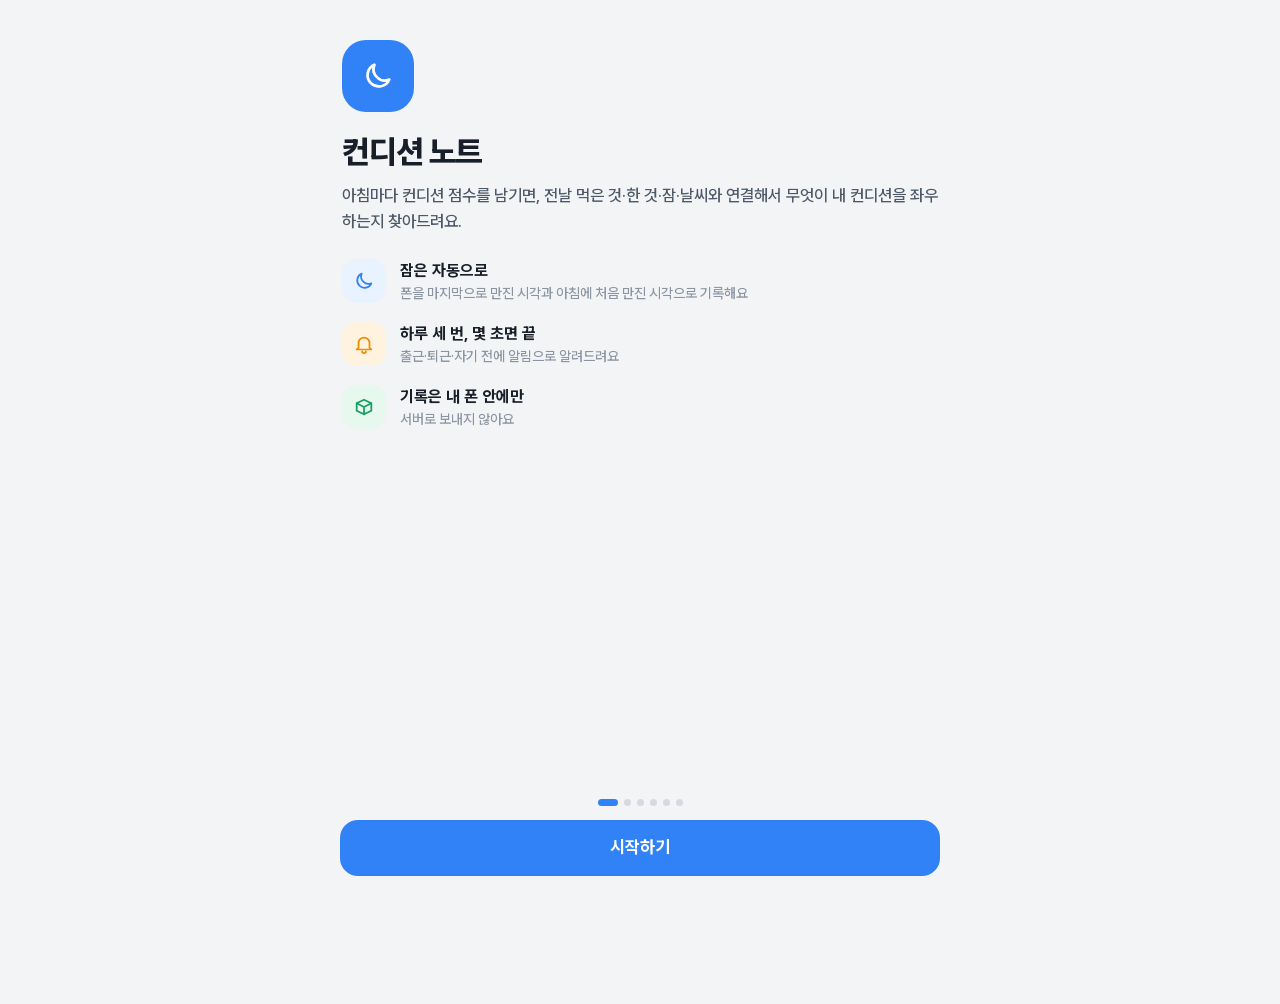
<file: condition-app/app/src/main/assets/www/index.html>
<!doctype html>
<html lang="ko">
<head>
<meta charset="utf-8">
<meta http-equiv="Content-Security-Policy" content="default-src 'none'; script-src 'self'; style-src 'self' 'unsafe-inline'; font-src 'self'; connect-src https://api.open-meteo.com https://air-quality-api.open-meteo.com">
<meta name="viewport" content="width=device-width, initial-scale=1, viewport-fit=cover">
<title>컨디션 노트</title>
<link rel="stylesheet" href="style.css">
</head>
<body>
<main id="view"></main>
<nav id="tabs" aria-label="화면 이동"></nav>
<div id="sheet"></div>
<div id="toast" role="status" hidden></div>
<script src="logic.js"></script>
<script src="sleep.js"></script>
<script src="views.js"></script>
<script src="app.js"></script>
</body>
</html>
</file>
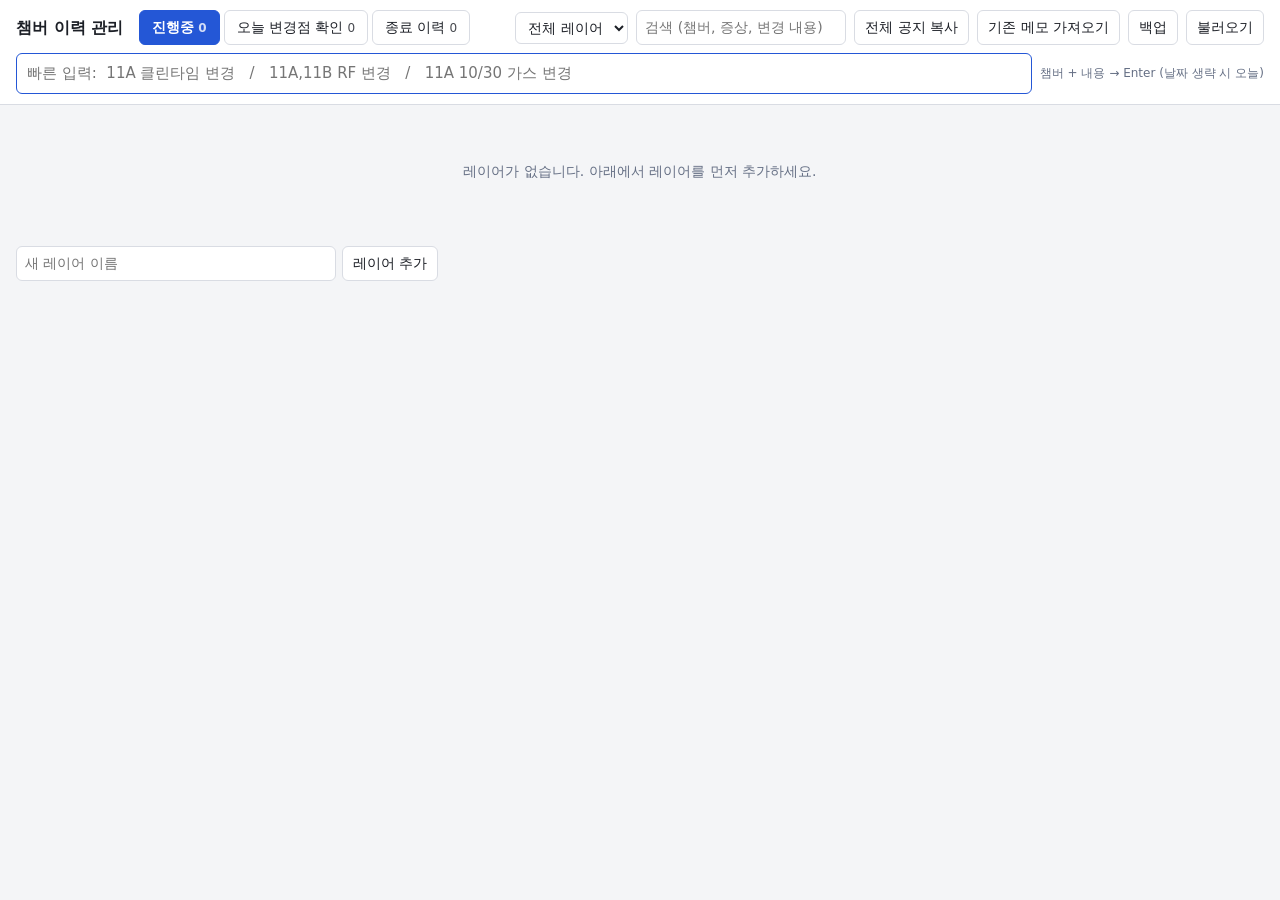
<file: chamber-log.html>
<!doctype html>
<html lang="ko">
<head>
<meta charset="utf-8">
<meta name="viewport" content="width=device-width, initial-scale=1">
<title>챔버 이력 관리</title>
<style>
:root{
  --bg:#f4f5f7; --panel:#fff; --line:#d9dce3; --text:#1c1f26; --sub:#667085;
  --accent:#2457d6; --accent-weak:#e8eefc; --danger:#c62828; --ok:#1b7f4b; --chip:#eef0f4; --today:#fff3c4; --today-line:#e0b400;
}
@media (prefers-color-scheme: dark){
  :root{ --bg:#15171c; --panel:#1f2229; --line:#343843; --text:#e7e9ee; --sub:#9aa3b2;
    --accent:#7aa2ff; --accent-weak:#263453; --danger:#ff7b7b; --ok:#5fd39a; --chip:#2a2e38; --today:#4a3f10; --today-line:#b89400; }
}
*{box-sizing:border-box}
body{margin:0;background:var(--bg);color:var(--text);font:14px/1.5 "Malgun Gothic","Apple SD Gothic Neo",system-ui,sans-serif}
header{position:sticky;top:0;z-index:5;background:var(--panel);border-bottom:1px solid var(--line);padding:10px 16px}
.top{display:flex;gap:8px;align-items:center;flex-wrap:wrap}
h1{font-size:16px;margin:0 8px 0 0}
.tabs{display:flex;gap:4px}
.tabs button{border:1px solid var(--line);background:transparent;color:var(--text);padding:6px 12px;border-radius:6px;cursor:pointer;font:inherit}
.tabs button.on{background:var(--accent);border-color:var(--accent);color:#fff;font-weight:600}
.tabs .n{opacity:.8;font-size:12px;margin-left:4px}
.spacer{flex:1}
input,select,button{font:inherit;color:inherit}
input,select{background:var(--panel);border:1px solid var(--line);border-radius:6px;padding:6px 8px;min-width:0}
input:focus,select:focus{outline:2px solid var(--accent);outline-offset:-1px}
button{cursor:pointer}
.btn{border:1px solid var(--line);background:var(--panel);border-radius:6px;padding:6px 10px}
.btn:hover{background:var(--chip)}
.btn.primary{background:var(--accent);border-color:var(--accent);color:#fff;font-weight:600}
.btn.sm{padding:2px 8px;font-size:12px}
.btn.ok{color:var(--ok);border-color:var(--ok)}
.btn.danger{color:var(--danger)}
.quick{display:flex;gap:8px;align-items:center;margin-top:8px}
.quick input{flex:1;font-size:15px;padding:8px 10px;border-color:var(--accent)}
.quick .hint{color:var(--sub);font-size:12px;white-space:nowrap}
main{max-width:1400px;margin:0 auto;padding:16px}
.layer{margin-bottom:22px}
.layer-h{display:flex;align-items:center;gap:6px;margin:0 0 6px;padding-bottom:4px;border-bottom:2px solid var(--accent)}
.layer-h h2{font-size:15px;margin:0 4px 0 0}
.layer-h .cnt{color:var(--sub);font-size:12px}
.lmemo{display:block;width:100%;margin-bottom:6px;border:0;border-bottom:1px dashed var(--line);border-radius:0;background:transparent;padding:3px 4px;color:var(--text)}
.lmemo:not(:placeholder-shown){font-weight:600}
.grid{background:var(--panel);border:1px solid var(--line);border-radius:8px;overflow:hidden}
.row{display:grid;grid-template-columns:72px 84px 190px 1fr auto;border-top:1px solid var(--line);align-items:stretch}
.row:first-child{border-top:0}
.row.head{background:var(--chip);color:var(--sub);font-size:12px}
.row.head>div{padding:3px 8px}
.row>*{border-right:1px solid var(--line)}
.row>*:last-child{border-right:0}
.row:focus-within:not(.head){background:var(--accent-weak)}
.chname{border:0;background:none;font-weight:700;font-size:15px;color:var(--accent);text-align:left;padding:4px 8px}
.chname:hover{text-decoration:underline}
.cell{border:0;border-radius:0;background:transparent;width:100%;padding:4px 8px}
.cell.wf{text-align:right}
.hist{display:flex;flex-wrap:wrap;gap:4px;padding:4px 6px;align-items:center}
.chip{border:1px solid var(--line);background:var(--chip);border-radius:4px;padding:1px 7px;white-space:nowrap}
button.chip:hover{border-color:var(--accent)}
.chip .d{color:var(--sub);margin-right:5px;font-variant-numeric:tabular-nums}
.chip.today{background:var(--today);border-color:var(--today-line)}
.rowinput{flex:1;min-width:150px;border:0;border-bottom:1px dashed var(--line);border-radius:0;background:transparent;padding:2px 4px}
.rowbtn{display:flex;gap:4px;align-items:center;padding:3px 6px}
.under{display:flex;gap:6px;margin-top:6px}
.under input{width:320px}
.closedinfo{padding:4px 8px;font-size:12px;color:var(--sub);white-space:nowrap}
.empty{color:var(--sub);text-align:center;padding:40px 0}
.daybar{display:flex;gap:6px;align-items:center;margin-bottom:12px;flex-wrap:wrap}
.dayrow{display:flex;gap:8px;padding:6px 10px;background:var(--panel);border:1px solid var(--line);border-radius:6px;margin-bottom:4px;flex-wrap:wrap}
.dayrow b{color:var(--accent)}
.dayrow .wf,.dayrow .sym{color:var(--sub)}
.dayrow .what{flex:1;min-width:200px;font-weight:600}
dialog{border:1px solid var(--line);border-radius:10px;background:var(--panel);color:var(--text);padding:16px;width:min(420px,92vw)}
dialog::backdrop{background:rgba(0,0,0,.4)}
dialog h3{margin:0 0 10px;font-size:15px}
dialog label{display:block;margin-bottom:8px;font-size:12px;color:var(--sub)}
dialog label input,dialog label select{display:block;width:100%;margin-top:2px;font-size:14px;color:var(--text)}
.daycols{display:grid;grid-template-columns:1fr 1fr;gap:18px;align-items:start}
.daycols h3{font-size:14px;margin:0 0 8px}
.daycols h4{font-size:13px;margin:10px 0 4px;color:var(--accent)}
.chk{display:flex;gap:8px;align-items:baseline;padding:5px 10px;background:var(--panel);border:1px solid var(--line);border-radius:6px;margin-bottom:4px;cursor:pointer}
.chk.done{opacity:.55;border-color:var(--ok)}
.chk .what{font-weight:600}
#dayMemo{display:block;width:100%;min-height:320px;font:14px/1.6 inherit;color:var(--text);background:var(--panel);border:1px solid var(--line);border-radius:8px;padding:10px;resize:vertical}
.alarm{display:flex;gap:6px;align-items:center;border:1px solid var(--line);border-radius:6px;padding:3px 8px;background:var(--panel)}
.alarm input[type=time]{padding:2px 6px}
.subnote{font-size:12px;color:var(--sub);margin-top:6px}
dialog pre{white-space:pre-wrap;word-break:break-all;max-height:50vh;overflow:auto;background:var(--chip);padding:10px;border-radius:6px;font:13px/1.6 inherit;margin:0}
@media (max-width:900px){ .daycols{grid-template-columns:1fr} }
dialog.wide{width:min(760px,94vw)}
dialog textarea{display:block;width:100%;height:180px;margin-top:2px;font:13px/1.5 inherit;color:var(--text);background:var(--panel);border:1px solid var(--line);border-radius:6px;padding:8px;white-space:pre;overflow:auto}
dialog .note{font-size:12px;color:var(--sub);margin:0 0 8px}
dialog .sum{font-size:13px;margin-top:6px;min-height:20px}
.pv{max-height:180px;overflow:auto;border:1px solid var(--line);border-radius:6px;margin-top:6px}
.pv>div{display:flex;flex-wrap:wrap;gap:6px;align-items:center;padding:3px 8px;border-top:1px solid var(--line)}
.pv>div:first-child{border-top:0}
.pv .pl{color:var(--sub);font-size:12px}.pv b{color:var(--accent)}.pv .pw{color:var(--sub)}.pv i{color:var(--sub)}
dialog menu{display:flex;justify-content:flex-end;gap:6px;padding:0;margin:12px 0 0}
#toast{position:fixed;left:50%;bottom:24px;transform:translateX(-50%);background:#222;color:#fff;padding:8px 14px;border-radius:6px;opacity:0;transition:opacity .2s;pointer-events:none;z-index:9}
#toast.show{opacity:.94}
@media (max-width:800px){ .row{grid-template-columns:60px 70px 1fr} .row>.hist,.row>.rowbtn{grid-column:1/-1;border-top:1px dashed var(--line)} .row.head{display:none} .quick .hint{display:none} }
</style>
</head>
<body>
<header>
  <div class="top">
    <h1>챔버 이력 관리</h1>
    <div class="tabs" id="tabs"></div>
    <span class="spacer"></span>
    <select id="layerFilter" title="레이어 필터"></select>
    <input id="q" type="search" placeholder="검색 (챔버, 증상, 변경 내용)" style="width:210px">
    <button class="btn" id="noticeAllBtn" title="모든 레이어를 챔버당 한 줄씩 텍스트로 복사">전체 공지 복사</button>
    <button class="btn" id="bulkBtn" title="메모장에 적어둔 기존 내용을 붙여넣어 한 번에 등록">기존 메모 가져오기</button>
    <button class="btn" id="exportBtn" title="JSON 파일로 백업">백업</button>
    <button class="btn" id="importBtn" title="백업 파일 불러오기">불러오기</button>
    <input type="file" id="importFile" accept=".json,application/json" hidden>
  </div>
  <form class="quick" id="quickForm" autocomplete="off">
    <input id="quick" placeholder="빠른 입력:  11A 클린타임 변경   /   11A,11B RF 변경   /   11A 10/30 가스 변경">
    <span class="hint">챔버 + 내용 → Enter (날짜 생략 시 오늘)</span>
  </form>
</header>
<main id="main"></main>
<dialog id="dlg"></dialog>
<div id="toast"></div>

<script>
'use strict';
const KEY = 'chamberLog.v2', OLD_KEY = 'chamberLog.v1';
const $ = s => document.querySelector(s);
const esc = s => String(s ?? '').replace(/[&<>"']/g, c => ({'&':'&amp;','<':'&lt;','>':'&gt;','"':'&quot;',"'":'&#39;'}[c]));
const uid = () => Date.now().toString(36) + Math.random().toString(36).slice(2, 7);
const natCmp = (a, b) => String(a).localeCompare(String(b), 'ko', {numeric: true, sensitivity: 'base'});
const same = (a, b) => String(a).trim().toLowerCase() === String(b).trim().toLowerCase();
const pad = n => String(n).padStart(2, '0');
const iso = d => `${d.getFullYear()}-${pad(d.getMonth() + 1)}-${pad(d.getDate())}`;
const today = () => iso(new Date());
function fmtDate(s) {
  if (!s) return '';
  const [y, m, d] = s.split('-');
  return (y === String(new Date().getFullYear()) ? '' : y.slice(2) + '/') + (+m) + '/' + (+d);
}
/* "10/30 내용" 처럼 앞에 날짜가 있으면 분리. 미래 날짜가 되면 작년으로 본다. */
/* 날짜 뒤에 이런 말이 오면 날짜가 아니라 변경 값(예: "20/20 을 100/100 으로")으로 본다 */
const NOT_DATE_NEXT = /^\s*(?:이라|에서|으로|을|를|로(?:\s|$)|→|->|~)/;
/* "M/D" 또는 "YY/M/D" 가 실제로 있는 날짜일 때만 yyyy-mm-dd 로 바꾼다. 26/26 같은 값은 null. */
function toIso(str) {
  const p = str.split('/').map(Number), now = new Date();
  const [mo, da] = p.slice(-2);
  let y = p.length === 3 ? 2000 + p[0] : now.getFullYear();
  if (mo < 1 || mo > 12 || da < 1 || da > 31) return null;
  let d = new Date(y, mo - 1, da);
  if (d.getMonth() !== mo - 1) return null;                 // 2/30 처럼 없는 날짜
  if (p.length === 2 && d - now > 86400000) d = new Date(y - 1, mo - 1, da); // 미래면 작년
  return iso(d);
}
function splitDate(text) {
  const m = text.match(/^((?:\d{2}\/)?\d{1,2}\/\d{1,2})\s+(.+)$/);
  const d = m && !NOT_DATE_NEXT.test(m[2]) && toIso(m[1]);
  return d ? {date: d, text: m[2].trim()} : {date: today(), text};
}

let S = normalize(load());
let tab = 'open';
let dayDate = today();

function load() {
  try {
    const r = JSON.parse(localStorage.getItem(KEY));
    if (r && Array.isArray(r.layers)) return normalize(r);
  } catch (e) {}
  try { // 이전 버전(카드형) 데이터 변환
    const o = JSON.parse(localStorage.getItem(OLD_KEY));
    if (o && Array.isArray(o.issues)) {
      const s = {layers: [], archive: []};
      for (const i of o.issues) {
        if (i.status === 'closed') { s.archive.push({id: i.id, layer: i.layer, chamber: i.chamber, wafers: i.wafers || '', symptom: i.symptom || '', actions: i.actions || [], closedAt: i.closedAt, closeReason: i.closeReason, closeMemo: i.closeMemo || ''}); continue; }
        let L = s.layers.find(l => same(l.name, i.layer));
        if (!L) s.layers.push(L = {id: uid(), name: i.layer, chambers: []});
        const c = L.chambers.find(c => same(c.name, i.chamber));
        if (c) c.actions.push(...(i.actions || []));
        else L.chambers.push({id: uid(), name: i.chamber, wafers: i.wafers || '', symptom: i.symptom || '', actions: i.actions || []});
      }
      return s;
    }
  } catch (e) {}
  return {layers: [], archive: []};
}
function normalize(s) {
  s.archive = Array.isArray(s.archive) ? s.archive : [];
  s.layers = Array.isArray(s.layers) ? s.layers : [];
  s.notes = s.notes && typeof s.notes === 'object' ? s.notes : {};     // 날짜별 기타 변경점 메모
  s.checked = s.checked && typeof s.checked === 'object' ? s.checked : {}; // 날짜별 확인 완료 항목
  s.alarm = s.alarm && typeof s.alarm === 'object' ? s.alarm : {on: false, time: '17:30'};
  for (const l of s.layers) {
    l.id = l.id || uid(); l.chambers = Array.isArray(l.chambers) ? l.chambers : [];
    for (const c of l.chambers) { c.id = c.id || uid(); c.wafers = c.wafers || ''; c.symptom = c.symptom || ''; c.actions = Array.isArray(c.actions) ? c.actions : []; }
  }
  for (const a of s.archive) { a.id = a.id || uid(); a.actions = Array.isArray(a.actions) ? a.actions : []; }
  return s;
}
function persist() {
  try { localStorage.setItem(KEY, JSON.stringify(S)); }
  catch (e) { toast('브라우저 저장 실패 - 백업 버튼으로 파일 저장하세요'); }
}
function save() { persist(); render(); }
function toast(msg) {
  const t = $('#toast'); t.textContent = msg; t.classList.add('show');
  clearTimeout(toast.h); toast.h = setTimeout(() => t.classList.remove('show'), 2200);
}
async function copy(text) {
  try { await navigator.clipboard.writeText(text); }
  catch (e) {
    const ta = document.createElement('textarea'); ta.value = text; document.body.appendChild(ta);
    ta.select(); document.execCommand('copy'); ta.remove();
  }
  toast('복사했습니다');
}

/* ---------- 데이터 헬퍼 ---------- */
const sortedActs = c => [...c.actions].sort((a, b) => a.date.localeCompare(b.date));
const hasContent = c => !!(c.wafers || c.symptom || c.actions.length);
const headLine = (name, c) => [name, c.wafers ? c.wafers + '매' : '', c.symptom].filter(Boolean).join(' ');
const actsLine = c => sortedActs(c).map(a => `${fmtDate(a.date)} ${a.text}`).join(', ');
const chLine = c => [headLine(c.name, c), actsLine(c)].filter(Boolean).join(' ');
const arLine = a => [headLine(a.chamber, a), actsLine(a)].filter(Boolean).join(' ') + ` → ${fmtDate(a.closedAt)} ${a.closeReason}${a.closeMemo ? ' ' + a.closeMemo : ''}`;
/* 공지용: 레이어 제목 아래로 챔버당 한 줄 (챔버 안에서는 줄바꿈 없음) */
const noticeLine = l => `[${l.name}]\n` + (l.memo ? `※ ${l.memo}\n` : '') + [...l.chambers].filter(hasContent).sort((a, c) => natCmp(a.name, c.name)).map(c => '- ' + chLine(c)).join('\n');
function findCh(cid) {
  for (const layer of S.layers) { const ch = layer.chambers.find(c => c.id === cid); if (ch) return {layer, ch}; }
  return {};
}
const lf = () => $('#layerFilter').value;
const query = () => $('#q').value.trim().toLowerCase();
const match = (...parts) => { const q = query(); return !q || parts.join(' ').toLowerCase().includes(q); };

/* ---------- 입력 대화상자 ---------- */
function ask(title, fields, okLabel = '저장', extra) {
  return new Promise(res => {
    const dlg = $('#dlg');
    dlg.innerHTML = `<form method="dialog"><h3>${esc(title)}</h3>` + fields.map(f => {
      if (f.type === 'select')
        return `<label>${esc(f.label)}<select name="${f.name}">${f.options.map(o => `<option${o === f.value ? ' selected' : ''}>${esc(o)}</option>`).join('')}</select></label>`;
      return `<label>${esc(f.label)}<input name="${f.name}" type="${f.type || 'text'}" value="${esc(f.value ?? '')}"${f.required ? ' required' : ''} autocomplete="off"></label>`;
    }).join('') + `<menu>${extra ? `<button class="btn danger" value="extra" formnovalidate>${esc(extra)}</button><span class="spacer"></span>` : ''}<button class="btn" value="cancel" formnovalidate>취소</button><button class="btn primary" value="ok">${esc(okLabel)}</button></menu></form>`;
    dlg.returnValue = '';
    dlg.onclose = () => {
      if (dlg.returnValue === 'extra') return res({_extra: true});
      if (dlg.returnValue !== 'ok') return res(null);
      const o = {};
      for (const f of fields) o[f.name] = dlg.querySelector(`[name="${f.name}"]`).value.trim();
      res(o);
    };
    dlg.showModal();
  });
}

/* ---------- 렌더링 ---------- */
function render() {
  const nOpen = S.layers.reduce((n, l) => n + l.chambers.filter(hasContent).length, 0);
  $('#tabs').innerHTML = [['open', '진행중', nOpen], ['day', '오늘 변경점 확인', dayEntries(today(), true).length + memoOf(today()).split('\n').filter(x => x.trim()).length], ['closed', '종료 이력', S.archive.length]]
    .map(([k, l, n]) => `<button data-tab="${k}" class="${tab === k ? 'on' : ''}">${l}<span class="n">${n}</span></button>`).join('');

  const sel = $('#layerFilter'), cur = sel.value;
  const names = [...new Set([...S.layers.map(l => l.name), ...S.archive.map(a => a.layer)])];
  sel.innerHTML = '<option value="">전체 레이어</option>' + names.map(n => `<option${n === cur ? ' selected' : ''}>${esc(n)}</option>`).join('');
  $('#quickForm').style.display = tab === 'open' ? '' : 'none';

  $('#main').innerHTML = tab === 'open' ? openHtml() : tab === 'closed' ? closedHtml() : dayHtml();
}

function chip(a, editable) {
  const cls = 'chip' + (a.date === today() ? ' today' : '');
  const inner = `<span class="d">${fmtDate(a.date)}</span>${esc(a.text)}`;
  return editable ? `<button class="${cls}" data-act="editAct" data-aid="${a.id}" title="눌러서 수정/삭제">${inner}</button>` : `<span class="${cls}">${inner}</span>`;
}

function openHtml() {
  const f = lf();
  const secs = S.layers.filter(l => !f || l.name === f).map((l, idx) => {
    const rows = [...l.chambers].sort((a, b) => natCmp(a.name, b.name))
      .filter(c => match(l.name, c.name, c.wafers, c.symptom, ...c.actions.map(a => a.text)));
    return `<section class="layer" data-lid="${l.id}">
      <div class="layer-h"><h2>${esc(l.name)}</h2><span class="cnt">진행 ${l.chambers.filter(hasContent).length} / 챔버 ${l.chambers.length}</span><span class="spacer"></span>
        <button class="btn sm primary" data-act="copyNotice" title="이 레이어를 챔버당 한 줄씩 텍스트로 복사">공지 복사</button>
        <button class="btn sm" data-act="layerUp" title="위로">▲</button><button class="btn sm" data-act="layerDown" title="아래로">▼</button>
        <button class="btn sm" data-act="renameLayer">이름 변경</button><button class="btn sm danger" data-act="delLayer">삭제</button></div>
      <input class="lmemo" data-lmemo value="${esc(l.memo || '')}" placeholder="레이어 메모 (한 줄)" autocomplete="off">
      ${rows.length ? `<div class="grid"><div class="row head"><div>챔버</div><div>최초매수</div><div>증상</div><div>변경 이력 →</div><div></div></div>
      ${rows.map(c => `<div class="row" data-cid="${c.id}">
        <button class="chname" data-act="editCh" title="챔버 이름 변경/삭제">${esc(c.name)}</button>
        <input class="cell wf" data-col="wafers" value="${esc(c.wafers)}" inputmode="numeric" placeholder="매수">
        <input class="cell" data-col="symptom" value="${esc(c.symptom)}" placeholder="증상">
        <div class="hist">${sortedActs(c).map(a => chip(a, true)).join('')}<input class="rowinput" data-col="act" placeholder="+ 변경 내용 입력 후 Enter"></div>
        <div class="rowbtn"><button class="btn sm" data-act="copyCh">복사</button><button class="btn sm ok" data-act="closeCh">완료</button></div>
      </div>`).join('')}</div>` : (l.chambers.length ? '' : '<div class="empty" style="padding:12px 0">아래 칸에 챔버 이름을 적어 추가하세요.</div>')}
      <form class="under" data-form="addCh" autocomplete="off"><input name="names" placeholder="챔버 추가 (여러 개: 11A 11B 12A)" required><button class="btn sm">추가</button></form>
    </section>`;
  }).join('');
  return (secs || '<div class="empty">레이어가 없습니다. 아래에서 레이어를 먼저 추가하세요.</div>') +
    `<form class="under" data-form="addLayer" autocomplete="off" style="margin-top:24px"><input name="name" placeholder="새 레이어 이름" required><button class="btn">레이어 추가</button></form>`;
}

function closedHtml() {
  const f = lf();
  const list = S.archive.filter(a => (!f || a.layer === f) && match(a.layer, a.chamber, a.wafers, a.symptom, a.closeReason, a.closeMemo, ...a.actions.map(x => x.text)));
  if (!list.length) return '<div class="empty">종료된 이력이 없습니다.</div>';
  const m = new Map();
  for (const a of list) { if (!m.has(a.layer)) m.set(a.layer, []); m.get(a.layer).push(a); }
  return [...m.entries()].map(([name, as]) => `<section class="layer">
    <div class="layer-h"><h2>${esc(name)}</h2><span class="cnt">${as.length}건</span><span class="spacer"></span>
      <button class="btn sm" data-act="copyArLayer" data-layer="${esc(name)}">전체 복사</button></div>
    <div class="grid"><div class="row head"><div>챔버</div><div>최초매수</div><div>증상</div><div>변경 이력 → 종료</div><div></div></div>
    ${as.sort((a, b) => (b.closedAt || '').localeCompare(a.closedAt || '') || natCmp(a.chamber, b.chamber)).map(a => `<div class="row" data-arid="${a.id}">
      <div class="chname">${esc(a.chamber)}</div>
      <div class="cell wf">${esc(a.wafers)}</div>
      <div class="cell">${esc(a.symptom)}</div>
      <div class="hist">${sortedActs(a).map(x => chip(x)).join('')}<span class="closedinfo">→ ${fmtDate(a.closedAt)} ${esc(a.closeReason)}${a.closeMemo ? ' · ' + esc(a.closeMemo) : ''}</span></div>
      <div class="rowbtn"><button class="btn sm" data-act="copyAr">복사</button><button class="btn sm" data-act="restore">되돌리기</button><button class="btn sm danger" data-act="delAr">삭제</button></div>
    </div>`).join('')}</div></section>`).join('');
}

function dayEntries(d, all) {
  const out = [];
  for (const l of S.layers) for (const c of l.chambers) for (const a of c.actions)
    if (a.date === d) out.push({key: a.id, layer: l.name, chamber: c.name, wafers: c.wafers, symptom: c.symptom, text: a.text});
  for (const r of S.archive) {
    for (const a of r.actions) if (a.date === d) out.push({key: a.id, layer: r.layer, chamber: r.chamber, wafers: r.wafers, symptom: r.symptom, text: a.text});
    if (r.closedAt === d) out.push({key: 'close:' + r.id, layer: r.layer, chamber: r.chamber, wafers: r.wafers, symptom: r.symptom, text: `[종료] ${r.closeReason}${r.closeMemo ? ' ' + r.closeMemo : ''}`});
  }
  if (all) return out;
  const f = lf();
  return out.filter(e => (!f || e.layer === f) && match(e.layer, e.chamber, e.symptom, e.text));
}
function dayGroups(d, all) {
  const m = new Map();
  for (const e of dayEntries(d, all)) { if (!m.has(e.layer)) m.set(e.layer, []); m.get(e.layer).push(e); }
  return [...m.entries()].map(([l, es]) => [l, es.sort((a, b) => natCmp(a.chamber, b.chamber))]);
}
const memoOf = d => (S.notes[d] || '').trim();
/* 그 날짜의 변경점 전체를 텍스트로: 표에 입력한 것 + 기타 메모 */
function dayText(d, all) {
  const g = dayGroups(d, all), m = memoOf(d);
  return `[${fmtDate(d)} 변경점]\n` +
    (g.map(([l, es]) => `[${l}]\n` + es.map(e => `${headLine(e.chamber, e)} - ${e.text}`).join('\n')).join('\n\n') || '(표에 입력한 변경 없음)') +
    (m ? `\n\n[기타 변경점]\n${m}` : '');
}
function dayHtml() {
  const groups = dayGroups(dayDate), done = new Set(S.checked[dayDate] || []);
  const total = groups.reduce((n, g) => n + g[1].length, 0), nDone = groups.reduce((n, g) => n + g[1].filter(e => done.has(e.key)).length, 0);
  return `<div class="daybar">
      <button class="btn" data-act="dayShift" data-n="-1">◀ 이전</button>
      <input type="date" id="dayDate" value="${dayDate}">
      <button class="btn" data-act="dayShift" data-n="1">다음 ▶</button>
      <button class="btn" data-act="dayToday">오늘</button>
      <span class="spacer"></span>
      <span class="alarm"><label><input type="checkbox" id="alarmOn"${S.alarm.on ? ' checked' : ''}> 확인 알림</label>
        <input type="time" id="alarmTime" value="${esc(S.alarm.time)}">
        <button class="btn sm" data-act="testAlarm">테스트</button></span>
      <button class="btn primary" data-act="copyDay">텍스트로 복사</button>
    </div>
    <div class="daycols">
      <div>
        <h3>표에 입력한 변경점 (자동) <span class="cnt" style="font-weight:400;color:var(--sub)">· 이상 없음 확인 ${nDone}/${total}</span></h3>
        ${groups.length ? groups.map(([l, es]) => `<h4>[${esc(l)}]</h4>` + es.map(e => `<label class="chk${done.has(e.key) ? ' done' : ''}">
          <input type="checkbox" data-key="${esc(e.key)}"${done.has(e.key) ? ' checked' : ''}>
          <span>${esc(headLine(e.chamber, e))} - <span class="what">${esc(e.text)}</span></span></label>`).join('')).join('')
          : `<div class="empty" style="padding:24px 0">${fmtDate(dayDate)} 에 표에 입력한 변경이 없습니다.</div>`}
        <div class="subnote">이상 여부를 확인한 항목은 체크하세요.</div>
      </div>
      <div>
        <h3>기타 변경점 메모 (표에 안 적은 것)</h3>
        <textarea id="dayMemo" spellcheck="false" placeholder="표에는 안 적지만 오늘 넣은 변경점을 자유롭게 적으세요.&#10;예) 11C 레시피 스텝3 시간 +2초&#10;예) 12A 더미 런 추가">${esc(S.notes[dayDate] || '')}</textarea>
        <div class="subnote">적는 즉시 자동 저장됩니다. 알림과 복사에 함께 포함됩니다.</div>
      </div>
    </div>
    <div class="subnote" style="margin-top:14px">확인 알림은 이 페이지가 브라우저에 열려 있을 때만 울립니다 (다른 탭을 보고 있어도 됩니다). 설정 시각이 지난 뒤에 페이지를 열면 열자마자 한 번 알려줍니다.</div>`;
}

/* ---------- 퇴근 전 확인 알림 ---------- */
const FIRED_KEY = 'chamberLog.alarmFired';
const BASE_TITLE = document.title;
function beep() {
  try {
    const ac = new (window.AudioContext || window.webkitAudioContext)();
    [0, 0.25, 0.5].forEach(t => {
      const o = ac.createOscillator(), g = ac.createGain();
      o.frequency.value = 880; g.gain.value = 0.15; o.connect(g); g.connect(ac.destination);
      o.start(ac.currentTime + t); o.stop(ac.currentTime + t + 0.15);
    });
  } catch (e) {}
}
function fireAlarm() {
  const text = dayText(today(), true);
  try {
    if ('Notification' in window && Notification.permission === 'granted') {
      const n = new Notification('퇴근 전 변경점 확인', {body: text.slice(0, 300)});
      n.onclick = () => window.focus();
    }
  } catch (e) {}
  beep();
  document.title = '🔔 변경점 확인! - ' + BASE_TITLE;
  const dlg = $('#dlg');
  dlg.className = 'wide';
  dlg.innerHTML = `<form method="dialog"><h3>🔔 퇴근 전 변경점 확인</h3>
    <p class="note">오늘 넣은 변경점입니다. 이상 여부를 확인하고, 표에 안 적은 변경점이 더 없는지도 확인하세요.</p>
    <pre>${esc(text)}</pre>
    <menu><button class="btn" value="cancel">닫기</button><button class="btn primary" value="ok">확인 화면으로 이동</button></menu></form>`;
  dlg.returnValue = '';
  dlg.onclose = () => {
    dlg.className = ''; document.title = BASE_TITLE;
    if (dlg.returnValue === 'ok') { tab = 'day'; dayDate = today(); render(); }
  };
  dlg.showModal();
}
function checkAlarm() {
  const a = S.alarm;
  if (!a.on || !a.time || $('#dlg').open) return; // 다른 창이 떠 있으면 다음 주기에 다시 시도
  const now = new Date(), hm = pad(now.getHours()) + ':' + pad(now.getMinutes()), mark = today() + ' ' + a.time;
  let fired = null; try { fired = localStorage.getItem(FIRED_KEY); } catch (e) {}
  if (hm >= a.time && fired !== mark) {
    try { localStorage.setItem(FIRED_KEY, mark); } catch (e) {}
    fireAlarm();
  }
}
setInterval(checkAlarm, 20000);

/* ---------- 이벤트 ---------- */
$('#tabs').addEventListener('click', e => { const b = e.target.closest('[data-tab]'); if (b) { tab = b.dataset.tab; render(); } });
$('#q').addEventListener('input', render);
$('#layerFilter').addEventListener('change', render);

function addAction(ch, raw) {
  const {date, text} = splitDate(raw.trim());
  if (!text) return false;
  ch.actions.push({id: uid(), date, text});
  return true;
}

/* 빠른 입력: "11A 내용", "11A,11B 내용", "11A 10/30 내용" */
$('#quickForm').addEventListener('submit', e => {
  e.preventDefault();
  const v = $('#quick').value.trim();
  const m = v.match(/^(\S+)\s+(.+)$/);
  if (!m) return toast('형식: 챔버 내용  (예: 11A 클린타임 변경)');
  const f = lf(), targets = [];
  for (const name of m[1].split(',').filter(Boolean)) {
    const hits = [];
    for (const l of S.layers) if (!f || l.name === f) for (const c of l.chambers) if (same(c.name, name)) hits.push({l, c});
    if (!hits.length) return toast(`챔버 "${name}" 이(가) 없습니다. 먼저 챔버를 추가하세요.`);
    if (hits.length > 1) return toast(`"${name}" 이(가) 여러 레이어(${hits.map(h => h.l.name).join(', ')})에 있습니다. 오른쪽 위에서 레이어를 선택하세요.`);
    targets.push(hits[0].c);
  }
  targets.forEach(c => addAction(c, m[2]));
  $('#quick').value = '';
  save(); $('#quick').focus();
  toast(`${targets.map(c => c.name).join(', ')} 에 추가했습니다`);
});

$('#main').addEventListener('keydown', e => {
  const t = e.target, col = t.dataset?.col;
  if (!col || e.isComposing) return;
  const row = t.closest('.row');
  if (e.key === 'Enter') {
    e.preventDefault();
    if (col === 'act') {
      const {ch} = findCh(row.dataset.cid);
      if (ch && addAction(ch, t.value)) { save(); document.querySelector(`.row[data-cid="${ch.id}"] .rowinput`)?.focus(); }
    } else row.querySelector(col === 'wafers' ? '[data-col=symptom]' : '[data-col=act]').focus();
  } else if (e.key === 'ArrowDown' || e.key === 'ArrowUp') {
    const all = [...document.querySelectorAll(`#main [data-col="${col}"]`)];
    const n = all[all.indexOf(t) + (e.key === 'ArrowDown' ? 1 : -1)];
    if (n) { e.preventDefault(); n.focus(); n.select?.(); }
  }
});

$('#main').addEventListener('change', e => {
  const t = e.target;
  if (t.id === 'dayDate' && t.value) { dayDate = t.value; render(); return; }
  if (t.dataset.lmemo !== undefined) {
    const l = S.layers.find(l => l.id === t.closest('.layer').dataset.lid);
    if (l) { l.memo = t.value.trim(); t.value = l.memo; persist(); }
    return;
  }
  if (t.dataset.key) {
    const set = new Set(S.checked[dayDate] || []);
    t.checked ? set.add(t.dataset.key) : set.delete(t.dataset.key);
    if (set.size) S.checked[dayDate] = [...set]; else delete S.checked[dayDate];
    save(); return;
  }
  if (t.id === 'alarmOn' || t.id === 'alarmTime') {
    S.alarm = {on: $('#alarmOn').checked, time: $('#alarmTime').value || '17:30'};
    persist();
    if (S.alarm.on) {
      try { if ('Notification' in window && Notification.permission === 'default') Notification.requestPermission(); } catch (err) {}
      toast(`매일 ${S.alarm.time} 에 알려드립니다 (페이지가 열려 있어야 합니다)`);
      checkAlarm();
    } else toast('확인 알림을 껐습니다');
    return;
  }
  const col = t.dataset.col;
  if (col === 'wafers' || col === 'symptom') {
    const {ch} = findCh(t.closest('.row').dataset.cid);
    if (!ch) return;
    ch[col] = col === 'wafers' ? t.value.replace(/[^\d]/g, '') : t.value.trim();
    t.value = ch[col];
    persist(); // 포커스를 유지하려고 화면은 다시 그리지 않음
  }
});

$('#main').addEventListener('input', e => {
  if (e.target.id !== 'dayMemo') return;
  if (e.target.value.trim()) S.notes[dayDate] = e.target.value; else delete S.notes[dayDate];
  persist(); // 입력 중 포커스를 유지하려고 화면은 다시 그리지 않음
});

$('#main').addEventListener('submit', e => {
  e.preventDefault();
  const f = e.target;
  if (f.dataset.form === 'addLayer') {
    const name = f.name.value.trim();
    if (S.layers.some(l => same(l.name, name))) return toast('같은 이름의 레이어가 이미 있습니다');
    const l = {id: uid(), name, chambers: []};
    S.layers.push(l); save();
    document.querySelector(`.layer[data-lid="${l.id}"] [name=names]`)?.focus();
  } else if (f.dataset.form === 'addCh') {
    const l = S.layers.find(l => l.id === f.closest('.layer').dataset.lid);
    const skipped = [];
    for (const name of f.names.value.split(/[\s,]+/).filter(Boolean)) {
      if (l.chambers.some(c => same(c.name, name))) skipped.push(name);
      else l.chambers.push({id: uid(), name, wafers: '', symptom: '', actions: []});
    }
    save();
    if (skipped.length) toast(`이미 있는 챔버는 건너뜀: ${skipped.join(', ')}`);
    document.querySelector(`.layer[data-lid="${l.id}"] [name=names]`)?.focus();
  }
});

$('#main').addEventListener('click', async e => {
  const b = e.target.closest('button[data-act]'); if (!b) return;
  const act = b.dataset.act;
  const lid = b.closest('.layer')?.dataset.lid, layer = S.layers.find(l => l.id === lid), li = S.layers.indexOf(layer);
  const {ch, layer: chLayer} = findCh(b.closest('.row')?.dataset.cid);
  const ar = S.archive.find(a => a.id === b.closest('.row')?.dataset.arid);

  if (act === 'copyCh') copy(chLine(ch));
  else if (act === 'copyNotice') { if (layer.chambers.some(hasContent)) copy(noticeLine(layer)); else toast('복사할 내용이 없습니다'); }
  else if (act === 'layerUp' || act === 'layerDown') {
    const j = li + (act === 'layerUp' ? -1 : 1);
    if (j >= 0 && j < S.layers.length) { [S.layers[li], S.layers[j]] = [S.layers[j], S.layers[li]]; save(); }
  }
  else if (act === 'renameLayer') {
    const r = await ask('레이어 이름 변경', [{name: 'name', label: '레이어 이름', value: layer.name, required: true}]);
    if (!r || !r.name || r.name === layer.name) return;
    if (S.layers.some(l => l !== layer && same(l.name, r.name))) return toast('같은 이름의 레이어가 이미 있습니다');
    S.archive.forEach(a => { if (a.layer === layer.name) a.layer = r.name; });
    layer.name = r.name; save();
  }
  else if (act === 'delLayer') {
    const n = layer.chambers.filter(hasContent).length;
    if (confirm(`레이어 "${layer.name}" 을(를) 삭제할까요?` + (n ? `\n\n진행중인 챔버 ${n}개의 내용도 함께 사라집니다. 되돌릴 수 없습니다.` : ''))) { S.layers.splice(li, 1); save(); }
  }
  else if (act === 'editCh') {
    const r = await ask('챔버', [{name: 'name', label: '챔버 이름', value: ch.name, required: true}], '저장', '챔버 삭제');
    if (!r) return;
    if (r._extra) {
      if (confirm(`챔버 "${ch.name}" 줄을 삭제할까요?` + (hasContent(ch) ? '\n적힌 내용도 함께 사라집니다.' : ''))) { chLayer.chambers = chLayer.chambers.filter(c => c !== ch); save(); }
    } else if (r.name) {
      if (chLayer.chambers.some(c => c !== ch && same(c.name, r.name))) return toast('같은 이름의 챔버가 이미 있습니다');
      ch.name = r.name; save();
    }
  }
  else if (act === 'editAct') {
    const a = ch.actions.find(x => x.id === b.dataset.aid);
    const r = await ask(`${ch.name} 변경 내용`, [{name: 'date', label: '날짜', type: 'date', value: a.date, required: true}, {name: 'text', label: '내용', value: a.text, required: true}], '저장', '삭제');
    if (!r) return;
    if (r._extra) ch.actions = ch.actions.filter(x => x !== a); else Object.assign(a, r);
    save();
  }
  else if (act === 'closeCh') {
    if (!hasContent(ch)) return toast('적힌 내용이 없는 챔버입니다');
    const r = await ask(`${ch.name} 종료 처리`, [
      {name: 'closeReason', label: '사유', type: 'select', options: ['PM', '수리', '기타'], value: 'PM'},
      {name: 'closedAt', label: '종료일', type: 'date', value: today(), required: true},
      {name: 'closeMemo', label: '메모 (선택)', value: ''}], '종료 이력으로 이동');
    if (!r) return;
    S.archive.push({id: uid(), layer: chLayer.name, chamber: ch.name, wafers: ch.wafers, symptom: ch.symptom, actions: ch.actions, ...r});
    Object.assign(ch, {wafers: '', symptom: '', actions: []});
    save(); toast(`${ch.name} 을(를) 종료 이력으로 옮기고 줄을 비웠습니다`);
  }
  else if (act === 'copyAr') copy(arLine(ar));
  else if (act === 'copyArLayer') copy(`■ ${b.dataset.layer}\n` + S.archive.filter(a => a.layer === b.dataset.layer).map(arLine).join('\n'));
  else if (act === 'restore') {
    let l = S.layers.find(l => same(l.name, ar.layer));
    if (!l) S.layers.push(l = {id: uid(), name: ar.layer, chambers: []});
    let c = l.chambers.find(c => same(c.name, ar.chamber));
    if (c && hasContent(c)) return toast(`${ar.chamber} 줄에 이미 진행중인 내용이 있어 되돌릴 수 없습니다`);
    if (!c) l.chambers.push(c = {id: uid(), name: ar.chamber});
    Object.assign(c, {wafers: ar.wafers, symptom: ar.symptom, actions: ar.actions});
    S.archive = S.archive.filter(a => a !== ar); save(); toast('진행중으로 되돌렸습니다');
  }
  else if (act === 'delAr') { if (confirm(`${arLine(ar)}\n\n이 이력을 완전히 삭제할까요? 되돌릴 수 없습니다.`)) { S.archive = S.archive.filter(a => a !== ar); save(); } }
  else if (act === 'dayShift') { const d = new Date(dayDate + 'T00:00:00'); d.setDate(d.getDate() + (+b.dataset.n)); dayDate = iso(d); render(); }
  else if (act === 'dayToday') { dayDate = today(); render(); }
  else if (act === 'copyDay') copy(dayText(dayDate));
  else if (act === 'testAlarm') fireAlarm();
});

$('#noticeAllBtn').addEventListener('click', () => {
  const f = lf(), ls = S.layers.filter(l => (!f || l.name === f) && l.chambers.some(hasContent));
  if (ls.length) copy(ls.map(noticeLine).join('\n\n')); else toast('복사할 내용이 없습니다');
});
/* ---------- 기존 메모 붙여넣기 가져오기 ---------- */
/* 메모장 양식을 유연하게 읽는다.
   - 챔버 줄: "- cvd09_d 상단맵 7/1 어쩌구" (맨 앞 "-" 는 있어도 없어도 됨, 매수는 "2232매" 또는 "2232" 로 있어도 없어도 됨)
   - 레이어 줄: "[CVD]", "■ CVD", 또는 ("-" 로 챔버를 구분하는 메모라면) "-" 없이 적힌 제목 줄
   - 날짜로 시작하는 줄, "-" 없이 날짜가 들어 있는 줄은 바로 위 챔버의 이력으로 이어 붙인다.
   - 26/26, 100/100 처럼 날짜가 될 수 없는 값, "20/20 을" 처럼 조사가 붙은 값은 날짜로 보지 않는다. */
function parseBulk(text, defLayer) {
  let layer = defLayer, cur = null; const items = [], bad = [];
  const lines = text.split(/\r?\n/).map(x => x.trim()).filter(Boolean);
  const BUL = /^[-•·*▶]+\s*/;
  const dashMode = lines.some(l => BUL.test(l));
  const clean = t => t.replace(/^[\s,]+|[\s,]+$/g, '');
  const split = rest => {
    const re = /(?:^|(?<=[\s,]))((?:\d{2}\/)?\d{1,2}\/\d{1,2})(?=\s|$)/g, marks = [];
    let m;
    while ((m = re.exec(rest))) {
      const end = m.index + m[0].length, d = !NOT_DATE_NEXT.test(rest.slice(end)) && toIso(m[1]);
      if (d) marks.push({start: m.index, end, d});
    }
    const actions = marks.map((k, n) => ({id: uid(), date: k.d, text: clean(rest.slice(k.end, n + 1 < marks.length ? marks[n + 1].start : rest.length))})).filter(a => a.text);
    return {pre: clean(rest.slice(0, marks.length ? marks[0].start : rest.length)), actions};
  };
  const append = r => {
    if (r.pre && r.actions.length) r.actions[0].text = r.pre + ' ' + r.actions[0].text;
    cur.actions.push(...r.actions);
  };
  for (const line of lines) {
    const h = line.match(/^\[(.+)\]$/) || line.match(/^■\s*(.+)$/);
    if (h) { layer = h[1].trim(); cur = null; continue; }
    if (/^※/.test(line)) continue; // 공지 복사에 들어간 레이어 메모 줄은 건너뜀
    const bullet = BUL.test(line), body = line.replace(BUL, '');
    if (!body) continue;
    const whole = split(body);
    if (cur && whole.actions.length && !whole.pre) { append(whole); continue; }
    if (dashMode && !bullet) {
      if (cur && whole.actions.length) append(whole);
      else { layer = body.replace(/[:：]\s*$/, '').trim(); cur = null; }
      continue;
    }
    if (!layer) { bad.push(line); continue; }
    const m = body.match(/^(\S+)\s*(.*)$/);
    let rest = m[2], wafers = '';
    const w = rest.match(/^(\d[\d,]*)\s*매\s*(.*)$/) || rest.match(/^(\d[\d,]+)(?:\s+(.*))?$/);
    if (w) { wafers = w[1].replace(/,/g, ''); rest = w[2] || ''; }
    const r = split(rest);
    items.push(cur = {layer, name: m[1], wafers, symptom: r.pre, actions: r.actions});
  }
  return {items, bad};
}
$('#bulkBtn').addEventListener('click', () => {
  const dlg = $('#dlg');
  dlg.className = 'wide';
  dlg.innerHTML = `<form method="dialog"><h3>기존 메모 가져오기</h3>
    <p class="note">메모장 내용을 그대로 붙여넣으세요. <b>한 줄에 챔버 하나</b>: <code>- cvd09_d 상단맵 7/1 어쩌구 저쩌구</code> (맨 앞 "-" 와 매수는 있어도 없어도 됩니다)<br>
    "-" 없이 적힌 제목 줄이나 <code>[CVD]</code> 줄은 레이어로 읽습니다. 아래 미리보기에서 제대로 나뉘었는지 확인한 뒤 가져오세요.</p>
    <label>레이어 (붙여넣은 내용에 [레이어] 줄이 없을 때 여기로 들어감)<input name="layer" list="bulkLayers" value="${esc(lf())}" autocomplete="off"><datalist id="bulkLayers">${S.layers.map(l => `<option value="${esc(l.name)}">`).join('')}</datalist></label>
    <label>내용<textarea name="text" spellcheck="false"></textarea></label>
    <div class="sum" id="bulkSum"></div>
    <menu><button class="btn" value="cancel" formnovalidate>취소</button><button class="btn primary" value="ok">가져오기</button></menu></form>`;
  const parsed = () => parseBulk(dlg.querySelector('[name=text]').value, dlg.querySelector('[name=layer]').value.trim());
  const upd = () => {
    const {items, bad} = parsed();
    $('#bulkSum').innerHTML = !(items.length || bad.length) ? '' :
      `인식: 챔버 <b>${items.length}</b>줄, 변경 이력 <b>${items.reduce((n, i) => n + i.actions.length, 0)}</b>건` +
      (bad.length ? ` · <span style="color:var(--danger)">레이어를 알 수 없는 ${bad.length}줄은 제외됩니다 (위 칸에 레이어를 적으세요)</span>` : '') +
      `<div class="pv">${items.map(i => `<div><span class="pl">${esc(i.layer)}</span><b>${esc(i.name)}</b>${i.wafers ? `<span class="pw">${esc(i.wafers)}매</span>` : ''}<span>${esc(i.symptom) || '<i>증상 없음</i>'}</span>${i.actions.map(a => `<span class="chip"><span class="d">${fmtDate(a.date)}</span>${esc(a.text)}</span>`).join('')}</div>`).join('')}</div>`;
  };
  dlg.addEventListener('input', upd);
  dlg.returnValue = '';
  dlg.onclose = () => {
    dlg.removeEventListener('input', upd);
    const ok = dlg.returnValue === 'ok', {items} = ok ? parsed() : {items: []};
    dlg.className = '';
    if (!items.length) { if (ok) toast('가져올 내용이 없습니다'); return; }
    for (const it of items) {
      let l = S.layers.find(l => same(l.name, it.layer));
      if (!l) S.layers.push(l = {id: uid(), name: it.layer, chambers: []});
      let c = l.chambers.find(c => same(c.name, it.name));
      if (!c) l.chambers.push(c = {id: uid(), name: it.name, wafers: '', symptom: '', actions: []});
      if (!c.wafers) c.wafers = it.wafers;
      if (!c.symptom) c.symptom = it.symptom;
      c.actions.push(...it.actions);
    }
    tab = 'open'; save(); toast(`챔버 ${items.length}줄을 가져왔습니다`);
  };
  dlg.showModal();
});

$('#exportBtn').addEventListener('click', () => {
  const a = document.createElement('a');
  a.href = URL.createObjectURL(new Blob([JSON.stringify(S, null, 2)], {type: 'application/json'}));
  a.download = `chamber-log-${today()}.json`; a.click(); URL.revokeObjectURL(a.href);
});
$('#importBtn').addEventListener('click', () => $('#importFile').click());
$('#importFile').addEventListener('change', async e => {
  const file = e.target.files[0]; e.target.value = ''; if (!file) return;
  try {
    const d = JSON.parse(await file.text());
    if (!d || !Array.isArray(d.layers)) throw 0;
    if (!confirm(`백업 파일(레이어 ${d.layers.length}개)로 현재 데이터를 덮어씁니다. 계속할까요?`)) return;
    S = normalize(d); save(); toast('불러왔습니다');
  } catch (err) { alert('올바른 백업 파일이 아닙니다.'); }
});

render();
checkAlarm();
</script>
</body>
</html>
</file>
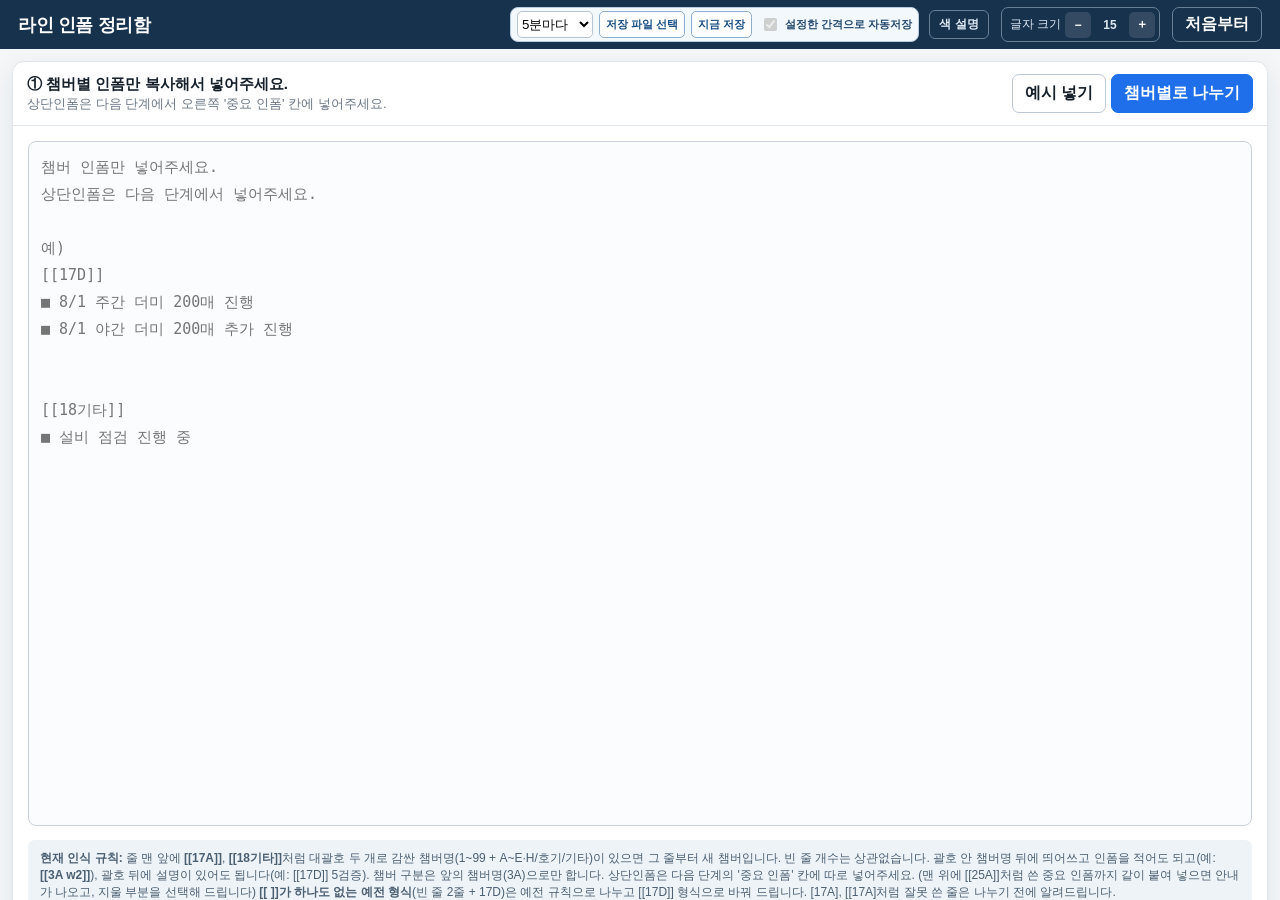
<file: inform-manager.html>
<!doctype html>
<html lang="ko">
<head>
  <meta charset="utf-8">
  <meta name="viewport" content="width=device-width, initial-scale=1">
  <title>라인 인폼 정리함</title>
  <style>
    :root {
      --bg: #f4f6f8; --panel: #fff; --ink: #17212b; --muted: #6b7785;
      --line: #dfe5eb; --navy: #17324d; --blue: #1f6feb; --blue2: #e9f2ff;
      --yellow: #fff4cc; --yellow-line: #e2b93b; --green: #e7f7ed; --green-line: #35a461;
      --red: #fff0f0; --red-line: #da4d4d; --shadow: 0 8px 26px rgba(26, 48, 70, .08);
      --content-font-size: 15px;
    }
    * { box-sizing: border-box; }
    html, body { height: 100%; }
    /* 위 띠 높이가 바뀌어도 아래 작업 화면이 남은 높이를 꽉 채우도록 세로로 쌓음 */
    body { display: flex; flex-direction: column; margin: 0; min-width: 980px; background: var(--bg); color: var(--ink); font-family: "Malgun Gothic", "Apple SD Gothic Neo", sans-serif; }
    button, textarea, input { font: inherit; }
    button { cursor: pointer; }
    header { display: flex; flex: 0 0 auto; align-items: center; gap: 12px; padding: 7px 18px; color: white; background: var(--navy); }
    .header-title { flex: 0 0 auto; }
    header h1 { margin: 0; font-size: 18px; letter-spacing: -.4px; white-space: nowrap; }
    .header-actions { display: flex; flex: 0 0 auto; gap: 8px; }
    .header-actions .btn { padding: 6px 12px; }
    .top-utilities { display: flex; align-items: center; gap: 10px; margin-left: auto; }
    .font-control { display: flex; align-items: center; gap: 4px; margin-right: 4px; padding: 2px 4px 2px 8px; border: 1px solid #698096; border-radius: 7px; color: #dce8f3; font-size: 12px; white-space: nowrap; }
    .font-control button { width: 26px; height: 26px; border: 0; border-radius: 5px; color: white; background: rgba(255,255,255,.12); font-weight: 900; }
    .font-control output { min-width: 30px; text-align: center; font-weight: 800; }
    .app { flex: 1; min-height: 0; overflow: auto; padding: 12px; }
    #workStep.active, #reviewStep.active { height: 100%; }
    .panel { background: var(--panel); border: 1px solid var(--line); border-radius: 12px; box-shadow: var(--shadow); }
    .toolbar { display: flex; align-items: center; justify-content: space-between; gap: 12px; padding: 12px 14px; border-bottom: 1px solid var(--line); }
    .toolbar h2 { margin: 0; font-size: 15px; white-space: nowrap; }
    .toolbar small { min-width: 0; color: var(--muted); }
    .editor-toolbar-actions { display: flex; align-items: center; gap: 10px; min-width: 0; }
    .editor-toolbar-actions small { overflow: hidden; text-overflow: ellipsis; white-space: nowrap; }
    .merge-btn { flex: 0 0 auto; white-space: nowrap; border: 1px solid #73a6df; border-radius: 6px; padding: 6px 9px; color: #145999; background: #eaf4ff; font-size: 11px; font-weight: 900; }
    .btn { border: 1px solid #bcc8d4; border-radius: 7px; padding: 8px 12px; color: var(--ink); background: white; font-weight: 700; }
    .btn:hover { filter: brightness(.97); }
    .btn.primary { border-color: var(--blue); color: white; background: var(--blue); }
    .btn.ghost-dark { border-color: #698096; color: white; background: transparent; }
    .btn.danger { border-color: #e4b4b4; color: #b52f2f; }
    .step { display: none; }
    .step.active { display: block; }
    .input-wrap { padding: 15px; }
    textarea { width: 100%; resize: none; border: 1px solid #c9d2dc; border-radius: 8px; padding: 12px; line-height: 1.65; outline: none; background: #fbfcfd; }
    textarea:focus { border-color: var(--blue); box-shadow: 0 0 0 3px rgba(31,111,235,.1); background: white; }
    #sourceText { height: calc(100vh - 215px); min-height: 450px; font-family: Consolas, "Malgun Gothic", monospace; }
    #sourceText, #editText, #importantText, #finalText, #finalImportant { font-size: var(--content-font-size); line-height: 1.8; }
    .hint { margin-top: 10px; padding: 10px 12px; border-radius: 7px; color: #4b6073; background: #eef3f7; font-size: 12px; }
    .workspace { display: grid; grid-template-columns: var(--unit-pane, 235px) 10px minmax(360px, 1fr) 10px var(--important-pane, 34%); gap: 2px; height: 100%; min-height: 540px; }
    .workspace > .panel { min-height: 0; overflow: hidden; }
    .splitter { position: relative; z-index: 2; border-radius: 6px; cursor: col-resize; touch-action: none; }
    .splitter::after { content: ''; position: absolute; top: 45%; bottom: 45%; left: 4px; width: 2px; min-height: 34px; border-radius: 2px; background: #aab8c5; transition: .15s; }
    .splitter:hover, .splitter.dragging { background: #dceaff; }
    .splitter:hover::after, .splitter.dragging::after { background: var(--blue); }
    .unit-pane { display: flex; flex-direction: column; }
    .unit-list { display: flex; flex-direction: column; gap: 3px; flex: 1; min-height: 0; overflow: auto; padding: 7px; }
    .unit-list > .unit { flex: 0 0 auto; margin: 0; }
    /* 오늘 진행만 보기 */
    .today-filter { display: flex; align-items: center; gap: 6px; margin: 0; padding: 7px 12px; border-bottom: 1px solid var(--line); color: #31506e; background: #f6f8fa; font-size: 12px; font-weight: 800; cursor: pointer; }
    .today-filter.on { color: #0f4c8a; background: #e3efff; box-shadow: inset 4px 0 0 var(--blue); }
    .unit.filtered-out { display: none; }
    .unit-empty { padding: 20px 10px; color: var(--muted); font-size: 12px; line-height: 1.6; text-align: center; }
    .unit-empty[hidden] { display: none; }
    .unit { display: flex; align-items: center; gap: 9px; width: 100%; margin: 3px 0; padding: 10px; border: 1px solid transparent; border-radius: 7px; text-align: left; background: transparent; }
    .unit:hover { background: #f3f6f9; }
    .unit.active { border-color: #8ebcff; background: var(--blue2); }
    .unit.changed { border-left: 5px solid var(--yellow-line); background: var(--yellow); }
    .unit.checked:not(.changed) { border-left: 5px solid var(--green-line); background: var(--green); }
    .unit.new-unit { box-shadow: inset 0 0 0 1px #8ebcff; }
    .unit.merged-unit { border-right: 4px solid #8b5cc7; box-shadow: inset 0 0 0 1px #c8afe9; }
    .unit .merged-label { color: #7544ad; font-weight: 900; }
    .unit.done { border-left: 5px solid #b6bec7; background: #eceff2; color: #8a949e; opacity: .6; }
    .unit.done .name { text-decoration: line-through; text-decoration-color: rgba(120,130,140,.6); }
    .unit.done.active { opacity: .85; border-color: #8ebcff; }
    /* 오늘 완료(회색)여도 내용 수정 표시(노란 줄)는 보이게 */
    .unit.done.changed { border-left-color: var(--yellow-line); }
    .unit .done-label { color: #6b7785; font-weight: 900; }
    .unit .name { flex: 1; font-size: var(--content-font-size); font-weight: 800; }
    .unit .count { color: var(--muted); font-size: 11px; }
    /* 나만 보는 챔버 메모 (최종 인폼·TXT·복사에는 안 들어감) */
    .unit .name-wrap { display: flex; flex: 1; flex-direction: column; align-items: flex-start; gap: 4px; min-width: 0; }
    .unit .name-wrap .name { flex: none; max-width: 100%; }
    .memo-tag { display: inline-block; max-width: 100%; overflow: hidden; padding: 1px 8px; border: 1px solid #f0a868; border-radius: 10px; color: #a8470b; background: #fff1e3; font-size: 11px; font-weight: 800; line-height: 1.6; text-overflow: ellipsis; white-space: nowrap; }
    /* 목록에서는 버튼 위쪽 테두리에 작게 걸쳐서 표시 (버튼 높이 그대로) */
    .unit { position: relative; }
    .unit .memo-tag { position: absolute; top: -8px; right: 8px; max-width: 75%; padding: 0 6px; font-size: 10px; line-height: 1.45; box-shadow: 0 0 0 2px var(--panel); }
    .unit-list { padding-top: 10px; gap: 6px; }
    /* 긴 챔버 이름은 단어 중간이 아니라 띄어쓰기에서 줄바꿈 */
    .unit .name { word-break: keep-all; overflow-wrap: anywhere; }
    .title-memo { cursor: pointer; font-size: 12px; }
    /* 꼬리표에 display를 지정해서 hidden이 안 먹던 문제 → 메모 없을 때 빈 꼬리표가 보였음 */
    .memo-tag[hidden] { display: none; }
    .title-memo:hover { border-color: #d97a2b; }
    .unit-menu { position: fixed; z-index: 50; width: 230px; padding: 6px; border: 1px solid var(--line); border-radius: 9px; background: white; box-shadow: 0 12px 34px rgba(0,0,0,.2); font-size: 13px; }
    .unit-menu[hidden] { display: none; }
    .unit-menu .menu-title { margin-bottom: 4px; padding: 4px 8px 7px; overflow: hidden; border-bottom: 1px solid var(--line); color: var(--muted); font-size: 11px; font-weight: 800; text-overflow: ellipsis; white-space: nowrap; }
    .unit-menu .menu-label { padding: 4px 8px 2px; color: var(--muted); font-size: 11px; font-weight: 800; }
    .unit-menu .menu-item { display: flex; align-items: center; gap: 6px; width: 100%; padding: 7px 10px; border: 0; border-radius: 6px; color: var(--ink); background: transparent; text-align: left; font-weight: 700; }
    .unit-menu .menu-item:hover, .unit-menu .menu-item:focus { outline: none; background: #eef3f8; }
    .unit-menu .menu-item .tick { width: 14px; color: #a8470b; font-weight: 900; }
    .unit-menu .menu-item.danger { color: #b52f2f; }
    .unit-menu .memo-edit { display: flex; gap: 5px; padding: 4px 6px 6px; }
    .unit-menu .memo-edit input { flex: 1; min-width: 0; padding: 5px 7px; border: 1px solid #b8c5d2; border-radius: 5px; font-size: 12px; }
    .unit-menu .memo-edit button { padding: 4px 9px; border: 1px solid var(--blue); border-radius: 5px; color: white; background: var(--blue); font-size: 12px; font-weight: 800; }
    .unit-menu .menu-sep { height: 1px; margin: 4px 0; background: var(--line); }
    .mini-btn { border: 1px solid #9cb8d5; border-radius: 6px; padding: 5px 7px; color: #15549a; background: #eef6ff; font-size: 11px; font-weight: 800; }
    .editor { display: flex; flex-direction: column; height: 100%; }
    .editor-body { display: flex; flex-direction: column; gap: 10px; flex: 1; min-height: 0; padding: 12px 14px 14px; }
    /* 윗줄: 챔버 제목 + 이 챔버에만 해당하는 체크 / 아랫줄: 보기 설정 */
    .selected-title { display: flex; flex-wrap: wrap; align-items: center; justify-content: space-between; gap: 6px 14px; }
    .selected-title strong { font-size: 20px; }
    .title-wrap { display: flex; align-items: center; gap: 8px; min-width: 0; max-width: 100%; }
    .title-wrap strong { overflow-wrap: break-word; min-width: 0; }
    .title-wrap .mini-btn { flex: 0 0 auto; white-space: nowrap; }
    .unit-flags { display: flex; flex-wrap: wrap; align-items: center; gap: 6px 16px; }
    .view-options { display: flex; flex-wrap: wrap; align-items: center; gap: 6px 18px; padding: 6px 10px; border: 1px solid var(--line); border-radius: 8px; background: #f6f8fa; }
    .target-check { display: flex; align-items: center; gap: 6px; font-size: 13px; font-weight: 700; white-space: nowrap; }
    .date-pick-btn { max-width: 210px; overflow: hidden; border: 1px solid #9eb2c6; border-radius: 4px; padding: 2px 8px; color: #17324d; background: white; font-size: 12px; font-weight: 800; text-overflow: ellipsis; white-space: nowrap; }
    .date-pick-btn:hover { border-color: var(--blue); }
    /* 인폼 강조 날짜 달력 (여러 날짜 선택) */
    .date-pop { position: fixed; z-index: 40; width: 256px; padding: 10px; border: 1px solid var(--line); border-radius: 10px; background: white; box-shadow: 0 12px 34px rgba(0,0,0,.18); }
    .date-pop[hidden] { display: none; }
    .cal-head { display: flex; align-items: center; justify-content: space-between; margin-bottom: 6px; font-size: 13px; font-weight: 900; }
    .cal-head button { width: 28px; height: 26px; border: 1px solid var(--line); border-radius: 5px; background: white; font-weight: 900; }
    .cal-grid { display: grid; grid-template-columns: repeat(7, 1fr); gap: 2px; }
    .cal-grid .wd { padding: 3px 0; color: var(--muted); font-size: 11px; text-align: center; }
    .cal-grid .sun { color: #c23b3b; }
    .cal-day { height: 30px; border: 1px solid transparent; border-radius: 5px; background: transparent; font-size: 12px; font-weight: 700; }
    .cal-day:hover { background: #eef3f8; }
    .cal-day.today { border-color: #8ebcff; }
    .cal-day.on { border-color: #e2b93b; color: #7a4b00; background: #ffe99a; }
    .cal-note { margin-top: 6px; color: var(--muted); font-size: 11px; }
    .cal-foot { display: flex; justify-content: space-between; gap: 6px; margin-top: 8px; }
    .shift-picker { display: flex; align-items: center; gap: 5px; padding: 4px 7px; border: 1px solid #b9c8d7; border-radius: 6px; color: #31506e; background: #f4f8fc; font-size: 12px; font-weight: 800; }
    .shift-picker select, .shift-picker input[type="date"], .target-check input[type="date"] {
      border: 1px solid #9eb2c6; border-radius: 4px; padding: 2px 4px; color: #17324d; background: white; font-weight: 800; font-size: 12px;
    }
    .shift-picker input[type="date"], .target-check input[type="date"] { width: 128px; }
    .editor-stack { position: relative; flex: 1; min-height: 210px; border-radius: 8px; background: #fbfcfd; }
    #editText { position: absolute; inset: 0; z-index: 2; width: 100%; height: 100%; min-height: 0; font-family: Consolas, "Malgun Gothic", monospace; }
    #editOverlay { display: none; position: absolute; inset: 0; z-index: 1; overflow: hidden; border: 1px solid #c9d2dc; border-radius: 8px; padding: 12px; color: var(--ink); background: #fbfcfd; pointer-events: none; white-space: pre-wrap; overflow-wrap: break-word; font-family: Consolas, "Malgun Gothic", monospace; font-size: var(--content-font-size); line-height: 1.8; }
    #editOverlayContent { min-height: 100%; }
    .editor-stack.highlight #editOverlay { display: block; }
    .editor-stack.highlight #editText { color: transparent; -webkit-text-fill-color: transparent; caret-color: #111; background: transparent; }
    .editor-stack.highlight #editText::selection { background: rgba(70, 135, 230, .28); }
    /* 굵게(bold)는 글자 폭이 달라져 실제 입력 위치와 어긋나므로 색·배경만 사용 */
    /* 강조 색은 '색 설정'에서 바꿀 수 있음 (굵게는 글자 폭이 달라져 쓰지 않음) */
    :root { --new-fg: #0869c4; --new-bg: transparent; --old-fg: #7a4b00; --old-bg: #ffe99a; }
    .overlay-new { color: var(--new-fg); background: var(--new-bg); }
    .overlay-yesterday { color: var(--old-fg); background: var(--old-bg); }
    /* Ctrl+B 굵게(일할 때만 보는 표시): 진짜 굵게는 글자 폭이 달라져 커서가 어긋나므로 그림자로 굵어 보이게만 함 */
    .ov-bold { text-shadow: .5px 0 0 currentColor, -.3px 0 0 currentColor; }
    .color-pop { width: 318px; }
    .color-sec { margin-bottom: 12px; }
    .color-sec h4 { display: flex; align-items: center; justify-content: space-between; margin: 0 0 6px; font-size: 12px; }
    .color-sec h4 small { color: #b4500f; font-size: 10px; font-weight: 700; }
    .swatches { display: flex; flex-wrap: wrap; gap: 5px; }
    .swatch { padding: 3px 8px; border: 2px solid #dfe5eb; border-radius: 5px; background: white; font-size: 12px; font-weight: 800; cursor: pointer; }
    .swatch.on { border-color: var(--blue); box-shadow: 0 0 0 2px rgba(31,111,235,.15); }
    .color-custom { display: flex; flex-wrap: wrap; align-items: center; gap: 6px 10px; margin-top: 7px; color: var(--muted); font-size: 11px; font-weight: 700; }
    .color-custom label { display: flex; align-items: center; gap: 4px; }
    .color-custom input[type="color"] { width: 32px; height: 24px; padding: 0; border: 1px solid #b8c5d2; border-radius: 4px; background: white; cursor: pointer; }
    .color-preview { margin: 4px 0 2px; padding: 6px 9px; border: 1px solid var(--line); border-radius: 6px; background: #fbfcfd; font-family: Consolas, "Malgun Gothic", monospace; font-size: 13px; line-height: 1.8; white-space: pre; overflow: hidden; }
    .edit-actions { display: flex; justify-content: space-between; gap: 8px; }
    .edit-actions-left { display: flex; gap: 8px; }
    .important { display: flex; flex-direction: column; height: 100%; }
    #importantText { flex: 1; margin: 12px; width: calc(100% - 24px); min-height: 180px; background: #fffdf5; }
    .autosave-box { padding: 7px 9px; border: 1px solid #b8cbe0; border-radius: 8px; background: #f3f8fd; }
    .autosave-box strong { display: block; margin-bottom: 5px; color: #264b70; font-size: 12px; }
    .autosave-row { display: flex; align-items: center; flex-wrap: wrap; gap: 6px; }
    .autosave-row select { height: 30px; border: 1px solid #b8c5d2; border-radius: 5px; background: white; }
    .autosave-row button { height: 30px; border: 1px solid #91aecb; border-radius: 5px; color: #174e83; background: white; font-size: 11px; font-weight: 800; }
    .autosave-check { display: flex; align-items: center; gap: 5px; margin-top: 7px; font-size: 11px; font-weight: 700; }
    .autosave-status { margin-top: 6px; color: var(--muted); font-size: 10px; line-height: 1.4; }
    .autosave-status.ok { color: #247744; }
    .autosave-status.error { color: #b13535; }
    .dot { display: inline-block; width: 9px; height: 9px; margin-right: 6px; border-radius: 50%; }
    /* 위 띠: 자동저장을 한 줄로 */
    .top-autosave { display: flex; align-items: center; gap: 8px; padding: 3px 6px; }
    .top-autosave strong { display: none; }
    .top-autosave .autosave-row { flex-wrap: nowrap; }
    .top-autosave .autosave-row select, .top-autosave .autosave-row button { height: 27px; white-space: nowrap; }
    .top-autosave .autosave-check { margin: 0; color: #264b70; white-space: nowrap; }
    .top-autosave .autosave-status { max-width: 200px; margin: 0; overflow: hidden; text-overflow: ellipsis; white-space: nowrap; }
    /* 색 설명은 마우스를 올렸을 때만 펼침 */
    .legend-wrap { position: relative; }
    .legend-toggle { padding: 5px 9px; border: 1px solid #698096; border-radius: 6px; color: #dce8f3; background: transparent; font-size: 12px; font-weight: 700; white-space: nowrap; cursor: help; }
    .legend-pop { display: none; position: absolute; top: calc(100% + 6px); right: 0; z-index: 30; flex-direction: column; gap: 7px; padding: 11px 14px; border: 1px solid var(--line); border-radius: 8px; color: var(--ink); background: white; box-shadow: var(--shadow); font-size: 12px; white-space: nowrap; }
    .legend-wrap:hover .legend-pop, .legend-wrap:focus-within .legend-pop { display: flex; }
    @media (max-width: 1500px) {
      .top-autosave .autosave-status { display: none; }
    }
    /* 좁은 창: 위 띠가 넘치지 않게 설명 글자만 숨김 (마우스를 올리면 보임) */
    @media (max-width: 1250px) {
      .top-autosave .autosave-check span, .font-control > span { display: none; }
    }
    /* 최종 확인: 중요 인폼 | 챔버 인폼 | 반영 확인 (칸을 나눠서 중요 인폼에 [[25A]]처럼 써도 챔버와 섞이지 않음) */
    .review { display: grid; grid-template-columns: var(--final-imp-pane, 26%) 10px minmax(360px, 1fr) 10px var(--check-pane, 28%); gap: 2px; height: 100%; min-height: 540px; }
    .review .panel { min-height: 0; overflow: hidden; }
    .review-box { height: calc(100% - 54px); overflow: auto; padding: 14px; }
    .review > .panel.final-box .review-box { overflow: hidden; }
    #finalText, #finalImportant { display: block; height: 100%; min-height: 500px; overflow: auto; font-family: Consolas, "Malgun Gothic", monospace; }
    #finalImportant { background: #fffdf5; }
    .final-box .toolbar small { overflow: hidden; text-overflow: ellipsis; white-space: nowrap; }
    .check-summary { display: grid; grid-template-columns: repeat(3, 1fr); gap: 8px; margin-bottom: 14px; }
    .stat { padding: 12px; border: 1px solid var(--line); border-radius: 8px; text-align: center; }
    .stat b { display: block; font-size: 22px; }
    .stat span { color: var(--muted); font-size: 11px; }
    .change-card { margin-bottom: 8px; padding: 11px; border: 1px solid var(--line); border-left: 5px solid var(--yellow-line); border-radius: 7px; background: #fffdf5; }
    .change-card.ok { border-left-color: var(--green-line); background: #f5fcf7; }
    .change-card.current { box-shadow: 0 0 0 2px #75aaf0; }
    .change-card strong { display: block; margin-bottom: 5px; }
    .change-card p { margin: 3px 0; color: var(--muted); font-size: 12px; }
    .jump-unit { display: flex; align-items: center; justify-content: space-between; gap: 8px; width: 100%; margin: -3px 0 4px; padding: 5px 7px; border: 1px solid #a9c5e4; border-radius: 6px; color: #123f70; background: #eef6ff; text-align: left; font-weight: 900; }
    .jump-unit:hover { border-color: #5796df; background: #dfeeff; }
    .jump-unit small { color: #527395; font-size: 10px; font-weight: 700; }
    dialog.merge-dialog { width: min(760px, calc(100vw - 40px)); border: 0; border-radius: 12px; padding: 0; color: var(--ink); box-shadow: 0 18px 60px rgba(0,0,0,.28); }
    dialog.merge-dialog::backdrop { background: rgba(13,31,49,.58); }
    .merge-dialog-head { padding: 16px 18px; color: white; background: var(--navy); }
    .merge-dialog-head h3 { margin: 0 0 4px; font-size: 17px; }
    .merge-dialog-head p { margin: 0; color: #cbd9e6; font-size: 11px; }
    .merge-dialog-body { padding: 16px 18px; }
    dialog.txt-dialog { width: min(480px, calc(100vw - 40px)); }
    .txt-dialog-text { margin: 0; font-size: 14px; line-height: 1.8; }
    .txt-dialog-text small { color: var(--muted); }
    #mergeText { height: 360px; font-family: Consolas, "Malgun Gothic", monospace; font-size: 14px; }
    .merge-notice { margin: 0 0 10px; padding: 9px 11px; border-radius: 6px; color: #6d5400; background: #fff5ce; font-size: 11px; }
    .merge-dialog-actions { display: flex; justify-content: flex-end; gap: 8px; margin-top: 12px; }
    .diff-group { margin-top: 9px; }
    .diff-label { margin-bottom: 4px; color: var(--muted); font-size: 11px; font-weight: 800; }
    .diff-line { margin: 3px 0; padding: 6px 8px; border-radius: 5px; white-space: pre-wrap; word-break: break-word; font-size: var(--content-font-size); line-height: 1.65; }
    .diff-line.add { color: #176b37; background: #ddf5e6; }
    .diff-line.remove { color: #a03232; background: #ffe3e3; text-decoration: line-through; }
    .empty { padding: 28px 12px; color: var(--muted); text-align: center; }
    .toast { position: fixed; right: 22px; bottom: 22px; z-index: 5; padding: 12px 17px; border-radius: 8px; color: white; background: #23384b; box-shadow: var(--shadow); opacity: 0; transform: translateY(10px); pointer-events: none; transition: .2s; }
    .toast.show { opacity: 1; transform: translateY(0); }
  </style>
</head>
<body>
  <header>
    <div class="header-title" title="전체 인폼을 챔버별로 나누고, 수정한 뒤 안전하게 다시 합칩니다."><h1>라인 인폼 정리함</h1></div>
    <div class="top-utilities">
      <div class="autosave-box top-autosave">
        <strong>TXT 자동저장</strong>
        <div class="autosave-row"><select id="autosaveInterval" title="자동저장 간격"><option value="1">1분마다</option><option value="3">3분마다</option><option value="5" selected>5분마다</option><option value="10">10분마다</option><option value="15">15분마다</option></select><button id="chooseAutosaveBtn">저장 파일 선택</button><button id="saveNowBtn" disabled>지금 저장</button></div>
        <label class="autosave-check" title="설정한 간격으로 자동저장"><input type="checkbox" id="autosaveEnabled" checked disabled><span>설정한 간격으로 자동저장</span></label>
        <div class="autosave-status" id="autosaveStatus">먼저 저장할 TXT 파일을 선택하세요.</div>
      </div>
      <div class="legend-wrap">
        <button type="button" class="legend-toggle">색 설명</button>
        <div class="legend-pop">
          <span><i class="dot" style="background:#e2b93b"></i>내용 수정</span>
          <span><i class="dot" style="background:#35a461"></i>작업 대상</span>
          <span><i class="dot" style="background:#8ebcff"></i>현재 선택</span>
          <span><i class="dot" style="background:#8b5cc7"></i>병합됨</span>
          <span><i class="dot" style="background:#b6bec7"></i>오늘 완료</span>
          <span><span class="memo-tag">메모</span>&nbsp;나만 보는 메모 (챔버 오른쪽 클릭)</span>
        </div>
      </div>
    </div>
    <div class="header-actions">
      <div class="font-control" title="글자 크기"><span>글자 크기</span><button id="fontDownBtn" title="글자 작게">−</button><output id="fontSizeLabel">15</output><button id="fontUpBtn" title="글자 크게">＋</button></div>
      <button class="btn ghost-dark" id="newBtn">처음부터</button>
      <button class="btn ghost-dark" id="backBtn" style="display:none">← 수정 화면</button>
      <button class="btn primary" id="reviewBtn" style="display:none">최종 확인 →</button>
    </div>
  </header>

  <main class="app">
    <section id="inputStep" class="step active panel">
      <div class="toolbar">
        <div><h2>① 챔버별 인폼만 복사해서 넣어주세요.</h2><small>상단인폼은 다음 단계에서 오른쪽 '중요 인폼' 칸에 넣어주세요.</small></div>
        <div><button class="btn" id="sampleBtn">예시 넣기</button> <button class="btn primary" id="parseBtn">챔버별로 나누기</button></div>
      </div>
      <div class="input-wrap">
        <textarea id="sourceText" spellcheck="false" placeholder="챔버 인폼만 넣어주세요.&#10;상단인폼은 다음 단계에서 넣어주세요.&#10;&#10;예)&#10;[[17D]]&#10;■ 8/1 주간 더미 200매 진행&#10;■ 8/1 야간 더미 200매 추가 진행&#10;&#10;&#10;[[18기타]]&#10;■ 설비 점검 진행 중"></textarea>
        <div class="hint"><b>현재 인식 규칙:</b> 줄 맨 앞에 <b>[[17A]]</b>, <b>[[18기타]]</b>처럼 대괄호 두 개로 감싼 챔버명(1~99 + A~E·H/호기/기타)이 있으면 그 줄부터 새 챔버입니다. 빈 줄 개수는 상관없습니다. 괄호 안 챔버명 뒤에 띄어쓰고 인폼을 적어도 되고(예: <b>[[3A w2]]</b>), 괄호 뒤에 설명이 있어도 됩니다(예: [[17D]] 5검증). 챔버 구분은 앞의 챔버명(3A)으로만 합니다. 상단인폼은 다음 단계의 '중요 인폼' 칸에 따로 넣어주세요. (맨 위에 [[25A]]처럼 쓴 중요 인폼까지 같이 붙여 넣으면 안내가 나오고, 지울 부분을 선택해 드립니다) <b>[[ ]]가 하나도 없는 예전 형식</b>(빈 줄 2줄 + 17D)은 예전 규칙으로 나누고 [[17D]] 형식으로 바꿔 드립니다. [17A], [[17A]처럼 잘못 쓴 줄은 나누기 전에 알려드립니다.</div>
      </div>
    </section>

    <section id="workStep" class="step">
      <div class="workspace">
        <aside class="panel unit-pane">
          <div class="toolbar"><h2>② 챔버 선택</h2><div><small id="unitTotal"></small> <button class="mini-btn" id="addUnitBtn">+ 새 구역</button></div></div>
          <label class="today-filter" id="todayFilterBar" title="Enter 입력 날짜(보통 오늘)가 적힌 줄이 있거나, 지금 내용을 고친 챔버만 목록에 보여줍니다. 날짜는 위 'Enter 입력' 날짜를 따릅니다. 최종 인폼에는 영향이 없습니다."><input type="checkbox" id="todayOnlyCheck"> <span id="todayFilterLabel">오늘 진행만 보기</span></label>
          <label class="today-filter" id="doneBottomBar" title="'오늘 완료(회색)'를 누른 챔버를 목록 맨 아래로 내립니다. '저장 후 다음 챔버'도 완료 안 한 챔버만 돌아갑니다. 최종 인폼 순서에는 영향이 없습니다."><input type="checkbox" id="doneBottomCheck"> 완료한 챔버 아래로</label>
          <div class="unit-list" id="unitList"></div>
          <div class="unit-empty" id="unitEmpty" hidden></div>
        </aside>
        <div class="splitter" id="unitSplitter" title="드래그해서 창 너비 조절 · 더블클릭해서 초기화"></div>
        <section class="panel editor">
          <div class="toolbar"><h2>진행사항 업데이트</h2><div class="editor-toolbar-actions"><small>Enter: 날짜·주야간 자동 입력 · Shift+Enter: 일반 줄바꿈 · Ctrl+B: 굵게(화면에서만)</small><button type="button" class="merge-btn" id="mergeInformBtn">+ 인폼 병합</button></div></div>
          <div class="editor-body" id="editorBody">
            <div class="selected-title"><div class="title-wrap"><strong id="selectedName">챔버를 선택하세요</strong><span class="memo-tag title-memo" id="selectedMemo" title="눌러서 메모 고치기" hidden></span><button type="button" class="mini-btn" id="renameUnitBtn" disabled title="[[3A w2]]처럼 제목 안 인폼을 고칩니다">제목 수정</button></div><div class="unit-flags"><label class="target-check"><input type="checkbox" id="targetCheck"> 이번 작업 대상</label><label class="target-check" title="오늘 할 일을 끝낸 챔버를 목록에서 회색으로 표시합니다. 최종 인폼 내용에는 영향이 없습니다."><input type="checkbox" id="doneCheck"> 오늘 완료(회색)</label></div></div>
            <div class="view-options"><label class="shift-picker">Enter 입력 <input type="date" id="entryDate" title="자동 입력 날짜" autocomplete="off"><select id="shiftSelect"><option value="주간">주간</option><option value="야간">야간</option></select></label><div class="target-check"><label class="target-check"><input type="checkbox" id="highlightYesterdayCheck"> 인폼 강조</label><button type="button" class="date-pick-btn" id="highlightDatesBtn">날짜 선택</button></div><label class="target-check" title="Enter 입력 날짜(보통 오늘)가 적힌 줄과 그 아래 이어지는 줄에 색을 칠합니다"><input type="checkbox" id="highlightNewCheck"> 오늘 날짜 줄 색상 표시</label><label class="target-check"><input type="checkbox" id="showMergedCheck" checked> 병합 챔버 표시</label><button type="button" class="date-pick-btn" id="colorSettingsBtn" title="오늘 날짜 줄·인폼 강조 색 바꾸기">색 설정</button></div>
            <div class="editor-stack" id="editorStack"><div id="editOverlay" aria-hidden="true"><div id="editOverlayContent"></div></div><textarea id="editText" spellcheck="false" disabled></textarea></div>
            <div class="edit-actions"><div class="edit-actions-left"><button class="btn danger" id="restoreBtn" disabled>원본으로 되돌리기</button><button class="btn danger" id="deleteUnitBtn" disabled title="목록에서 선택한 챔버를 삭제합니다 (목록에서 Delete 키로도 가능)">이 챔버 삭제</button></div><button class="btn primary" id="saveNextBtn" disabled>저장 후 다음 챔버</button></div>
          </div>
        </section>
        <div class="splitter" id="importantSplitter" title="드래그해서 창 너비 조절 · 더블클릭해서 초기화"></div>
        <aside class="panel important">
          <div class="toolbar"><h2>중요 인폼</h2><small>여기에 작성한 건 최상단에 작성됩니다.</small></div>
          <textarea id="importantText" spellcheck="false"></textarea>
        </aside>
      </div>
    </section>

    <section id="reviewStep" class="step">
      <div class="review">
        <section class="panel final-box">
          <div class="toolbar"><h2>③ 중요 인폼</h2><small>최종 인폼 맨 위에 들어갑니다 · [[25A]]처럼 써도 됩니다</small></div>
          <div class="review-box"><textarea id="finalImportant" spellcheck="false" placeholder="최종 인폼 맨 위에 넣을 중요 인폼&#10;&#10;예)&#10;[[25A]]&#10;■ 11/1 주간 결과 대기"></textarea></div>
        </section>
        <div class="splitter" id="finalSplitter" title="드래그해서 창 너비 조절 · 더블클릭해서 초기화"></div>
        <section class="panel final-box">
          <div class="toolbar"><h2>챔버 인폼</h2><div><button class="btn" id="downloadBtn">최종 TXT 저장</button> <button class="btn primary" id="copyMailBtn" title="메일(서식 모드)에 붙여 넣을 때 줄 사이가 벌어지지 않도록 '줄 넘김'으로 복사합니다 (굵게 표시는 빠지고 일반 글자로 나갑니다)">메일용 복사</button></div></div>
          <div class="review-box"><textarea id="finalText" spellcheck="false"></textarea></div>
        </section>
        <div class="splitter" id="reviewSplitter" title="드래그해서 창 너비 조절 · 더블클릭해서 초기화"></div>
        <aside class="panel">
          <div class="toolbar"><h2>반영 확인</h2><small>챔버명을 누르면 챔버 인폼 위치로 이동</small></div>
          <div class="review-box">
            <div class="check-summary">
              <div class="stat"><b id="statUnits">0</b><span>전체 챔버</span></div>
              <div class="stat"><b id="statTargets">0</b><span>작업 대상</span></div>
              <div class="stat"><b id="statChanged">0</b><span>내용 수정</span></div>
            </div>
            <div id="changes"></div>
          </div>
        </aside>
      </div>
    </section>
  </main>
  <div class="toast" id="toast"></div>
  <div class="date-pop" id="highlightPop" hidden></div>
  <div class="date-pop color-pop" id="colorPop" hidden></div>
  <div class="unit-menu" id="unitMenu" role="menu" hidden></div>
  <dialog class="merge-dialog txt-dialog" id="txtDialog">
    <div class="merge-dialog-head"><h3>TXT 저장 파일 만들기</h3><p>TXT 파일을 만들어 두면 정한 간격마다 그 파일에 자동으로 저장됩니다.</p></div>
    <div class="merge-dialog-body">
      <p class="txt-dialog-text">지금 저장할 TXT 파일을 만들까요?<br>파일 이름: <b id="txtDialogName"></b><br><small>저장 창에서 이름과 위치를 바꿀 수 있습니다.</small></p>
      <div class="merge-dialog-actions"><button type="button" class="btn" id="txtLaterBtn">나중에</button><button type="button" class="btn primary" id="txtCreateBtn">TXT 파일 만들기</button></div>
    </div>
  </dialog>
  <dialog class="merge-dialog" id="mergeDialog">
    <div class="merge-dialog-head"><h3>추가 인폼 병합</h3><p>인계받은 나머지 챔버 인폼을 붙여넣으세요. 병합 후 번호·챔버 순서로 자동 정렬합니다.</p></div>
    <div class="merge-dialog-body">
      <div class="merge-notice">새 챔버는 그대로 추가합니다. 이미 있는 챔버인데 내용(또는 제목)이 다르면, 기존에 없는 줄만 아래에 붙일지 물어봅니다. 지금까지 고친 내용은 지워지지 않습니다.</div>
      <textarea id="mergeText" spellcheck="false" placeholder="여기에 추가로 인계받은 챔버 인폼을 붙여넣으세요."></textarea>
      <div class="merge-dialog-actions"><button type="button" class="btn" id="cancelMergeBtn">취소</button><button type="button" class="btn primary" id="applyMergeBtn">병합하기</button></div>
    </div>
  </dialog>

  <script>
    const $ = s => document.querySelector(s);
    // started: 챔버로 나눈 뒤(또는 복구한 뒤)인지. 챔버를 전부 지워도 작업 중이면 복구본·TXT 저장을 계속함
    const state = { importantOriginal: '', units: [], selected: -1, reviewBaseline: [], deletedUnits: [], started: false };
    let autosaveFileHandle = null;
    let autosaveTimer = null;
    let recoverySaveTimer = null;
    let autosaveDirty = false;
    let entryDateDay = '', entryDateManual = false;
    // 같은 파일을 여러 탭에서 열었을 때 복구본이 서로 덮어쓰지 않도록, 한 탭만 복구본을 저장함
    const TAB_ID = Date.now().toString(36) + Math.random().toString(36).slice(2);
    const TAB_LOCK_KEY = 'informTabLock';
    const TAB_LOCK_STALE_MS = 150000; // 백그라운드 탭은 타이머가 1분 단위로 느려지므로 넉넉하게
    let isRecoveryOwner = true;
    const sample = `[[1D]]\n■ 특이사항 없음\n\n\n[[17D]]\n■ 8/1 주간 더미 200매 진행\n■ 8/1 야간 더미 200매 추가 진행\n■ 8/2 주간 1차 MT 진행\n\n\n[[18기타]]\n■ 설비 점검 진행 중\n\n\n[[25A]]\n■ 샘플 3매 측정 예정`;

    /** 챔버명으로 시작하는 줄 (17D, 17D 설명, 17D(긴급), 17D: …). 17Dummy, 3호기에서 같은 건 제외 */
    function isHeader(line) {
      return /^(?:[1-9]|[1-9]\d)\s*(?:[A-EH]|호기|기타)(?![A-Za-z0-9가-힣])/i.test(line.trim());
    }
    /** 챔버명만 단독으로 있는 줄 (17D, 3호기) */
    function isPureHeader(line) {
      return /^(?:[1-9]|[1-9]\d)\s*(?:[A-EH]|호기|기타)$/i.test(line.trim());
    }
    /**
     * [[17A]], [[ 18 기타 ]], [[3A w2]] 처럼 대괄호 두 개로 감싼 챔버 제목 줄 → [전체, 챔버명, 괄호 안 추가 인폼, 괄호 뒤 설명]
     * 챔버명 바로 뒤에 영문·숫자·한글이 붙으면(3Aw2) 챔버명으로 보지 않음 → 띄어쓰기나 기호로 구분
     */
    function bracketMatch(line) {
      return line.trim().match(/^\[\[\s*((?:[1-9]|[1-9]\d)\s*(?:[A-EH]|호기|기타))(?![A-Za-z0-9가-힣])([^\]]*)\]\](.*)$/i);
    }
    function isBracketHeader(line) { return !!bracketMatch(line); }
    /** 17a, 17 A, 18 기타 → 17A, 18기타 */
    function canonicalChamber(core) {
      const m = core.trim().match(/^(\d+)\s*([A-EH]|호기|기타)$/i);
      return m ? m[1] + (/^[A-EH]$/i.test(m[2]) ? m[2].toUpperCase() : m[2]) : core.trim();
    }
    /** 제목 줄을 [[17A]] 형식으로 통일 (예전 형식 17A 설명 → [[17A]] 설명) */
    function normalizeName(line) {
      const b = bracketMatch(line);
      // 괄호 안·뒤 글자는 띄어쓰기 여부를 그대로 둠 ([[3호기/2차]], [[3A w2]], [[17D]](긴급))
      const keepGap = text => text.trim() ? text.replace(/^\s+/, ' ').trimEnd() : '';
      if (b) return `[[${canonicalChamber(b[1])}${keepGap(b[2])}]]` + keepGap(b[3]);
      const m = line.trim().match(/^((?:\d+)\s*(?:[A-EH]|호기|기타))(.*)$/i);
      if (m) return `[[${canonicalChamber(m[1])}]]` + (m[2].trim() ? ' ' + m[2].trim() : '');
      return line.trim();
    }
    /** 사용자가 입력한 제목: [[ ]] 없이 "5A w3"만 써도 [[5A w3]]로 */
    function titleFromInput(entered) {
      const t = String(entered || '').trim();
      return normalizeName(t.startsWith('[') ? t : `[[${t}]]`);
    }
    function sectionKey(line) {
      const b = bracketMatch(line);
      if (b) return canonicalChamber(b[1]);
      const m = line.trim().match(/^(\d+\s*(?:[A-EH]|호기|기타))/i);
      return m ? canonicalChamber(m[1]) : line.trim();
    }
    /** [[ ]] 형식으로 쓰려다 잘못 쓴 것 같은 줄 ([17A], [[17A], 17A]], [[100D]], [[17Z]] 등) */
    function looksLikeBrokenBracket(line) {
      const t = line.trim();
      if (isBracketHeader(t)) return false;
      return /^\[{1,3}\s*\d/.test(t) || /^\d{1,3}\s*\S{0,2}\s*\]{1,3}/.test(t);
    }
    /** 바로 앞에 빈 줄이 연속 n줄 있는지 */
    function hasBlankLinesBefore(lines, index, count) {
      if (index < count) return false;
      for (let i = 1; i <= count; i++) {
        if (lines[index - i].trim() !== '') return false;
      }
      return true;
    }
    /**
     * 빈 줄 2줄 뒤 챔버명 → 챔버 시작.
     * 첫 챔버: 맨 첫 줄이거나, 챔버명만 단독으로 있는 줄이면 공백 없이도 인정 (상단 공지 속 "3호기 PM 일정" 같은 줄은 공지로 둠).
     * 이후 챔버: 챔버명만 단독으로 있는 줄이면 빈 줄 1줄 뒤여도 인정.
     */
    function isChamberStart(lines, index, unitCount, opts = {}) {
      const line = lines[index];
      // [[ ]] 형식: 줄 맨 앞의 [[17A]]만 보면 됨 (빈 줄 개수 상관없음)
      if (opts.bracket) return isBracketHeader(line);
      if (!isHeader(line)) return false;
      if (hasBlankLinesBefore(lines, index, 2)) return true;
      if (unitCount === 0) return index === 0 || isPureHeader(line);
      return isPureHeader(line) && hasBlankLinesBefore(lines, index, 1);
    }
    function cleanInformText(raw) {
      return String(raw || '').replace(/\r/g, '').replace(/[​﻿]/g, '');
    }
    function showStep(id) {
      document.querySelectorAll('.step').forEach(x => x.classList.toggle('active', x.id === id));
      $('#backBtn').style.display = id === 'reviewStep' ? '' : 'none';
      $('#reviewBtn').style.display = id === 'workStep' ? '' : 'none';
    }
    function toast(msg) {
      $('#toast').textContent = msg; $('#toast').classList.add('show');
      const duration = Math.min(7000, Math.max(1800, String(msg).length * 90));
      clearTimeout(toast.timer); toast.timer = setTimeout(() => $('#toast').classList.remove('show'), duration);
    }
    /** [[ ]] 제목이 하나라도 있으면 [[ ]] 형식, 없으면 예전 형식(빈 줄 2줄 + 17A)으로 나눔 */
    function parseInformText(raw, opts = {}) {
      raw = cleanInformText(raw).trim();
      if (!raw) return { important: '', units: [], bracket: true };
      const lines = raw.split('\n');
      const bracket = typeof opts.bracket === 'boolean' ? opts.bracket : lines.some(isBracketHeader);
      opts = { ...opts, bracket };
      const important = []; const units = []; let current = null;
      for (let lineIndex = 0; lineIndex < lines.length; lineIndex++) {
        const line = lines[lineIndex];
        if (isChamberStart(lines, lineIndex, units.length, opts)) {
          current = { name: normalizeName(line), bodyLines: [], lineIndex };
          units.push(current);
        } else if (current) current.bodyLines.push(line);
        else important.push(line);
      }
      // 맨 첫 줄이 "17D 5검증 (1/5)"처럼 내용 없는 제목이고 같은 챔버가 뒤에 또 나오면 → 상단 공지로 취급
      const first = units[0];
      if (!bracket && first && first.lineIndex === 0 && !first.bodyLines.join('').trim() && units.slice(1).some(u => sectionKey(u.name) === sectionKey(first.name))) {
        units.shift();
        important.unshift(lines[0], '');
      }
      const parsedUnits = units.map(u => {
        const body = u.bodyLines.join('\n').trim();
        return { name: u.name, originalName: u.name, original: body, edited: body, target: false, isNew: false, merged: false, done: false, memo: '' };
      });
      parsedUnits.sort(compareUnits);
      return { important: important.join('\n').trim(), units: parsedUnits, bracket };
    }
    /** 챔버로 나누지 못한 '챔버명처럼 보이는 줄'과 중복 챔버를 찾음 */
    function findSuspiciousLines(parsed, opts = {}) {
      const list = [];
      // [[ ]] 형식: 잘못 쓴 대괄호나, 대괄호 없이 챔버명만 덩그러니 있는 줄을 알려줌
      const suspicious = parsed.bracket === false ? isHeader : line => looksLikeBrokenBracket(line) || isPureHeader(line);
      if (!opts.skipImportant) parsed.important.split('\n').forEach(line => { if (suspicious(line)) list.push(`[상단 공지 안] ${line.trim()}`); });
      parsed.units.forEach(u => u.edited.split('\n').forEach(line => { if (suspicious(line)) list.push(`[${sectionKey(u.name)} 내용 안] ${line.trim()}`); }));
      const counts = new Map();
      parsed.units.forEach(u => counts.set(sectionKey(u.name), (counts.get(sectionKey(u.name)) || 0) + 1));
      counts.forEach((n, key) => { if (n > 1) list.push(`[중복 챔버] ${key} 가 ${n}번 나옵니다`); });
      return list;
    }
    function confirmSuspicious(parsed, actionText) {
      const list = findSuspiciousLines(parsed);
      if (!list.length) return true;
      const shown = list.slice(0, 15).join('\n') + (list.length > 15 ? `\n… 외 ${list.length - 15}줄` : '');
      const why = parsed.bracket === false ? '(빈 줄 개수가 부족하면 앞 챔버 내용에 붙어버립니다)' : '(챔버는 줄 맨 앞에 [[17A]]처럼 대괄호 두 개로 적어야 나뉩니다)';
      return confirm(`챔버명처럼 보이지만 챔버로 나누지 않은 줄이 있습니다.\n${why}\n\n${shown}\n\n이대로 ${actionText}할까요?\n[취소]를 누르면 원문을 고칠 수 있습니다.`);
    }
    /**
     * 챔버 인폼에 중요 인폼까지 같이 붙여넣은 경우 찾기: 맨 위 중요 인폼에 [[25A]]처럼 쓴 블록이 아래 챔버와 이름이 겹침.
     * 아래 챔버들은 번호순으로 한 번씩만 나오므로, 그 앞의 겹치는 블록들을 중요 인폼으로 봄.
     * 돌려주는 pos는 붙여넣은 글 안에서 챔버 인폼이 시작하는 위치 (그 앞이 중요 인폼)
     */
    function findLeadingImportant(raw) {
      const heads = [];
      let pos = 0;
      for (const line of String(raw).split('\n')) {
        const clean = cleanInformText(line);
        if (isBracketHeader(clean)) heads.push({ pos, key: sectionKey(clean), name: normalizeName(clean) });
        pos += line.length + 1;
      }
      if (new Set(heads.map(x => x.key)).size === heads.length) return null;
      for (let h = 1; h < heads.length; h++) {
        const lead = heads.slice(0, h), run = heads.slice(h), runKeys = run.map(x => x.key);
        if (new Set(runKeys).size !== runKeys.length) continue;
        if (!run.every((x, i) => i === 0 || compareUnits({ name: run[i - 1].key }, { name: x.key }) < 0)) continue;
        if (!lead.some(x => runKeys.includes(x.key))) continue;
        return { pos: run[0].pos, names: lead.map(x => x.name) };
      }
      return null;
    }
    /**
     * 중요 인폼이 섞여 있으면 안내하고, 지우기 쉽게 그 부분(맨 위 ~ 첫 챔버 앞)을 선택해 둠.
     * 중요 인폼이 아니라 진짜 챔버가 두 번 들어간 인폼일 수도 있으므로, 글을 고치지 않고 한 번 더 누르면 그대로 진행
     */
    function warnLeadingImportant(area, where) {
      const lead = findLeadingImportant(area.value);
      if (!lead) return false;
      if (warnLeadingImportant.shown === area.id + '\n' + area.value) return false;
      warnLeadingImportant.shown = area.id + '\n' + area.value;
      alert(`챔버 인폼만 넣으세요.\n중요인폼은 ${where} 넣으세요.\n\n(맨 위의 ${lead.names.join(', ')} 블록이 아래 챔버와 겹쳐서 중요 인폼으로 보입니다.\n맨 위 중요 인폼 부분을 선택해 두었으니 Delete로 지우고 다시 눌러 주세요.\n중요 인폼이 아니라 같은 챔버가 두 번 들어간 거라면, 고치지 말고 한 번 더 누르면 그대로 나눕니다.)`);
      area.focus();
      area.setSelectionRange(0, lead.pos);
      area.scrollTop = 0;
      return true;
    }
    function markDirty() { autosaveDirty = true; }
    function parseSource() {
      const raw = $('#sourceText').value;
      if (!raw.trim()) return toast('전체 인폼을 먼저 붙여넣어 주세요.');
      const parsed = parseInformText(raw);
      if (!parsed.units.length) return toast('챔버 제목을 찾지 못했습니다. 챔버는 줄 맨 앞에 [[17A]], [[18기타]]처럼 적어 주세요.');
      if (warnLeadingImportant($('#sourceText'), '다음 창으로 넘어가서')) return;
      if (!confirmSuspicious(parsed, '진행')) return;
      markDirty();
      state.started = true;
      state.deletedUnits = [];
      state.importantOriginal = parsed.important;
      state.units = parsed.units;
      state.selected = 0;
      $('#importantText').value = state.importantOriginal;
      renderUnits(); selectUnit(0); showStep('workStep'); scrollEditorToEnd();
      saveRecoverySnapshot();
      toast(`${state.units.length}개 챔버로 나누고 순서대로 정렬했습니다.` + (parsed.bracket ? '' : ' (예전 형식이라 [[ ]] 형식으로 바꿨습니다)'));
      offerTxtFile();
    }
    /** 아직 저장 파일이 없으면 TXT 파일을 만들지 물어봄 (버튼 클릭으로 저장 창을 열어야 브라우저가 막지 않음) */
    function offerTxtFile() {
      if (autosaveFileHandle || !window.showSaveFilePicker) return;
      $('#txtDialogName').textContent = suggestedTxtName();
      $('#txtDialog').showModal();
      setTimeout(() => $('#txtCreateBtn').focus(), 0);
    }
    async function createTxtFromDialog() {
      $('#txtDialog').close();
      if (await chooseAutosaveFile(true)) toast('TXT 파일을 만들고 저장했습니다. 이제 정한 간격마다 자동저장됩니다.');
    }
    function suggestedTxtName() {
      return `라인인폼_${$('#entryDate').value || toInputDateValue(new Date())}_${$('#shiftSelect').value}.txt`;
    }
    function bulletCount(text) { return text.split('\n').filter(x => x.trim().startsWith('■')).length; }
    function nameChanged(u) { return !!u.originalName && u.name !== u.originalName; }
    // 굵게는 화면 표시일 뿐이라 내용 수정으로 치지 않음
    function changed(u) { return stripBold(u.original).trim() !== stripBold(u.edited).trim() || nameChanged(u); }
    function unitClassName(u, i) {
      const showMerged = $('#showMergedCheck') ? $('#showMergedCheck').checked : true;
      return 'unit' + (i === state.selected ? ' active' : '') + (changed(u) ? ' changed' : '') + (u.target ? ' checked' : '') + (u.isNew ? ' new-unit' : '') + (u.merged && showMerged ? ' merged-unit' : '') + (u.done ? ' done' : '') + (isUnitVisible(u, i) ? '' : ' filtered-out');
    }
    /** 오늘 진행만 보기: Enter 입력 날짜(보통 오늘)가 적힌 줄이 있거나, 이번에 내용을 고쳤거나 새로 만든 챔버 */
    function todayOnly() { return $('#todayOnlyCheck').checked; }
    function isTodayUnit(u) {
      const day = entryDateText();
      return changed(u) || u.isNew || dateRegex(day, 'm').test(stripBold(u.name + '\n' + u.edited));
    }
    // 보고 있는 챔버는 조건에서 벗어나도(날짜 줄을 지우는 중 등) 다른 챔버로 옮길 때까지 보이게 둠
    function isUnitVisible(u, i) { return !todayOnly() || i === state.selected || isTodayUnit(u); }
    /** 완료한 챔버 아래로: 목록 표시 순서만 바꿈 (최종 인폼 순서는 그대로) */
    function doneToBottom() { return $('#doneBottomCheck').checked; }
    function displayRank(u) { return doneToBottom() && u.done ? 1 : 0; }
    /** 목록에 보이는 챔버 번호를 화면에 보이는 순서대로 */
    function visibleUnitIndexes() {
      return state.units.map((u, i) => i).filter(i => isUnitVisible(state.units[i], i))
        .sort((a, b) => displayRank(state.units[a]) - displayRank(state.units[b]) || a - b);
    }
    function setDoneToBottom(on) {
      $('#doneBottomCheck').checked = on;
      try { localStorage.setItem('informDoneBottom', on ? '1' : '0'); } catch {}
      saveCurrent();
      renderUnits();
      $('#doneBottomBar').classList.toggle('on', on);
      const b = $('#unitList').children[state.selected];
      if (b) b.scrollIntoView({ block: 'nearest' });
    }
    function updateUnitCount() {
      const total = state.units.length, on = todayOnly();
      const shown = on ? state.units.filter(isTodayUnit).length : total;
      $('#unitTotal').textContent = on ? `${shown}/${total}개` : `${total}개`;
      const isToday = !$('#entryDate').value || $('#entryDate').value === toInputDateValue(defaultToday());
      $('#todayFilterLabel').textContent = isToday ? `오늘(${entryDateText()}) 진행만 보기` : `${entryDateText()} 진행만 보기`;
      $('#todayFilterBar').classList.toggle('on', on);
      const empty = $('#unitEmpty');
      const noneVisible = on && !visibleUnitIndexes().length;
      empty.hidden = !noneVisible || !state.units.length;
      if (noneVisible) empty.innerHTML = `${escapeHtml(entryDateText())} 날짜가 적힌 챔버가 없습니다.<br>위 체크를 끄면 전체 챔버가 보입니다.`;
    }
    function setTodayOnly(on) {
      $('#todayOnlyCheck').checked = on;
      try { localStorage.setItem('informTodayOnly', on ? '1' : '0'); } catch {}
      saveCurrent();
      renderUnits();
      // 켰을 때 보고 있던 챔버가 오늘 진행이 아니면 오늘 진행 첫 챔버로 이동
      if (on && state.selected >= 0 && !isTodayUnit(state.units[state.selected])) {
        const first = visibleUnitIndexes().find(i => isTodayUnit(state.units[i]) && !displayRank(state.units[i]));
        if (first !== undefined) selectUnit(first);
      }
      updateUnitCount();
    }
    function unitButtonHtml(u) {
      const showMerged = $('#showMergedCheck') ? $('#showMergedCheck').checked : true;
      return `<span class="name-wrap"><span class="name">${escapeHtml(u.name)}</span>${u.memo ? `<span class="memo-tag">${escapeHtml(u.memo)}</span>` : ''}</span><span class="count">${u.merged && showMerged ? '<span class="merged-label">병합 · </span>' : ''}${u.isNew ? '신규 · ' : ''}${u.done ? '<span class="done-label">완료 · </span>' : ''}${bulletCount(u.edited)}건</span>`;
    }
    function renderUnits() {
      const list = $('#unitList');
      const savedScrollTop = list.scrollTop;
      list.innerHTML = '';
      state.units.forEach((u, i) => {
        const b = document.createElement('button');
        b.className = unitClassName(u, i);
        b.style.order = displayRank(u);
        b.innerHTML = unitButtonHtml(u);
        b.dataset.index = i;
        b.onclick = () => { saveCurrent(); selectUnit(i); };
        b.onkeydown = event => handleUnitArrowKey(event, i);
        b.oncontextmenu = event => { event.preventDefault(); openUnitMenu(i, event.clientX, event.clientY); };
        b.title = u.memo ? `메모: ${u.memo}\n(오른쪽 클릭: 메모·완료 표시)` : '오른쪽 클릭: 메모·완료 표시';
        list.appendChild(b);
      });
      list.scrollTop = savedScrollTop;
      updateUnitCount();
    }
    function updateUnitButton(i) {
      if (i < 0 || i >= state.units.length) return;
      const b = $('#unitList').children[i];
      if (!b) return;
      b.className = unitClassName(state.units[i], i);
      b.style.order = displayRank(state.units[i]);
      b.innerHTML = unitButtonHtml(state.units[i]);
      b.title = state.units[i].memo ? `메모: ${state.units[i].memo}\n(오른쪽 클릭: 메모·완료 표시)` : '오른쪽 클릭: 메모·완료 표시';
      updateUnitCount();
    }
    function handleUnitArrowKey(event, i) {
      if (event.key === 'Delete') { event.preventDefault(); return deleteUnit(i); }
      if (event.key === 'ContextMenu' || (event.key === 'F10' && event.shiftKey)) {
        event.preventDefault();
        const r = event.currentTarget.getBoundingClientRect();
        return openUnitMenu(i, r.left + 30, r.bottom - 4);
      }
      if (!['ArrowUp', 'ArrowDown', 'Home', 'End'].includes(event.key)) return;
      event.preventDefault();
      saveCurrent();
      // 목록에 보이는 챔버(오늘 진행만 보기면 그 챔버들) 사이에서만 이동
      const visible = visibleUnitIndexes();
      const pos = Math.max(0, visible.indexOf(i));
      let to = event.key === 'Home' ? 0 : event.key === 'End' ? visible.length - 1 : pos + (event.key === 'ArrowDown' ? 1 : -1);
      to = Math.max(0, Math.min(visible.length - 1, to));
      const next = visible[to] ?? i;
      selectUnit(next);
      const nextButton = $('#unitList').children[next];
      if (nextButton) {
        try { nextButton.focus({ preventScroll: true }); } catch { nextButton.focus(); }
        nextButton.scrollIntoView({ block: 'nearest' });
      }
    }
    function selectUnit(i) {
      if (i < 0 || i >= state.units.length) return;
      const previous = state.selected;
      state.selected = i; const u = state.units[i];
      $('#selectedName').textContent = u.name;
      $('#editText').disabled = false; $('#editText').value = u.edited;
      scrollEditorToEnd();
      $('#targetCheck').checked = u.target;
      $('#doneCheck').checked = !!u.done;
      updateTitleMemo();
      $('#restoreBtn').disabled = false; $('#saveNextBtn').disabled = false; $('#deleteUnitBtn').disabled = false; $('#renameUnitBtn').disabled = false;
      updateUnitButton(previous);
      updateUnitButton(i);
      // "저장 후 다음 챔버"로 넘어가도 왼쪽 목록이 그 챔버까지 따라 내려가게
      const button = $('#unitList').children[i];
      if (button) button.scrollIntoView({ block: 'nearest' });
      updateLiveDiff();
    }
    /** 최근 인폼은 보통 맨 아래에 있으니 챔버를 열면 맨 아래가 보이게 (커서도 끝으로. 목록 포커스는 그대로) */
    function scrollEditorToEnd() {
      const editor = $('#editText');
      editor.setSelectionRange(editor.value.length, editor.value.length);
      editor.scrollTop = editor.scrollHeight;
      syncEditorOverlay();
    }
    /* ---------- 나만 보는 챔버 메모 (오른쪽 클릭 메뉴) ---------- */
    const MEMO_PRESETS = ['결과 대기', '확인 필요', '보류'];
    let menuUnitIndex = -1, menuOpenedAt = 0;
    function updateTitleMemo() {
      const u = state.units[state.selected], chip = $('#selectedMemo');
      chip.hidden = !(u && u.memo);
      chip.textContent = u && u.memo ? u.memo : '';
    }
    function setUnitMemo(i, memo) {
      const u = state.units[i];
      if (!u) return;
      u.memo = String(memo || '').trim().slice(0, 60);
      updateUnitButton(i);
      if (i === state.selected) updateTitleMemo();
      scheduleRecoverySnapshot();
    }
    function setUnitDone(i, on) {
      if (i === state.selected) { $('#doneCheck').checked = on; $('#doneCheck').onchange(); return; }
      state.units[i].done = on;
      updateUnitButton(i);
      scheduleRecoverySnapshot();
    }
    function openUnitMenu(i, x, y) {
      const u = state.units[i];
      if (!u) return;
      saveCurrent();
      menuUnitIndex = i;
      menuOpenedAt = Date.now();
      const menu = $('#unitMenu');
      const preset = MEMO_PRESETS.map(text => `<button type="button" class="menu-item" data-memo="${escapeHtml(text)}"><span class="tick">${u.memo === text ? '✓' : ''}</span>${escapeHtml(text)}</button>`).join('');
      menu.innerHTML = `<div class="menu-title">${escapeHtml(u.name)}</div>`
        + `<div class="menu-label">메모 (나만 보임 · 인폼에는 안 들어감)</div>${preset}`
        + `<div class="memo-edit"><input type="text" id="unitMemoInput" maxlength="60" placeholder="직접 쓰기 후 Enter" value="${escapeHtml(u.memo || '')}"><button type="button" data-act="save">저장</button></div>`
        + (u.memo ? `<button type="button" class="menu-item danger" data-act="clear"><span class="tick"></span>메모 지우기</button>` : '')
        + `<div class="menu-sep"></div>`
        + `<button type="button" class="menu-item" data-act="done"><span class="tick">${u.done ? '✓' : ''}</span>오늘 완료(회색)</button>`;
      menu.hidden = false;
      menu.style.left = Math.max(8, Math.min(x, window.innerWidth - menu.offsetWidth - 8)) + 'px';
      menu.style.top = Math.max(8, Math.min(y, window.innerHeight - menu.offsetHeight - 8)) + 'px';
      // 바로 타자로 쓸 수 있게 입력칸에 커서 (방향키로 위아래 항목 이동)
      const input = $('#unitMemoInput');
      input.focus(); input.select();
    }
    function closeUnitMenu() {
      if ($('#unitMenu').hidden) return;
      $('#unitMenu').hidden = true;
      const b = $('#unitList').children[menuUnitIndex];
      if (b && document.activeElement && $('#unitMenu').contains(document.activeElement)) b.focus();
      menuUnitIndex = -1;
    }
    function handleUnitMenuClick(event) {
      const b = event.target.closest('button');
      if (!b || menuUnitIndex < 0) return;
      const i = menuUnitIndex, u = state.units[i];
      if (b.dataset.memo !== undefined) { setUnitMemo(i, u.memo === b.dataset.memo ? '' : b.dataset.memo); closeUnitMenu(); }
      else if (b.dataset.act === 'save') { setUnitMemo(i, $('#unitMemoInput').value); closeUnitMenu(); }
      else if (b.dataset.act === 'clear') { setUnitMemo(i, ''); closeUnitMenu(); }
      else if (b.dataset.act === 'done') { closeUnitMenu(); setUnitDone(i, !u.done); }
    }
    function clearEditor() {
      $('#selectedName').textContent = '챔버를 선택하세요';
      $('#editText').value = ''; $('#editText').disabled = true;
      $('#targetCheck').checked = false; $('#doneCheck').checked = false;
      $('#selectedMemo').hidden = true;
      ['#restoreBtn', '#saveNextBtn', '#deleteUnitBtn', '#renameUnitBtn'].forEach(id => { $(id).disabled = true; });
      updateLiveDiff();
    }
    function renameUnit() {
      if (state.selected < 0) return;
      saveCurrent();
      const u = state.units[state.selected];
      const entered = prompt('챔버 제목을 수정하세요.\n예: [[3A w2]] → [[3A w3]]  (앞의 챔버명으로 챔버를 구분합니다)', u.name);
      if (entered === null) return;
      const name = titleFromInput(entered);
      if (!isBracketHeader(name)) return toast('제목은 [[3A w2]]처럼 1~99 + A~E·H/호기/기타로 시작해야 합니다.');
      if (name === u.name) return;
      if (state.units.some(x => x !== u && sectionKey(x.name) === sectionKey(name))) return toast(`${sectionKey(name)} 챔버가 이미 있습니다. 다른 챔버명을 쓰거나 기존 챔버를 수정하세요.`);
      u.name = name;
      state.units.sort(compareUnits);
      state.selected = -1;
      renderUnits(); selectUnit(state.units.indexOf(u));
      markDirty(); scheduleRecoverySnapshot();
      toast(`제목을 ${name}(으)로 바꿨습니다.`);
    }
    function deleteUnit(i) {
      if (i < 0 || i >= state.units.length) return;
      saveCurrent();
      const u = state.units[i];
      // 지운 뒤에는 목록에서 바로 아래(없으면 바로 위)에 보이던 챔버로 이동
      const shownBefore = visibleUnitIndexes(), shownPos = shownBefore.indexOf(i);
      // 완료한 챔버 아래로를 켰으면 남은(완료 안 한) 챔버를 먼저 고름
      const around = [shownBefore[shownPos + 1], shownBefore[shownPos - 1]].filter(x => x !== undefined);
      const after = doneToBottom() ? around.find(x => !state.units[x].done) ?? around[0] : around[0];
      const lines = u.edited ? u.edited.split('\n').filter(x => x.trim()).length : 0;
      if (!confirm(`${u.name} 챔버를 삭제할까요?\n(내용 ${lines}줄도 최종 인폼에서 같이 빠집니다)`)) return;
      state.units.splice(i, 1);
      state.deletedUnits.push({ name: u.name, edited: u.edited });
      markDirty();
      if (!state.units.length) { state.selected = -1; renderUnits(); clearEditor(); }
      else {
        state.selected = -1;
        renderUnits();
        const visible = visibleUnitIndexes();
        const shifted = after === undefined ? undefined : after > i ? after - 1 : after;
        const next = visible.includes(shifted) ? shifted : visible[0] ?? Math.min(i, state.units.length - 1);
        selectUnit(next);
        const b = $('#unitList').children[next];
        if (b) { try { b.focus({ preventScroll: true }); } catch { b.focus(); } b.scrollIntoView({ block: 'nearest' }); }
      }
      saveRecoverySnapshot();
      toast(`${u.name} 챔버를 삭제했습니다.`);
    }
    function saveCurrent() {
      if (state.selected < 0) return;
      const u = state.units[state.selected];
      const edited = $('#editText').value.trim(), target = $('#targetCheck').checked;
      if (u.edited !== edited || u.target !== target) markDirty();
      u.edited = edited; u.target = target; u.done = $('#doneCheck').checked;
      updateUnitButton(state.selected);
      updateLiveDiff();
      scheduleRecoverySnapshot();
    }
    function handleEditorEnter(event) {
      if (event.key === 'Enter' && event.shiftKey && !event.isComposing && insideBold(event.currentTarget)) {
        // 굵게 한 부분 가운데서 줄을 나누면 위아래 줄 모두 굵게 유지
        event.preventDefault();
        insertTextWithUndo(event.currentTarget, BOLD_CLOSE + '\n' + BOLD_OPEN);
        return saveCurrent();
      }
      if (event.key !== 'Enter' || event.shiftKey || event.isComposing) return;
      event.preventDefault();
      const area = event.currentTarget;
      const prefix = `■ ${entryDateText()} ${$('#shiftSelect').value} `;
      const value = area.value, start = area.selectionStart, end = area.selectionEnd;
      if (start !== end) {
        // 글자를 선택한 상태면 선택한 부분을 새 항목 줄로 바꿈
        insertTextWithUndo(area, '\n' + prefix);
        return saveCurrent();
      }
      const lineStart = value.lastIndexOf('\n', start - 1) + 1;
      const lineEndRaw = value.indexOf('\n', start);
      const lineEnd = lineEndRaw < 0 ? value.length : lineEndRaw;
      const line = value.slice(lineStart, lineEnd);
      // 줄 맨 앞의 띄어쓰기와 안 보이는 굵게 표시는 '줄 맨 앞'으로 침
      const indent = line.match(/^[\s\u2063\u2064]*/)[0].length;
      if (!line.trim()) {
        // 빈 줄: 그 줄에 바로 새 항목을 채움
        area.setSelectionRange(lineStart, lineEnd);
        insertTextWithUndo(area, prefix);
      } else if (start <= lineStart + indent) {
        // 줄 맨 앞: 그 줄 위에 새 항목 줄을 넣고 커서는 새 줄 끝으로
        area.setSelectionRange(lineStart, lineStart);
        insertTextWithUndo(area, prefix + '\n');
        area.setSelectionRange(lineStart + prefix.length, lineStart + prefix.length);
      } else {
        // 줄 중간·끝: 줄을 자르지 않고 그 줄 아래에 새 항목 줄을 넣음
        area.setSelectionRange(lineEnd, lineEnd);
        insertTextWithUndo(area, '\n' + prefix);
      }
      saveCurrent();
    }
    /** Ctrl+Z 되돌리기 기록이 끊기지 않도록 브라우저 입력 방식으로 글자를 넣음 */
    function insertTextWithUndo(area, text) {
      area.focus();
      let ok = false;
      try { ok = text ? document.execCommand('insertText', false, text) : document.execCommand('delete'); } catch {}
      if (!ok) {
        const start = area.selectionStart, end = area.selectionEnd;
        area.setRangeText(text, start, end, 'end');
      }
    }
    function restoreCurrent() {
      const u = state.units[state.selected];
      if (!u || $('#editText').value.trim() === u.original.trim()) return toast('이미 원본과 같습니다.');
      if (!confirm(`${u.name}의 수정 내용을 지우고 원본으로 되돌릴까요?\n(되돌린 뒤에도 입력창에서 Ctrl+Z로 다시 살릴 수 있습니다)`)) return;
      const area = $('#editText');
      area.focus(); area.select();
      insertTextWithUndo(area, u.original);
      saveCurrent(); toast('원본 내용으로 되돌렸습니다. 취소하려면 Ctrl+Z');
    }
    function unitOrder(name) {
      const m = sectionKey(name).match(/^(\d+)([A-EH]|호기|기타)$/i);
      if (!m) return 99999;
      const ranks = { A: 1, B: 2, C: 3, D: 4, E: 5, H: 6, '호기': 7, '기타': 8 };
      const type = /^[A-EH]$/i.test(m[2]) ? m[2].toUpperCase() : m[2];
      return Number(m[1]) * 10 + ranks[type];
    }
    function compareUnits(a, b) {
      const order = unitOrder(a.name) - unitOrder(b.name);
      return order || sectionKey(a.name).localeCompare(sectionKey(b.name), 'ko', { numeric: true });
    }
    function addNewUnit() {
      const entered = prompt('추가할 구역명을 입력하세요.\n예: 40A, 40기타, [[40A w2]] (자동으로 [[40A]] 형식이 됩니다)');
      if (entered === null) return;
      const name = titleFromInput(entered);
      if (!isBracketHeader(name)) return toast('1~99 + A~E·H/호기/기타 형식으로 입력해 주세요. 예: 40A, [[40기타]]');
      if (state.units.some(u => sectionKey(u.name) === sectionKey(name))) {
        const i = state.units.findIndex(u => sectionKey(u.name) === sectionKey(name)); saveCurrent(); selectUnit(i); return toast('이미 있는 구역으로 이동했습니다.');
      }
      const newUnit = { name, originalName: name, original: '', edited: '', target: true, isNew: true, merged: false, done: false, memo: '' };
      const order = unitOrder(name);
      let insertAt = state.units.findIndex(u => unitOrder(u.name) > order);
      if (insertAt < 0) insertAt = state.units.length;
      saveCurrent(); state.units.splice(insertAt, 0, newUnit); state.selected = insertAt; renderUnits(); selectUnit(insertAt);
      markDirty(); scheduleRecoverySnapshot();
      $('#editText').focus(); toast(`${name} 구역을 새로 추가했습니다.`);
    }
    function openMergeDialog() {
      $('#mergeText').value = '';
      $('#mergeDialog').showModal();
      setTimeout(() => $('#mergeText').focus(), 0);
    }
    function closeMergeDialog() {
      $('#mergeDialog').close();
    }
    function mergeAdditionalInform() {
      const raw = $('#mergeText').value.trim();
      if (!raw) return toast('병합할 인폼을 붙여넣어 주세요.');
      const parsed = parseInformText(raw);
      if (!parsed.units.length) return toast('병합할 챔버 제목을 찾지 못했습니다.');
      if (warnLeadingImportant($('#mergeText'), "오른쪽 '중요 인폼' 칸에")) return;
      if (!confirmSuspicious(parsed, '병합')) return;

      saveCurrent();
      const selectedKey = state.selected >= 0 ? sectionKey(state.units[state.selected].name) : '';
      // 붙여넣은 인폼 안에 같은 챔버가 두 번 있으면, 두 번째 내용 중 없는 줄을 첫 번째 아래에 붙임 (버리지 않음)
      const incoming = [], incomingByKey = new Map(), joinedDup = [];
      parsed.units.forEach(unit => {
        const first = incomingByKey.get(sectionKey(unit.name));
        if (!first) { incomingByKey.set(sectionKey(unit.name), unit); incoming.push(unit); return; }
        first.edited = appendMissingLines(first.edited, unit.edited);
        first.original = first.edited;
        joinedDup.push(sectionKey(unit.name));
      });
      const existing = new Map(state.units.map(u => [sectionKey(u.name), u]));
      // 이미 있는 챔버 중 내용이 다른 것: 기존에 없는 줄만 뒤에 붙일지 물어봄
      const conflicts = incoming.filter(unit => {
        const old = existing.get(sectionKey(unit.name));
        return old && (lineDiff(old.edited, unit.edited).added.length > 0 || old.name !== unit.name);
      });
      let appendConflicts = false;
      if (conflicts.length) {
        appendConflicts = confirm(`이미 있는 챔버인데 새 인폼에 다른 내용(또는 제목)이 있습니다:\n${conflicts.map(u => { const old = existing.get(sectionKey(u.name)); return old.name !== u.name ? `${old.name} → ${u.name}` : u.name; }).join('\n')}\n\n[확인] 새 제목으로 바꾸고, 기존에 없는 줄만 기존 내용 아래에 추가\n[취소] 기존 제목·내용 유지 (새 인폼 쪽은 버림)`);
      }
      const skipped = [], appended = [];
      let added = 0;
      incoming.forEach(unit => {
        const key = sectionKey(unit.name);
        const old = existing.get(key);
        if (!old) {
          unit.merged = true;
          state.units.push(unit);
          existing.set(key, unit);
          added++;
        } else if (conflicts.includes(unit) && appendConflicts) {
          old.edited = appendMissingLines(old.edited, unit.edited);
          old.name = unit.name;
          old.merged = true;
          appended.push(old.name);
        } else if (conflicts.includes(unit)) skipped.push(unit.name);
      });
      markDirty();
      state.units.sort(compareUnits);

      if (parsed.important) {
        // 상단 공지는 이미 있는 줄은 빼고 없는 줄만 추가
        $('#importantText').value = appendMissingLines($('#importantText').value, parsed.important);
        state.importantOriginal = appendMissingLines(state.importantOriginal, parsed.important);
      }
      const source = $('#sourceText').value.trim();
      $('#sourceText').value = [source, raw].filter(Boolean).join('\n\n\n');

      const selectedIndex = state.units.findIndex(u => sectionKey(u.name) === selectedKey);
      state.selected = selectedIndex >= 0 ? selectedIndex : (state.units.length ? 0 : -1);
      renderUnits();
      if (state.selected >= 0) selectUnit(state.selected);
      saveRecoverySnapshot();
      closeMergeDialog();
      const appendedText = appended.length ? ` · 내용 추가: ${appended.join(', ')}` : '';
      const duplicateText = skipped.length ? ` · 새 내용 버림: ${skipped.join(', ')}` : '';
      const joinedText = joinedDup.length ? ` · 붙여넣은 인폼 안에 두 번 나온 챔버는 하나로 합침: ${[...new Set(joinedDup)].join(', ')}` : '';
      toast(`${added}개 챔버를 추가하고 1~99 순서로 정렬했습니다${appendedText}${duplicateText}${joinedText}.`);
    }
    /** base 아래에 extra 줄 중 base에 없는 줄만 붙임 (들여쓰기는 그대로, 같은 줄이 여러 번이면 개수까지 비교) */
    function appendMissingLines(base, extra) {
      const counts = new Map();
      stripBold(base || '').split('\n').map(x => x.trim()).filter(Boolean).forEach(x => counts.set(x, (counts.get(x) || 0) + 1));
      const missing = String(extra || '').split('\n').filter(raw => {
        const line = stripBold(raw).trim();
        if (!line) return false;
        const n = counts.get(line) || 0;
        if (n > 0) { counts.set(line, n - 1); return false; }
        return true;
      });
      return missing.length ? [String(base || '').trim(), missing.join('\n')].filter(Boolean).join('\n') : String(base || '');
    }
    function buildFinal() {
      saveCurrent();
      const parts = [];
      const imp = $('#importantText').value.trim(); if (imp) parts.push(imp);
      state.units.forEach(u => parts.push(u.name + (u.edited ? '\n' + u.edited : '')));
      return parts.join('\n\n\n');
    }
    /** 챔버 인폼만 (최종 확인 화면 가운데 칸) */
    function buildChambersText() {
      saveCurrent();
      return state.units.map(u => u.name + (u.edited ? '\n' + u.edited : '')).join('\n\n\n');
    }
    /** 최종 확인 화면의 두 칸을 합친 최종 인폼 (중요 인폼 → 빈 줄 2줄 → 챔버들). 복사·TXT 저장에 씀 */
    function reviewFinalText() {
      // 굵게 표시는 화면에서만 → 복사·저장할 때는 뺌
      return stripBold([$('#finalImportant').value.trim(), $('#finalText').value.trim()].filter(Boolean).join('\n\n\n'));
    }
    function renderReview(preserveFinalText = false) {
      if (!preserveFinalText) {
        $('#finalImportant').value = $('#importantText').value.trim();
        $('#finalText').value = buildChambersText();
        state.finalTouched = false;
        state.reviewBaseline = state.units.map(u => ({ ...u }));
      }
      const targets = state.units.filter(u => u.target); const changedUnits = state.units.filter(changed);
      $('#statUnits').textContent = state.units.length; $('#statTargets').textContent = targets.length; $('#statChanged').textContent = changedUnits.length;
      const box = $('#changes'); box.innerHTML = '';
      // 최종 텍스트를 실제로 다시 나눠 보고, 확인 화면을 열 때 있던 챔버가 그대로 나오는지 검사
      const check = parseReviewText();
      const finalKeys = new Set(check.units.map(u => sectionKey(u.name)));
      const missing = state.reviewBaseline.filter(u => !finalKeys.has(sectionKey(u.name)));
      if (missing.length) {
        const d = document.createElement('div'); d.className = 'change-card';
        d.innerHTML = `<strong style="color:#b52f2f">챔버 누락 발견</strong><p>${escapeHtml(missing.map(x => x.name).join(', '))}</p><p>최종 텍스트에서 챔버 제목의 [[ ]]가 지워졌거나 제목이 바뀌었는지 확인하세요.</p>`; box.appendChild(d);
      }
      const suspicious = findSuspiciousLines(check, { skipImportant: true });
      if (suspicious.length) {
        const d = document.createElement('div'); d.className = 'change-card';
        d.innerHTML = `<strong style="color:#b52f2f">챔버로 나뉘지 않은 줄</strong>${suspicious.slice(0, 15).map(x => `<p>${escapeHtml(x)}</p>`).join('')}`; box.appendChild(d);
      }
      if (state.deletedUnits.length) {
        const d = document.createElement('div'); d.className = 'change-card';
        d.innerHTML = `<strong>삭제한 챔버</strong><p>${escapeHtml(state.deletedUnits.map(u => u.name).join(', '))}</p><p>최종 인폼에서 빠졌습니다. 잘못 지웠다면 수정 화면에서 "+ 새 구역"으로 다시 추가하세요.</p>`; box.appendChild(d);
      }
      if ($('#importantText').value.trim() !== state.importantOriginal.trim()) addCard('중요 인폼', '상단 중요 인폼이 수정되었습니다.', false);
      changedUnits.forEach(u => {
        const before = bulletCount(u.original), after = bulletCount(u.edited);
        const diff = lineDiff(u.original, u.edited);
        const titleText = nameChanged(u) ? `제목 ${u.originalName} → ${u.name} · ` : '';
        // 추가·삭제된 줄 없이 내용만 다르면 줄 순서(또는 들여쓰기·빈 줄)만 바뀐 것
        const orderOnly = !diff.added.length && !diff.removed.length && stripBold(u.original).trim() !== stripBold(u.edited).trim();
        const orderText = orderOnly ? ' · 추가·삭제 없이 줄 순서(또는 들여쓰기·빈 줄)만 바뀜' : '';
        addDiffCard(u.name, `${titleText}수정 내용 반영 완료 · 항목 ${before}건 → ${after}건${orderText}`, diff);
      });
      targets.filter(u => !changed(u)).forEach(u => addCard(u.name, '작업 대상으로 선택했지만 내용은 원본과 같습니다.', false));
      if (!box.children.length) box.innerHTML = '<div class="empty">수정된 내용이 없습니다.<br>최종본은 원본과 동일합니다.</div>';
      showStep('reviewStep');
    }
    function addCard(title, text, ok) {
      const d = document.createElement('div'); d.className = 'change-card' + (ok ? ' ok' : '');
      d.innerHTML = jumpTitleHtml(title) + `<p>${escapeHtml(text)}</p>`;
      wireJumpButton(d, title);
      $('#changes').appendChild(d);
    }
    function lineDiff(before, after) {
      const oldLines = stripBold(before).split('\n').map(x => x.trim()).filter(Boolean);
      const newLines = stripBold(after).split('\n').map(x => x.trim()).filter(Boolean);
      const oldCounts = new Map(), newCounts = new Map();
      oldLines.forEach(x => oldCounts.set(x, (oldCounts.get(x) || 0) + 1));
      newLines.forEach(x => newCounts.set(x, (newCounts.get(x) || 0) + 1));
      const removed = [], added = [], seenOld = new Map(), seenNew = new Map();
      oldLines.forEach(x => { const n = (seenOld.get(x) || 0) + 1; seenOld.set(x, n); if (n > (newCounts.get(x) || 0)) removed.push(x); });
      newLines.forEach(x => { const n = (seenNew.get(x) || 0) + 1; seenNew.set(x, n); if (n > (oldCounts.get(x) || 0)) added.push(x); });
      return { added, removed };
    }
    function updateLiveDiff() {
      const highlightToday = $('#highlightNewCheck').checked;
      const highlightYesterday = $('#highlightYesterdayCheck').checked;
      const value = $('#editText').value;
      // 굵게 한 부분이 있으면 색 표시를 꺼 둬도 덮어 그리기를 켜서 굵게 보여줌
      const hasBold = BOLD_RE.test(value);
      const enabled = (highlightToday || highlightYesterday || hasBold) && state.selected >= 0 && state.units[state.selected];
      $('#editorStack').classList.toggle('highlight', !!enabled);
      if (!enabled) { $('#editOverlayContent').innerHTML = ''; return; }
      const today = entryDateText();
      const highlightDays = highlightYesterday ? highlightDateTexts() : [];
      // 날짜 줄 아래 이어지는 줄(■ 없이 줄바꿈한 줄)도 같이 칠함. 다음 ■ 줄이나 빈 줄에서 멈춤
      let carryToday = false, carryOld = false;
      // 입력칸에 실제로 있는 글자 그대로 그려야 줄 위치가 맞음 (앞뒤 빈 줄 포함)
      $('#editOverlayContent').innerHTML = value.split('\n').map(raw => {
        const line = stripBold(raw).trim();
        const isToday = highlightToday && !!line && lineHasDate(line, today);
        const isOld = !!line && highlightDays.some(day => lineHasDate(line, day));
        if (!line) { carryToday = false; carryOld = false; }
        else if (line.startsWith('■')) { carryToday = isToday; carryOld = isOld; }
        else { if (isToday) carryToday = true; if (isOld) carryOld = true; }
        const className = carryToday ? 'overlay-new' : (highlightYesterday && carryOld) ? 'overlay-yesterday' : '';
        return `<span class="${className}">${raw ? boldOverlayHtml(raw) : ' '}</span>`;
      }).join('\n');
      syncEditorOverlay();
    }
    /*
     * ---------- Ctrl+B 굵게: 일할 때 입력칸에서만 굵게 보이는 표시 ----------
     * 굵게 할 부분 앞뒤에 눈에 안 보이고 폭도 없는 글자(U+2063, U+2064)를 넣어 둠 → 입력칸에 표시가 안 보이고 커서 위치도 그대로.
     * 메일용 복사·TXT 저장·Ctrl+C로 내보낼 때는 빼서 일반 글자로 나감. 내용 비교(수정 여부, 병합)에서도 무시
     */
    const BOLD_OPEN = '\u2063', BOLD_CLOSE = '\u2064';
    const BOLD_RE = /\u2063[^\u2063\u2064\n]*\u2064/;
    const BOLD_RE_G = /\u2063([^\u2063\u2064\n]*)\u2064/g;
    /** 커서가 굵게 한 부분 안에 있는지 (같은 줄에서 앞에 여는 표시, 뒤에 닫는 표시) */
    function insideBold(area) {
      const v = area.value, s = area.selectionStart;
      if (s !== area.selectionEnd) return false;
      const lineStart = v.lastIndexOf('\n', s - 1) + 1, lineEndRaw = v.indexOf('\n', s), lineEnd = lineEndRaw < 0 ? v.length : lineEndRaw;
      const open = v.lastIndexOf(BOLD_OPEN, s - 1), close = v.lastIndexOf(BOLD_CLOSE, s - 1);
      const nextClose = v.indexOf(BOLD_CLOSE, s), nextOpen = v.indexOf(BOLD_OPEN, s);
      return open >= lineStart && open > close && nextClose >= 0 && nextClose < lineEnd && (nextOpen < 0 || nextClose < nextOpen);
    }
    function stripBold(text) { return String(text).replace(/[\u2063\u2064]/g, ''); }
    function boldOverlayHtml(raw) {
      // 표시 글자도 그대로 그려야(폭 0) 입력칸과 글자 위치가 맞음
      return escapeHtml(raw).replace(BOLD_RE_G, `${BOLD_OPEN}<span class="ov-bold">$1</span>${BOLD_CLOSE}`);
    }
    /** 고른 부분(없으면 커서가 있는 줄)을 굵게/해제. 여러 줄이면 줄마다. ■ 와 챔버 제목 줄 [[ ]]은 표시 밖에 둠 */
    function toggleBold(area) {
      const v = area.value;
      let s = area.selectionStart, e = area.selectionEnd;
      if (s === e) {
        s = v.lastIndexOf('\n', s - 1) + 1;
        const le = v.indexOf('\n', e);
        e = le < 0 ? v.length : le;
      }
      // 굵게 한 부분을 반쯤 걸쳐 고른 경우(안쪽만 고른 경우 포함) 그 부분 전체로 넓힘 → 표시 짝이 깨지지 않게
      const lineStartOf = i => v.lastIndexOf('\n', i - 1) + 1;
      const lineEndOf = i => { const n = v.indexOf('\n', i); return n < 0 ? v.length : n; };
      const open = v.lastIndexOf(BOLD_OPEN, s - 1), close = v.lastIndexOf(BOLD_CLOSE, s - 1);
      if (open >= lineStartOf(s) && open > close) s = open;
      const nextClose = v.indexOf(BOLD_CLOSE, e), nextOpen = v.indexOf(BOLD_OPEN, e);
      if (nextClose >= 0 && nextClose < lineEndOf(e) && (nextOpen < 0 || nextClose < nextOpen)) e = nextClose + 1;
      const parts = v.slice(s, e).split('\n').map(part => {
        const m = part.match(/^(\s*)(.*?)(\s*)$/);
        let [, lead, core, trail] = m;
        const bullet = core.match(/^■\s*/);
        if (bullet) { lead += bullet[0]; core = core.slice(bullet[0].length); }
        return { lead, core, trail, skip: !core || isBracketHeader(core) };
      });
      const targets = parts.filter(x => !x.skip);
      if (!targets.length) return toast('굵게 할 글자가 없습니다. (챔버 제목 줄 [[ ]]은 굵게 할 수 없습니다)');
      const allBold = targets.every(x => x.core.startsWith(BOLD_OPEN) && x.core.endsWith(BOLD_CLOSE) && x.core.length > 2);
      const out = parts.map(x => {
        if (x.skip) return x.lead + x.core + x.trail;
        const plain = stripBold(x.core);
        return x.lead + (allBold ? plain : BOLD_OPEN + plain + BOLD_CLOSE) + x.trail;
      }).join('\n');
      area.focus();
      area.setSelectionRange(s, e);
      insertTextWithUndo(area, out);
      area.setSelectionRange(s, s + out.length);
    }
    function formatDateMD(date) {
      return `${date.getMonth() + 1}/${date.getDate()}`;
    }
    function toInputDateValue(date) {
      const y = date.getFullYear();
      const m = String(date.getMonth() + 1).padStart(2, '0');
      const d = String(date.getDate()).padStart(2, '0');
      return `${y}-${m}-${d}`;
    }
    function parseInputDate(value) {
      if (!value) return null;
      const parts = value.split('-').map(Number);
      if (parts.length !== 3 || parts.some(n => !n && n !== 0)) return null;
      const date = new Date(parts[0], parts[1] - 1, parts[2]);
      return Number.isNaN(date.getTime()) ? null : date;
    }
    function defaultToday() { return new Date(); }
    function defaultYesterday() {
      const date = new Date();
      date.setDate(date.getDate() - 1);
      return date;
    }
    function entryDateText() {
      const date = parseInputDate($('#entryDate').value) || defaultToday();
      return formatDateMD(date);
    }
    /** 인폼 강조 날짜 (여러 개, 'YYYY-MM-DD'). 같은 날 다시 열면 고른 날짜 유지, 날이 바뀌면 어제로 초기화 */
    let highlightDates = new Set();
    let calendarMonth = new Date();
    function loadHighlightDates() {
      const today = toInputDateValue(defaultToday());
      try {
        const saved = JSON.parse(localStorage.getItem('informHighlightDates') || 'null');
        if (saved && saved.day === today && Array.isArray(saved.dates)) { highlightDates = new Set(saved.dates.filter(parseInputDate)); return; }
      } catch {}
      highlightDates = new Set([toInputDateValue(defaultYesterday())]);
    }
    function sortedHighlightDates() { return [...highlightDates].sort(); }
    function highlightDateTexts() { return sortedHighlightDates().map(value => formatDateMD(parseInputDate(value))); }
    function updateHighlightDatesButton() {
      const texts = highlightDateTexts(), btn = $('#highlightDatesBtn');
      btn.textContent = !texts.length ? '날짜 선택' : texts.length <= 3 ? texts.join(', ') : `${texts.slice(0, 2).join(', ')} 외 ${texts.length - 2}일`;
      btn.title = texts.length ? `강조 날짜: ${texts.join(', ')}\n눌러서 날짜를 더 고르거나 뺄 수 있습니다` : '강조할 날짜를 고르세요 (여러 개 가능)';
    }
    function setHighlightDates(values) {
      highlightDates = new Set(values);
      try { localStorage.setItem('informHighlightDates', JSON.stringify({ day: toInputDateValue(defaultToday()), dates: [...highlightDates] })); } catch {}
      updateHighlightDatesButton();
      // 날짜를 고르면 강조도 같이 켬
      if (highlightDates.size && !$('#highlightYesterdayCheck').checked) {
        $('#highlightYesterdayCheck').checked = true;
        try { localStorage.setItem('informHighlightYesterday', '1'); } catch {}
      }
      updateLiveDiff();
    }
    function renderCalendar() {
      const y = calendarMonth.getFullYear(), m = calendarMonth.getMonth();
      const first = new Date(y, m, 1).getDay(), days = new Date(y, m + 1, 0).getDate();
      const today = toInputDateValue(defaultToday());
      let cells = ['일', '월', '화', '수', '목', '금', '토'].map((d, i) => `<span class="wd${i === 0 ? ' sun' : ''}">${d}</span>`).join('');
      for (let i = 0; i < first; i++) cells += '<span></span>';
      for (let d = 1; d <= days; d++) {
        const value = toInputDateValue(new Date(y, m, d));
        const sunday = (first + d - 1) % 7 === 0;
        cells += `<button type="button" class="cal-day${sunday ? ' sun' : ''}${value === today ? ' today' : ''}${highlightDates.has(value) ? ' on' : ''}" data-date="${value}">${d}</button>`;
      }
      $('#highlightPop').innerHTML = `<div class="cal-head"><button type="button" data-move="-1" title="이전 달">‹</button><span>${y}년 ${m + 1}월</span><button type="button" data-move="1" title="다음 달">›</button></div>`
        + `<div class="cal-grid">${cells}</div><div class="cal-note">날짜를 누를 때마다 선택·해제됩니다. (여러 개 가능)</div>`
        + `<div class="cal-foot"><button type="button" class="mini-btn" data-act="yesterday">어제만</button><button type="button" class="mini-btn" data-act="clear">모두 해제</button><button type="button" class="mini-btn" data-act="close">닫기</button></div>`;
    }
    function openHighlightPop() {
      const base = parseInputDate(sortedHighlightDates().pop()) || defaultToday();
      calendarMonth = new Date(base.getFullYear(), base.getMonth(), 1);
      renderCalendar();
      const pop = $('#highlightPop'), r = $('#highlightDatesBtn').getBoundingClientRect();
      pop.hidden = false;
      pop.style.top = Math.max(8, Math.min(r.bottom + 4, window.innerHeight - pop.offsetHeight - 8)) + 'px';
      pop.style.left = Math.max(8, Math.min(r.left, window.innerWidth - pop.offsetWidth - 8)) + 'px';
    }
    function closeHighlightPop() { $('#highlightPop').hidden = true; }
    function handleCalendarClick(event) {
      const b = event.target.closest('button');
      if (!b) return;
      if (b.dataset.move) {
        calendarMonth = new Date(calendarMonth.getFullYear(), calendarMonth.getMonth() + Number(b.dataset.move), 1);
        return renderCalendar();
      }
      if (b.dataset.date) {
        const next = new Set(highlightDates);
        if (next.has(b.dataset.date)) next.delete(b.dataset.date); else next.add(b.dataset.date);
        setHighlightDates(next);
        return renderCalendar();
      }
      if (b.dataset.act === 'yesterday') { setHighlightDates([toInputDateValue(defaultYesterday())]); return renderCalendar(); }
      if (b.dataset.act === 'clear') { setHighlightDates([]); return renderCalendar(); }
      if (b.dataset.act === 'close') closeHighlightPop();
    }
    /* ---------- 강조 색 설정 (오늘 날짜 줄 / 인폼 강조) ---------- */
    const HIGHLIGHT_DEFAULTS = { newFg: '#0869c4', newBg: '', oldFg: '#7a4b00', oldBg: '#ffe99a' };
    // [이름, 글자색, 배경색('' = 배경 없음)]
    const COLOR_PRESETS = {
      new: [['파란 글자', '#0869c4', ''], ['초록 글자', '#127a3a', ''], ['빨간 글자', '#c62828', ''], ['보라 글자', '#6a3fb5', ''], ['하늘 배경', '#0b3d91', '#d6e8ff'], ['연두 배경', '#1d5e2c', '#d9f5d0']],
      old: [['노란 배경', '#7a4b00', '#ffe99a'], ['주황 배경', '#7a3300', '#ffd9b0'], ['분홍 배경', '#7a1f45', '#ffd6e6'], ['하늘 배경', '#0b3d91', '#d6e8ff'], ['회색 배경', '#333333', '#e2e6ea'], ['갈색 글자', '#8a5a00', '']]
    };
    let highlightColors = { ...HIGHLIGHT_DEFAULTS };
    const isHexColor = v => /^#[0-9a-f]{6}$/i.test(v || '');
    function loadHighlightColors() {
      try {
        const saved = JSON.parse(localStorage.getItem('informHighlightColors') || 'null');
        if (saved) for (const k of Object.keys(HIGHLIGHT_DEFAULTS)) {
          if (saved[k] === '' && /Bg$/.test(k)) highlightColors[k] = '';
          else if (isHexColor(saved[k])) highlightColors[k] = saved[k];
        }
      } catch {}
      applyHighlightColors();
    }
    function applyHighlightColors() {
      const root = document.documentElement.style, c = highlightColors;
      root.setProperty('--new-fg', c.newFg); root.setProperty('--new-bg', c.newBg || 'transparent');
      root.setProperty('--old-fg', c.oldFg); root.setProperty('--old-bg', c.oldBg || 'transparent');
    }
    function setHighlightColors(patch) {
      highlightColors = { ...highlightColors, ...patch };
      applyHighlightColors();
      try { localStorage.setItem('informHighlightColors', JSON.stringify(highlightColors)); } catch {}
      renderColorPop();
    }
    function colorSectionHtml(kind, title, checkId) {
      const fg = highlightColors[kind + 'Fg'], bg = highlightColors[kind + 'Bg'];
      const swatches = COLOR_PRESETS[kind].map(([name, f, b]) => `<button type="button" class="swatch${f === fg && b === bg ? ' on' : ''}" data-kind="${kind}" data-fg="${f}" data-bg="${b}" style="color:${f};background:${b || 'white'}">${name}</button>`).join('');
      const off = !$(checkId).checked ? '<small>지금 꺼져 있음 (체크해야 보여요)</small>' : '';
      return `<div class="color-sec"><h4>${title}${off}</h4><div class="swatches">${swatches}</div>`
        + `<div class="color-custom">직접 고르기<label>글자 <input type="color" data-kind="${kind}" data-part="Fg" value="${fg}"></label>`
        + `<label>배경 <input type="color" data-kind="${kind}" data-part="Bg" value="${bg || '#ffffff'}"${bg ? '' : ' disabled'}></label>`
        + `<label><input type="checkbox" data-kind="${kind}" data-act="nobg"${bg ? '' : ' checked'}> 배경 없음</label></div></div>`;
    }
    function renderColorPop() {
      const pop = $('#colorPop');
      if (pop.hidden) return;
      pop.innerHTML = colorSectionHtml('new', '오늘 날짜 줄', '#highlightNewCheck')
        + colorSectionHtml('old', '인폼 강조 (고른 날짜의 줄)', '#highlightYesterdayCheck')
        + `<div class="color-preview"><span class="overlay-yesterday">■ 10/31 야간 이전 인폼 강조 예시</span>\n<span class="overlay-new">■ ${escapeHtml(entryDateText())} 주간 오늘 날짜 줄 예시</span>\n■ 강조 안 된 일반 줄</div>`
        + `<div class="cal-foot"><button type="button" class="mini-btn" data-act="reset">기본 색으로</button><button type="button" class="mini-btn" data-act="close">닫기</button></div>`;
    }
    function openColorPop() {
      closeHighlightPop();
      const pop = $('#colorPop'), r = $('#colorSettingsBtn').getBoundingClientRect();
      pop.hidden = false;
      renderColorPop();
      pop.style.top = Math.max(8, Math.min(r.bottom + 4, window.innerHeight - pop.offsetHeight - 8)) + 'px';
      pop.style.left = Math.max(8, Math.min(r.left, window.innerWidth - pop.offsetWidth - 8)) + 'px';
    }
    function closeColorPop() { $('#colorPop').hidden = true; }
    function handleColorPop(event) {
      const t = event.target;
      // 색 고르는 창(input type=color)은 끄는 동안 input이 계속 와서 다시 그리지 않고 색만 바꿈
      if (t.type === 'color') {
        if (event.type !== 'input') return;
        highlightColors = { ...highlightColors, [t.dataset.kind + t.dataset.part]: t.value };
        applyHighlightColors();
        try { localStorage.setItem('informHighlightColors', JSON.stringify(highlightColors)); } catch {}
        $('#colorPop').querySelectorAll(`.swatch[data-kind="${t.dataset.kind}"]`).forEach(b => b.classList.remove('on'));
        return;
      }
      if (t.dataset.act === 'nobg') {
        if (event.type === 'change') setHighlightColors({ [t.dataset.kind + 'Bg']: t.checked ? '' : (t.dataset.kind === 'new' ? '#d6e8ff' : '#ffe99a') });
        return;
      }
      if (event.type !== 'click') return;
      if (t.classList.contains('swatch')) setHighlightColors({ [t.dataset.kind + 'Fg']: t.dataset.fg, [t.dataset.kind + 'Bg']: t.dataset.bg });
      else if (t.dataset.act === 'reset') setHighlightColors({ ...HIGHLIGHT_DEFAULTS });
      else if (t.dataset.act === 'close') closeColorPop();
    }
    /**
     * 날짜 찾기 규칙 (오늘 진행만 보기·오늘 날짜 줄 색·인폼 강조 모두 같은 규칙):
     * 날짜 앞뒤가 띄어쓰기·괄호·물결·쉼표·줄 끝이면 인정 → [[12E 10/26]], (10/26), 10/26~10/28 포함, 2026/10/26·110/26·10/261은 제외
     */
    function dateRegex(dateText, flags = '') {
      const key = dateText + '|' + flags;
      dateRegex.cache = dateRegex.cache || new Map();
      if (!dateRegex.cache.has(key)) {
        const escaped = dateText.replace(/[.*+?^${}()|[\]\\]/g, '\\$&');
        dateRegex.cache.set(key, new RegExp(`(?:^|[\\s(\\[~,])${escaped}(?=$|[\\s)\\],~])`, flags));
      }
      return dateRegex.cache.get(key);
    }
    function lineHasDate(line, dateText) {
      return dateRegex(dateText).test(stripBold(line));
    }
    function syncEditorOverlay() {
      const overlay = $('#editOverlay'), editor = $('#editText');
      // 입력칸에 세로 스크롤바가 생기면 글자 영역이 좁아지므로, 덮어 그리는 쪽도 같은 폭으로 맞춤
      const cs = getComputedStyle(editor);
      const scrollbar = Math.max(0, editor.offsetWidth - editor.clientWidth - parseFloat(cs.borderLeftWidth) - parseFloat(cs.borderRightWidth));
      overlay.style.paddingRight = (parseFloat(cs.paddingRight) + scrollbar) + 'px';
      overlay.scrollTop = editor.scrollTop;
      overlay.scrollLeft = editor.scrollLeft;
    }
    function recoveryPayload() {
      return {
        version: 1,
        savedAt: Date.now(),
        started: true,
        sourceText: $('#sourceText').value,
        importantOriginal: state.importantOriginal,
        importantEdited: $('#importantText').value,
        selected: state.selected,
        deletedUnits: state.deletedUnits.map(u => ({ name: u.name, edited: u.edited })),
        units: state.units.map(u => ({ name: u.name, originalName: u.originalName || u.name, original: u.original, edited: u.edited, target: !!u.target, isNew: !!u.isNew, merged: !!u.merged, done: !!u.done, memo: u.memo || '' }))
      };
    }
    function readTabLock() {
      try { return JSON.parse(localStorage.getItem(TAB_LOCK_KEY) || 'null'); } catch { return null; }
    }
    function otherLiveTab() {
      const lock = readTabLock();
      return lock && lock.id !== TAB_ID && Date.now() - lock.at < TAB_LOCK_STALE_MS ? lock : null;
    }
    function writeTabLock() {
      try { localStorage.setItem(TAB_LOCK_KEY, JSON.stringify({ id: TAB_ID, at: Date.now() })); } catch {}
    }
    function becomePassive(message) {
      if (!isRecoveryOwner) return;
      isRecoveryOwner = false;
      setAutosaveStatus('다른 탭에서 열려 있어 이 탭은 브라우저 복구본을 저장하지 않습니다.', 'error');
      toast(message);
    }
    function tabLockHeartbeat() {
      if (!isRecoveryOwner) {
        // 다른 탭이 닫혔으면 이 탭이 다시 복구본을 맡음
        if (otherLiveTab()) return;
        isRecoveryOwner = true; writeTabLock(); saveRecoverySnapshot();
        setAutosaveStatus('다른 탭이 닫혀서 이제 이 탭이 브라우저 복구본을 저장합니다.', 'ok');
        return;
      }
      if (otherLiveTab()) return becomePassive('다른 탭에서 인폼 정리함을 이어서 쓰고 있습니다. 이 탭의 변경은 브라우저 복구본에 저장되지 않습니다.');
      writeTabLock();
    }
    function setupTabLock() {
      setInterval(tabLockHeartbeat, 20000);
      window.addEventListener('storage', event => { if (event.key === TAB_LOCK_KEY) tabLockHeartbeat(); });
      window.addEventListener('beforeunload', () => {
        const lock = readTabLock();
        if (lock && lock.id === TAB_ID) try { localStorage.removeItem(TAB_LOCK_KEY); } catch {}
      });
      const other = otherLiveTab();
      if (other && !confirm('인폼 정리함이 이미 다른 탭(창)에서 열려 있습니다.\n두 곳에서 동시에 작업하면 자동 복구본이 서로 덮어써집니다.\n\n[확인] 이 탭에서 작업 (다른 탭은 복구본 저장 중지)\n[취소] 다른 탭에서 계속 작업 (이 탭은 복구본 저장 안 함)')) {
        isRecoveryOwner = false;
        setAutosaveStatus('다른 탭에서 열려 있어 이 탭은 브라우저 복구본을 저장하지 않습니다.', 'error');
        return false;
      }
      writeTabLock();
      return true;
    }
    function saveRecoverySnapshot() {
      if (!state.started || !isRecoveryOwner) return;
      // 다른 탭이 이미 이어서 쓰고 있으면, 이 탭의 옛날 내용으로 덮어쓰지 않음
      if (otherLiveTab()) return becomePassive('다른 탭에서 인폼 정리함을 이어서 쓰고 있습니다. 이 탭의 변경은 브라우저 복구본에 저장되지 않습니다.');
      try {
        localStorage.setItem('informRecoveryV1', JSON.stringify(recoveryPayload()));
      } catch (error) {
        const status = $('#autosaveStatus');
        if (status) { status.textContent = '브라우저 복구본 저장 실패: 입력 내용이 너무 크거나 저장 공간이 부족합니다.'; status.className = 'autosave-status error'; }
      }
    }
    function scheduleRecoverySnapshot() {
      clearTimeout(recoverySaveTimer);
      recoverySaveTimer = setTimeout(saveRecoverySnapshot, 800);
    }
    function checkRecoverySnapshot() {
      try {
        const raw = localStorage.getItem('informRecoveryV1');
        if (!raw) return;
        const saved = JSON.parse(raw);
        if (!Array.isArray(saved.units)) return;
        // 챔버를 전부 지운 작업도 중요 인폼이 있으면 복구
        if (!saved.units.length && !String(saved.importantEdited || '').trim()) return;
        const when = new Date(saved.savedAt).toLocaleString();
        if (!confirm(`${when}에 자동 보관된 작업이 있습니다.\n이전 작업을 복구할까요?`)) return;
        state.started = true;
        state.importantOriginal = saved.importantOriginal || '';
        state.units = saved.units.map(u => ({ name: normalizeName(u.name), originalName: normalizeName(u.originalName || u.name), original: u.original || '', edited: u.edited || '', target: !!u.target, isNew: !!u.isNew, merged: !!u.merged, done: !!u.done, memo: u.memo || '' }));
        state.deletedUnits = Array.isArray(saved.deletedUnits) ? saved.deletedUnits : [];
        state.selected = state.units.length ? Math.max(0, Math.min(Number(saved.selected) || 0, state.units.length - 1)) : -1;
        $('#sourceText').value = saved.sourceText || '';
        $('#importantText').value = typeof saved.importantEdited === 'string' ? saved.importantEdited : state.importantOriginal;
        renderUnits();
        if (state.selected >= 0) selectUnit(state.selected); else clearEditor();
        showStep('workStep');
        if (state.selected >= 0) scrollEditorToEnd();
        toast('이전 작업을 복구했습니다.');
      } catch {}
    }
    function setAutosaveStatus(text, kind) {
      const status = $('#autosaveStatus');
      // 이 탭이 복구본을 저장하지 않는 상태면 그 안내를 계속 붙여 둠
      if (!isRecoveryOwner && !/다른 탭/.test(text)) { text += ' · 다른 탭에서 열려 있어 이 탭은 브라우저 복구본 저장 안 함'; kind = 'error'; }
      status.textContent = text;
      status.className = 'autosave-status' + (kind ? ' ' + kind : '');
      // 창이 좁아 상태 글이 숨겨져도 마우스를 올리면 보이게
      status.title = text;
      $('#saveNowBtn').title = text;
    }
    async function chooseAutosaveFile(writeImmediately = true) {
      if (!window.showSaveFilePicker) {
        setAutosaveStatus('이 브라우저는 같은 TXT 파일 자동저장을 지원하지 않습니다. 최신 Edge 또는 Chrome으로 열어주세요.', 'error');
        return false;
      }
      try {
        autosaveFileHandle = await window.showSaveFilePicker({
          suggestedName: suggestedTxtName(),
          types: [{ description: '텍스트 파일', accept: { 'text/plain': ['.txt'] } }]
        });
        $('#autosaveEnabled').disabled = false;
        $('#autosaveEnabled').checked = true;
        $('#saveNowBtn').disabled = false;
        $('#chooseAutosaveBtn').textContent = '저장 파일 변경';
        updateAutosaveTimer();
        if (writeImmediately) await writeAutosaveFile(true);
        return true;
      } catch (error) {
        if (error && error.name !== 'AbortError') setAutosaveStatus('자동저장 파일을 선택하지 못했습니다: ' + error.message, 'error');
        return false;
      }
    }
    function updateAutosaveTimer() {
      clearInterval(autosaveTimer);
      autosaveTimer = null;
      if (!autosaveFileHandle || !$('#autosaveEnabled').checked) {
        if (autosaveFileHandle) setAutosaveStatus('자동저장이 일시정지되었습니다.', '');
        return;
      }
      const minutes = Number($('#autosaveInterval').value) || 5;
      autosaveTimer = setInterval(() => writeAutosaveFile(false), minutes * 60 * 1000);
      setAutosaveStatus(`${minutes}분 간격 자동저장 설정됨 · 브라우저 복구본은 10초 이내 갱신`, 'ok');
    }
    let lastSavedTime = '';
    function clockText() { return new Date().toLocaleTimeString([], { hour: '2-digit', minute: '2-digit', second: '2-digit' }); }
    async function writeAutosaveFile(manual, textOverride = null, saveLabel = '') {
      if (!autosaveFileHandle) return false;
      if (!state.started) { setAutosaveStatus('인폼을 챔버별로 나눈 뒤 자동저장할 수 있습니다.', 'error'); return false; }
      // 자동저장은 바뀐 내용이 있을 때만 파일에 씀 (최종 저장한 파일을 그대로 다시 덮어쓰지 않도록). 시간은 매번 표시
      if (!manual && !autosaveDirty) {
        setAutosaveStatus(`자동저장 확인: ${clockText()} · 바뀐 내용 없음 (마지막 저장 ${lastSavedTime || '-'})`, 'ok');
        return true;
      }
      try {
        const inReview = $('#reviewStep').classList.contains('active');
        const text = stripBold(typeof textOverride === 'string' ? textOverride : inReview ? reviewFinalText() : buildFinal());
        autosaveDirty = false;
        const writable = await autosaveFileHandle.createWritable();
        await writable.write('\ufeff' + text);
        await writable.close();
        saveRecoverySnapshot();
        lastSavedTime = clockText();
        setAutosaveStatus(`${saveLabel || (manual ? '직접 저장' : '자동저장')} 완료: ${lastSavedTime}`, 'ok');
        return true;
      } catch (error) {
        autosaveDirty = true;
        setAutosaveStatus('TXT 저장 실패: ' + error.message, 'error');
        return false;
      }
    }
    function addDiffCard(title, text, diff) {
      const d = document.createElement('div'); d.className = 'change-card ok';
      let html = jumpTitleHtml(title) + `<p>${escapeHtml(text)}</p>`;
      if (diff.added.length) html += `<div class="diff-group"><div class="diff-label">추가된 내용</div>${diff.added.map(x => `<div class="diff-line add">+ ${escapeHtml(x)}</div>`).join('')}</div>`;
      if (diff.removed.length) html += `<div class="diff-group"><div class="diff-label">삭제되거나 변경 전 내용</div>${diff.removed.map(x => `<div class="diff-line remove">− ${escapeHtml(x)}</div>`).join('')}</div>`;
      d.innerHTML = html; wireJumpButton(d, title); $('#changes').appendChild(d);
    }
    /** 최종 확인 화면: 왼쪽 칸은 그대로 중요 인폼, 가운데 칸만 챔버로 나눔 */
    function parseReviewText() {
      const rest = parseInformText($('#finalText').value);
      const imp = cleanInformText($('#finalImportant').value).trim();
      // 챔버 칸 맨 앞에 제목 없는 글이 남은 경우(첫 챔버 제목을 지운 경우 등)는 버리지 않고 중요 인폼 뒤에 붙임
      return { important: [imp, rest.important].filter(Boolean).join('\n'), units: rest.units, bracket: rest.bracket };
    }
    function syncFinalEdits() {
      state.finalTouched = true;
      clearTimeout(syncFinalEdits.timer);
      syncFinalEdits.timer = setTimeout(applyFinalEdits, 180);
    }
    function applyFinalEdits() {
      // 최종 확인 화면에서 아무것도 안 고쳤으면 다시 나누지 않음 (구조가 바뀌는 것 방지)
      if (!state.finalTouched) return;
      // 늦게 도착한 반영 예약이 다른 화면(처음부터 누른 뒤 등)에서 돌지 않게
      if (!$('#reviewStep').classList.contains('active')) return;
      const parsed = parseReviewText();
      // 챔버 제목을 고치는 중이라 잠깐 챔버가 하나도 안 보이는 경우는 무시 (처음부터 챔버가 없던 작업은 중요 인폼만 반영)
      if (!parsed.units.length && state.reviewBaseline.length) return;
      markDirty();

      const selectedKey = state.selected >= 0 ? sectionKey(state.units[state.selected].name) : '';
      // 입력 중 잠깐 사라졌다 다시 생긴 챔버도 원본·작업대상 정보를 잃지 않도록 확인 화면을 열 때 상태도 같이 참고
      const previous = new Map(state.reviewBaseline.map(unit => [sectionKey(unit.name), unit]));
      state.units.forEach(unit => previous.set(sectionKey(unit.name), unit));
      // 챔버 이름만 바꾼 경우(17D → 17E): 사라진 챔버와 새로 생긴 챔버가 같은 수면 순서대로 짝지어 원본·표시를 이어받음
      const parsedKeys = new Set(parsed.units.map(unit => sectionKey(unit.name)));
      const vanished = [...previous.values()].filter(unit => !parsedKeys.has(sectionKey(unit.name))).sort(compareUnits);
      const appeared = parsed.units.filter(unit => !previous.has(sectionKey(unit.name)));
      const renamedFrom = new Map();
      if (vanished.length && vanished.length === appeared.length) appeared.forEach((unit, i) => renamedFrom.set(unit, vanished[i]));
      state.units = parsed.units.map(unit => {
        const old = previous.get(sectionKey(unit.name)) || renamedFrom.get(unit);
        return {
          name: unit.name,
          originalName: old ? (old.originalName || old.name) : unit.name,
          original: old ? old.original : '',
          edited: unit.edited,
          target: old ? old.target : true,
          isNew: old ? old.isNew : true,
          merged: old ? !!old.merged : false,
          done: old ? !!old.done : false,
          memo: old ? old.memo || '' : ''
        };
      });
      $('#importantText').value = parsed.important;
      let selectedIndex = state.units.findIndex(unit => sectionKey(unit.name) === selectedKey);
      if (selectedIndex < 0) selectedIndex = parsed.units.findIndex(unit => renamedFrom.has(unit) && sectionKey(renamedFrom.get(unit).name) === selectedKey);
      state.selected = state.units.length ? Math.max(0, selectedIndex) : -1;
      renderUnits();
      if (state.selected >= 0) selectUnit(state.selected); else clearEditor();
      renderReview(true);
      scheduleRecoverySnapshot();
    }
    function jumpTitleHtml(title) {
      const jumpable = state.units.some(u => u.name === title);
      return jumpable
        ? `<button type="button" class="jump-unit"><span>${escapeHtml(title)}</span><small>챔버 인폼 위치로 이동 →</small></button>`
        : `<strong>${escapeHtml(title)}</strong>`;
    }
    function wireJumpButton(card, title) {
      const button = card.querySelector('.jump-unit');
      if (button) button.onclick = () => jumpToFinal(title, card);
    }
    function jumpToFinal(title, card) {
      const area = $('#finalText');
      const lines = area.value.split('\n');
      let index = 0, lineNumber = -1;
      for (let i = 0; i < lines.length; i++) {
        if (lines[i].trim() === title.trim()) { lineNumber = i; break; }
        index += lines[i].length + 1;
      }
      if (lineNumber < 0) return toast(`${title} 위치를 찾지 못했습니다.`);
      area.focus();
      area.setSelectionRange(index, index + lines[lineNumber].length);
      area.scrollTop = Math.max(0, textOffsetTop(area, index) - area.clientHeight * 0.3);
      document.querySelectorAll('.change-card.current').forEach(x => x.classList.remove('current'));
      if (card) card.classList.add('current');
      toast(`${title} 위치로 이동했습니다.`);
    }
    /** 긴 줄이 여러 줄로 넘어가는 것까지 계산해서, 입력칸 안에서 index 글자의 세로 위치(px)를 구함 */
    function textOffsetTop(area, index) {
      const cs = getComputedStyle(area);
      const mirror = document.createElement('div');
      ['fontFamily', 'fontSize', 'fontWeight', 'lineHeight', 'letterSpacing', 'wordBreak', 'tabSize', 'paddingTop', 'paddingRight', 'paddingBottom', 'paddingLeft'].forEach(k => { mirror.style[k] = cs[k]; });
      Object.assign(mirror.style, { position: 'absolute', visibility: 'hidden', top: '0', left: '-9999px', boxSizing: 'border-box', width: area.clientWidth + 'px', whiteSpace: 'pre-wrap', overflowWrap: 'break-word', border: '0' });
      mirror.textContent = area.value.slice(0, index);
      const marker = document.createElement('span');
      marker.textContent = '\u200b';
      mirror.appendChild(marker);
      document.body.appendChild(mirror);
      const top = marker.offsetTop;
      mirror.remove();
      return top;
    }
    /** 지금 화면에 보이는 칸인지 (다른 단계 화면에 숨어 있으면 false) */
    function isShown(el) { return !!el && el.getClientRects().length > 0; }
    function escapeHtml(s) { return String(s).replace(/[&<>"']/g, c => ({'&':'&amp;','<':'&lt;','>':'&gt;','"':'&quot;',"'":'&#39;'}[c])); }
    /**
     * 메일용 복사: 메일 쓰기 창(서식 모드)은 그냥 텍스트를 붙여 넣으면 줄마다 문단으로 바꿔 줄 사이가 벌어짐.
     * 그래서 줄바꿈을 문단이 아닌 줄 넘김(<br>)으로 만든 서식(HTML)도 같이 복사함. 텍스트 모드 메일은 그냥 텍스트를 받음
     */
    function mailHtml(text) {
      const lines = String(text).replace(/\r/g, '').split('\n').map(line =>
        // 앞쪽·연속 띄어쓰기가 메일에서 사라지지 않게
        escapeHtml(line).replace(/^ +| {2,}/g, m => '&nbsp;'.repeat(m.length)).replace(/\t/g, '&nbsp;&nbsp;&nbsp;&nbsp;'));
      return `<div style="margin:0;padding:0;">${lines.join('<br>')}</div>`;
    }
    async function copyForMail() {
      const text = reviewFinalText().replace(/\r/g, '');
      const html = mailHtml(text);
      const done = () => toast('메일용으로 복사했습니다. 메일 쓰기 창에 바로 붙여 넣으세요.');
      try {
        if (!window.ClipboardItem || !navigator.clipboard || !navigator.clipboard.write) throw new Error('no clipboard api');
        await navigator.clipboard.write([new ClipboardItem({
          'text/html': new Blob([html], { type: 'text/html' }),
          'text/plain': new Blob([text], { type: 'text/plain' })
        })]);
        return done();
      } catch {}
      // 위 방식이 막힌 경우: 복사 이벤트에 직접 넣기
      const onCopy = event => { event.clipboardData.setData('text/html', html); event.clipboardData.setData('text/plain', text); event.preventDefault(); };
      document.addEventListener('copy', onCopy);
      let ok = false;
      try { ok = document.execCommand('copy'); } catch {}
      document.removeEventListener('copy', onCopy);
      if (ok) done(); else toast('복사하지 못했습니다. 다시 한 번 눌러 주세요.');
    }
    async function downloadFinal() {
      clearTimeout(syncFinalEdits.timer);
      applyFinalEdits();
      if (!autosaveFileHandle) {
        const selected = await chooseAutosaveFile(false);
        if (!selected) return;
      }
      const ok = await writeAutosaveFile(true, reviewFinalText(), '최종 저장');
      if (ok) toast('자동저장과 같은 TXT 파일에 최종 저장했습니다.');
      else toast('최종 저장에 실패했습니다. 상단 저장 상태 메시지를 확인하고 다시 시도해 주세요.');
    }
    function resetAll() {
      if ((state.units.length || $('#sourceText').value) && !confirm('현재 작업을 지우고 처음부터 시작할까요?')) return;
      clearTimeout(syncFinalEdits.timer); clearTimeout(recoverySaveTimer);
      closeUnitMenu(); closeHighlightPop();
      state.units = []; state.selected = -1; state.importantOriginal = ''; state.started = false;
      $('#sourceText').value = ''; $('#importantText').value = ''; $('#editText').value = ''; $('#finalText').value = ''; $('#finalImportant').value = '';
      $('#editOverlayContent').innerHTML = ''; $('#editorStack').classList.remove('highlight');
      try { localStorage.removeItem('informRecoveryV1'); } catch {}
      // 새 작업이 이전 근무 TXT 파일을 덮어쓰지 않도록 저장 파일 연결도 끊음
      state.reviewBaseline = []; state.finalTouched = false; state.deletedUnits = [];
      clearEditor();
      autosaveFileHandle = null; clearInterval(autosaveTimer); autosaveTimer = null; autosaveDirty = false;
      $('#saveNowBtn').disabled = true; $('#autosaveEnabled').disabled = true; $('#autosaveEnabled').checked = true;
      $('#chooseAutosaveBtn').textContent = '저장 파일 선택';
      setAutosaveStatus('새 작업입니다. 저장할 TXT 파일을 다시 선택하세요.', '');
      showStep('inputStep'); $('#reviewBtn').style.display = 'none'; $('#backBtn').style.display = 'none';
    }
    function setFontSize(size) {
      const value = Math.max(8, Math.min(24, Number(size) || 15));
      document.documentElement.style.setProperty('--content-font-size', value + 'px');
      $('#fontSizeLabel').textContent = value;
      try { localStorage.setItem('informFontSize', value); } catch {}
      updateLiveDiff();
    }
    function initDatePickers() {
      // 브라우저가 어제 넣은 날짜를 되살려 두는 경우가 있어서, 열 때마다 오늘로 맞춤
      $('#entryDate').value = toInputDateValue(defaultToday());
      entryDateDay = $('#entryDate').value;
      loadHighlightDates();
      updateHighlightDatesButton();
    }
    function clamp(value, min, max) { return Math.max(min, Math.min(max, value)); }
    function savePaneSizes() {
      try {
        const work = $('#workStep .workspace'), review = $('#reviewStep .review');
        localStorage.setItem('informPaneSizes', JSON.stringify({
          unit: work.style.getPropertyValue('--unit-pane'),
          important: work.style.getPropertyValue('--important-pane'),
          finalImp: review.style.getPropertyValue('--final-imp-pane'),
          check: review.style.getPropertyValue('--check-pane')
        }));
      } catch {}
    }
    function restorePaneSizes() {
      try {
        const saved = JSON.parse(localStorage.getItem('informPaneSizes') || '{}');
        if (saved.unit) $('#workStep .workspace').style.setProperty('--unit-pane', saved.unit);
        if (saved.important) $('#workStep .workspace').style.setProperty('--important-pane', saved.important);
        if (saved.finalImp) $('#reviewStep .review').style.setProperty('--final-imp-pane', saved.finalImp);
        if (saved.check) $('#reviewStep .review').style.setProperty('--check-pane', saved.check);
      } catch {}
    }
    /** 예전에 넓혀 둔 칸 너비가 지금 창보다 크면 창 안에 들어가게 줄임 (저장된 값은 그대로 두어 창을 다시 키우면 돌아옴) */
    function fitPaneSizes() {
      try {
        const saved = JSON.parse(localStorage.getItem('informPaneSizes') || '{}');
        const work = $('#workStep .workspace'), review = $('#reviewStep .review');
        const total = $('.app').clientWidth - 24 - 28; // 바깥 여백, 칸 사이 손잡이·간격 빼고
        const px = value => /px$/.test(value || '') ? parseFloat(value) : null;
        let unit = px(saved.unit), important = px(saved.important);
        if (important !== null) {
          important = clamp(important, 260, Math.max(260, total - (unit ?? 235) - 390));
          work.style.setProperty('--important-pane', important + 'px');
        }
        if (unit !== null) {
          const right = important ?? total * 0.34;
          work.style.setProperty('--unit-pane', clamp(unit, 165, Math.max(165, total - right - 390)) + 'px');
        }
        let check = px(saved.check), finalImp = px(saved.finalImp);
        if (check !== null) { check = clamp(check, 300, Math.max(300, total - (finalImp ?? 220) - 360)); review.style.setProperty('--check-pane', check + 'px'); }
        if (finalImp !== null) review.style.setProperty('--final-imp-pane', clamp(finalImp, 200, Math.max(200, total - (check ?? total * 0.28) - 360)) + 'px');
      } catch {}
    }
    function setupSplitter(handle, onMove, onReset) {
      handle.addEventListener('pointerdown', event => {
        event.preventDefault(); handle.classList.add('dragging'); handle.setPointerCapture(event.pointerId);
        const move = e => onMove(e.clientX);
        const stop = () => { handle.classList.remove('dragging'); handle.removeEventListener('pointermove', move); savePaneSizes(); };
        handle.addEventListener('pointermove', move); handle.addEventListener('pointerup', stop, { once: true });
      });
      handle.addEventListener('dblclick', () => { onReset(); savePaneSizes(); toast('창 크기를 기본값으로 되돌렸습니다.'); });
    }
    function setupPaneResizing() {
      const work = $('#workStep .workspace'), review = $('#reviewStep .review');
      setupSplitter($('#unitSplitter'), x => {
        const r = work.getBoundingClientRect();
        const right = work.querySelector('.important').getBoundingClientRect().width;
        work.style.setProperty('--unit-pane', clamp(x - r.left, 165, r.width - right - 390) + 'px');
      }, () => work.style.setProperty('--unit-pane', '235px'));
      setupSplitter($('#importantSplitter'), x => {
        const r = work.getBoundingClientRect();
        const left = work.querySelector('aside.panel').getBoundingClientRect().width;
        work.style.setProperty('--important-pane', clamp(r.right - x, 260, r.width - left - 390) + 'px');
      }, () => work.style.setProperty('--important-pane', '34%'));
      setupSplitter($('#finalSplitter'), x => {
        const r = review.getBoundingClientRect();
        const right = review.querySelector('aside.panel').getBoundingClientRect().width;
        review.style.setProperty('--final-imp-pane', clamp(x - r.left, 200, r.width - right - 380) + 'px');
      }, () => review.style.setProperty('--final-imp-pane', '26%'));
      setupSplitter($('#reviewSplitter'), x => {
        const r = review.getBoundingClientRect();
        const left = review.querySelector('.final-box').getBoundingClientRect().width;
        review.style.setProperty('--check-pane', clamp(r.right - x, 300, r.width - left - 380) + 'px');
      }, () => review.style.setProperty('--check-pane', '28%'));
    }

    $('#sampleBtn').onclick = () => { $('#sourceText').value = sample; };
    $('#parseBtn').onclick = parseSource;
    $('#editText').oninput = () => { if (isShown($('#editText'))) saveCurrent(); };
    $('#editText').onkeydown = handleEditorEnter;
    $('#editText').onscroll = syncEditorOverlay;
    if (window.ResizeObserver) new ResizeObserver(() => syncEditorOverlay()).observe($('#editText'));
    $('#finalText').oninput = () => { if (isShown($('#finalText'))) syncFinalEdits(); };
    $('#finalImportant').oninput = () => { if (isShown($('#finalImportant'))) syncFinalEdits(); };
    // 크롬은 Ctrl+Z 기록을 화면 전체가 같이 써서, 수정 화면에서 Ctrl+Z를 계속 누르면 안 보이는 최종 화면 글까지 되돌리려 함
    // (그러면 예전 최종 글이 다시 반영돼 고친 내용이 돌아가고 화면이 넘어감) → 안 보이는 칸의 되돌리기·다시하기는 막음
    ['#sourceText', '#editText', '#importantText', '#finalText', '#finalImportant'].forEach(id => $(id).addEventListener('beforeinput', event => {
      if (/^history/.test(event.inputType) && !isShown(event.currentTarget)) event.preventDefault();
    }));
    $('#editText').addEventListener('keydown', event => {
      if ((event.ctrlKey || event.metaKey) && !event.altKey && !event.shiftKey && event.code === 'KeyB' && !event.isComposing) {
        event.preventDefault();
        toggleBold(event.currentTarget);
        return;
      }
      // 안 보이는 굵게 표시 바로 옆에서 ← → Backspace Delete를 누르면 표시를 건너뜀 (한 번 눌렀는데 아무 일 없는 것처럼 보이지 않게)
      const area = event.currentTarget, v = area.value, s = area.selectionStart;
      if (event.isComposing || event.shiftKey || event.ctrlKey || event.altKey || event.metaKey || s !== area.selectionEnd) return;
      const isMark = c => c === BOLD_OPEN || c === BOLD_CLOSE;
      let i = s;
      if (event.key === 'ArrowLeft' || event.key === 'Backspace') { while (i > 0 && isMark(v[i - 1])) i--; }
      else if (event.key === 'ArrowRight' || event.key === 'Delete') { while (i < v.length && isMark(v[i])) i++; }
      else return;
      if (i !== s) area.setSelectionRange(i, i);
    });
    // 직접 Ctrl+C / Ctrl+X 해도 안 보이는 굵게 표시가 다른 곳으로 따라가지 않게
    ['#editText', '#importantText', '#finalText', '#finalImportant'].forEach(id => ['copy', 'cut'].forEach(type => $(id).addEventListener(type, event => {
      const area = event.currentTarget, picked = area.value.slice(area.selectionStart, area.selectionEnd);
      if (!/[\u2063\u2064]/.test(picked)) return;
      event.preventDefault();
      event.clipboardData.setData('text/plain', stripBold(picked));
      if (type === 'cut') insertTextWithUndo(area, '');
    })));
    $('#targetCheck').onchange = saveCurrent;
    $('#doneCheck').onchange = () => {
      saveCurrent();
      if (doneToBottom() && $('#doneCheck').checked) toast('완료 표시한 챔버를 목록 아래로 옮겼습니다. "저장 후 다음 챔버"로 남은 챔버를 이어서 보세요.');
    };
    $('#deleteUnitBtn').onclick = () => deleteUnit(state.selected);
    $('#renameUnitBtn').onclick = renameUnit;
    $('#highlightNewCheck').onchange = () => { try { localStorage.setItem('informHighlightNew', $('#highlightNewCheck').checked ? '1' : '0'); } catch {} updateLiveDiff(); };
    $('#highlightYesterdayCheck').onchange = () => { try { localStorage.setItem('informHighlightYesterday', $('#highlightYesterdayCheck').checked ? '1' : '0'); } catch {} updateLiveDiff(); };
    $('#showMergedCheck').onchange = () => { try { localStorage.setItem('informShowMerged', $('#showMergedCheck').checked ? '1' : '0'); } catch {} renderUnits(); };
    $('#highlightDatesBtn').onclick = () => { if ($('#highlightPop').hidden) openHighlightPop(); else closeHighlightPop(); };
    $('#highlightPop').onclick = handleCalendarClick;
    $('#colorSettingsBtn').onclick = () => { if ($('#colorPop').hidden) openColorPop(); else closeColorPop(); };
    ['click', 'input', 'change'].forEach(type => $('#colorPop').addEventListener(type, handleColorPop));
    document.addEventListener('pointerdown', event => {
      if ($('#colorPop').hidden || $('#colorPop').contains(event.target) || $('#colorSettingsBtn').contains(event.target)) return;
      closeColorPop();
    });
    document.addEventListener('keydown', event => { if (event.key === 'Escape') closeColorPop(); });
    window.addEventListener('resize', closeColorPop);
    $('#unitMenu').onclick = handleUnitMenuClick;
    $('#unitMenu').addEventListener('keydown', event => {
      if (event.key === 'Escape') { event.preventDefault(); return closeUnitMenu(); }
      if (event.target.id === 'unitMemoInput' && event.key === 'Enter') { event.preventDefault(); setUnitMemo(menuUnitIndex, event.target.value); return closeUnitMenu(); }
      if (event.key === 'ArrowDown' || event.key === 'ArrowUp') {
        const items = [...$('#unitMenu').querySelectorAll('.menu-item, #unitMemoInput')];
        const pos = items.indexOf(document.activeElement);
        event.preventDefault();
        items[(pos + (event.key === 'ArrowDown' ? 1 : -1) + items.length) % items.length].focus();
      }
    });
    document.addEventListener('pointerdown', event => { if (!$('#unitMenu').hidden && !$('#unitMenu').contains(event.target)) closeUnitMenu(); });
    // 휠을 굴리다 바로 오른쪽 클릭하면 남은 스크롤 때문에 메뉴가 바로 닫히지 않게, 연 직후 잠깐은 무시
    $('#unitList').addEventListener('scroll', () => { if (Date.now() - menuOpenedAt > 400) closeUnitMenu(); });
    window.addEventListener('resize', closeUnitMenu);
    $('#selectedMemo').onclick = () => { const r = $('#selectedMemo').getBoundingClientRect(); openUnitMenu(state.selected, r.left, r.bottom + 4); };
    document.addEventListener('pointerdown', event => {
      if ($('#highlightPop').hidden || $('#highlightPop').contains(event.target) || $('#highlightDatesBtn').contains(event.target)) return;
      closeHighlightPop();
    });
    document.addEventListener('keydown', event => { if (event.key === 'Escape') closeHighlightPop(); });
    window.addEventListener('resize', closeHighlightPop);
    $('#shiftSelect').onchange = () => { try { localStorage.setItem('informShift', $('#shiftSelect').value); } catch {} };
    $('#importantText').oninput = () => { if (isShown($('#importantText'))) { markDirty(); scheduleRecoverySnapshot(); } };
    $('#restoreBtn').onclick = restoreCurrent;
    $('#addUnitBtn').onclick = addNewUnit;
    $('#mergeInformBtn').onclick = openMergeDialog;
    $('#cancelMergeBtn').onclick = closeMergeDialog;
    $('#applyMergeBtn').onclick = mergeAdditionalInform;
    $('#mergeDialog').onclick = event => { if (event.target === $('#mergeDialog')) closeMergeDialog(); };
    $('#saveNextBtn').onclick = () => {
      saveCurrent();
      const visible = visibleUnitIndexes();
      if (doneToBottom()) {
        // 완료한 챔버 아래로: 완료 안 한 챔버만 차례로 돌고, 끝나면 처음으로
        const todo = visible.filter(i => !state.units[i].done);
        const next = todo.find(i => i > state.selected);
        if (next !== undefined) return selectUnit(next);
        const first = todo.find(i => i !== state.selected);
        if (first !== undefined) { selectUnit(first); return toast('남은 챔버를 한 바퀴 다 봤습니다. 처음으로 돌아왔습니다.'); }
        return toast(todo.length ? '남은 챔버가 이 챔버 하나입니다.' : '목록의 챔버를 모두 완료했습니다.');
      }
      const pos = visible.indexOf(state.selected);
      const next = visible[pos + 1];
      if (pos >= 0 && next !== undefined) return selectUnit(next);
      // 오늘 진행만 보기에서는 마지막 다음에 처음으로 돌아가서 계속 돌려 볼 수 있게
      if (todayOnly() && visible.length > 1) { selectUnit(visible[0]); return toast('오늘 진행 챔버를 한 바퀴 다 봤습니다. 처음으로 돌아왔습니다.'); }
      toast('마지막 챔버입니다.');
    };
    $('#todayOnlyCheck').onchange = () => setTodayOnly($('#todayOnlyCheck').checked);
    $('#doneBottomCheck').onchange = () => setDoneToBottom($('#doneBottomCheck').checked);
    $('#entryDate').addEventListener('change', () => {
      // 직접 다른 날짜를 고르면 자정이 지나도 그 날짜를 유지 (오늘로 다시 고르면 다시 날짜를 따라감)
      entryDateManual = $('#entryDate').value !== toInputDateValue(defaultToday());
      if (state.units.length) renderUnits(); else updateUnitCount();
    });
    // 창을 켜둔 채 날짜가 바뀌면 Enter 입력 날짜도 오늘로 (직접 고른 날짜는 그대로)
    function followToday() {
      const today = toInputDateValue(defaultToday());
      if (today === entryDateDay) return;
      // 인폼 강조가 기본값(어제 하루)이었다면 새 날짜 기준 어제로 같이 옮김
      const oldYesterday = parseInputDate(entryDateDay);
      if (oldYesterday) oldYesterday.setDate(oldYesterday.getDate() - 1);
      if (oldYesterday && highlightDates.size === 1 && highlightDates.has(toInputDateValue(oldYesterday))) {
        // (setHighlightDates는 강조를 켜버리므로 쓰지 않음 — 꺼 둔 강조는 그대로 둠)
        highlightDates = new Set([toInputDateValue(defaultYesterday())]);
        try { localStorage.setItem('informHighlightDates', JSON.stringify({ day: today, dates: [...highlightDates] })); } catch {}
        updateHighlightDatesButton();
        updateLiveDiff();
      }
      entryDateDay = today;
      if (entryDateManual) return;
      $('#entryDate').value = today;
      if (state.units.length) renderUnits(); else updateUnitCount();
      toast(`날짜가 바뀌어 Enter 입력 날짜를 ${entryDateText()}로 바꿨습니다. (야간이라 전날 날짜가 필요하면 직접 고르세요)`);
    }
    setInterval(followToday, 30000);
    document.addEventListener('visibilitychange', () => { if (!document.hidden) followToday(); });
    $('#reviewBtn').onclick = () => renderReview();
    $('#backBtn').onclick = () => { clearTimeout(syncFinalEdits.timer); applyFinalEdits(); showStep('workStep'); };
    $('#copyMailBtn').onclick = copyForMail;
    $('#downloadBtn').onclick = downloadFinal;
    $('#newBtn').onclick = resetAll;
    $('#chooseAutosaveBtn').onclick = () => chooseAutosaveFile(true);
    $('#txtLaterBtn').onclick = () => $('#txtDialog').close();
    $('#txtCreateBtn').onclick = createTxtFromDialog;
    $('#saveNowBtn').onclick = () => writeAutosaveFile(true);
    $('#autosaveEnabled').onchange = updateAutosaveTimer;
    $('#autosaveInterval').onchange = updateAutosaveTimer;
    $('#fontDownBtn').onclick = () => setFontSize(Number($('#fontSizeLabel').textContent) - 1);
    $('#fontUpBtn').onclick = () => setFontSize(Number($('#fontSizeLabel').textContent) + 1);
    try { setFontSize(localStorage.getItem('informFontSize') || 15); } catch { setFontSize(15); }
    try { $('#highlightNewCheck').checked = localStorage.getItem('informHighlightNew') === '1'; } catch {}
    try { $('#highlightYesterdayCheck').checked = localStorage.getItem('informHighlightYesterday') === '1'; } catch {}
    try { $('#showMergedCheck').checked = localStorage.getItem('informShowMerged') !== '0'; } catch { $('#showMergedCheck').checked = true; }
    try { $('#todayOnlyCheck').checked = localStorage.getItem('informTodayOnly') === '1'; } catch {}
    try { $('#doneBottomCheck').checked = localStorage.getItem('informDoneBottom') === '1'; } catch {}
    $('#doneBottomBar').classList.toggle('on', $('#doneBottomCheck').checked);
    try { $('#shiftSelect').value = localStorage.getItem('informShift') || '주간'; } catch { $('#shiftSelect').value = '주간'; }
    initDatePickers();
    loadHighlightColors();
    updateUnitCount();
    restorePaneSizes();
    fitPaneSizes();
    window.addEventListener('resize', fitPaneSizes);
    setupPaneResizing();
    window.addEventListener('beforeunload', saveRecoverySnapshot);
    setInterval(saveRecoverySnapshot, 10000);
    setTimeout(() => { if (setupTabLock()) checkRecoverySnapshot(); }, 100);
  </script>
</body>
</html>
</file>
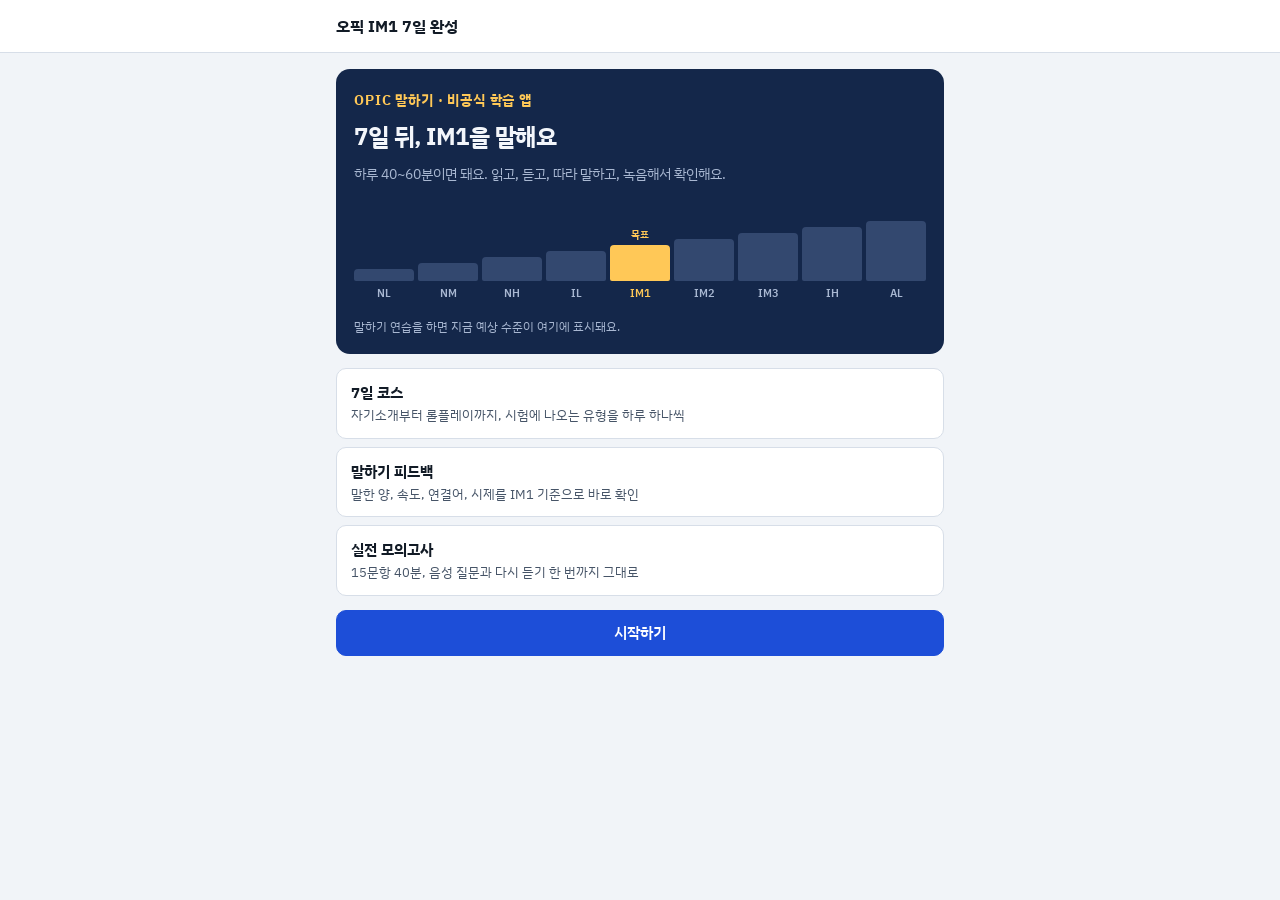
<file: opic-im1.html>
<!doctype html>
<html lang="ko">
<head>
<meta charset="utf-8">
<meta name="viewport" content="width=device-width, initial-scale=1, viewport-fit=cover">
<!-- page -->
<title>오픽 IM1 7일 완성</title>
<meta name="claude:viewport-fit-sides" content="cover">
<link rel="stylesheet" href="https://fonts.googleapis.com/css2?family=IBM+Plex+Sans+KR:wght@400;500;600;700&family=Source+Serif+4:opsz,wght@8..60,400;8..60,600&display=swap">
<style>
/* Layout: one-screen app shell (top bar / scrolling main / bottom tabs) in a single 640px column.
   Korean UI is set in the sans face, English to be spoken is set in the serif face. */
:root {
  --bg: #F1F4F8; --surface: #FFFFFF; --surface-2: #E7ECF3; --line: #D7DEE8;
  --ink: #121B26; --ink-2: #465467; --ink-3: #6E7D91;
  --brand: #1D4ED8; --brand-ink: #FFFFFF; --brand-soft: #E2E9FB;
  --rec: #D43C3C; --rec-soft: #FBE6E4;
  --good: #1B8756; --good-soft: #DDF2E7; --warn: #A2640C; --warn-soft: #FAEFD6;
  --hero: #14274A; --hero-ink: #F3F6FB; --hero-dim: #A9B8D2; --hero-bar: #33486F; --goal: #FFC857;
  --font-ui: "IBM Plex Sans KR", "Apple SD Gothic Neo", "Malgun Gothic", "Noto Sans KR", system-ui, sans-serif;
  --font-en: "Source Serif 4", Georgia, "Times New Roman", serif;
  --r: 14px; --r-sm: 10px;
}
@media (prefers-color-scheme: dark) {
  :root:not([data-theme="light"]) {
    --bg: #0E141B; --surface: #18212C; --surface-2: #222D3A; --line: #2D3A49;
    --ink: #E9EEF4; --ink-2: #B1BDCB; --ink-3: #8593A4;
    --brand: #86A4FF; --brand-ink: #0B1324; --brand-soft: #1E2B4D;
    --rec: #FF6F6F; --rec-soft: #3B2023;
    --good: #52C792; --good-soft: #153223; --warn: #E7B659; --warn-soft: #352B10;
    --hero: #1B2A47; --hero-ink: #F3F6FB; --hero-dim: #A9B8D2; --hero-bar: #3A4F78; --goal: #FFC857;
    color-scheme: dark;
  }
}
:root[data-theme="dark"] {
  --bg: #0E141B; --surface: #18212C; --surface-2: #222D3A; --line: #2D3A49;
  --ink: #E9EEF4; --ink-2: #B1BDCB; --ink-3: #8593A4;
  --brand: #86A4FF; --brand-ink: #0B1324; --brand-soft: #1E2B4D;
  --rec: #FF6F6F; --rec-soft: #3B2023;
  --good: #52C792; --good-soft: #153223; --warn: #E7B659; --warn-soft: #352B10;
  --hero: #1B2A47; --hero-ink: #F3F6FB; --hero-dim: #A9B8D2; --hero-bar: #3A4F78; --goal: #FFC857;
  color-scheme: dark;
}
*, *::before, *::after { box-sizing: border-box; }
html { height: 100%; padding: env(safe-area-inset-top, 0px) 0 env(safe-area-inset-bottom, 0px); }
body { height: 100%; margin: 0; background: var(--bg); color: var(--ink); font: 15px/1.6 var(--font-ui); -webkit-text-size-adjust: 100%; }
[hidden] { display: none !important; }
button, input, textarea, select { font: inherit; color: inherit; }
button { cursor: pointer; }
h1, h2, h3, p, ul, ol { margin: 0; }
ul, ol { padding: 0; list-style: none; }
h1 { font-size: 24px; line-height: 1.3; letter-spacing: -.02em; text-wrap: balance; }
h2 { font-size: 18px; line-height: 1.35; letter-spacing: -.01em; text-wrap: balance; }
:focus-visible { outline: 2px solid var(--brand); outline-offset: 2px; }
svg { flex: 0 0 auto; }

.app { height: 100%; display: flex; flex-direction: column; }
.wrap { width: 100%; max-width: 640px; margin: 0 auto; padding-left: max(16px, env(safe-area-inset-left, 0px)); padding-right: max(16px, env(safe-area-inset-right, 0px)); }
.top { flex: 0 0 auto; background: var(--surface); border-bottom: 1px solid var(--line); }
.top-in { display: flex; align-items: center; gap: 10px; min-height: 52px; }
.top-title { flex: 1; min-width: 0; display: flex; flex-direction: column; line-height: 1.25; }
.top-title strong { font-size: 16px; white-space: nowrap; overflow: hidden; text-overflow: ellipsis; }
.top-title span { font-size: 12px; color: var(--ink-3); white-space: nowrap; overflow: hidden; text-overflow: ellipsis; }
.top-badge { flex: 0 0 auto; padding: 3px 10px; border-radius: 99px; background: var(--brand-soft); color: var(--brand); font-size: 12px; font-weight: 700; font-variant-numeric: tabular-nums; }
.icon-btn { width: 36px; height: 36px; margin-left: -8px; display: grid; place-items: center; border: 0; border-radius: 50%; background: none; }
.icon-btn:hover { background: var(--surface-2); }
main { flex: 1; min-height: 0; overflow-y: auto; -webkit-overflow-scrolling: touch; }
#view { display: flex; flex-direction: column; gap: 14px; padding-block: 16px 28px; }
.tabs { flex: 0 0 auto; background: var(--surface); border-top: 1px solid var(--line); }
.tabs-in { display: grid; grid-template-columns: repeat(5, 1fr); }
.tabs a { display: flex; flex-direction: column; align-items: center; gap: 2px; padding: 8px 0 7px; color: var(--ink-3); text-decoration: none; font-size: 11px; font-weight: 600; }
.tabs a[aria-current="page"] { color: var(--brand); }
.tabs svg { width: 22px; height: 22px; fill: none; stroke: currentColor; stroke-width: 1.8; stroke-linecap: round; stroke-linejoin: round; }
body.onb .tabs { display: none; }

.eyebrow { font-size: 12px; font-weight: 700; letter-spacing: .06em; color: var(--ink-3); text-transform: uppercase; }
.muted { color: var(--ink-2); font-size: 14px; }
.fine { color: var(--ink-3); font-size: 12px; }
.en { font-family: var(--font-en); font-size: 17px; line-height: 1.55; }
.ko { color: var(--ink-2); font-size: 14px; }
.stack { display: flex; flex-direction: column; gap: 10px; }
.card { background: var(--surface); border: 1px solid var(--line); border-radius: var(--r); padding: 16px; display: flex; flex-direction: column; gap: 10px; min-width: 0; }
.sect-title { display: flex; align-items: baseline; justify-content: space-between; gap: 8px; margin-top: 6px; }
.sect-title h2 { font-size: 16px; }
.sect-title span { color: var(--ink-3); font-size: 13px; }

.btn { display: inline-flex; align-items: center; justify-content: center; gap: 6px; min-height: 46px; padding: 0 18px; border: 1px solid var(--line); border-radius: var(--r-sm); background: var(--surface); font-weight: 600; text-decoration: none; }
.btn:hover { background: var(--surface-2); }
.btn.primary { background: var(--brand); border-color: var(--brand); color: var(--brand-ink); }
.btn.primary:hover { filter: brightness(1.08); background: var(--brand); }
.btn.small { min-height: 36px; padding: 0 12px; font-size: 13px; }
.btn.block { width: 100%; }
.btn.danger { color: var(--rec); }
.btn:disabled { opacity: .5; cursor: default; }
.linkbtn { border: 0; background: none; padding: 6px 4px; color: var(--brand); font-weight: 600; font-size: 13px; text-decoration: underline; text-underline-offset: 3px; }
.row-btns { display: flex; flex-wrap: wrap; gap: 8px; }
.row-btns.end { justify-content: flex-end; }
.row-btns.split > * { flex: 1; }
.chips { display: flex; flex-wrap: wrap; gap: 6px; }
.chip { display: inline-flex; align-items: center; padding: 2px 9px; border-radius: 99px; background: var(--brand-soft); color: var(--brand); font-size: 12px; font-weight: 700; white-space: nowrap; }
.chip.ghost { background: var(--surface-2); color: var(--ink-2); }
.chip.warn { background: var(--warn-soft); color: var(--warn); }
.chip.good { background: var(--good-soft); color: var(--good); }
.meter { display: block; height: 6px; border-radius: 99px; background: var(--surface-2); overflow: hidden; }
.meter i { display: block; height: 100%; border-radius: 99px; background: var(--brand); }

/* hero + level ladder */
.hero { background: var(--hero); color: var(--hero-ink); border-radius: var(--r); padding: 20px 18px 18px; display: flex; flex-direction: column; gap: 10px; }
.hero .eyebrow { color: var(--goal); }
.hero p { color: var(--hero-dim); font-size: 14px; }
.hero .btn.primary { background: var(--goal); border-color: var(--goal); color: #1B1403; }
.ladder { display: grid; grid-template-columns: repeat(9, 1fr); align-items: end; gap: 4px; margin: 8px 0 4px; }
.rung { display: flex; flex-direction: column; align-items: center; gap: 4px; min-width: 0; }
.rung .bar { width: 100%; border-radius: 4px 4px 2px 2px; background: var(--hero-bar); }
.rung b { font-size: 11px; font-weight: 600; color: var(--hero-dim); font-variant-numeric: tabular-nums; }
.rung i { height: 14px; font-style: normal; font-size: 10px; font-weight: 700; line-height: 14px; white-space: nowrap; }
.rung.goal .bar { background: var(--goal); }
.rung.goal b, .rung.goal i { color: var(--goal); }
.rung.cur .bar { outline: 2px solid var(--hero-ink); outline-offset: 2px; }
.rung.cur b, .rung.cur i { color: var(--hero-ink); }

.hero .fine-hero { font-size: 12px; }
.recorder .field { align-self: stretch; text-align: left; }
.recorder .row-btns { justify-content: center; }
.card ul:not([class]) { display: flex; flex-direction: column; gap: 4px; padding-left: 18px; list-style: disc; color: var(--ink-2); }
.tiles { display: grid; grid-template-columns: repeat(3, 1fr); gap: 8px; }
.tile { background: var(--surface); border: 1px solid var(--line); border-radius: var(--r-sm); padding: 12px; min-width: 0; }
.tile b { display: block; font-size: 20px; line-height: 1.2; font-variant-numeric: tabular-nums; }
.tile small { color: var(--ink-3); font-size: 12px; }

/* course */
.daycard, .step, .qrow { display: flex; align-items: center; gap: 12px; width: 100%; padding: 14px; border: 1px solid var(--line); border-radius: var(--r); background: var(--surface); text-align: left; }
.daycard:hover, .step:hover, .qrow:hover { border-color: var(--brand); }
.daycard.now { border-color: var(--brand); box-shadow: inset 3px 0 0 var(--brand); }
.dnum { flex: 0 0 auto; width: 46px; font-size: 11px; font-weight: 700; letter-spacing: .04em; color: var(--ink-3); }
.daycard.now .dnum { color: var(--brand); }
.dbody, .sbody, .qbody { flex: 1; min-width: 0; display: flex; flex-direction: column; gap: 3px; }
.dbody small, .sbody small, .qbody small { color: var(--ink-2); font-size: 13px; }
.dbody .meter { margin-top: 5px; }
.dstat, .sgo { flex: 0 0 auto; font-size: 12px; font-weight: 700; color: var(--ink-3); font-variant-numeric: tabular-nums; }
.daycard.done .dstat { color: var(--good); }
.dayhead { display: flex; flex-direction: column; gap: 6px; padding: 4px 2px 6px; }
.lead { color: var(--ink-2); }
.steps { display: flex; flex-direction: column; gap: 8px; }
.snum { flex: 0 0 auto; width: 28px; height: 28px; display: grid; place-items: center; border-radius: 50%; background: var(--surface-2); color: var(--ink-2); font-size: 13px; font-weight: 700; }
.step.done .snum { background: var(--good-soft); color: var(--good); }
.step.next { border-color: var(--brand); }
.step.next .snum { background: var(--brand); color: var(--brand-ink); }
.step.next .sgo { color: var(--brand); }
.dots { display: flex; gap: 5px; }
.dots i { flex: 1; height: 4px; border-radius: 99px; background: var(--surface-2); }
.dots i.on { background: var(--brand); }
.lesson h2 { font-size: 20px; }
.lesson p, .lesson li { color: var(--ink-2); }
.lesson b { color: var(--ink); }
.lesson ul { display: flex; flex-direction: column; gap: 6px; padding-left: 18px; list-style: disc; }
.lesson .en { color: var(--ink); background: var(--surface-2); border-radius: var(--r-sm); padding: 10px 12px; font-size: 16px; }
.lesson table { width: 100%; border-collapse: collapse; font-size: 14px; }
.lesson td, .lesson th { padding: 6px 8px; border-bottom: 1px solid var(--line); text-align: left; vertical-align: top; }
.lesson th { color: var(--ink-3); font-size: 12px; font-weight: 600; }
.tablebox { overflow-x: auto; }
.pattern { display: flex; gap: 10px; align-items: flex-start; }
.pattern .pbody { flex: 1; min-width: 0; display: flex; flex-direction: column; gap: 2px; }
.pattern .en { font-weight: 600; }
.pattern .ex { font-family: var(--font-en); font-size: 15px; color: var(--ink-2); margin-top: 4px; }
.playbtn { flex: 0 0 auto; width: 38px; height: 38px; display: grid; place-items: center; border: 1px solid var(--line); border-radius: 50%; background: var(--surface); color: var(--brand); }
.playbtn:hover { background: var(--brand-soft); }

/* question + studio */
.qtext { font-size: 18px; }
.sents { display: flex; flex-direction: column; gap: 6px; }
.sent { display: flex; flex-direction: column; gap: 1px; width: 100%; padding: 9px 12px; border: 1px solid transparent; border-radius: var(--r-sm); background: var(--surface-2); text-align: left; }
.sent:hover { border-color: var(--brand); }
.sent.on { background: var(--brand-soft); border-color: var(--brand); }
.sent .ko { font-size: 13px; }
.fold { background: var(--surface); border: 1px solid var(--line); border-radius: var(--r); }
.fold > summary { padding: 13px 16px; font-weight: 600; cursor: pointer; list-style-position: inside; }
.fold > :not(summary) { margin: 0 16px 14px; }
.tips { display: flex; flex-direction: column; gap: 4px; padding-left: 20px; list-style: decimal; color: var(--ink-2); }
.recorder { align-items: center; text-align: center; gap: 8px; padding-block: 20px; }
.timer { font-size: 30px; font-weight: 600; line-height: 1; font-variant-numeric: tabular-nums; letter-spacing: .02em; }
.recbtn { position: relative; width: 76px; height: 76px; border: 0; border-radius: 50%; background: var(--rec); display: grid; place-items: center; }
.recbtn::before { content: ""; width: 26px; height: 26px; border-radius: 50%; background: #fff; transition: border-radius .15s; }
.recbtn.on::before { border-radius: 5px; }
.recbtn.on::after { content: ""; position: absolute; inset: -7px; border-radius: 50%; border: 3px solid var(--rec); opacity: .5; animation: pulse 1.4s ease-out infinite; }
@keyframes pulse { from { transform: scale(.92); opacity: .6; } to { transform: scale(1.15); opacity: 0; } }
@media (prefers-reduced-motion: reduce) { .recbtn.on::after { animation: none; } .recbtn::before { transition: none; } }
.live { width: 100%; padding: 10px 12px; border-radius: var(--r-sm); background: var(--surface-2); text-align: left; max-height: 9.5em; overflow-y: auto; }
.note { width: 100%; padding: 8px 12px; border-radius: var(--r-sm); background: var(--warn-soft); color: var(--warn); font-size: 13px; text-align: left; }
.recorder textarea, .field textarea, .fold textarea { width: 100%; }
audio { width: 100%; height: 40px; }

.fb-head { display: flex; align-items: center; gap: 16px; }
.ring { position: relative; flex: 0 0 auto; width: 88px; height: 88px; border-radius: 50%; display: grid; place-items: center; background: conic-gradient(var(--brand) calc(var(--p) * 1%), var(--surface-2) 0); }
.ring::before { content: ""; position: absolute; inset: 8px; border-radius: 50%; background: var(--surface); }
.ring b { position: relative; font-size: 26px; font-variant-numeric: tabular-nums; }
.metrics { display: flex; flex-direction: column; }
.metrics li { display: flex; gap: 10px; padding: 9px 0; border-top: 1px solid var(--line); }
.metrics .dot { flex: 0 0 auto; width: 10px; height: 10px; margin-top: 7px; border-radius: 50%; background: var(--rec); }
.metrics .good .dot { background: var(--good); }
.metrics .mid .dot { background: var(--goal); }
.metrics div { flex: 1; min-width: 0; display: flex; flex-wrap: wrap; align-items: baseline; gap: 2px 10px; }
.metrics strong { font-size: 14px; }
.metrics .mv { color: var(--ink-2); font-size: 14px; font-variant-numeric: tabular-nums; }
.metrics small { flex-basis: 100%; color: var(--ink-2); font-size: 13px; }
.mine { padding: 12px; border-radius: var(--r-sm); background: var(--surface-2); }
.ai { display: flex; flex-direction: column; gap: 10px; padding: 14px; border-radius: var(--r-sm); border: 1px solid var(--brand); background: var(--brand-soft); }
.ai li { padding: 6px 0; }
.ai del { color: var(--rec); text-decoration-thickness: 1px; }
.ai ins { color: var(--good); text-decoration: none; font-weight: 600; }
.ai .en { font-size: 15px; }

/* quiz, forms */
.opts { display: flex; flex-direction: column; gap: 8px; }
.opt { width: 100%; padding: 12px 14px; border: 1px solid var(--line); border-radius: var(--r-sm); background: var(--surface); text-align: left; }
.opt:hover:not(:disabled) { border-color: var(--brand); }
.opt.right { border-color: var(--good); background: var(--good-soft); color: var(--good); font-weight: 600; }
.opt.wrong { border-color: var(--rec); background: var(--rec-soft); color: var(--rec); }
.opt:disabled { cursor: default; }
.why { padding: 10px 12px; border-radius: var(--r-sm); background: var(--surface-2); color: var(--ink-2); font-size: 14px; }
.field { display: flex; flex-direction: column; gap: 5px; }
.field label, .field > span { font-size: 13px; font-weight: 600; color: var(--ink-2); }
input[type="text"], input[type="date"], textarea, select { width: 100%; min-height: 44px; padding: 9px 12px; border: 1px solid var(--line); border-radius: var(--r-sm); background: var(--surface); }
textarea { font-family: var(--font-en); font-size: 16px; line-height: 1.5; resize: vertical; }
input[type="range"] { width: 100%; accent-color: var(--brand); }
.grid2 { display: grid; grid-template-columns: repeat(auto-fit, minmax(180px, 1fr)); gap: 10px; }
.choice { display: flex; flex-wrap: wrap; gap: 8px; }
.choice button { padding: 9px 14px; border: 1px solid var(--line); border-radius: 99px; background: var(--surface); font-weight: 600; font-size: 14px; }
.choice button[aria-pressed="true"] { background: var(--brand); border-color: var(--brand); color: var(--brand-ink); }
.check { display: flex; align-items: center; gap: 10px; font-size: 14px; }
.check input { width: 18px; height: 18px; accent-color: var(--brand); }
.scroller { overflow-x: auto; margin: 0 -4px; padding: 2px 4px 6px; }
.scroller .choice { flex-wrap: nowrap; }
.scroller .choice button { white-space: nowrap; }

/* mock */
.mockbar { display: flex; align-items: center; gap: 16px; }
.mockbar > div:first-child { flex: 1; display: flex; flex-direction: column; gap: 6px; }
.clock { text-align: right; line-height: 1.2; }
.clock small { display: block; color: var(--ink-3); font-size: 11px; }
.clock b { font-size: 20px; font-variant-numeric: tabular-nums; }
.ava { align-items: center; text-align: center; }
.ava-face { width: 64px; height: 64px; border-radius: 50%; display: grid; place-items: center; background: var(--hero); color: var(--goal); font: 600 28px var(--font-en); }
.bars { display: flex; flex-direction: column; gap: 8px; }
.bars li { display: grid; grid-template-columns: 96px 1fr 34px; align-items: center; gap: 10px; font-size: 13px; }
.bars .meter { height: 10px; }
.bars b { text-align: right; font-variant-numeric: tabular-nums; }
.bars li.low .meter i { background: var(--rec); }

/* review */
.seg { display: grid; grid-template-columns: repeat(5, 1fr); gap: 4px; padding: 4px; border-radius: var(--r-sm); background: var(--surface-2); }
.seg button { min-height: 36px; border: 0; border-radius: 7px; background: none; font-size: 13px; font-weight: 600; color: var(--ink-2); }
.seg button[aria-pressed="true"] { background: var(--surface); color: var(--ink); box-shadow: 0 1px 2px rgba(0, 0, 0, .12); }
.flash { min-height: 230px; justify-content: center; align-items: center; text-align: center; gap: 12px; padding: 24px 18px; }
.flash .ko { font-size: 18px; color: var(--ink); font-weight: 600; }
.flash .en { font-size: 21px; font-weight: 600; }
.flash .ex { font-family: var(--font-en); color: var(--ink-2); }
.chart { position: relative; display: flex; align-items: flex-end; gap: 6px; height: 150px; padding-top: 18px; border-bottom: 1px solid var(--line); }
.chart .col { flex: 1; min-width: 0; height: 100%; display: flex; flex-direction: column; justify-content: flex-end; align-items: center; gap: 3px; }
.chart .col span { font-size: 11px; color: var(--ink-2); font-variant-numeric: tabular-nums; }
.chart .col i { width: 100%; max-width: 34px; border-radius: 4px 4px 0 0; background: var(--brand); min-height: 2px; }
.chart .col.hit i { background: var(--good); }
.chart .goalline { position: absolute; left: 0; right: 0; border-top: 1px dashed var(--ink-3); }
.empty { align-items: center; text-align: center; padding: 28px 18px; color: var(--ink-2); }
.feature-list { display: flex; flex-direction: column; gap: 8px; }
.feature-list li { display: flex; flex-direction: column; padding: 12px 14px; border: 1px solid var(--line); border-radius: var(--r-sm); background: var(--surface); }
.feature-list small { color: var(--ink-2); font-size: 13px; }
.toast { position: fixed; left: 50%; bottom: calc(84px + env(safe-area-inset-bottom, 0px)); transform: translateX(-50%); max-width: calc(100% - 32px); padding: 10px 16px; border-radius: 99px; background: var(--ink); color: var(--bg); font-size: 14px; font-weight: 600; z-index: 20; text-align: center; }
</style>
</head>
<body>
<div class="app" id="app">
  <header class="top">
    <div class="wrap top-in">
      <button class="icon-btn" id="backBtn" data-act="back" aria-label="뒤로" hidden><svg viewBox="0 0 24 24" width="22" height="22" aria-hidden="true"><path d="M15 5l-7 7 7 7" fill="none" stroke="currentColor" stroke-width="2.2" stroke-linecap="round" stroke-linejoin="round"/></svg></button>
      <div class="top-title"><strong id="topTitle">오픽 IM1 7일 완성</strong><span id="topSub"></span></div>
      <span class="top-badge" id="topBadge" hidden></span>
    </div>
  </header>
  <main id="main"><div class="wrap" id="view"></div></main>
  <nav class="tabs" aria-label="주요 메뉴">
    <div class="wrap tabs-in">
      <a href="#today" data-act="tab" data-tab="today"><svg viewBox="0 0 24 24" aria-hidden="true"><path d="M3 11l9-7 9 7v9a1 1 0 0 1-1 1h-5v-6H9v6H4a1 1 0 0 1-1-1z"/></svg>오늘</a>
      <a href="#course" data-act="tab" data-tab="course"><svg viewBox="0 0 24 24" aria-hidden="true"><rect x="3" y="5" width="18" height="16" rx="2"/><path d="M3 10h18M8 3v4M16 3v4"/></svg>7일 코스</a>
      <a href="#practice" data-act="tab" data-tab="practice"><svg viewBox="0 0 24 24" aria-hidden="true"><rect x="9" y="3" width="6" height="11" rx="3"/><path d="M5 11a7 7 0 0 0 14 0M12 18v3"/></svg>문제 연습</a>
      <a href="#mock" data-act="tab" data-tab="mock"><svg viewBox="0 0 24 24" aria-hidden="true"><circle cx="12" cy="13" r="8"/><path d="M12 9v4l3 2M9 2h6"/></svg>모의고사</a>
      <a href="#review" data-act="tab" data-tab="review"><svg viewBox="0 0 24 24" aria-hidden="true"><rect x="4" y="7" width="13" height="13" rx="2"/><path d="M8 4h10a2 2 0 0 1 2 2v10"/></svg>복습</a>
    </div>
  </nav>
</div>
<div class="toast" id="toast" role="status" hidden></div>
<script>
/* ===== 학습 콘텐츠 =====
   문제와 모범 답변은 모두 이 앱을 위해 새로 쓴 것입니다. 모범 답변은 한 줄에 "영어 | 한국어" 한 문장씩. */
(() => {
const Q = (id, type, topic, q, ko, tips, m, unexp) => ({
  id, type, topic, q, ko, tips, unexp: !!unexp,
  m: m.trim().split('\n').map(l => { const [en, k] = l.split('|'); return [en.trim(), (k || '').trim()]; })
});
const P = (en, ko, ex, exKo) => ({ en, ko, ex, exKo });
const Z = (q, o, a, why) => ({ q, o, a, why });

const TYPES = { intro: '자기소개', desc: '묘사', routine: '루틴', past: '과거 경험', 'rp-ask': '롤플레이 · 질문', 'rp-solve': '롤플레이 · 문제 해결', 'rp-exp': '롤플레이 · 경험', ava: '면접관에게 질문' };

const QUESTIONS = [
Q('intro-1', 'intro', '자기소개', "Let's start the interview now. Tell me a little bit about yourself.", '이제 인터뷰를 시작하겠습니다. 자신에 대해 간단히 이야기해 주세요.',
  ['이름 → 사는 곳 → 하는 일', '취미 1~2개와 성격 한마디', '마무리: That\'s all about me.'], `
Hi, my name is Minsu Kim. | 안녕하세요, 제 이름은 김민수입니다.
I live in Seoul with my family. | 저는 가족과 함께 서울에 살아요.
I am an office worker. | 저는 회사원입니다.
I work for a trading company. | 무역 회사에서 일해요.
I usually work from nine to six. | 보통 9시부터 6시까지 일합니다.
In my free time, I like to watch movies and listen to music. | 여가 시간에는 영화 보기와 음악 듣기를 좋아해요.
I also take a walk in the park on weekends. | 주말에는 공원에서 산책도 합니다.
I am a quiet person, but I like meeting new people. | 저는 조용한 편이지만 새로운 사람을 만나는 걸 좋아해요.
That's all about me. Thank you. | 제 소개는 여기까지입니다. 감사합니다.`),

Q('home-desc', 'desc', '집', 'I would like to know about where you live. Please describe your home. What does it look like? How many rooms does it have?', '당신이 사는 곳에 대해 알고 싶어요. 집을 묘사해 주세요. 어떻게 생겼나요? 방은 몇 개인가요?',
  ['한 줄 소개: 어떤 집, 어디에', '방 개수 · 거실에 있는 것 · 분위기', '가장 좋아하는 공간과 이유'], `
I live in an apartment in Seoul. | 저는 서울에 있는 아파트에 살아요.
It is on the tenth floor. | 10층에 있습니다.
My home is not very big, but it is clean and cozy. | 집이 아주 크지는 않지만 깨끗하고 아늑해요.
There are three rooms, a living room, and a kitchen. | 방 세 개, 거실, 부엌이 있어요.
In the living room, there is a sofa and a big TV. | 거실에는 소파와 큰 TV가 있습니다.
My favorite place is my room because I can relax there. | 제가 가장 좋아하는 곳은 제 방인데, 거기서 쉴 수 있기 때문이에요.
There is a bed and a small desk in my room. | 제 방에는 침대와 작은 책상이 있어요.
I really like my home. | 저는 우리 집이 정말 좋아요.`),
Q('home-routine', 'routine', '집', 'What do you usually do at home on weekdays and on weekends? Tell me about your daily routine at home.', '평일과 주말에 집에서 보통 무엇을 하나요? 집에서의 일과를 말해 주세요.',
  ['평일: 퇴근 후 순서대로 (First → After that)', '주말: 평일과 다른 점', '마무리: 집에서 쉬는 게 좋다'], `
On weekdays, I usually come home at seven. | 평일에는 보통 7시에 집에 와요.
First, I take a shower and have dinner. | 먼저 샤워를 하고 저녁을 먹습니다.
After that, I watch TV or use my phone on the sofa. | 그 다음에는 소파에서 TV를 보거나 휴대폰을 해요.
Sometimes I clean my room. | 가끔 방 청소를 합니다.
On weekends, I get up late. | 주말에는 늦게 일어나요.
I usually do the laundry and clean the house in the morning. | 보통 오전에 빨래를 하고 집을 청소합니다.
Then I cook something simple for lunch. | 그러고 나서 점심으로 간단한 요리를 해요.
In the evening, I watch a movie at home. | 저녁에는 집에서 영화를 봅니다.
I like relaxing at home. | 저는 집에서 쉬는 걸 좋아해요.`),
Q('home-past', 'past', '집', 'Tell me about a problem you had at your home. What happened, and how did you solve it?', '집에서 겪었던 문제에 대해 말해 주세요. 무슨 일이 있었고, 어떻게 해결했나요?',
  ['언제, 어떤 문제였는지', '그때 기분 → 내가 한 행동', '결과와 한 줄 소감'], `
Last winter, I had a problem at home. | 지난겨울에 집에 문제가 있었어요.
One morning, there was no hot water. | 어느 날 아침, 뜨거운 물이 나오지 않았습니다.
It was very cold, so I couldn't take a shower. | 너무 추워서 샤워를 할 수 없었어요.
I was really upset. | 정말 속상했습니다.
I called the apartment office right away. | 바로 아파트 관리사무소에 전화했어요.
A repairman came in the afternoon, and he fixed it in an hour. | 오후에 수리 기사님이 와서 한 시간 만에 고쳐 주셨어요.
After that, I could use hot water again. | 그 후에 다시 뜨거운 물을 쓸 수 있었습니다.
I was so happy. | 정말 기뻤어요.
It was a small problem, but I still remember it. | 작은 문제였지만 아직도 기억나요.`),

Q('cafe-desc', 'desc', '카페', 'You indicated in the survey that you go to cafés. Describe a café you often go to. Where is it, and what does it look like?', '설문에서 카페에 간다고 하셨네요. 자주 가는 카페를 묘사해 주세요. 어디에 있고 어떻게 생겼나요?',
  ['위치: 어디 근처, 걸어서 몇 분', '크기 · 분위기 · 안에 있는 것', '좋아하는 이유'], `
There is a café I often go to. | 제가 자주 가는 카페가 있어요.
It is near my office. | 회사 근처에 있습니다.
It takes about five minutes on foot. | 걸어서 5분 정도 걸려요.
The café is small, but it is very quiet and clean. | 카페는 작지만 아주 조용하고 깨끗합니다.
There are many tables and comfortable chairs. | 테이블이 많고 의자가 편해요.
There are also some plants by the window. | 창가에는 식물도 몇 개 있습니다.
The coffee is good, and it is not expensive. | 커피가 맛있고 비싸지 않아요.
I like the café because I can relax there. | 거기서 쉴 수 있어서 그 카페를 좋아합니다.`),
Q('cafe-routine', 'routine', '카페', 'What do you usually do when you go to a café? Who do you go with, and what do you order?', '카페에 가면 보통 무엇을 하나요? 누구와 가고 무엇을 주문하나요?',
  ['얼마나 자주, 누구와', '주문 → 자리 → 대화 순서로', '머무는 시간과 한 줄 소감'], `
I go to a café two or three times a week. | 저는 일주일에 두세 번 카페에 가요.
I usually go there with my coworkers after lunch. | 보통 점심 식사 후에 동료들과 갑니다.
First, we order our drinks at the counter. | 먼저 카운터에서 음료를 주문해요.
I always order an iced americano. | 저는 항상 아이스 아메리카노를 주문합니다.
Sometimes I have a piece of cake, too. | 가끔 케이크 한 조각도 먹어요.
Then we sit down and talk about work or our weekend plans. | 그러고 나서 자리에 앉아 일이나 주말 계획에 대해 이야기합니다.
We usually stay for about thirty minutes. | 보통 30분 정도 머물러요.
It is a good time to take a break. | 잠깐 쉬기에 좋은 시간이에요.`),
Q('cafe-past', 'past', '카페', 'Tell me about a memorable experience you had at a café. When was it, and what happened?', '카페에서 있었던 기억에 남는 경험을 말해 주세요. 언제였고 무슨 일이 있었나요?',
  ['언제, 누구와, 어떤 카페', '사건: 무슨 일이 있었는지', '기분과 마무리'], `
I had a memorable experience at a café last month. | 지난달에 카페에서 기억에 남는 일이 있었어요.
I went to a new café with my friend. | 친구와 새로 생긴 카페에 갔습니다.
It was a rainy day. | 비 오는 날이었어요.
I ordered a hot latte, but the staff gave me an iced one. | 따뜻한 라테를 주문했는데 직원이 아이스로 줬어요.
I told the staff about it, and she was very sorry. | 직원에게 말했더니 정말 미안해했습니다.
She made a new latte and gave me a free cookie, too. | 새 라테를 만들어 주고 쿠키도 서비스로 줬어요.
I was surprised and happy. | 놀랍고 기뻤습니다.
So I want to go there again. | 그래서 그곳에 또 가고 싶어요.`),

Q('movie-desc', 'desc', '영화', 'You indicated that you like watching movies. What kind of movies do you like? Why do you like them?', '영화 보는 것을 좋아한다고 하셨네요. 어떤 종류의 영화를 좋아하나요? 왜 좋아하나요?',
  ['좋아하는 장르와 이유', '싫어하는 장르 한 가지', '좋아하는 배우, 얼마나 자주 보는지'], `
I like watching movies very much. | 저는 영화 보는 것을 아주 좋아해요.
My favorite kind of movie is action movies. | 가장 좋아하는 장르는 액션 영화입니다.
They are exciting and fun. | 신나고 재미있어요.
When I watch action movies, I can forget about my stress. | 액션 영화를 보면 스트레스를 잊을 수 있습니다.
I also like comedy movies because they make me laugh. | 코미디 영화도 좋아하는데, 저를 웃게 해 주기 때문이에요.
But I don't like horror movies. | 하지만 공포 영화는 좋아하지 않아요.
They are too scary for me. | 저한테는 너무 무섭습니다.
I watch a movie almost every weekend. | 거의 매주 주말에 영화를 봐요.`),
Q('movie-routine', 'routine', '영화', 'Tell me about what you usually do when you go to the movies. What do you do before and after the movie?', '영화를 보러 갈 때 보통 무엇을 하는지 말해 주세요. 영화 전후에 무엇을 하나요?',
  ['언제, 누구와 가는지', '영화 전: 예매 → 팝콘 → 자리', '영화 후: 식사하며 이야기'], `
I usually go to the movies on weekends with my friend. | 저는 보통 주말에 친구와 영화를 보러 가요.
First, I book the tickets on my phone. | 먼저 휴대폰으로 표를 예매합니다.
Before the movie, we buy popcorn and drinks. | 영화 전에 팝콘과 음료를 사요.
Then we go into the theater and find our seats. | 그러고 나서 상영관에 들어가 자리를 찾습니다.
I turn off my phone during the movie. | 영화를 보는 동안에는 휴대폰을 꺼요.
After the movie, we go to a restaurant and have dinner. | 영화가 끝나면 식당에 가서 저녁을 먹습니다.
We talk about the movie there. | 거기서 영화 이야기를 해요.
It is my favorite weekend routine. | 제가 가장 좋아하는 주말 일과예요.`),
Q('movie-past', 'past', '영화', 'Tell me about a movie you saw recently. What was it about, and how did you like it?', '최근에 본 영화에 대해 말해 주세요. 어떤 내용이었고 어땠나요?',
  ['언제, 어디서, 누구와 봤는지', '줄거리 2~3문장', '느낀 점과 마무리'], `
Last weekend, I saw a movie at the theater near my house. | 지난 주말에 집 근처 영화관에서 영화를 봤어요.
I went there with my friend. | 친구와 함께 갔습니다.
It was an action movie. | 액션 영화였어요.
The story was about a police officer. | 한 경찰관에 대한 이야기였습니다.
He tried to catch some bad guys. | 그는 나쁜 사람들을 잡으려고 했어요.
The action scenes were really exciting. | 액션 장면이 정말 흥미진진했습니다.
After the movie, we had dinner and talked about it. | 영화가 끝나고 저녁을 먹으며 영화 이야기를 했어요.
I really enjoyed the movie. | 영화가 정말 재미있었습니다.
I want to see it again. | 또 보고 싶어요.`),

Q('music-desc', 'desc', '음악', 'You indicated that you enjoy listening to music. What kind of music do you like? Who is your favorite singer?', '음악 감상을 즐긴다고 하셨네요. 어떤 음악을 좋아하나요? 가장 좋아하는 가수는 누구인가요?',
  ['좋아하는 장르와 느낌', '좋아하는 가수와 이유', '음악이 나에게 주는 것'], `
I enjoy listening to music every day. | 저는 매일 음악 듣는 것을 즐겨요.
I like many kinds of music, but my favorite is ballads. | 여러 종류의 음악을 좋아하지만 발라드를 가장 좋아합니다.
Ballads are slow and calm. | 발라드는 느리고 차분해요.
When I listen to them, I feel relaxed. | 발라드를 들으면 마음이 편안해집니다.
My favorite singer is IU. | 가장 좋아하는 가수는 아이유예요.
She has a beautiful voice, and her songs are very popular in Korea. | 목소리가 아름답고 노래가 한국에서 아주 인기 있어요.
I also like pop songs because they give me energy. | 팝송도 좋아하는데, 저에게 에너지를 주기 때문입니다.
Music is an important part of my life. | 음악은 제 삶의 중요한 부분이에요.`),
Q('music-routine', 'routine', '음악', 'When and where do you usually listen to music? What do you use to listen to music?', '보통 언제 어디서 음악을 듣나요? 음악을 들을 때 무엇을 사용하나요?',
  ['주로 듣는 시간과 장소', '사용하는 기기', '다른 상황 1~2개와 하루 듣는 시간'], `
I usually listen to music on my way to work. | 저는 보통 출근길에 음악을 들어요.
I take the subway every morning, so I listen to music there. | 매일 아침 지하철을 타서 거기서 음악을 듣습니다.
I use my smartphone and wireless earphones. | 스마트폰과 무선 이어폰을 사용해요.
They are very convenient. | 아주 편리합니다.
I also listen to music when I exercise or clean my house. | 운동하거나 집 청소를 할 때도 음악을 들어요.
At night, I listen to quiet songs before I go to bed. | 밤에는 자기 전에 조용한 노래를 듣습니다.
It helps me sleep well. | 잠을 잘 자는 데 도움이 돼요.
I listen to music for about an hour a day. | 하루에 한 시간 정도 음악을 들어요.`),
Q('music-past', 'past', '음악', 'When did you first become interested in music? Tell me about how your interest in music started.', '언제 처음 음악에 관심을 갖게 되었나요? 음악에 대한 관심이 어떻게 시작됐는지 말해 주세요.',
  ['언제 처음: when I was in ~', '계기가 된 일', '그 후의 변화, 지금'], `
I first became interested in music when I was in middle school. | 저는 중학생 때 처음 음악에 관심을 갖게 됐어요.
One day, my friend gave me a CD. | 어느 날 친구가 CD 한 장을 줬습니다.
It was a famous Korean singer's album. | 유명한 한국 가수의 앨범이었어요.
I listened to it every day after school. | 방과 후에 매일 그 앨범을 들었습니다.
I really loved the songs. | 노래들이 정말 좋았어요.
After that, I started to buy CDs with my pocket money. | 그 후로 용돈으로 CD를 사기 시작했습니다.
I also went to a concert in high school. | 고등학생 때는 콘서트에도 갔어요.
It was amazing. | 정말 굉장했습니다.
Now I still love music. | 지금도 여전히 음악을 사랑해요.`),

Q('park-desc', 'desc', '공원', 'You indicated that you go to parks. Describe a park you often visit. What does it look like?', '공원에 간다고 하셨네요. 자주 가는 공원을 묘사해 주세요. 어떻게 생겼나요?',
  ['공원 이름과 위치', '크기 · 나무와 꽃 · 산책로 · 사람들', '좋아하는 이유'], `
I often go to a park near my house. | 저는 집 근처 공원에 자주 가요.
It is called Han River Park. | 한강공원이라고 합니다.
The park is very big and beautiful. | 공원은 아주 크고 아름다워요.
There are many trees and flowers. | 나무와 꽃이 많습니다.
There is also a long path for walking and riding bikes. | 걷거나 자전거를 탈 수 있는 긴 길도 있어요.
You can see the river from the park. | 공원에서 강을 볼 수 있습니다.
Many people come there with their families or dogs. | 많은 사람들이 가족이나 강아지와 함께 와요.
The air is fresh, so I feel good there. | 공기가 맑아서 거기 가면 기분이 좋습니다.
It is my favorite place in my neighborhood. | 우리 동네에서 제가 가장 좋아하는 곳이에요.`),
Q('park-routine', 'routine', '공원', 'What do you usually do at the park? When do you go, and who do you go with?', '공원에서 보통 무엇을 하나요? 언제, 누구와 가나요?',
  ['언제, 누구와', '스트레칭 → 걷기 → 쉬기 순서로', '끝나고 하는 일과 좋은 점'], `
I usually go to the park on weekend mornings. | 저는 보통 주말 아침에 공원에 가요.
I go there alone or with my family. | 혼자 가거나 가족과 함께 갑니다.
First, I do some light stretching. | 먼저 가볍게 스트레칭을 해요.
Then I walk along the river for about an hour. | 그러고 나서 강을 따라 한 시간 정도 걷습니다.
While I walk, I listen to music. | 걸으면서 음악을 들어요.
Sometimes I sit on a bench and drink coffee. | 가끔 벤치에 앉아 커피를 마십니다.
When the weather is nice, we have a picnic there. | 날씨가 좋으면 거기서 소풍을 즐겨요.
After that, I go home and take a shower. | 그 후에 집에 가서 샤워를 합니다.
Walking in the park makes me healthy. | 공원에서 걷는 것은 저를 건강하게 해 줘요.`),
Q('park-past', 'past', '공원', 'Tell me about a memorable thing that happened at a park. What happened, and why was it memorable?', '공원에서 있었던 기억에 남는 일을 말해 주세요. 무슨 일이 있었고 왜 기억에 남나요?',
  ['언제, 누구와, 날씨', '무엇을 했는지 → 갑자기 생긴 일', '기분과 마무리'], `
Last spring, I went to the park with my family. | 지난봄에 가족과 공원에 갔어요.
The weather was warm and sunny. | 날씨가 따뜻하고 화창했습니다.
There were cherry blossoms everywhere. | 어디에나 벚꽃이 피어 있었어요.
We brought gimbap and fruit, and we had a picnic under a tree. | 김밥과 과일을 가져가서 나무 아래에서 소풍을 했습니다.
Suddenly, it started to rain. | 갑자기 비가 내리기 시작했어요.
We didn't have umbrellas, so we ran to the car. | 우산이 없어서 차까지 뛰어갔습니다.
We got wet, but we laughed a lot. | 비에 젖었지만 많이 웃었어요.
It was a funny day. | 재미있는 하루였습니다.
So I still remember it. | 그래서 아직도 기억나요.`),

Q('trip-desc', 'desc', '국내 여행', 'You indicated that you take trips in your country. Describe a place you like to visit. Why do you like it?', '국내 여행을 한다고 하셨네요. 가고 싶어 하는 장소를 묘사해 주세요. 왜 좋아하나요?',
  ['좋아하는 여행지와 위치', '거기에 있는 것 · 음식', '좋아하는 이유'], `
I like traveling around my country. | 저는 국내 여행을 좋아해요.
My favorite place is Jeju Island. | 가장 좋아하는 곳은 제주도입니다.
It is a beautiful island in the south of Korea. | 한국 남쪽에 있는 아름다운 섬이에요.
It takes about one hour by plane from Seoul. | 서울에서 비행기로 한 시간 정도 걸립니다.
There are beautiful beaches and a high mountain. | 아름다운 해변과 높은 산이 있어요.
The sea is clean and blue. | 바다가 깨끗하고 파랗습니다.
The food is delicious, too. | 음식도 맛있어요.
I especially like the seafood there. | 저는 특히 그곳의 해산물을 좋아합니다.
I like Jeju because I can relax and forget about work. | 쉬면서 일을 잊을 수 있어서 제주를 좋아해요.`),
Q('trip-routine', 'routine', '국내 여행', 'What do you usually do to prepare for a trip? Tell me about the things you do before you travel.', '여행을 준비할 때 보통 무엇을 하나요? 여행 가기 전에 하는 일들을 말해 주세요.',
  ['장소 정하기 → 예약하기', '맛집 찾기 → 짐 싸기', '나만의 습관 한 가지'], `
Before a trip, I do many things. | 여행 전에 저는 여러 가지를 해요.
First, I choose a place and check the weather. | 먼저 장소를 정하고 날씨를 확인합니다.
Then I book a hotel and tickets on the Internet. | 그러고 나서 인터넷으로 호텔과 표를 예약해요.
I also look for good restaurants on my phone. | 휴대폰으로 맛집도 찾아봅니다.
The day before the trip, I pack my bag. | 여행 전날에는 짐을 싸요.
I usually pack clothes, a charger, and some medicine. | 보통 옷, 충전기, 약을 챙깁니다.
I always make a list, so I don't forget anything. | 항상 목록을 만들어서 아무것도 잊지 않아요.
Preparing for a trip is fun for me. | 여행 준비는 저에게 즐거운 일이에요.`),
Q('trip-past', 'past', '국내 여행', 'Tell me about a memorable trip you took. Where did you go, who did you go with, and what did you do?', '기억에 남는 여행에 대해 말해 주세요. 어디로, 누구와 갔고 무엇을 했나요?',
  ['언제, 어디로, 누구와, 교통편', '첫째 날 · 둘째 날에 한 일', '날씨, 음식, 한 줄 소감'], `
Two years ago, I went to Busan with my family. | 2년 전에 가족과 부산에 갔어요.
We went there by train. | 기차를 타고 갔습니다.
It took about three hours. | 세 시간 정도 걸렸어요.
On the first day, we went to Haeundae Beach. | 첫째 날에는 해운대 해수욕장에 갔습니다.
We swam in the sea and took many pictures. | 바다에서 수영하고 사진을 많이 찍었어요.
In the evening, we ate fresh seafood at a market. | 저녁에는 시장에서 신선한 해산물을 먹었습니다.
It was really delicious. | 정말 맛있었어요.
On the second day, we visited a famous temple. | 둘째 날에는 유명한 절을 방문했습니다.
It was the best trip of my life. | 제 인생 최고의 여행이었어요.`),

Q('phone-desc', 'desc', '휴대폰', 'Tell me about your cell phone. What does it look like, and what do you like about it?', '당신의 휴대폰에 대해 말해 주세요. 어떻게 생겼고 어떤 점이 마음에 드나요?',
  ['언제 샀는지, 색과 모양', '좋은 점 2~3개 (화면, 카메라, 배터리)', '마무리: 없으면 못 산다'], `
I have a smartphone. | 저는 스마트폰이 있어요.
I bought it two years ago. | 2년 전에 샀습니다.
It is black and thin. | 검은색이고 얇아요.
The screen is big, so it is good for watching videos. | 화면이 커서 영상을 보기에 좋습니다.
The camera is also very good. | 카메라도 아주 좋아요.
I can take nice pictures with it. | 이걸로 멋진 사진을 찍을 수 있습니다.
The battery lasts all day. | 배터리가 하루 종일 가요.
I use my phone for everything. | 저는 모든 일에 휴대폰을 사용합니다.
I can't live without it. | 휴대폰 없이는 못 살아요.`, 1),
Q('phone-routine', 'routine', '휴대폰', 'What do you usually do with your phone? How often do you use it?', '휴대폰으로 보통 무엇을 하나요? 얼마나 자주 사용하나요?',
  ['아침 → 지하철 → 회사 → 저녁 순서로', '편리한 기능 한 가지', '하루 사용 시간과 내 생각'], `
I use my phone all day. | 저는 하루 종일 휴대폰을 사용해요.
In the morning, I check the weather and the news. | 아침에는 날씨와 뉴스를 확인합니다.
On the subway, I watch videos or listen to music. | 지하철에서는 영상을 보거나 음악을 들어요.
At work, I send messages to my coworkers. | 회사에서는 동료들에게 메시지를 보냅니다.
I also use my phone to pay for things. | 물건값을 낼 때도 휴대폰을 써요.
It is very convenient. | 아주 편리합니다.
In the evening, I call my parents or chat with my friends. | 저녁에는 부모님께 전화하거나 친구들과 채팅해요.
I use my phone for about four hours a day. | 하루에 네 시간 정도 휴대폰을 사용합니다.
I think it is too much. | 너무 많이 쓰는 것 같아요.`, 1),
Q('phone-past', 'past', '휴대폰', 'Tell me about a problem you had with your phone. What happened, and how did you deal with it?', '휴대폰 때문에 겪었던 문제에 대해 말해 주세요. 무슨 일이 있었고 어떻게 대처했나요?',
  ['언제, 어떤 문제', '기분 → 서비스 센터에서 한 일', '그 후 달라진 점'], `
I had a problem with my phone last year. | 작년에 휴대폰에 문제가 있었어요.
I dropped my phone on the street. | 길에서 휴대폰을 떨어뜨렸습니다.
The screen was broken, and I couldn't see anything. | 화면이 깨져서 아무것도 볼 수 없었어요.
I was so sad because it was a new phone. | 새 휴대폰이라서 너무 슬펐습니다.
The next day, I went to a service center. | 다음 날 서비스 센터에 갔어요.
I waited for about an hour. | 한 시간 정도 기다렸습니다.
They changed the screen, and it cost a lot of money. | 화면을 교체해 줬는데 돈이 많이 들었어요.
After that, I bought a strong phone case. | 그 후에 튼튼한 휴대폰 케이스를 샀습니다.
Now I am very careful with my phone. | 이제는 휴대폰을 아주 조심해서 다뤄요.`, 1),

Q('weather-desc', 'desc', '날씨', 'Tell me about the weather and seasons in your country. What is each season like?', '당신 나라의 날씨와 계절에 대해 말해 주세요. 각 계절은 어떤가요?',
  ['사계절이 있다', '계절마다 한 문장씩', '가장 좋아하는 계절과 이유'], `
Korea has four seasons. | 한국에는 사계절이 있어요.
They are spring, summer, fall, and winter. | 봄, 여름, 가을, 겨울입니다.
Spring is warm, and there are many flowers. | 봄은 따뜻하고 꽃이 많이 펴요.
Summer is very hot and humid. | 여름은 아주 덥고 습합니다.
It rains a lot in July. | 7월에는 비가 많이 와요.
Fall is cool, and the sky is clear. | 가을은 선선하고 하늘이 맑습니다.
Winter is very cold, and it snows sometimes. | 겨울은 아주 춥고 가끔 눈이 와요.
My favorite season is fall because the weather is perfect for walking. | 걷기에 딱 좋은 날씨라서 가을을 가장 좋아해요.`, 1),
Q('weather-routine', 'routine', '날씨', 'What do you usually do in your favorite season? Tell me about your activities.', '가장 좋아하는 계절에 보통 무엇을 하나요? 하는 활동들을 말해 주세요.',
  ['좋아하는 계절', '그 계절에 하는 활동 2~3개', '마무리 한 문장'], `
My favorite season is fall. | 제가 가장 좋아하는 계절은 가을이에요.
In fall, I usually spend a lot of time outside. | 가을에는 보통 밖에서 시간을 많이 보냅니다.
On weekends, I go to the park and take a walk. | 주말에는 공원에 가서 산책해요.
Sometimes I go hiking with my friends. | 가끔 친구들과 등산을 갑니다.
The mountains are very beautiful in fall. | 가을에는 산이 아주 아름다워요.
After hiking, we always eat something delicious. | 등산 후에는 항상 맛있는 것을 먹습니다.
I also ride my bike along the river. | 강을 따라 자전거도 타요.
Fall is short, so I try to enjoy it. | 가을은 짧아서 즐기려고 노력해요.`, 1),
Q('weather-past', 'past', '날씨', 'Tell me about a time when the weather caused a problem for you. What happened?', '날씨 때문에 문제가 생겼던 때에 대해 말해 주세요. 무슨 일이 있었나요?',
  ['언제, 어떤 계획이 있었는지', '날씨가 어땠고 어떻게 됐는지', '대신 한 일과 배운 점'], `
Last summer, I had a problem because of the weather. | 지난여름에 날씨 때문에 문제가 있었어요.
I had a plan to go to the beach with my friends. | 친구들과 바다에 갈 계획이 있었습니다.
But on that day, it rained very hard. | 그런데 그날 비가 아주 많이 왔어요.
It was also very windy. | 바람도 많이 불었습니다.
So we canceled the trip. | 그래서 여행을 취소했어요.
I was really disappointed. | 정말 실망했습니다.
We went to a café and watched a movie instead. | 대신 카페에 가고 영화를 봤어요.
It was fun, but I still wanted to go to the beach. | 재미있었지만 여전히 바다에 가고 싶었습니다.
Now I always check the weather before I make plans. | 이제는 계획을 세우기 전에 항상 날씨를 확인해요.`, 1),

Q('rest-desc', 'desc', '음식점', 'Tell me about a restaurant you often go to. What kind of food does it serve?', '자주 가는 식당에 대해 말해 주세요. 어떤 음식을 파나요?',
  ['어떤 식당, 어디에, 얼마나 자주', '파는 음식과 가장 좋아하는 메뉴', '가격 · 사장님 · 가는 이유'], `
There is a Korean restaurant near my office. | 회사 근처에 한식당이 있어요.
I go there once or twice a week. | 일주일에 한두 번 갑니다.
The restaurant is small, but it is always crowded. | 식당은 작지만 항상 사람이 많아요.
It serves kimchi stew and grilled fish. | 김치찌개와 생선구이를 팝니다.
My favorite dish is kimchi stew. | 제가 가장 좋아하는 메뉴는 김치찌개예요.
It is a little spicy, but it is really delicious. | 조금 맵지만 정말 맛있습니다.
The price is cheap, and the owner is very kind. | 가격이 싸고 사장님이 아주 친절해요.
That's why I often go there with my coworkers. | 그래서 동료들과 자주 갑니다.`, 1),
Q('rest-routine', 'routine', '음식점', 'What do you usually do when you eat out? Who do you go with, and how do you choose a restaurant?', '외식할 때 보통 어떻게 하나요? 누구와 가고 식당은 어떻게 고르나요?',
  ['얼마나 자주, 누구와', '식당 고르기 → 예약 → 주문', '식사 후에 하는 일'], `
I eat out about once a week. | 저는 일주일에 한 번 정도 외식해요.
I usually go with my family on weekends. | 보통 주말에 가족과 갑니다.
First, I search for a good restaurant on my phone. | 먼저 휴대폰으로 좋은 식당을 검색해요.
I read the reviews and look at the pictures. | 후기를 읽고 사진을 봅니다.
Then I make a reservation. | 그러고 나서 예약을 해요.
At the restaurant, we order different dishes and share them. | 식당에서는 여러 가지 음식을 시켜서 나눠 먹습니다.
We talk a lot while we eat. | 먹으면서 이야기를 많이 해요.
After the meal, we usually go to a café for dessert. | 식사 후에는 보통 카페에 가서 디저트를 먹습니다.
Eating out makes me happy. | 외식은 저를 행복하게 해요.`, 1),
Q('rest-past', 'past', '음식점', 'Tell me about a memorable meal you had at a restaurant. When was it, and what made it special?', '식당에서 했던 기억에 남는 식사에 대해 말해 주세요. 언제였고 왜 특별했나요?',
  ['언제, 누구와, 어떤 식당', '주문한 음식과 맛', '특별했던 순간과 소감'], `
Last month, I went to an Italian restaurant for my mother's birthday. | 지난달에 어머니 생신이라 이탈리안 레스토랑에 갔어요.
I made a reservation one week before. | 일주일 전에 예약했습니다.
The restaurant was quiet and beautiful. | 식당은 조용하고 예뻤어요.
We ordered pizza, pasta, and steak. | 피자, 파스타, 스테이크를 주문했습니다.
The food was really delicious. | 음식이 정말 맛있었어요.
After dinner, the staff brought a small cake and sang a birthday song. | 식사 후에 직원들이 작은 케이크를 가져와 생일 노래를 불러 줬습니다.
My mother was surprised and very happy. | 어머니는 놀라고 아주 기뻐하셨어요.
It was a little expensive, but it was a great dinner. | 조금 비쌌지만 멋진 저녁이었습니다.`, 1),

Q('rp-movie-ask', 'rp-ask', '영화 예매', "I'm going to give you a situation and ask you to act it out. You want to see a movie with your friend this weekend. Call the movie theater and ask three or four questions to get the information you need.", '상황을 드릴 테니 연기해 주세요. 이번 주말에 친구와 영화를 보고 싶습니다. 영화관에 전화해서 필요한 정보를 얻기 위해 질문을 서너 개 하세요.',
  ['인사 + 용건: I\'d like to ~', '질문 3~4개: 상영작, 시간, 가격, 예매', '감사 인사로 마무리'], `
Hello. I'd like to see a movie this weekend. | 안녕하세요. 이번 주말에 영화를 보고 싶은데요.
Can I ask you some questions? | 몇 가지 여쭤봐도 될까요?
First, what movies are playing this Saturday? | 먼저, 이번 토요일에 어떤 영화가 상영되나요?
What time does the action movie start? | 액션 영화는 몇 시에 시작하나요?
How much is a ticket for an adult? | 성인 표는 얼마인가요?
Also, can I book the tickets on the phone? | 그리고 전화로 표를 예매할 수 있나요?
Do you have a parking lot? | 주차장이 있나요?
Okay, I see. Thank you for your help. | 네, 알겠습니다. 도와주셔서 감사합니다.`),
Q('rp-movie-solve', 'rp-solve', '영화 예매', "I'm sorry, but there is a problem you need to resolve. You bought movie tickets, but you found that the tickets are for the wrong time. Explain the situation to the staff and offer two or three alternatives to solve this problem.", '죄송하지만 해결해야 할 문제가 있습니다. 영화표를 샀는데 시간이 잘못된 표라는 걸 알게 됐어요. 직원에게 상황을 설명하고 해결을 위한 대안을 두세 가지 제시하세요.',
  ['문제 알리기: I have a problem with ~', '상황 설명 2문장', '대안 2~3개: Can I ~? / Or ~?'], `
Excuse me. I have a problem with my tickets. | 실례합니다. 제 표에 문제가 있어요.
I booked two tickets for the seven o'clock movie. | 7시 영화표 두 장을 예매했거든요.
But these tickets are for five o'clock. | 그런데 이 표는 5시 영화예요.
I think there was a mistake. | 착오가 있었던 것 같아요.
Can I change them to seven o'clock? | 7시 표로 바꿀 수 있을까요?
If there are no seats, can I change them to tomorrow? | 자리가 없으면 내일로 바꿀 수 있나요?
Or can I get a refund? | 아니면 환불받을 수 있을까요?
I'm sorry to bother you. Please help me. | 번거롭게 해서 죄송해요. 도와주세요.`),
Q('rp-movie-exp', 'rp-exp', '영화 예매', "That's the end of the situation. Have you ever had a problem with tickets or a reservation? What happened, and how did you solve it?", '상황극은 여기까지입니다. 표나 예약 때문에 문제가 생긴 적이 있나요? 무슨 일이 있었고 어떻게 해결했나요?',
  ['언제, 어떤 예약이었는지', '문제 발견 → 내가 한 행동', '결과와 배운 점'], `
Yes, I had a problem with a ticket last year. | 네, 작년에 표 때문에 문제가 있었어요.
I booked a train ticket to Busan on my phone. | 휴대폰으로 부산행 기차표를 예매했습니다.
But I chose the wrong date by mistake. | 그런데 실수로 날짜를 잘못 골랐어요.
I found out at the station. | 역에 가서야 알았습니다.
I was very surprised. | 정말 놀랐어요.
So I went to the ticket office and explained my problem. | 그래서 매표소에 가서 문제를 설명했습니다.
Luckily, there was a seat on the next train. | 다행히 다음 기차에 자리가 있었어요.
I changed my ticket and paid a small fee. | 표를 바꾸고 수수료를 조금 냈습니다.
Now I always check the date twice. | 이제는 항상 날짜를 두 번 확인해요.`),

Q('rp-hotel-ask', 'rp-ask', '호텔', "I'm going to give you a situation and ask you to act it out. You are planning a trip and need to book a hotel. Call the hotel and ask three or four questions about the rooms.", '상황을 드릴 테니 연기해 주세요. 여행을 계획 중이고 호텔을 예약해야 합니다. 호텔에 전화해서 객실에 대해 질문을 서너 개 하세요.',
  ['인사 + 여행 계획 한 문장', '질문 3~4개: 빈방, 가격, 조식, 위치', '예약 의사와 감사 인사'], `
Hello. I'm planning a trip to Jeju next month. | 안녕하세요. 다음 달에 제주 여행을 계획하고 있어요.
I'd like to ask some questions about your hotel. | 호텔에 대해 몇 가지 여쭤보고 싶습니다.
First, do you have a room for two people on May fifth? | 먼저, 5월 5일에 2인실이 있나요?
How much is it for one night? | 1박에 얼마인가요?
Is breakfast included? | 조식이 포함되어 있나요?
Also, how far is the hotel from the airport? | 그리고 공항에서 호텔까지 얼마나 먼가요?
Is there a swimming pool? | 수영장이 있나요?
Great. I'd like to book a room, please. Thank you very much. | 좋네요. 방을 예약하고 싶습니다. 정말 감사합니다.`),
Q('rp-hotel-solve', 'rp-solve', '호텔', "I'm sorry, but there is a problem you need to resolve. You arrived at the hotel, but your room is not clean and the air conditioner doesn't work. Call the front desk, explain the situation, and offer two or three alternatives.", '죄송하지만 해결해야 할 문제가 있습니다. 호텔에 도착했는데 방이 깨끗하지 않고 에어컨이 작동하지 않아요. 프런트에 전화해 상황을 설명하고 대안을 두세 가지 제시하세요.',
  ['문제 알리기: There is a problem with my room', '어떤 문제인지 2문장', '대안: 수리 / 방 교체 / 할인'], `
Excuse me. I just checked in, but there is a problem with my room. | 실례합니다. 방금 체크인했는데 방에 문제가 있어요.
The room is not clean, and the air conditioner doesn't work. | 방이 깨끗하지 않고 에어컨이 작동하지 않아요.
It is very hot in the room. | 방 안이 너무 더워요.
Could you send someone to fix it? | 고쳐 줄 분을 보내 주실 수 있나요?
Or can I change to another room? | 아니면 다른 방으로 바꿀 수 있을까요?
If you don't have any rooms, I'd like to get a discount. | 빈방이 없다면 할인을 받고 싶습니다.
I'm very tired, so please help me quickly. | 많이 피곤해서 빨리 도와주시면 좋겠어요.
Thank you. | 감사합니다.`),
Q('rp-hotel-exp', 'rp-exp', '호텔', "That's the end of the situation. Have you ever had a problem during a trip? What happened, and how did you handle it?", '상황극은 여기까지입니다. 여행 중에 문제가 생긴 적이 있나요? 무슨 일이 있었고 어떻게 대처했나요?',
  ['언제, 어디로 간 여행', '문제 상황과 기분', '해결 과정과 그 후 습관'], `
Yes, I had a problem during my trip to Japan. | 네, 일본 여행 중에 문제가 있었어요.
Three years ago, I went to Osaka with my friend. | 3년 전에 친구와 오사카에 갔습니다.
At the airport, I couldn't find my bag. | 공항에서 제 가방을 찾을 수 없었어요.
I waited for a long time, but it didn't come out. | 오래 기다렸지만 가방이 나오지 않았습니다.
I was really worried. | 정말 걱정됐어요.
So I went to the information desk and asked for help. | 그래서 안내 데스크에 가서 도움을 요청했습니다.
The staff found my bag two hours later. | 직원이 두 시간 뒤에 가방을 찾아 줬어요.
I was so relieved. | 정말 안심했습니다.
After that, I put a name tag on my bag. | 그 후로 가방에 이름표를 달았어요.`),

Q('rp-shop-ask', 'rp-ask', '쇼핑', "I'm going to give you a situation and ask you to act it out. You want to buy some new clothes. Go to a clothing store and ask the staff three or four questions about the item you want.", '상황을 드릴 테니 연기해 주세요. 새 옷을 사고 싶습니다. 옷 가게에 가서 원하는 상품에 대해 직원에게 질문을 서너 개 하세요.',
  ['찾는 물건: I\'m looking for ~', '질문 3~4개: 색, 사이즈, 입어 보기, 가격', '구매 결정과 결제'], `
Excuse me. I'm looking for a jacket for spring. | 실례합니다. 봄에 입을 재킷을 찾고 있어요.
Can I ask you some questions? | 몇 가지 여쭤봐도 될까요?
Do you have this jacket in black? | 이 재킷 검은색이 있나요?
What sizes do you have? | 어떤 사이즈가 있나요?
Can I try it on? | 입어 봐도 될까요?
Where is the fitting room? | 탈의실은 어디인가요?
How much is it? Is it on sale now? | 얼마인가요? 지금 세일 중인가요?
Okay, I'll take it. Can I pay by credit card? | 네, 이걸로 할게요. 카드로 결제할 수 있나요?
Thank you. | 감사합니다.`),
Q('rp-shop-solve', 'rp-solve', '쇼핑', "I'm sorry, but there is a problem you need to resolve. You bought a shirt, but when you got home, you found a hole in it. Call the store, explain the situation, and offer two or three alternatives.", '죄송하지만 해결해야 할 문제가 있습니다. 셔츠를 샀는데 집에 와 보니 구멍이 나 있었어요. 가게에 전화해 상황을 설명하고 대안을 두세 가지 제시하세요.',
  ['언제 무엇을 샀는지', '문제: There is a hole in ~', '대안: 교환 / 환불 + 방문 일정'], `
Hello. I bought a shirt at your store yesterday. | 안녕하세요. 어제 그 가게에서 셔츠를 샀는데요.
But when I got home, I found a problem. | 집에 와서 문제를 발견했어요.
There is a small hole in the shirt. | 셔츠에 작은 구멍이 있어요.
I didn't wear it at all. | 한 번도 입지 않았습니다.
Can I exchange it for a new one? | 새것으로 교환할 수 있을까요?
If you don't have the same one, I'd like to get a refund. | 같은 상품이 없으면 환불받고 싶어요.
I still have the receipt. | 영수증은 아직 가지고 있습니다.
I can visit the store tomorrow. | 내일 가게에 방문할 수 있어요.
Please let me know what to do. Thank you. | 어떻게 하면 되는지 알려 주세요. 감사합니다.`),
Q('rp-shop-exp', 'rp-exp', '쇼핑', "That's the end of the situation. Have you ever bought something and had a problem with it? What happened, and what did you do?", '상황극은 여기까지입니다. 물건을 샀는데 문제가 있었던 적이 있나요? 무슨 일이 있었고 어떻게 했나요?',
  ['언제, 무엇을, 어디서 샀는지', '문제와 기분', '교환·환불 과정과 지금 습관'], `
Yes, I had a problem last winter. | 네, 지난겨울에 문제가 있었어요.
I bought a pair of shoes on the Internet. | 인터넷으로 신발 한 켤레를 샀습니다.
They looked nice in the picture. | 사진에서는 멋져 보였어요.
But when I got them, they were too small. | 그런데 받아 보니 너무 작았습니다.
I was disappointed. | 실망했어요.
So I called the customer service center and asked for an exchange. | 그래서 고객 센터에 전화해서 교환을 요청했습니다.
I sent the shoes back, and I got bigger ones a week later. | 신발을 돌려보내고 일주일 뒤에 더 큰 것을 받았어요.
It took a long time. | 시간이 오래 걸렸습니다.
Now I buy shoes only at a store. | 이제 신발은 매장에서만 사요.`),

Q('ava-home', 'ava', '집', 'I live in a house in a small town. Ask me three or four questions about my house.', '저는 작은 마을의 주택에 살아요. 제 집에 대해 질문을 서너 개 해 주세요.',
  ['반응 한마디: Okay. / Oh, I see.', '질문 3~4개: 위치, 방, 좋아하는 공간, 같이 사는 사람', '감사 인사'], `
Okay. I have some questions about your house. | 네. 당신의 집에 대해 몇 가지 질문이 있어요.
First, where is your house? | 먼저, 집은 어디에 있나요?
How many rooms are there in your house? | 집에 방이 몇 개 있나요?
What is your favorite room, and why? | 가장 좋아하는 방은 어디이고, 이유는 뭔가요?
Also, who do you live with? | 그리고 누구와 함께 사나요?
How long have you lived there? | 거기서 얼마나 오래 살았나요?
Thank you for answering my questions. | 제 질문에 답해 주셔서 감사합니다.`),
Q('ava-music', 'ava', '음악', 'I also enjoy listening to music. Ask me three or four questions about the music I like.', '저도 음악 감상을 즐겨요. 제가 좋아하는 음악에 대해 질문을 서너 개 해 주세요.',
  ['반응 한마디: Oh, you like music, too.', '질문 3~4개: 장르, 가수, 듣는 때, 콘서트', '감사 인사'], `
Oh, you like music, too. | 오, 당신도 음악을 좋아하시는군요.
I have some questions for you. | 몇 가지 질문이 있어요.
What kind of music do you like? | 어떤 종류의 음악을 좋아하나요?
Who is your favorite singer? | 가장 좋아하는 가수는 누구인가요?
When do you usually listen to music? | 보통 언제 음악을 듣나요?
Do you often go to concerts? | 콘서트에 자주 가나요?
And do you play any instruments? | 그리고 연주하는 악기가 있나요?
Thank you for telling me. | 말씀해 주셔서 감사합니다.`),
Q('ava-park', 'ava', '공원', 'I like to go to the park on weekends. Ask me three or four questions about what I do there.', '저는 주말에 공원에 가는 걸 좋아해요. 제가 거기서 무엇을 하는지 질문을 서너 개 해 주세요.',
  ['반응 한마디: That sounds nice.', '질문 3~4개: 어느 공원, 얼마나 자주, 누구와, 무엇을', '감사 인사'], `
That sounds nice. | 좋네요.
Let me ask you some questions. | 몇 가지 여쭤볼게요.
Which park do you usually go to? | 보통 어느 공원에 가나요?
How often do you go there? | 얼마나 자주 가나요?
Who do you go with? | 누구와 함께 가나요?
What do you usually do at the park? | 공원에서 보통 무엇을 하나요?
And how long do you stay there? | 그리고 얼마나 오래 머무나요?
Thank you for telling me. | 말씀해 주셔서 감사합니다.`),
Q('ava-movie', 'ava', '영화', 'I also like watching movies. Ask me three or four questions about the movies I like.', '저도 영화 보는 걸 좋아해요. 제가 좋아하는 영화에 대해 질문을 서너 개 해 주세요.',
  ['반응 한마디: Oh, really?', '질문 3~4개: 장르, 배우, 얼마나 자주, 누구와', '감사 인사'], `
Oh, really? I like movies, too. | 오, 정말요? 저도 영화를 좋아해요.
I have some questions for you. | 몇 가지 질문이 있어요.
What kind of movies do you like? | 어떤 종류의 영화를 좋아하나요?
Who is your favorite actor? | 가장 좋아하는 배우는 누구인가요?
How often do you go to the movies? | 얼마나 자주 영화를 보러 가나요?
Who do you usually go with? | 보통 누구와 가나요?
And what movie did you see recently? | 그리고 최근에 무슨 영화를 봤나요?
Thank you for answering. | 답해 주셔서 감사합니다.`),
Q('ava-trip', 'ava', '국내 여행', 'I went on a trip last month. Ask me three or four questions about my trip.', '저는 지난달에 여행을 다녀왔어요. 제 여행에 대해 질문을 서너 개 해 주세요.',
  ['반응 한마디: That sounds fun.', '질문 3~4개: 어디로, 누구와, 무엇을, 음식 (과거형 did)', '감사 인사'], `
That sounds fun. | 재미있었겠네요.
Let me ask you some questions about your trip. | 여행에 대해 몇 가지 여쭤볼게요.
Where did you go? | 어디로 갔나요?
Who did you go with? | 누구와 갔나요?
How long did you stay there? | 거기서 얼마나 머물렀나요?
What did you do there? | 거기서 무엇을 했나요?
And how was the food? | 그리고 음식은 어땠나요?
Thank you for telling me about your trip. | 여행 이야기를 들려주셔서 감사합니다.`),
Q('ava-cafe', 'ava', '카페', 'I often go to a café near my house. Ask me three or four questions about the café.', '저는 집 근처 카페에 자주 가요. 그 카페에 대해 질문을 서너 개 해 주세요.',
  ['반응 한마디: Oh, I see.', '질문 3~4개: 위치, 메뉴, 가격, 누구와', '감사 인사'], `
Oh, I see. I like cafés, too. | 아, 그렇군요. 저도 카페를 좋아해요.
Can I ask you some questions? | 몇 가지 여쭤봐도 될까요?
Where is the café? | 그 카페는 어디에 있나요?
What do you usually order there? | 거기서 보통 무엇을 주문하나요?
How much is a cup of coffee? | 커피 한 잔은 얼마인가요?
Who do you go there with? | 누구와 함께 가나요?
And why do you like that café? | 그리고 그 카페를 왜 좋아하나요?
Thank you for your answers. | 답해 주셔서 감사합니다.`),

Q('shop-desc', 'desc', '쇼핑', 'You indicated that you like shopping. Tell me about a store or shopping mall you often go to. What does it look like?', '쇼핑을 좋아한다고 하셨네요. 자주 가는 가게나 쇼핑몰에 대해 말해 주세요. 어떻게 생겼나요?',
  ['어떤 쇼핑몰, 어디에', '크기 · 안에 있는 가게들', '좋아하는 이유'], `
I often go to a shopping mall near my house. | 저는 집 근처 쇼핑몰에 자주 가요.
It takes about ten minutes by bus. | 버스로 10분 정도 걸립니다.
The mall is very big and clean. | 쇼핑몰은 아주 크고 깨끗해요.
There are many clothing stores and shoe stores. | 옷 가게와 신발 가게가 많습니다.
There is also a big supermarket on the first floor. | 1층에는 큰 슈퍼마켓도 있어요.
On the top floor, there are restaurants and a movie theater. | 맨 위층에는 식당과 영화관이 있습니다.
It is always crowded on weekends. | 주말에는 항상 붐벼요.
I like it because I can do everything in one place. | 한곳에서 모든 걸 할 수 있어서 좋아해요.`),
Q('shop-routine', 'routine', '쇼핑', 'How often do you go shopping? What do you usually buy, and who do you go with?', '얼마나 자주 쇼핑하러 가나요? 보통 무엇을 사고, 누구와 가나요?',
  ['얼마나 자주, 누구와', '둘러보기 → 입어 보기 → 계산', '온라인 쇼핑 한마디'], `
I go shopping about twice a month. | 저는 한 달에 두 번 정도 쇼핑을 가요.
I usually go with my friend on weekends. | 보통 주말에 친구와 갑니다.
First, we look around the clothing stores. | 먼저 옷 가게를 둘러봐요.
I usually buy clothes or shoes. | 저는 보통 옷이나 신발을 삽니다.
I always try them on before I buy them. | 사기 전에 항상 입어 봐요.
Then I pay by credit card. | 그러고 나서 카드로 계산합니다.
After shopping, we have coffee together. | 쇼핑 후에는 함께 커피를 마셔요.
Sometimes I also shop online because it is cheap and convenient. | 싸고 편해서 가끔 온라인 쇼핑도 해요.`),
Q('shop-past', 'past', '쇼핑', 'Tell me about something special you bought recently. What was it, and why did you buy it?', '최근에 산 특별한 물건에 대해 말해 주세요. 무엇이었고 왜 샀나요?',
  ['언제, 어디서, 무엇을', '산 이유와 가격', '써 본 소감'], `
Last month, I bought a new jacket. | 지난달에 새 재킷을 샀어요.
I went to a department store with my friend. | 친구와 백화점에 갔습니다.
The weather was getting cold, so I needed a warm jacket. | 날씨가 추워지고 있어서 따뜻한 재킷이 필요했어요.
I tried on three jackets. | 재킷 세 벌을 입어 봤습니다.
I chose a black one because it looked good on me. | 저한테 잘 어울려서 검은색을 골랐어요.
It was a little expensive, but it was on sale. | 조금 비쌌지만 세일 중이었습니다.
I was very happy with it. | 아주 마음에 들었어요.
Now I wear it almost every day. | 지금은 거의 매일 입어요.`),

Q('concert-desc', 'desc', '공연', 'You indicated that you go to concerts. What kind of concerts do you like, and where do you usually see them?', '콘서트에 간다고 하셨네요. 어떤 콘서트를 좋아하고, 보통 어디서 보나요?',
  ['좋아하는 콘서트 종류', '공연장 묘사: 크기, 좌석, 분위기', '좋아하는 이유'], `
I like going to concerts. | 저는 콘서트에 가는 걸 좋아해요.
I especially like K-pop concerts. | 특히 케이팝 콘서트를 좋아합니다.
I usually go to a big concert hall in Seoul. | 보통 서울에 있는 큰 공연장에 가요.
It is near a subway station, so it is easy to get there. | 지하철역 근처라서 가기 쉽습니다.
There are thousands of seats and a huge stage. | 수천 개의 좌석과 아주 큰 무대가 있어요.
The lights and the sound are amazing. | 조명과 음향이 굉장합니다.
It is always crowded and noisy, but I like the energy. | 항상 붐비고 시끄럽지만 그 에너지가 좋아요.
I like concerts because I can sing along with the singers. | 가수와 함께 노래할 수 있어서 콘서트를 좋아해요.`),
Q('concert-routine', 'routine', '공연', 'What do you usually do when you go to a concert? Tell me what you do before and after the concert.', '콘서트에 갈 때 보통 무엇을 하나요? 콘서트 전후에 하는 일을 말해 주세요.',
  ['얼마나 자주, 누구와', '예매 → 도착 → 공연 중', '끝난 뒤에 하는 일'], `
I go to a concert once or twice a year. | 저는 일 년에 한두 번 콘서트에 가요.
I usually go with my best friend. | 보통 가장 친한 친구와 갑니다.
First, I buy the tickets online. | 먼저 온라인으로 표를 사요.
On the day of the concert, we arrive early and have dinner. | 콘서트 날에는 일찍 도착해서 저녁을 먹습니다.
Then we find our seats and take some pictures. | 그러고 나서 자리를 찾고 사진을 찍어요.
During the concert, we sing and dance together. | 콘서트 중에는 함께 노래하고 춤을 춥니다.
After the concert, we talk about the songs on the way home. | 콘서트가 끝나면 집에 가는 길에 노래 이야기를 해요.
I always feel happy after a concert. | 콘서트가 끝나면 항상 행복해요.`),
Q('concert-past', 'past', '공연', 'Tell me about a memorable concert you went to. When was it, and what made it special?', '기억에 남는 콘서트에 대해 말해 주세요. 언제였고 왜 특별했나요?',
  ['언제, 누구의 콘서트, 누구와', '공연 중 있었던 일', '기분과 마무리'], `
Two years ago, I went to my favorite singer's concert. | 2년 전에 제가 가장 좋아하는 가수의 콘서트에 갔어요.
I went there with my friend. | 친구와 함께 갔습니다.
It was hard to get the tickets, so I was very excited. | 표를 구하기 어려워서 정말 신났어요.
We waited in line for an hour. | 한 시간 동안 줄을 서서 기다렸습니다.
The singer sang my favorite song at the end. | 가수가 마지막에 제가 가장 좋아하는 노래를 불렀어요.
Everyone sang together, and I almost cried. | 모두가 함께 노래했고 저는 거의 울 뻔했습니다.
It was the best night of my life. | 제 인생 최고의 밤이었어요.
I still watch the video on my phone. | 아직도 휴대폰으로 그 영상을 봐요.`),

Q('walk-desc', 'desc', '걷기·조깅', 'You indicated that you like walking or jogging. Where do you usually walk or jog? Describe the place.', '걷기나 조깅을 좋아한다고 하셨네요. 보통 어디서 걷거나 뛰나요? 그 장소를 묘사해 주세요.',
  ['어디서 걷는지, 집에서 얼마나', '길 · 나무 · 운동 기구 · 사람들', '좋아하는 이유'], `
I usually walk along a small river near my house. | 저는 보통 집 근처 작은 하천을 따라 걸어요.
It takes about five minutes on foot. | 걸어서 5분 정도 걸립니다.
There is a long walking path next to the river. | 하천 옆에 긴 산책로가 있어요.
There are many trees and benches along the path. | 길을 따라 나무와 벤치가 많습니다.
There are also some exercise machines. | 운동 기구도 몇 개 있어요.
In the evening, many people walk or jog there. | 저녁에는 많은 사람들이 거기서 걷거나 뜁니다.
It is quiet and safe at night. | 밤에도 조용하고 안전해요.
I like the place because the air is fresh. | 공기가 맑아서 그곳을 좋아해요.`),
Q('walk-routine', 'routine', '걷기·조깅', 'How often do you go walking or jogging? Tell me about your routine from beginning to end.', '얼마나 자주 걷거나 조깅하나요? 처음부터 끝까지 하는 순서를 말해 주세요.',
  ['얼마나 자주, 언제', '준비 → 걷기 → 마무리 순서로', '좋은 점'], `
I go walking three times a week. | 저는 일주일에 세 번 걸으러 가요.
I usually go after dinner. | 보통 저녁 식사 후에 갑니다.
First, I put on comfortable clothes and running shoes. | 먼저 편한 옷과 운동화를 신어요.
Then I stretch for five minutes. | 그러고 나서 5분 동안 스트레칭을 합니다.
I walk fast for about forty minutes. | 40분 정도 빠르게 걸어요.
While I walk, I listen to music or a podcast. | 걸으면서 음악이나 팟캐스트를 듣습니다.
After that, I drink water and go home. | 그 후에 물을 마시고 집에 가요.
Walking helps me sleep well and stay healthy. | 걷기는 잠을 잘 자고 건강을 지키는 데 도움이 돼요.`),
Q('walk-past', 'past', '걷기·조깅', 'Tell me about a memorable experience you had while walking or jogging. What happened?', '걷거나 조깅하다가 겪은 기억에 남는 일을 말해 주세요. 무슨 일이 있었나요?',
  ['언제, 어디서', '갑자기 생긴 일과 내가 한 행동', '그 후 달라진 점'], `
Last summer, I had a small accident while jogging. | 지난여름에 조깅하다가 작은 사고가 있었어요.
It was early in the morning. | 이른 아침이었습니다.
I was running along the river and listening to music. | 강을 따라 달리면서 음악을 듣고 있었어요.
Suddenly, I fell down because the road was wet. | 길이 젖어 있어서 갑자기 넘어졌습니다.
My knee hurt a lot. | 무릎이 많이 아팠어요.
A kind man helped me and gave me a tissue. | 친절한 아저씨가 도와주시고 휴지를 주셨습니다.
I went home and rested for a few days. | 집에 가서 며칠 쉬었어요.
After that, I always check the road before I run. | 그 후로는 뛰기 전에 항상 길을 확인해요.`),

Q('vac-desc', 'desc', '집 휴가', 'You indicated that you spend your vacations at home. Describe what you like to do at home during a vacation. Why do you like staying home?', '휴가를 집에서 보낸다고 하셨네요. 휴가 때 집에서 즐겨 하는 일을 말해 주세요. 왜 집에 있는 걸 좋아하나요?',
  ['집에서 쉬는 걸 좋아한다', '하는 일 3가지', '집이 좋은 이유'], `
I like to spend my vacation at home. | 저는 휴가를 집에서 보내는 걸 좋아해요.
There are many things to do at home. | 집에서 할 일이 많습니다.
I watch movies and dramas on my TV. | TV로 영화와 드라마를 봐요.
I also cook delicious food and order chicken. | 맛있는 음식을 만들고 치킨도 시켜 먹습니다.
Sometimes I invite my friends to my home. | 가끔 친구들을 집에 초대해요.
It is quiet and comfortable at home. | 집은 조용하고 편안합니다.
I don't like crowded places, and traveling is expensive. | 저는 붐비는 곳을 좋아하지 않고 여행은 비싸요.
That's why I like staying home. | 그래서 집에 있는 걸 좋아해요.`),
Q('vac-routine', 'routine', '집 휴가', 'What do you usually do from morning to evening when you spend a vacation at home?', '휴가를 집에서 보낼 때 아침부터 저녁까지 보통 무엇을 하나요?',
  ['아침: 늦잠, 아침 식사', '낮: 청소, 영화, 낮잠', '저녁: 친구, 가족, 음식'], `
When I spend a vacation at home, I usually get up late. | 휴가를 집에서 보낼 때는 보통 늦게 일어나요.
First, I have a simple breakfast and drink coffee. | 먼저 간단한 아침을 먹고 커피를 마십니다.
Then I clean my house and do the laundry. | 그러고 나서 집을 청소하고 빨래를 해요.
In the afternoon, I watch movies on the sofa. | 오후에는 소파에서 영화를 봅니다.
Sometimes I take a nap. | 가끔 낮잠을 자요.
In the evening, I order food and eat with my family. | 저녁에는 음식을 시켜서 가족과 먹습니다.
After that, I play games or read a book. | 그 후에 게임을 하거나 책을 읽어요.
I always go to bed late during my vacation. | 휴가 중에는 항상 늦게 잠자리에 들어요.`),
Q('vac-past', 'past', '집 휴가', 'Tell me about what you did during your last vacation at home. Who did you meet, and what did you do?', '지난번 집에서 보낸 휴가 때 무엇을 했는지 말해 주세요. 누구를 만났고 무엇을 했나요?',
  ['언제, 며칠 동안', '첫날 · 다음 날에 한 일', '소감'], `
Last summer, I stayed home for my vacation. | 지난여름에 저는 휴가를 집에서 보냈어요.
It was five days long. | 5일간의 휴가였습니다.
On the first day, I slept until noon. | 첫날에는 정오까지 잤어요.
Then I cleaned my whole house. | 그러고 나서 집 전체를 청소했습니다.
The next day, my friends came to my home. | 다음 날에는 친구들이 집에 왔어요.
We ordered pizza and watched a soccer game together. | 피자를 시키고 함께 축구 경기를 봤습니다.
We talked and laughed until late at night. | 밤늦게까지 이야기하고 웃었어요.
I didn't go anywhere, but it was a great vacation. | 아무 데도 가지 않았지만 멋진 휴가였어요.`),

Q('recycle-desc', 'desc', '재활용', 'Tell me about recycling in your country. What do people recycle, and how do they do it?', '당신 나라의 재활용에 대해 말해 주세요. 사람들은 무엇을, 어떻게 재활용하나요?',
  ['한국은 재활용을 열심히 한다', '종류: 종이, 플라스틱, 캔, 유리', '어디에, 언제 버리는지'], `
Recycling is very important in Korea. | 한국에서는 재활용이 아주 중요해요.
Most people recycle every week. | 대부분의 사람들이 매주 재활용을 합니다.
We recycle paper, plastic, cans, and glass bottles. | 종이, 플라스틱, 캔, 유리병을 재활용해요.
There is a recycling area in every apartment complex. | 아파트 단지마다 재활용 장소가 있습니다.
There are different boxes for each item. | 품목마다 다른 수거함이 있어요.
We also put food waste in a special bag. | 음식물 쓰레기는 전용 봉투에 넣습니다.
It is a little difficult, but it is good for the environment. | 조금 번거롭지만 환경에 좋아요.
I think Korean people are good at recycling. | 한국 사람들은 재활용을 잘하는 것 같아요.`, 1),
Q('recycle-routine', 'routine', '재활용', 'How do you recycle at home? Tell me what you do step by step.', '집에서 어떻게 재활용하나요? 하는 일을 순서대로 말해 주세요.',
  ['언제 버리는지', '모으기 → 씻기 → 분리 → 내놓기', '한 줄 소감'], `
I recycle once a week at home. | 저는 집에서 일주일에 한 번 재활용을 해요.
In my apartment, the recycling day is Thursday. | 우리 아파트는 목요일이 재활용하는 날입니다.
First, I collect paper, plastic, and cans in different bags. | 먼저 종이, 플라스틱, 캔을 다른 봉지에 모아요.
Then I wash the plastic bottles and take off the labels. | 그러고 나서 플라스틱병을 씻고 라벨을 뗍니다.
After that, I take them to the recycling area. | 그 후에 재활용 장소로 가져가요.
I put each item in the right box. | 각각 맞는 수거함에 넣습니다.
It usually takes about ten minutes. | 보통 10분 정도 걸려요.
It is not fun, but I always do it. | 재미있지는 않지만 항상 해요.`, 1),
Q('recycle-past', 'past', '재활용', 'Tell me about a problem or a memorable experience you had with recycling. What happened?', '재활용과 관련해 겪은 문제나 기억에 남는 일을 말해 주세요. 무슨 일이 있었나요?',
  ['언제, 어디서', '내 실수와 누가 뭐라고 했는지', '그 후 달라진 점'], `
I had a problem with recycling last year. | 작년에 재활용 때문에 문제가 있었어요.
I moved to a new apartment. | 새 아파트로 이사를 갔습니다.
I didn't know the recycling rules there. | 그곳의 재활용 규칙을 몰랐어요.
One day, I put plastic and paper in the same box. | 어느 날 플라스틱과 종이를 같은 수거함에 넣었습니다.
The security guard saw it and told me the rules. | 경비 아저씨가 보고 규칙을 알려 주셨어요.
I was a little embarrassed. | 조금 창피했습니다.
So I said sorry and did it again. | 그래서 죄송하다고 하고 다시 했어요.
After that, I always check the signs carefully. | 그 후로는 항상 표시를 잘 확인해요.`, 1),

Q('trans-desc', 'desc', '교통', 'Tell me about public transportation in your country. What kinds of transportation do people use?', '당신 나라의 대중교통에 대해 말해 주세요. 사람들은 어떤 교통수단을 이용하나요?',
  ['대중교통이 편리하다', '지하철 · 버스 · 택시 한 문장씩', '내가 가장 좋아하는 교통수단'], `
Public transportation in Korea is very convenient. | 한국의 대중교통은 아주 편리해요.
There are subways, buses, and taxis. | 지하철, 버스, 택시가 있습니다.
Most people use the subway in big cities. | 대도시에서는 대부분 지하철을 이용해요.
The subway is fast, clean, and cheap. | 지하철은 빠르고 깨끗하고 쌉니다.
There are also many buses, and they come often. | 버스도 많고 자주 와요.
You can pay with a card or a smartphone. | 카드나 스마트폰으로 요금을 낼 수 있습니다.
But it is very crowded in the morning. | 하지만 아침에는 아주 붐벼요.
My favorite is the subway because there is no traffic jam. | 교통 체증이 없어서 저는 지하철을 가장 좋아해요.`, 1),
Q('trans-routine', 'routine', '교통', 'How do you usually get to work or school? Tell me about your commute.', '보통 어떻게 출근하거나 등교하나요? 통근 과정을 말해 주세요.',
  ['무엇을 타고, 몇 시에', '집 → 역 → 환승 → 도착 순서로', '걸리는 시간과 타는 동안 하는 일'], `
I usually go to work by subway. | 저는 보통 지하철로 출근해요.
I leave home at seven thirty every morning. | 매일 아침 7시 30분에 집을 나섭니다.
First, I walk to the subway station for ten minutes. | 먼저 지하철역까지 10분 동안 걸어요.
Then I take line number two. | 그러고 나서 2호선을 탑니다.
I transfer once in the middle. | 중간에 한 번 갈아타요.
On the subway, I usually listen to music or read the news. | 지하철에서는 보통 음악을 듣거나 뉴스를 읽습니다.
It takes about fifty minutes in total. | 모두 합쳐 50분 정도 걸려요.
It is tiring, but it is faster than driving. | 피곤하지만 운전하는 것보다 빨라요.`, 1),
Q('trans-past', 'past', '교통', 'Tell me about a problem you had while using public transportation. What happened, and what did you do?', '대중교통을 이용하다가 겪은 문제에 대해 말해 주세요. 무슨 일이 있었고 어떻게 했나요?',
  ['언제, 무엇을 타고 있었는지', '문제와 기분', '내가 한 행동과 결과'], `
I had a problem on the subway last month. | 지난달에 지하철에서 문제가 있었어요.
I was going to an important meeting. | 중요한 회의에 가는 길이었습니다.
I was very tired, so I fell asleep on the subway. | 너무 피곤해서 지하철에서 잠이 들었어요.
When I woke up, I was five stations away. | 일어나 보니 다섯 정거장이나 지나 있었습니다.
I was so surprised. | 정말 놀랐어요.
I got off quickly and took a taxi. | 빨리 내려서 택시를 탔습니다.
I called my boss and said sorry. | 상사에게 전화해서 죄송하다고 했어요.
I was twenty minutes late, and it cost a lot of money. | 20분 늦었고 돈도 많이 들었습니다.
Now I never sleep on the subway. | 이제는 지하철에서 절대 자지 않아요.`, 1),

Q('holiday-desc', 'desc', '명절', 'Tell me about a holiday in your country. What do people do on that day?', '당신 나라의 명절에 대해 말해 주세요. 그날 사람들은 무엇을 하나요?',
  ['가장 큰 명절 이름과 시기', '사람들이 하는 일 · 먹는 음식', '내 생각'], `
The biggest holiday in Korea is Chuseok. | 한국에서 가장 큰 명절은 추석이에요.
It is in September or October. | 9월이나 10월에 있습니다.
It is like Thanksgiving Day in America. | 미국의 추수감사절과 비슷해요.
Most people visit their hometown to see their family. | 대부분의 사람들이 가족을 보러 고향에 갑니다.
There are a lot of cars on the road. | 도로에 차가 아주 많아요.
People eat special food like songpyeon. | 사람들은 송편 같은 특별한 음식을 먹습니다.
It is a small rice cake, and it is sweet. | 작은 떡인데 달콤해요.
I like Chuseok because I can see my whole family. | 온 가족을 볼 수 있어서 저는 추석을 좋아해요.`, 1),
Q('holiday-routine', 'routine', '명절', 'What do you usually do on holidays? Who do you spend them with?', '명절에 보통 무엇을 하나요? 누구와 보내나요?',
  ['누구 집에 가는지', '음식 준비 → 식사 → 이야기', '집에 돌아와서'], `
On holidays, I usually visit my parents' house. | 명절에는 보통 부모님 댁에 가요.
It takes about three hours by car. | 차로 세 시간 정도 걸립니다.
First, we cook a lot of food together. | 먼저 다 같이 음식을 많이 만들어요.
Then we have a big meal with all my family. | 그러고 나서 온 가족이 함께 푸짐하게 식사합니다.
After the meal, we talk and watch TV. | 식사 후에는 이야기하고 TV를 봐요.
Sometimes we play traditional games. | 가끔 전통 놀이를 합니다.
I always give some money to my parents. | 저는 항상 부모님께 용돈을 드려요.
I come back home the next day and rest. | 다음 날 집에 돌아와서 쉬어요.`, 1),
Q('holiday-past', 'past', '명절', 'Tell me about a memorable holiday you had. What happened, and why do you remember it?', '기억에 남는 명절에 대해 말해 주세요. 무슨 일이 있었고 왜 기억에 남나요?',
  ['언제, 어디에 갔는지', '있었던 일 2~3문장', '기분과 마무리'], `
I remember last Chuseok very well. | 지난 추석이 아주 잘 기억나요.
I went to my grandmother's house with my family. | 가족과 할머니 댁에 갔습니다.
The traffic was terrible, so it took six hours. | 교통이 너무 막혀서 여섯 시간이 걸렸어요.
We were very tired and hungry. | 우리는 아주 피곤하고 배가 고팠습니다.
But my grandmother made a lot of delicious food for us. | 하지만 할머니가 맛있는 음식을 많이 만들어 주셨어요.
We ate together and talked all night. | 함께 먹고 밤새 이야기했습니다.
My grandmother was so happy to see us. | 할머니는 우리를 보고 정말 기뻐하셨어요.
It was a long trip, but I felt warm. | 긴 여정이었지만 마음이 따뜻했어요.`, 1),

Q('bank-desc', 'desc', '은행', 'Tell me about a bank you use. Where is it, and what does it look like inside?', '이용하는 은행에 대해 말해 주세요. 어디에 있고, 안은 어떻게 생겼나요?',
  ['어느 은행, 어디에', '안에 있는 것: 기계, 창구, 의자', '요즘은 앱을 더 쓴다'], `
I use a bank near my office. | 저는 회사 근처 은행을 이용해요.
It is on the first floor of a big building. | 큰 건물 1층에 있습니다.
The bank is clean and quiet. | 은행은 깨끗하고 조용해요.
There are three or four ATM machines by the door. | 문 옆에 현금 인출기가 서너 대 있습니다.
Inside, there are some chairs and a number machine. | 안에는 의자와 번호표 기계가 있어요.
The bank tellers are very kind. | 은행 직원들은 아주 친절합니다.
It is open from nine to four. | 9시부터 4시까지 문을 열어요.
But these days, I usually use a banking app on my phone. | 하지만 요즘은 보통 휴대폰 은행 앱을 써요.`, 1),
Q('bank-routine', 'routine', '은행', 'What do you usually do when you go to a bank? Tell me the steps.', '은행에 가면 보통 무엇을 하나요? 순서대로 말해 주세요.',
  ['얼마나 자주 가는지', '번호표 → 기다리기 → 창구', '앱으로 하는 일'], `
I go to the bank about once a month. | 저는 한 달에 한 번 정도 은행에 가요.
First, I take a number and wait on a chair. | 먼저 번호표를 뽑고 의자에서 기다립니다.
I usually wait for about ten minutes. | 보통 10분 정도 기다려요.
Then I go to the teller and show my ID card. | 그러고 나서 창구에 가서 신분증을 보여 줍니다.
I usually open an account or get a new card. | 보통 계좌를 만들거나 새 카드를 받아요.
Sometimes I use the ATM to get some cash. | 가끔 현금 인출기로 현금을 찾습니다.
But I send money with my phone. | 하지만 송금은 휴대폰으로 해요.
It is fast and easy. | 빠르고 쉬워요.`, 1),
Q('bank-past', 'past', '은행', 'Tell me about a problem you had at a bank or with your bank card. What happened?', '은행에서 또는 카드 때문에 겪은 문제에 대해 말해 주세요. 무슨 일이 있었나요?',
  ['언제, 어떤 문제', '기분과 내가 한 행동', '결과와 지금 습관'], `
I had a problem with my bank card last year. | 작년에 카드 때문에 문제가 있었어요.
I lost my wallet on the bus. | 버스에서 지갑을 잃어버렸습니다.
My card was in the wallet. | 카드가 지갑 안에 있었어요.
I was really worried. | 정말 걱정됐습니다.
So I called the bank right away and stopped the card. | 그래서 바로 은행에 전화해서 카드를 정지했어요.
The next day, I visited the bank and got a new card. | 다음 날 은행에 가서 새 카드를 받았습니다.
It took about thirty minutes. | 30분 정도 걸렸어요.
Luckily, I didn't lose any money. | 다행히 돈은 잃지 않았습니다.
Now I only use my phone to pay. | 이제는 휴대폰으로만 결제해요.`, 1),

Q('rp-rest-ask', 'rp-ask', '식당 예약', "I'm going to give you a situation and ask you to act it out. You want to have dinner with your friends at a new restaurant. Call the restaurant and ask three or four questions to make a reservation.", '상황을 드릴 테니 연기해 주세요. 새로 생긴 식당에서 친구들과 저녁을 먹고 싶습니다. 식당에 전화해서 예약을 위해 질문을 서너 개 하세요.',
  ['인사 + 용건: I\'d like to make a reservation', '질문 3~4개: 자리, 시간, 메뉴, 주차', '예약 확정과 감사 인사'], `
Hello. I'd like to make a reservation for this Friday. | 안녕하세요. 이번 주 금요일로 예약하고 싶은데요.
Can I ask you some questions? | 몇 가지 여쭤봐도 될까요?
Do you have a table for four people at seven? | 7시에 네 명 자리가 있나요?
What time do you close? | 몇 시에 문을 닫나요?
What is the most popular dish? | 가장 인기 있는 메뉴가 뭔가요?
How much is it? | 얼마인가요?
Also, is there a parking lot? | 그리고 주차장이 있나요?
Great. Please book a table under the name Kim. | 좋아요. 김이라는 이름으로 예약해 주세요.
Thank you. See you on Friday. | 감사합니다. 금요일에 뵙겠습니다.`),
Q('rp-rest-solve', 'rp-solve', '식당 예약', "I'm sorry, but there is a problem you need to resolve. You ordered food for delivery, but you got the wrong food. Call the restaurant, explain the situation, and offer two or three alternatives.", '죄송하지만 해결해야 할 문제가 있습니다. 배달 음식을 시켰는데 다른 음식이 왔어요. 식당에 전화해 상황을 설명하고 대안을 두세 가지 제시하세요.',
  ['문제 알리기: There is a problem with my order', '시킨 것과 받은 것', '대안: 다시 배달 / 환불 / 할인'], `
Hello. I ordered some food thirty minutes ago. | 안녕하세요. 30분 전에 음식을 주문했는데요.
But there is a problem with my order. | 주문에 문제가 있어요.
I ordered a cheese pizza, but I got a potato pizza. | 치즈 피자를 시켰는데 포테이토 피자가 왔어요.
I think this is the wrong food. | 음식이 잘못 온 것 같습니다.
Could you send me the cheese pizza again? | 치즈 피자를 다시 보내 주실 수 있나요?
If it takes too long, can I get a refund? | 너무 오래 걸리면 환불받을 수 있을까요?
Or can I get a discount on this pizza? | 아니면 이 피자를 할인받을 수 있나요?
Please let me know. Thank you. | 알려 주세요. 감사합니다.`),
Q('rp-rest-exp', 'rp-exp', '식당 예약', "That's the end of the situation. Have you ever had a problem at a restaurant or with a food order? What happened, and how was it solved?", '상황극은 여기까지입니다. 식당에서나 음식 주문 때문에 문제가 생긴 적이 있나요? 무슨 일이 있었고 어떻게 해결됐나요?',
  ['언제, 어느 식당, 누구와', '문제와 기분', '직원의 대응과 결과'], `
Yes, I had a problem at a restaurant last year. | 네, 작년에 식당에서 문제가 있었어요.
I went to a Korean restaurant with my family. | 가족과 한식당에 갔습니다.
We ordered bulgogi, but it didn't come for forty minutes. | 불고기를 시켰는데 40분 동안 나오지 않았어요.
We were very hungry and a little angry. | 우리는 아주 배가 고팠고 조금 화가 났습니다.
So I called the staff and asked about our food. | 그래서 직원을 불러 음식에 대해 물어봤어요.
They forgot our order. | 주문을 잊어버렸던 거예요.
The manager said sorry and gave us free drinks. | 매니저가 사과하고 음료를 서비스로 줬습니다.
The food was delicious, so we felt better. | 음식이 맛있어서 기분이 풀렸어요.`),

Q('rp-friend-ask', 'rp-ask', '친구 약속', "I'm going to give you a situation and ask you to act it out. Your friend invited you to a birthday party this weekend. Call your friend and ask three or four questions about the party.", '상황을 드릴 테니 연기해 주세요. 친구가 이번 주말 생일 파티에 초대했습니다. 친구에게 전화해서 파티에 대해 질문을 서너 개 하세요.',
  ['인사 + 초대 고마워', '질문 3~4개: 시간, 장소, 누가 오는지, 가져갈 것', '기대된다 + 끝인사'], `
Hi, Jisu. It's me. | 안녕, 지수야. 나야.
Thank you for inviting me to your birthday party. | 생일 파티에 초대해 줘서 고마워.
I have some questions about the party. | 파티에 대해 몇 가지 물어볼 게 있어.
What time does the party start? | 파티는 몇 시에 시작해?
Where is the party? Is it at your house? | 파티는 어디서 해? 너희 집이야?
Who is coming to the party? | 파티에 누가 와?
Also, what should I bring? | 그리고 내가 뭘 가져가면 돼?
Do you need any food or drinks? | 음식이나 음료가 필요해?
Okay. I can't wait. See you on Saturday. | 알겠어. 정말 기대된다. 토요일에 봐.`),
Q('rp-friend-solve', 'rp-solve', '친구 약속', "I'm sorry, but there is a problem you need to resolve. You can't go to your friend's party because you have to work on that day. Call your friend, explain the situation, and offer two or three alternatives.", '죄송하지만 해결해야 할 문제가 있습니다. 그날 일을 해야 해서 친구의 파티에 갈 수 없습니다. 친구에게 전화해 상황을 설명하고 대안을 두세 가지 제시하세요.',
  ['사과 + 문제 알리기: I have a problem', '못 가는 이유', '대안: 늦게 가기 / 다른 날 만나기 / 선물 보내기'], `
Hi, Jisu. I'm so sorry, but I have a problem. | 안녕, 지수야. 정말 미안한데 문제가 생겼어.
I can't go to your party on Saturday. | 토요일 파티에 못 갈 것 같아.
I have to work on that day. | 그날 일을 해야 하거든.
My boss gave me an important project. | 상사가 중요한 프로젝트를 맡겼어.
Can I come late, after nine? | 9시 넘어서 늦게 가도 될까?
Or can we have dinner together on Sunday? | 아니면 일요일에 같이 저녁 먹을까?
If you are busy, I can send you a gift first. | 네가 바쁘면 선물을 먼저 보낼게.
I'm really sorry. Happy birthday. | 정말 미안해. 생일 축하해.`),
Q('rp-friend-exp', 'rp-exp', '친구 약속', "That's the end of the situation. Have you ever had to cancel or change a plan with someone? What happened, and how did you handle it?", '상황극은 여기까지입니다. 누군가와의 약속을 취소하거나 바꿔야 했던 적이 있나요? 무슨 일이 있었고 어떻게 대처했나요?',
  ['언제, 누구와 어떤 약속', '못 지킨 이유와 기분', '사과와 그 후'], `
Yes, I had to cancel a plan last month. | 네, 지난달에 약속을 취소해야 했어요.
I had a plan to see a movie with my friend. | 친구와 영화를 보기로 했습니다.
But on that day, I caught a bad cold. | 그런데 그날 심한 감기에 걸렸어요.
I had a fever, so I couldn't go out. | 열이 나서 나갈 수 없었습니다.
I called my friend and said sorry. | 친구에게 전화해서 미안하다고 했어요.
My friend was a little disappointed, but she understood. | 친구는 조금 실망했지만 이해해 줬습니다.
We changed the plan to the next weekend. | 약속을 다음 주말로 바꿨어요.
I bought the tickets and popcorn that day. | 그날은 제가 표와 팝콘을 샀습니다.
We had a great time. | 즐거운 시간을 보냈어요.`)
];

const DAYS = [
{ id: 1, title: '시험 구조와 자기소개', goal: '시험이 어떻게 진행되는지 알고, 1번 자기소개를 완성해요.', min: 40,
  lessons: [
    { t: '오픽은 이런 시험이에요', b: `<p>컴퓨터 앞에서 헤드셋을 쓰고, 화면 속 면접관의 질문에 <b>영어로 말해서</b> 답하는 시험이에요.</p>
      <ul><li>오리엔테이션 약 20분 + <b>본시험 40분</b></li><li>난이도 3 이상을 고르면 <b>15문항</b></li><li>문항별 제한 시간은 없어요. 40분 안에 모두 답하면 돼요.</li><li>질문은 <b>한 번 더</b> 들을 수 있어요. 답변은 다시 녹음할 수 없어요.</li></ul>
      <p>이 앱의 모의고사는 같은 흐름으로 만들었어요.</p>` },
    { t: 'IM1은 어느 정도일까요', b: `<p>등급은 NL부터 AL까지 9단계예요. IM1은 가운데, <b>익숙한 주제를 문장으로 말할 수 있는 수준</b>이에요.</p>
      <ul><li>문법이 완벽할 필요는 없어요.</li><li>단어만 나열하지 않고 <b>주어 + 동사가 있는 문장</b>으로 말해요.</li><li>질문마다 <b>6~8문장, 40초~1분</b>을 채우면 충분해요.</li></ul>
      <p>그래서 이 코스는 어려운 표현 대신 짧고 확실한 문장을 반복해요.</p>` },
    { t: '설문은 좁게 고르세요', b: `<p>시험 전에 고르는 설문(Background Survey)에서 문제가 나와요. 준비할 주제를 줄이는 쪽으로 고르세요. 아래는 이 코스에 맞춘 12개 선택이에요.</p>
      <div class="tablebox"><table><tr><th>항목</th><th>추천 선택</th></tr>
      <tr><td>여가 활동</td><td>영화 보기, 공연 보기, 콘서트 보기, 공원 가기, 카페 가기, 쇼핑하기</td></tr>
      <tr><td>취미·관심사</td><td>음악 감상하기</td></tr>
      <tr><td>운동</td><td>조깅, 걷기, 운동을 전혀 하지 않음</td></tr>
      <tr><td>휴가·출장</td><td>국내 여행, 집에서 보내는 휴가</td></tr></table></div>
      <p>실제 화면의 항목 이름은 조금 다를 수 있어요. 비슷한 것끼리 고르면 답변을 돌려 쓸 수 있어요.</p>` },
    { t: '난이도는 3단계로', b: `<p>설문 다음에 말하기 수준을 1~6단계 중에서 직접 골라요(Self Assessment).</p>
      <ul><li>IM1이 목표라면 <b>3단계</b>를 권해요.</li><li>7번 문제 뒤에 난이도를 다시 물어봐요. 이때는 <b>비슷한 질문</b>을 고르세요.</li><li>단계를 너무 낮추면 문항이 12개로 줄고 높은 등급이 나오기 어려워요.</li></ul>` },
    { t: '자기소개 공식', b: `<p>1번은 거의 항상 자기소개예요. 가볍게 30~40초만 말하면 돼요.</p>
      <p class="en">이름 → 사는 곳 → 하는 일 → 취미 → 마무리</p>
      <p>미리 만들어 둔 문장을 그대로 말해도 괜찮아요. 오늘 말하기 연습에서 <b>내 자기소개</b>를 직접 만들어 저장해요.</p>` }
  ],
  patterns: [
    P('My name is ___.', '제 이름은 ___입니다.', 'My name is Minsu Kim.', '제 이름은 김민수입니다.'),
    P('I live in ___ with ___.', '저는 ___에서 ___와 살아요.', 'I live in Seoul with my family.', '저는 가족과 서울에 살아요.'),
    P("I'm a(n) ___.", '저는 ___입니다. (직업)', "I'm an office worker.", '저는 회사원입니다.'),
    P('I work for ___.', '저는 ___에서 일해요.', 'I work for a trading company.', '저는 무역 회사에서 일해요.'),
    P('I usually work from ___ to ___.', '보통 ___시부터 ___시까지 일해요.', 'I usually work from nine to six.', '보통 9시부터 6시까지 일해요.'),
    P('In my free time, I like to ___.', '여가 시간에는 ___하는 걸 좋아해요.', 'In my free time, I like to watch movies.', '여가 시간에는 영화 보는 걸 좋아해요.'),
    P("I'm a(n) ___ person.", '저는 ___한 사람이에요.', "I'm a quiet person.", '저는 조용한 사람이에요.'),
    P("That's all about me.", '제 소개는 여기까지입니다.', "That's all about me. Thank you.", '제 소개는 여기까지입니다. 감사합니다.')
  ],
  models: ['intro-1'], practice: ['intro-1'],
  quiz: [
    Z('오픽 본시험 시간은 얼마인가요?', ['약 20분', '약 40분', '약 60분', '약 90분'], 1, '오리엔테이션 약 20분 뒤에 본시험 40분이 이어져요.'),
    Z('난이도 3 이상을 고르면 몇 문항이 나오나요?', ['10문항', '12문항', '15문항', '20문항'], 2, '난이도 1~2는 12문항, 3 이상은 15문항이에요.'),
    Z('질문은 몇 번 다시 들을 수 있나요?', ['들을 수 없다', '한 번', '두 번', '제한 없음'], 1, '다시 듣기는 한 번만 가능해요.'),
    Z('IM1을 목표로 할 때 알맞은 답변은?', ['단어 서너 개', '한 문장', '6~8문장으로 40초~1분', '3분 이상 길게'], 2, '문장 단위로 40초~1분을 채우는 것이 목표예요.'),
    Z('"저는 가족과 서울에 살아요"를 영어로 하면?', ['I live Seoul my family.', 'I live in Seoul with my family.', 'I am live in Seoul with family.', 'I living in Seoul and family.'], 1, 'live in + 장소, with + 사람 순서로 말해요.')
  ] },

{ id: 2, title: '묘사하기', goal: '집, 카페, 공원을 현재시제 4~5문장으로 그려 내요.', min: 50,
  lessons: [
    { t: '묘사는 반드시 나와요', b: `<p>한 주제에서 문제가 세 개씩 묶여 나와요. 그 첫 문제가 대부분 묘사예요.</p><p class="en">Describe your home. / What does it look like?</p><p>묘사는 <b>현재시제</b>로 말해요. 시제를 바꿀 일이 없어서 가장 점수를 지키기 쉬운 유형이에요.</p>` },
    { t: '묘사 3단 뼈대', b: `<ul><li><b>한 줄 소개</b>: 무엇인지, 어디에 있는지</li><li><b>특징 세 가지</b>: 크기, 안에 있는 것, 분위기</li><li><b>내 느낌</b>: 좋아하는 이유</li></ul><p class="en">There is a café near my office. It is small, but it is quiet. I like it because I can relax there.</p>` },
    { t: '두 문장틀만 기억하세요', b: `<p><b>There is / There are</b>로 있는 것을 말하고, <b>It is + 형용사</b>로 어떤지 말해요.</p><p class="en">There is a sofa in the living room.<br>There are many trees in the park.<br>It is clean and cozy.</p><p>하나면 is, 여러 개면 are예요.</p>` },
    { t: '형용사 저금통', b: `<p>묘사에 바로 쓰는 형용사예요. 반대말끼리 묶어서 외우세요.</p><div class="tablebox"><table>
      <tr><td>big 큰</td><td>small 작은</td></tr><tr><td>quiet 조용한</td><td>crowded 붐비는</td></tr><tr><td>clean 깨끗한</td><td>cozy 아늑한</td></tr><tr><td>cheap 싼</td><td>expensive 비싼</td></tr><tr><td>comfortable 편한</td><td>convenient 편리한</td></tr></table></div>
      <p><b>not very ~, but ~</b>로 이으면 문장이 길어져요.</p>` }
  ],
  patterns: [
    P('There is a ___ in ___.', '___에 ___가 있어요.', 'There is a sofa in the living room.', '거실에 소파가 있어요.'),
    P('There are many ___.', '___가 많아요.', 'There are many trees and flowers.', '나무와 꽃이 많아요.'),
    P('It is ___ and ___.', '___하고 ___해요.', 'It is clean and cozy.', '깨끗하고 아늑해요.'),
    P('It is near ___.', '___ 근처에 있어요.', 'It is near my office.', '회사 근처에 있어요.'),
    P('It takes about ___ minutes on foot.', '걸어서 ___분 정도 걸려요.', 'It takes about five minutes on foot.', '걸어서 5분 정도 걸려요.'),
    P('It is not very ___, but it is ___.', '아주 ___하진 않지만 ___해요.', 'It is not very big, but it is clean.', '아주 크진 않지만 깨끗해요.'),
    P('My favorite ___ is ___.', '제가 가장 좋아하는 ___는 ___예요.', 'My favorite place is my room.', '제가 가장 좋아하는 곳은 제 방이에요.'),
    P('I like it because ___.', '___해서 좋아해요.', 'I like it because I can relax there.', '거기서 쉴 수 있어서 좋아해요.')
  ],
  models: ['home-desc', 'cafe-desc', 'park-desc'], practice: ['home-desc', 'cafe-desc', 'movie-desc', 'music-desc', 'shop-desc', 'concert-desc', 'walk-desc'],
  quiz: [
    Z('"거실에 소파가 있어요"를 바르게 말한 것은?', ['There are a sofa in the living room.', 'There is a sofa in the living room.', 'It has sofa in living room.', 'There have a sofa in the living room.'], 1, '하나일 때는 There is를 써요.'),
    Z('묘사 답변의 첫 문장으로 가장 좋은 것은?', ['I was happy.', 'I often go to a café near my office.', 'Thank you.', 'Because it is good.'], 1, '무엇을, 어디에 있는지 한 줄로 소개하며 시작해요.'),
    Z('빈칸에 알맞은 말은? "There ___ many trees in the park."', ['is', 'are', 'be', 'has'], 1, '여러 개일 때는 There are를 써요.'),
    Z('"아늑한"을 뜻하는 단어는?', ['crowded', 'cozy', 'cheap', 'convenient'], 1, 'cozy는 아늑한, crowded는 붐비는이에요.'),
    Z('묘사 답변의 마무리로 알맞은 것은?', ['I like it because I can relax there.', 'What time does it open?', 'I went there yesterday and.', 'There is.'], 0, '좋아하는 이유로 마무리하면 자연스러워요.')
  ] },

{ id: 3, title: '습관과 루틴 말하기', goal: '평소에 하는 일을 순서대로, 빈도 표현을 넣어 말해요.', min: 50,
  lessons: [
    { t: '루틴은 현재시제 + 빈도', b: `<p>묘사 다음에는 "보통 무엇을 하나요?"를 물어요.</p><p class="en">What do you usually do at the park?</p><p>평소 습관이니까 <b>현재시제</b>로 말하고, <b>얼마나 자주</b> 하는지를 꼭 넣으세요.</p>` },
    { t: '순서 뼈대', b: `<p>하는 일을 시간 순서로 늘어놓으면 답변이 길어져요.</p><p class="en">First, I ___. Then I ___. After that, I ___.</p><ul><li>언제, 누구와</li><li>하는 일 3~4개를 순서대로</li><li>좋은 점 한 문장</li></ul>` },
    { t: '빈도 표현의 자리', b: `<p>always, usually, often, sometimes는 <b>일반동사 앞</b>에 와요.</p><p class="en">I usually go to the park.<br>I always order an iced americano.</p><p>횟수는 문장 끝에 붙여요.</p><p class="en">I go to a café two or three times a week.</p>` },
    { t: '숫자를 넣으면 구체적이에요', b: `<p>시간과 횟수를 숫자로 말하면 답변이 구체적으로 들려요.</p><ul><li>for about an hour: 한 시간 정도</li><li>once a week: 일주일에 한 번</li><li>every morning: 매일 아침</li><li>on weekends: 주말마다</li></ul>` }
  ],
  patterns: [
    P('I usually ___ on weekends.', '주말에는 보통 ___해요.', 'I usually go to the park on weekends.', '주말에는 보통 공원에 가요.'),
    P('I ___ two or three times a week.', '일주일에 두세 번 ___해요.', 'I go to a café two or three times a week.', '일주일에 두세 번 카페에 가요.'),
    P('I go there with ___.', '___와 함께 거기에 가요.', 'I go there with my coworkers.', '동료들과 함께 거기에 가요.'),
    P('First, I ___. Then I ___.', '먼저 ___하고, 그 다음에 ___해요.', 'First, I order a drink. Then I sit down.', '먼저 음료를 주문하고, 그 다음에 자리에 앉아요.'),
    P('After that, I ___.', '그 후에 ___해요.', 'After that, I go home and take a shower.', '그 후에 집에 가서 샤워해요.'),
    P('While I ___, I ___.', '___하면서 ___해요.', 'While I walk, I listen to music.', '걸으면서 음악을 들어요.'),
    P('I stay there for about ___.', '거기서 ___ 정도 머물러요.', 'I stay there for about thirty minutes.', '거기서 30분 정도 머물러요.'),
    P('It helps me ___.', '___하는 데 도움이 돼요.', 'It helps me sleep well.', '잠을 잘 자는 데 도움이 돼요.')
  ],
  models: ['cafe-routine', 'movie-routine', 'park-routine'], practice: ['home-routine', 'music-routine', 'trip-routine', 'cafe-routine', 'walk-routine', 'vac-routine', 'shop-routine'],
  quiz: [
    Z('빈도부사의 위치가 바른 문장은?', ['I go usually to the park.', 'I usually go to the park.', 'Usually go I to the park.', 'I go to usually the park.'], 1, 'usually는 일반동사 go 앞에 와요.'),
    Z('"일주일에 두세 번"을 영어로 하면?', ['two or three times a week', 'two three time week', 'a week two or three', 'in two or three weeks'], 0, '횟수 + a week 순서예요.'),
    Z('순서를 나타내는 말이 아닌 것은?', ['First', 'Then', 'After that', 'Because'], 3, 'Because는 이유를 말할 때 써요.'),
    Z('루틴 답변의 기본 시제는?', ['현재시제', '과거시제', '미래시제', '현재완료'], 0, '평소 습관은 현재시제로 말해요.'),
    Z('"걸으면서 음악을 들어요"를 영어로 하면?', ['While I walk, I listen to music.', 'I walk because music.', 'I walked and listened music.', 'Walk while listen music.'], 0, 'While I ~, I ~ 로 두 동작을 이어요.')
  ] },

{ id: 4, title: '과거 경험 말하기', goal: '과거시제로 "언제, 무슨 일, 기분"을 이야기해요.', min: 60,
  lessons: [
    { t: '과거시제가 등급을 가릅니다', b: `<p>묶음 문제의 세 번째는 대부분 경험이에요.</p><p class="en">Tell me about a memorable trip you took.</p><p>여기서 <b>과거형 동사</b>를 쓰느냐가 IM으로 가는 문이에요. 틀려도 괜찮으니 went, was, had를 입에 붙이세요.</p>` },
    { t: '경험 4단 뼈대', b: `<ul><li><b>언제, 어디서, 누구와</b>: Last month, I went to ~ with ~.</li><li><b>무슨 일</b>: 2~3문장</li><li><b>기분</b>: I was so ~.</li><li><b>마무리</b>: I still remember it.</li></ul><p>사건이 생각나지 않으면 평범한 일을 과거형으로 말해도 돼요.</p>` },
    { t: '꼭 외울 과거형 12개', b: `<div class="tablebox"><table>
      <tr><td>go → <b>went</b></td><td>have → <b>had</b></td><td>eat → <b>ate</b></td></tr>
      <tr><td>see → <b>saw</b></td><td>take → <b>took</b></td><td>buy → <b>bought</b></td></tr>
      <tr><td>get → <b>got</b></td><td>make → <b>made</b></td><td>come → <b>came</b></td></tr>
      <tr><td>feel → <b>felt</b></td><td>meet → <b>met</b></td><td>tell → <b>told</b></td></tr></table></div>
      <p>나머지는 대부분 -ed를 붙여요. visited, watched, ordered.</p>` },
    { t: '감정 한마디', b: `<p>경험 답변에는 기분을 꼭 한 문장 넣으세요.</p><ul><li>I was so <b>happy</b>. 정말 기뻤어요.</li><li>I was <b>surprised</b>. 놀랐어요.</li><li>I was <b>disappointed</b>. 실망했어요.</li><li>I was <b>upset</b>. 속상했어요.</li><li>I was <b>relieved</b>. 안심했어요.</li></ul>` }
  ],
  patterns: [
    P('Last ___, I went to ___ with ___.', '지난 ___에 ___와 ___에 갔어요.', 'Last spring, I went to the park with my family.', '지난봄에 가족과 공원에 갔어요.'),
    P('___ years ago, I ___.', '___년 전에 ___했어요.', 'Two years ago, I went to Busan.', '2년 전에 부산에 갔어요.'),
    P('It was ___.', '___였어요.', 'It was a rainy day.', '비 오는 날이었어요.'),
    P('I was so ___.', '정말 ___했어요. (기분)', 'I was so happy.', '정말 기뻤어요.'),
    P('Suddenly, ___.', '갑자기 ___했어요.', 'Suddenly, it started to rain.', '갑자기 비가 내리기 시작했어요.'),
    P('So I ___.', '그래서 ___했어요.', 'So I called the office right away.', '그래서 바로 사무실에 전화했어요.'),
    P('After that, I ___.', '그 후에 ___했어요.', 'After that, I bought a phone case.', '그 후에 휴대폰 케이스를 샀어요.'),
    P('I still remember it.', '아직도 기억나요.', 'It was a funny day, so I still remember it.', '재미있는 날이어서 아직도 기억나요.')
  ],
  models: ['trip-past', 'cafe-past', 'park-past'], practice: ['movie-past', 'home-past', 'music-past', 'trip-past', 'concert-past', 'shop-past', 'vac-past'],
  quiz: [
    Z('go의 과거형은?', ['goed', 'gone', 'went', 'going'], 2, 'go – went. 가장 많이 쓰는 과거형이에요.'),
    Z('"2년 전에"를 영어로 하면?', ['two years ago', 'before two year', 'ago two years', 'in two years'], 0, '기간 + ago 순서예요.'),
    Z('경험 답변에 꼭 넣으면 좋은 것은?', ['어려운 단어', '기분을 말하는 문장', '질문 세 개', '미래 계획'], 1, 'I was so happy. 같은 감정 문장이 답변을 살려요.'),
    Z('바른 문장은?', ['I buy a new phone last year.', 'I buyed a new phone last year.', 'I bought a new phone last year.', 'I was buy a new phone last year.'], 2, 'buy – bought. last year가 있으니 과거형이에요.'),
    Z('"안심했어요"를 영어로 하면?', ['I was upset.', 'I was relieved.', 'I was disappointed.', 'I was surprised.'], 1, 'relieved는 안심한, upset은 속상한이에요.')
  ] },

{ id: 5, title: '롤플레이', goal: '전화로 물어보고, 문제를 설명하고, 대안을 제시해요.', min: 60,
  lessons: [
    { t: '11~13번은 상황극이에요', b: `<p>세 문제가 한 상황으로 이어져요.</p><ul><li><b>11번</b>: 전화하거나 찾아가서 <b>질문 3~4개</b> 하기</li><li><b>12번</b>: 문제가 생겼어요. <b>상황 설명 + 대안 2~3개</b></li><li><b>13번</b>: 비슷한 일을 겪은 <b>내 경험</b> (Day 4 뼈대 그대로)</li></ul><p>실제 통화처럼 Hello. 로 시작하면 연기가 쉬워져요.</p>` },
    { t: '질문하기 공식', b: `<p class="en">Hello. I'd like to ___. Can I ask you some questions?</p><p>그다음 질문 틀에 단어만 바꿔 넣어요.</p><ul><li>What time does ___ start?</li><li>How much is ___?</li><li>Do you have ___?</li><li>Can I ___?</li></ul><p>마지막은 Thank you for your help.</p>` },
    { t: '문제 해결 공식', b: `<ul><li><b>문제 알리기</b>: I have a problem with ___.</li><li><b>상황 설명</b>: 무엇이 잘못됐는지 2문장</li><li><b>대안 두 개</b>: Can I ___? Or can I ___?</li><li><b>부탁</b>: Please help me.</li></ul><p>대안은 <b>바꾸기, 환불받기, 다른 날로 옮기기</b> 세 가지를 돌려 쓰면 돼요.</p>` },
    { t: '15번은 면접관에게 질문', b: `<p>난이도 3~4에서는 마지막에 면접관이 자기 이야기를 한 줄 하고 질문해 달라고 해요.</p><p class="en">I also enjoy listening to music. Ask me three or four questions.</p><p>반응 한마디 뒤에 <b>What / When / Who / How often</b> 질문을 세 개 이상 하세요.</p>` }
  ],
  patterns: [
    P("I'd like to ___.", '___하고 싶은데요.', "I'd like to book a room.", '방을 예약하고 싶은데요.'),
    P('Can I ask you some questions?', '몇 가지 여쭤봐도 될까요?', 'Hello. Can I ask you some questions?', '안녕하세요. 몇 가지 여쭤봐도 될까요?'),
    P('What time does ___ start?', '___는 몇 시에 시작하나요?', 'What time does the movie start?', '영화는 몇 시에 시작하나요?'),
    P('How much is ___?', '___는 얼마인가요?', 'How much is a ticket?', '표는 얼마인가요?'),
    P('Do you have ___?', '___가 있나요?', 'Do you have this jacket in black?', '이 재킷 검은색이 있나요?'),
    P('I have a problem with ___.', '___에 문제가 있어요.', 'I have a problem with my tickets.', '제 표에 문제가 있어요.'),
    P('Can I change it to ___?', '___로 바꿀 수 있을까요?', "Can I change it to seven o'clock?", '7시로 바꿀 수 있을까요?'),
    P('Can I get a refund?', '환불받을 수 있을까요?', 'Or can I get a refund?', '아니면 환불받을 수 있을까요?'),
    P('Could you ___?', '___해 주실 수 있나요?', 'Could you send someone to fix it?', '고쳐 줄 분을 보내 주실 수 있나요?'),
    P('Thank you for your help.', '도와주셔서 감사합니다.', 'Okay, I see. Thank you for your help.', '네, 알겠습니다. 도와주셔서 감사합니다.')
  ],
  models: ['rp-movie-ask', 'rp-movie-solve', 'ava-home'], practice: ['rp-hotel-ask', 'rp-shop-solve', 'rp-movie-exp', 'ava-music', 'rp-rest-ask', 'rp-friend-solve', 'ava-trip'],
  quiz: [
    Z('영화 시작 시간을 묻는 문장은?', ['What time does the movie start?', 'How much is the movie?', 'Where is the movie?', 'Who is the movie?'], 0, 'What time does ~ start? 로 시간을 물어요.'),
    Z('11번 롤플레이에서 해야 하는 일은?', ['자기소개', '질문 3~4개 하기', '과거 경험 말하기', '장소 묘사'], 1, '11번은 정보를 얻기 위해 질문하는 문제예요.'),
    Z('문제 해결에서 대안을 제시하는 문장은?', ['I was so happy.', 'Can I get a refund?', 'There is a sofa.', 'I usually go there.'], 1, 'Can I ~? 로 대안을 제시해요.'),
    Z('롤플레이의 첫 문장으로 자연스러운 것은?', ["Hello. I'd like to ask some questions.", "That's all about me.", 'I still remember it.', 'It is clean and cozy.'], 0, '실제 통화처럼 인사와 용건으로 시작해요.'),
    Z('"조식이 포함되어 있나요?"를 영어로 하면?', ['Is breakfast included?', 'Do breakfast include?', 'Breakfast is have?', 'How breakfast?'], 0, 'Is ~ included? 는 호텔 문제에서 자주 써요.')
  ] },

{ id: 6, title: '돌발 주제와 위기 대처', goal: '준비하지 않은 주제가 나와도 멈추지 않고 말해요.', min: 50,
  lessons: [
    { t: '돌발 주제란', b: `<p>설문에서 고르지 않았는데 나오는 주제예요. 15문항 중 한 묶음 정도 나와요.</p><ul><li>날씨와 계절</li><li>휴대폰, 인터넷</li><li>음식점, 음식</li><li>재활용, 교통, 은행, 명절</li></ul><p>모두 준비할 수는 없어요. 오늘은 자주 나오는 세 주제와 <b>버티는 방법</b>을 익혀요.</p>` },
    { t: '주제가 달라도 유형은 같아요', b: `<p>돌발 문제도 <b>묘사 → 루틴 → 경험</b> 순서로 나와요. Day 2~4의 뼈대에 단어만 바꿔 넣으세요.</p><p class="en">There is a Korean restaurant near my office. I go there once a week. Last month, I went there with my family.</p>` },
    { t: '시간을 버는 한마디', b: `<p>생각이 안 날 때 조용히 있으면 감점이에요. 영어로 시간을 버세요.</p><ul><li>Well, let me think.</li><li>That's a good question.</li><li>You know, ...</li></ul><p>한국어로 "음, 뭐지" 하고 혼잣말하지 않도록 연습해 두세요.</p>` },
    { t: '모르는 주제는 내 쪽으로 좁히기', b: `<p>잘 모르는 주제라면 솔직하게 말하고 <b>아는 이야기로</b> 옮기세요.</p><p class="en">I don't know much about recycling, but in my apartment, we recycle every Monday.</p><p>질문을 놓쳤다면 다시 듣기를 쓰고, 들린 단어 하나를 잡아 그 이야기를 하면 돼요.</p>` }
  ],
  patterns: [
    P('Well, let me think.', '음, 생각 좀 해 볼게요.', 'Well, let me think. I think it was last year.', '음, 생각해 볼게요. 작년이었던 것 같아요.'),
    P("That's a good question.", '좋은 질문이네요.', "That's a good question. I never thought about it.", '좋은 질문이네요. 생각해 본 적이 없어요.'),
    P("I don't know much about ___, but ___.", '___에 대해 잘 모르지만 ___.', "I don't know much about banks, but I use a banking app.", '은행은 잘 모르지만 은행 앱은 써요.'),
    P("I'm not sure, but I think ___.", '확실하진 않지만 ___인 것 같아요.', "I'm not sure, but I think it is popular.", '확실하진 않지만 인기 있는 것 같아요.'),
    P('In my case, ___.', '제 경우에는 ___.', 'In my case, I use my phone all day.', '제 경우에는 하루 종일 휴대폰을 써요.'),
    P('For example, ___.', '예를 들면 ___.', 'For example, I check the weather every morning.', '예를 들면 매일 아침 날씨를 확인해요.'),
    P('I mean, ___.', '제 말은 ___.', 'I mean, it is very convenient.', '제 말은, 아주 편리하다는 거예요.'),
    P('Anyway, ___.', '어쨌든 ___.', 'Anyway, I like fall the most.', '어쨌든 저는 가을을 가장 좋아해요.'),
    P("That's all I can think of.", '생각나는 건 여기까지예요.', "That's all I can think of. Thank you.", '생각나는 건 여기까지예요. 감사합니다.')
  ],
  models: ['phone-desc', 'weather-desc', 'rest-past'], practice: ['phone-routine', 'weather-past', 'rest-desc', 'phone-past', 'recycle-routine', 'trans-routine', 'holiday-desc', 'bank-past'],
  quiz: [
    Z('생각할 시간이 필요할 때 쓰는 말은?', ['Well, let me think.', 'Thank you for your help.', 'Can I get a refund?', "That's all about me."], 0, '영어로 시간을 벌면 침묵을 피할 수 있어요.'),
    Z('잘 모르는 주제가 나왔을 때 좋은 방법은?', ['조용히 다음 문제를 기다린다', '한국어로 설명한다', '아는 경험 쪽으로 좁혀 말한다', '"I don\'t know."만 말한다'], 2, "I don't know much about it, but ~ 로 내 이야기로 옮겨요."),
    Z('돌발 주제에 해당하는 것은?', ['설문에서 고른 영화 보기', '설문에서 고른 음악 감상', '고르지 않았는데 나온 재활용', '자기소개'], 2, '설문에서 고르지 않은 주제가 돌발이에요.'),
    Z('"예를 들면"을 영어로 하면?', ['Anyway', 'For example', 'Suddenly', 'After that'], 1, 'For example 뒤에 내 사례를 붙여요.'),
    Z('시험 중에 피해야 할 행동은?', ['Well, 로 시작하기', '다시 듣기 사용하기', '한국어로 혼잣말하기', '짧은 문장으로 말하기'], 2, '한국어가 녹음되면 불리해요. 영어 필러를 쓰세요.')
  ] },

{ id: 7, title: '실전 모의고사와 최종 점검', goal: '15문항을 실제처럼 풀고, 시험 당일 준비를 끝내요.', min: 70, mock: true,
  lessons: [
    { t: '시험 당일 흐름', b: `<ul><li>신분증 확인 후 자리에 앉아요.</li><li><b>오리엔테이션 약 20분</b>: 설문 → 난이도 선택 → 마이크 점검 → 샘플 문제</li><li><b>본시험 40분</b>: 15문항</li></ul><p>설문 선택은 미리 외워 가세요. 현장에서 고민하면 연습한 주제가 나오지 않아요.</p>` },
    { t: '시간은 이렇게 쓰세요', b: `<ul><li>문제마다 <b>40초~1분 30초</b>로 답해요.</li><li>한 문제에 3분 넘게 쓰지 않아요.</li><li>전체를 25~35분에 마치면 적당해요.</li></ul><p>일찍 끝나도 괜찮지만, 답이 모두 20초 안쪽이면 등급이 나오기 어려워요.</p>` },
    { t: '막혔을 때', b: `<p>문장이 틀렸다고 처음부터 다시 말하지 마세요. 그냥 다음 문장으로 가면 돼요.</p><p class="en">I mean, ... / Anyway, ...</p><p>할 말이 떨어지면 마무리 문장으로 끝내고 다음 문제로 넘어가세요. 긴 침묵보다 짧은 마무리가 나아요.</p>` },
    { t: '마지막 체크리스트', b: `<ul><li>신분증 챙기기</li><li>설문 12개 선택 외우기</li><li>난이도 3단계, 재조정은 비슷한 질문</li><li>자기소개를 소리 내어 두 번 말해 보기</li><li>평소보다 <b>크고 또렷하게</b> 말하기</li></ul><p>오늘 모의고사를 끝내면 준비는 다 된 거예요.</p>` }
  ],
  patterns: [
    P("That's why I like ___.", '그래서 ___를 좋아해요.', "That's why I like this café.", '그래서 이 카페를 좋아해요.'),
    P("That's all about ___.", '___에 대해서는 여기까지예요.', "That's all about my trip.", '제 여행 이야기는 여기까지예요.'),
    P('It was a great experience.', '정말 좋은 경험이었어요.', 'It was a great experience for me.', '저에게 정말 좋은 경험이었어요.'),
    P('I want to go there again.', '거기에 또 가고 싶어요.', 'It was fun, so I want to go there again.', '재미있어서 또 가고 싶어요.'),
    P('I think it is very ___.', '아주 ___한 것 같아요.', 'I think it is very convenient.', '아주 편리한 것 같아요.'),
    P('These days, ___.', '요즘은 ___.', 'These days, I am very busy.', '요즘은 아주 바빠요.'),
    P('To be honest, ___.', '솔직히 말하면 ___.', "To be honest, I don't exercise often.", '솔직히 말하면 운동을 자주 하지 않아요.'),
    P("I can't live without ___.", '___ 없이는 못 살아요.', "I can't live without my phone.", '휴대폰 없이는 못 살아요.')
  ],
  models: ['weather-routine', 'rest-routine', 'rp-shop-ask'], practice: ['home-desc', 'movie-past', 'rp-hotel-solve'],
  quiz: [
    Z('본시험 전 오리엔테이션은 약 몇 분인가요?', ['5분', '20분', '40분', '60분'], 1, '설문, 난이도 선택, 마이크 점검에 약 20분이 걸려요.'),
    Z('답변 중에 말이 막혔을 때 좋은 방법은?', ['처음부터 다시 말한다', '조용히 기다린다', '마무리 문장으로 끝내고 넘어간다', '한국어로 이어 말한다'], 2, "That's all about ~ 로 정리하고 넘어가세요."),
    Z('IM1 목표에 권하는 난이도는?', ['1단계', '3단계', '5단계', '6단계'], 1, '3단계를 고르고 재조정 때는 비슷한 질문을 고르세요.'),
    Z('답변 마무리 표현으로 알맞은 것은?', ["That's all about my trip.", 'Can I ask you some questions?', 'Well, let me think.', 'First, I order a drink.'], 0, "That's all about ~ 은 어느 답변에나 쓸 수 있어요."),
    Z('한 문제에 권하는 답변 시간은?', ['10초 이내', '40초~1분 30초', '3~4분', '5분 이상'], 1, '너무 짧으면 평가할 내용이 부족하고, 너무 길면 시간이 모자라요.')
  ] }
];

window.OPIC = { TYPES, QUESTIONS, DAYS };
})();
</script>
<script>
(() => {
'use strict';
const D = window.OPIC;
const $ = (s, r = document) => r.querySelector(s);
const $$ = (s, r = document) => [...r.querySelectorAll(s)];
const QMAP = {}, PMAP = {};
D.QUESTIONS.forEach(q => { QMAP[q.id] = q; });
D.DAYS.forEach(d => d.patterns.forEach((p, i) => { p.id = 'p' + d.id + '-' + i; p.day = d.id; PMAP[p.id] = p; }));

const esc = s => String(s == null ? '' : s).replace(/[&<>"']/g, c => ({ '&': '&amp;', '<': '&lt;', '>': '&gt;', '"': '&quot;', "'": '&#39;' }[c]));
const iso = d => d.getFullYear() + '-' + String(d.getMonth() + 1).padStart(2, '0') + '-' + String(d.getDate()).padStart(2, '0');
const today = () => iso(new Date());
const addDays = (s, n) => { const d = new Date(s + 'T00:00:00'); d.setDate(d.getDate() + n); return iso(d); };
const fmt = s => String(Math.floor(s / 60)).padStart(2, '0') + ':' + String(Math.floor(s % 60)).padStart(2, '0');
const shuffle = a => { a = a.slice(); for (let i = a.length - 1; i > 0; i--) { const j = Math.floor(Math.random() * (i + 1)); [a[i], a[j]] = [a[j], a[i]]; } return a; };
const count = (re, s) => { const m = s.match(re); return m ? m.length : 0; };
const wordCount = s => count(/[a-z0-9']+/gi, s);
const UA = navigator.userAgent || '';
const isAndroid = /Android/i.test(UA), isMobile = /Android|iPhone|iPad|iPod/i.test(UA);
const ICON = {
  play: '<svg viewBox="0 0 24 24" width="16" height="16" aria-hidden="true"><path d="M8 5v14l11-7z" fill="currentColor"/></svg>',
  check: '<svg viewBox="0 0 24 24" width="16" height="16" aria-hidden="true"><path d="M5 12.5l4.5 4.5L19 7.5" fill="none" stroke="currentColor" stroke-width="2.6" stroke-linecap="round" stroke-linejoin="round"/></svg>'
};

/* ---------- 저장 ---------- */
const KEY = 'opicIm1.v1';
const blank = () => ({ v: 1, onboarded: false, profile: { name: '', job: 'worker', examDate: '' }, days: {}, best: {}, attempts: [], total: { n: 0, secs: 0 }, cards: {}, scripts: {}, mocks: [], streak: { last: '', count: 0 }, settings: { rate: 0.9, showText: false, voice: 'buttery' } });
let S = load();
function load() { try { const r = JSON.parse(localStorage.getItem(KEY)); if (r && r.v === 1) return Object.assign(blank(), r); } catch (e) {} return blank(); }
function save() { try { localStorage.setItem(KEY, JSON.stringify(S)); } catch (e) {} }
function touch() { const t = today(); if (S.streak.last === t) return; S.streak.count = S.streak.last === addDays(t, -1) ? S.streak.count + 1 : 1; S.streak.last = t; }
function streakNow() { const t = today(); return (S.streak.last === t || S.streak.last === addDays(t, -1)) ? S.streak.count : 0; }

function toast(msg) { const t = $('#toast'); t.textContent = msg; t.hidden = false; clearTimeout(toast.h); toast.h = setTimeout(() => { t.hidden = true; }, 2200); }
function armed(el, label) { if (el.dataset.armed) return true; el.dataset.armed = '1'; el.dataset.label = el.textContent; el.textContent = label; setTimeout(() => { if (el.isConnected) { delete el.dataset.armed; el.textContent = el.dataset.label; } }, 3500); return false; }

/* ---------- 음성: 듣기(TTS) · 받아쓰기(STT) · AI 첨삭 ----------
   claude.ai 아티팩트 안에서는 플랫폼 기능을, 그 밖에서는 브라우저의 Web Speech API를 씁니다. */
const SR = window.SpeechRecognition || window.webkitSpeechRecognition || null;
let seqToken = 0;
const Voice = {
  tts: null, dict: null, ai: null, srDead: false,
  init() {
    try { if (window.speechSynthesis) speechSynthesis.getVoices(); } catch (e) {}
    const c = window.claude;
    if (!c || typeof c.use !== 'function') return;
    const use = n => { try { return Promise.resolve(c.use(n)).catch(() => null); } catch (e) { return Promise.resolve(null); } };
    use('tts').then(t => { this.tts = t; });
    use('sample').then(s => { this.ai = s; if (s && ST.an && $('#feedback') && !$('#aiBtn')) $('#feedback').innerHTML = feedbackHTML(curQ()); });
    use('dictation').then(d => {
      this.dict = d; if (!d) return;
      d.onPartial(e => { if (Rec.active && Rec.mode === 'claude') { Rec.interim = e.text || ''; Rec.ping(); } });
      d.onFinal(e => { if (Rec.mode === 'claude') { Rec.text += e.text || ''; Rec.interim = ''; Rec.ping(); } });
      d.onState(e => { if (e.state === 'idle' && Rec.active && Rec.mode === 'claude' && (e.reason === 'viewer_stopped' || e.reason === 'hidden' || e.reason === 'time_limit')) { if (Rec.onExternalStop) Rec.onExternalStop(); } });
    });
  },
  canSpeak() { return !!this.tts || 'speechSynthesis' in window; },
  pick() {
    let vs = []; try { vs = speechSynthesis.getVoices() || []; } catch (e) {}
    const en = vs.filter(v => /^en[-_]US/i.test(v.lang));
    return en.find(v => /Samantha|Google US English|Ava|Jenny|Aria|Zira/i.test(v.name)) || en[0] || vs.find(v => /^en/i.test(v.lang)) || null;
  },
  halt() {
    try { if (this.tts) Promise.resolve(this.tts.stop()).catch(() => {}); } catch (e) {}
    try { if (window.speechSynthesis) speechSynthesis.cancel(); } catch (e) {}
  },
  speak(text) {
    this.halt();
    const rate = S.settings.rate || 0.9;
    if (this.tts) {
      return this.tts.speak(text, { rate: Math.max(0.7, Math.min(1.5, rate)), language: 'en', voice: S.settings.voice || 'buttery' }).then(() => true, e => { if (e && e.code === 'not_granted') this.tts = null; return false; });
    }
    if (!('speechSynthesis' in window)) return Promise.resolve(false);
    return new Promise(res => {
      try {
        const u = new SpeechSynthesisUtterance(text); u.lang = 'en-US'; u.rate = rate;
        const v = this.pick(); if (v) u.voice = v;
        u.onend = () => res(true); u.onerror = () => res(false);
        speechSynthesis.speak(u);
      } catch (e) { res(false); }
    });
  }
};
function stopAll() { seqToken++; Voice.halt(); $$('.sent.on').forEach(el => el.classList.remove('on')); }
function say(text) { stopAll(); return Voice.speak(text); }
async function playSeq(list, onStep) {
  stopAll(); const tk = seqToken;
  for (let i = 0; i < list.length; i++) {
    if (tk !== seqToken) return;
    onStep(i); await Voice.speak(list[i]);
    if (tk !== seqToken) return;
    await new Promise(r => setTimeout(r, 400));
  }
  if (tk === seqToken) onStep(-1);
}

const Rec = {
  active: false, mode: 'none', text: '', sess: '', interim: '', secs: 0, t0: 0, timer: null, note: '',
  sr: null, mr: null, stream: null, chunks: [], cb: null, onExternalStop: null, lastStart: 0, quick: 0,
  ping() { if (this.cb) this.cb(); },
  liveText() { return (this.text + ' ' + this.sess + ' ' + this.interim).replace(/\s+/g, ' ').trim(); },
  /* 반드시 사용자의 클릭 안에서 바로 호출해야 합니다(마이크 권한). */
  start(cb) {
    stopAll();
    Object.assign(this, { active: true, text: '', sess: '', interim: '', secs: 0, t0: Date.now(), note: '', cb, chunks: [], mr: null, stream: null, sr: null, quick: 0 });
    if (Voice.dict) {
      this.mode = 'claude';
      Voice.dict.start({ language: 'en' }).catch(e => { const c = e && e.code; if (c === 'stopped') return; if (c === 'unavailable' || c === 'not_granted') Voice.dict = null; this.failSTT(); });
    } else if (SR && !Voice.srDead) {
      this.mode = 'web';
      try { this.startWeb(); } catch (e) { this.failSTT(); }
    } else this.mode = 'none';
    if (!window.claude && !(isMobile && this.mode === 'web')) this.startMedia();
    this.timer = setInterval(() => { this.secs = Math.round((Date.now() - this.t0) / 1000); this.ping(); }, 500);
  },
  failSTT() { if (!this.active) return; this.mode = 'none'; this.interim = ''; this.note = '음성을 글자로 바꿀 수 없어요. 계속 말한 뒤, 끝나면 말한 내용을 적어 주세요.'; this.ping(); },
  mergeWeb() { if (this.sess) { this.text = (this.text + ' ' + this.sess).trim(); this.sess = ''; } },
  startWeb() {
    const sr = new SR(); this.sr = sr; this.lastStart = Date.now();
    sr.lang = 'en-US'; sr.interimResults = true; sr.continuous = !isAndroid;
    sr.onresult = e => { let fin = '', inter = ''; for (let i = 0; i < e.results.length; i++) { const r = e.results[i]; if (r.isFinal) fin += r[0].transcript + ' '; else inter += r[0].transcript; } this.sess = fin.trim(); this.interim = inter; this.ping(); };
    sr.onerror = e => { if (['not-allowed', 'service-not-allowed', 'audio-capture', 'language-not-supported'].includes(e.error)) { Voice.srDead = true; this.failSTT(); } };
    sr.onend = () => {
      this.mergeWeb(); this.interim = '';
      if (!this.active || this.mode !== 'web' || this.sr !== sr) return;
      if (Date.now() - this.lastStart < 400 && ++this.quick > 3) return this.failSTT();
      try { this.startWeb(); } catch (e) { this.failSTT(); }
    };
    sr.start();
  },
  startMedia() {
    if (!navigator.mediaDevices || !navigator.mediaDevices.getUserMedia || !window.MediaRecorder) return;
    navigator.mediaDevices.getUserMedia({ audio: true }).then(stream => {
      if (!this.active) { stream.getTracks().forEach(t => t.stop()); return; }
      this.stream = stream; const mr = new MediaRecorder(stream); this.mr = mr;
      mr.ondataavailable = e => { if (e.data && e.data.size) this.chunks.push(e.data); };
      mr.start();
    }).catch(() => {});
  },
  async stop() {
    if (!this.active) return null;
    this.active = false; clearInterval(this.timer);
    this.secs = Math.max(1, Math.round((Date.now() - this.t0) / 1000));
    const mode = this.mode;
    if (mode === 'claude' && Voice.dict) { try { await Voice.dict.stop(); } catch (e) {} }
    if (mode === 'web' && this.sr) {
      const sr = this.sr;
      await new Promise(res => { let done = false; const fin = () => { if (!done) { done = true; res(); } }; sr.onend = fin; try { sr.stop(); } catch (e) { fin(); } setTimeout(fin, 1500); });
      this.mergeWeb();
    }
    let url = null;
    if (this.mr) {
      const mr = this.mr, chunks = this.chunks;
      url = await new Promise(res => {
        mr.onstop = () => { try { res(chunks.length ? URL.createObjectURL(new Blob(chunks, { type: mr.mimeType || 'audio/webm' })) : null); } catch (e) { res(null); } };
        try { mr.stop(); } catch (e) { res(null); }
        setTimeout(() => res(null), 1500);
      });
    }
    if (this.stream) this.stream.getTracks().forEach(t => t.stop());
    const text = this.liveText();
    this.cb = null; this.onExternalStop = null;
    return { text, secs: this.secs, url, stt: mode !== 'none' };
  },
  cancel() {
    if (!this.active) return;
    this.active = false; clearInterval(this.timer); this.cb = null; this.onExternalStop = null;
    try { if (this.mode === 'claude' && Voice.dict) Promise.resolve(Voice.dict.stop()).catch(() => {}); } catch (e) {}
    try { if (this.sr) { this.sr.onend = null; this.sr.abort(); } } catch (e) {}
    try { if (this.mr && this.mr.state !== 'inactive') this.mr.stop(); } catch (e) {}
    if (this.stream) this.stream.getTracks().forEach(t => t.stop());
  }
};

/* ---------- 답변 분석 ---------- */
const CONN = ['and', 'but', 'so', 'because', 'also', 'then', 'when', 'first', 'second', 'after that', 'before', 'while', 'or', 'however', 'for example', 'actually', 'if', 'too', 'finally', 'these days', 'anyway', "that's why"];
function analyze(text, secs, q, stt) {
  const flat = ' ' + text.toLowerCase().replace(/[’`]/g, "'").replace(/[^a-z0-9' ]+/g, ' ').replace(/\s+/g, ' ').trim() + ' ';
  const wc = wordCount(flat);
  const punct = count(/[.!?]+/g, text);
  const sents = punct >= 2 ? punct : (wc ? Math.max(1, Math.round(wc / 9)) : 0);
  const wpm = (stt && secs >= 5 && wc) ? Math.round(wc / secs * 60) : null;
  const conn = CONN.filter(c => flat.includes(' ' + c + ' '));
  const fill = count(/ (um+|uh+|er+|erm|hmm+|ah+)(?= )/g, flat);
  const past = count(/ (was|were|went|had|did|didn't|saw|ate|took|got|made|came|felt|bought|met|told|gave|found|lost|said|ran|swam|couldn't|wasn't|left|paid|sent|broke|[a-z]{2,}ed)(?= )/g, flat);
  const ques = Math.max(count(/\?/g, text), count(/ (what|where|when|who|how|which|why|do you|does it|is there|are there|is it|can i|can you|could you|could i)(?= )/g, flat));
  const T = q.type; let task = 0, tk, tv, tt, n;
  if (T === 'intro') {
    n = [/ (my name is|i am|i'm) /, / live /, / (work|student|job|company|school|worker) /, / (like|enjoy|love|hobby|free time) /].filter(r => r.test(flat)).length;
    task = n / 4; tk = '자기소개 요소'; tv = n + ' / 4개'; tt = '이름, 사는 곳, 하는 일, 취미를 모두 넣어 보세요.';
  } else if (T === 'desc') {
    n = count(/ (there is|there are|it is|it's|they are|it has|i have)(?= )/g, flat);
    task = Math.min(n / 3, 1); tk = '묘사 문장'; tv = n + '개'; tt = 'There is/are, It is + 형용사 문장을 3개 이상 넣어 보세요.';
  } else if (T === 'routine') {
    n = count(/ (usually|always|often|sometimes|every|first|then|after that|on weekends|on weekdays|times a)(?= )/g, flat);
    task = Math.min(n / 3, 1); tk = '빈도 · 순서 표현'; tv = n + '개'; tt = 'usually, first, then, after that 같은 표현을 3개 이상 써 보세요.';
  } else if (T === 'past' || T === 'rp-exp') {
    task = Math.min(past / 4, 1); tk = '과거시제'; tv = past + '개'; tt = 'went, was, had처럼 과거형 동사를 4개 이상 써 보세요.';
  } else if (T === 'rp-ask' || T === 'ava') {
    task = Math.min(ques / 3, 1); tk = '질문 개수'; tv = ques + '개'; tt = '질문을 3개 이상 해야 해요. What, How much, Can I 로 시작해 보세요.';
  } else {
    const prob = / (problem|mistake|wrong|doesn't work|broken|not clean|hole) /.test(flat);
    n = count(/ (can i|could you|could i|or|if|refund|exchange|change)(?= )/g, flat);
    task = (prob ? 0.4 : 0) + Math.min(n / 2, 1) * 0.6; tk = '문제 설명 + 대안'; tv = (prob ? '문제 설명 있음' : '문제 설명 없음') + ' · 대안 ' + n + '개'; tt = 'I have a problem with ~ 로 시작하고, Can I ~? Or ~? 로 대안을 두 개 제시하세요.';
  }
  const vol = Math.min(wc / 65, 1) * 40, link = Math.min(conn.length / 4, 1) * 20;
  let flu = wpm == null ? 12 * Math.min(wc / 40, 1) : Math.min(wpm / 85, 1) * 20;  /* 속도를 잴 수 없으면 중간값까지만 */
  if (wc) flu = Math.max(0, flu - Math.min(fill / wc * 100, 8));
  let score = Math.round(vol + link + flu + task * 20);
  if (wc < 5) score = Math.min(score, 5);
  const st = (v, good, mid) => v >= good ? 'good' : v >= mid ? 'mid' : 'low';
  const metrics = [
    { k: '발화량', v: wc + '단어 · 약 ' + sents + '문장', st: st(wc, 60, 35), tip: 'IM1 목표는 60단어, 6문장 이상이에요. 뼈대의 세 덩어리를 모두 말해 보세요.' },
    wpm == null ? { k: '말하기 속도', v: '측정하지 않음', st: 'good', tip: '' }
      : { k: '말하기 속도', v: '분당 ' + wpm + '단어', st: wpm > 160 ? 'mid' : st(wpm, 80, 55), tip: wpm > 160 ? '조금 빨라요. 문장 사이에 숨을 쉬어 주세요.' : '조금 느려요. 문장을 통째로 외워 덩어리로 말해 보세요.' },
    { k: '연결어', v: conn.length ? conn.length + '종 (' + conn.slice(0, 4).join(', ') + ')' : '없음', st: st(conn.length, 4, 2), tip: 'and, but, so, because 로 문장을 이으면 답변이 자연스러워져요.' },
    { k: tk, v: tv, st: st(task, 0.99, 0.5), tip: tt },
    { k: '군말 (um, uh)', v: fill + '회', st: wc && fill / wc > 0.06 ? 'mid' : 'good', tip: 'um 대신 Well, 이나 You know, 를 써 보세요.' }
  ];
  return { score, wc, sents, wpm, metrics };
}
function levelOf(s) {
  if (s >= 78) return { name: 'IM2 이상', idx: 5, msg: 'IM1을 넘는 답변이에요. 이대로만 말하면 돼요.' };
  if (s >= 62) return { name: 'IM1', idx: 4, msg: '목표 수준이에요. 같은 길이로 꾸준히 말해 보세요.' };
  if (s >= 40) return { name: 'IL', idx: 3, msg: '조금 더 길게, 문장을 이어서 말하면 IM1이에요.' };
  if (s >= 20) return { name: 'NH', idx: 2, msg: '단어가 아닌 문장으로, 다섯 문장 이상 말해 보세요.' };
  return { name: 'NM 이하', idx: 1, msg: '모범 답변을 따라 말한 뒤 다시 도전해 보세요.' };
}
function logAttempt(q, an, text, secs) {
  S.attempts.unshift({ qid: q.id, ts: Date.now(), score: an.score, wc: an.wc, secs, text: text.slice(0, 800) });
  S.attempts = S.attempts.slice(0, 100);
  S.best[q.id] = Math.max(S.best[q.id] || 0, an.score);
  S.total.n++; S.total.secs += secs || 0;
  touch(); save();
}

/* ---------- 진도 ---------- */
const STEPS = [['lesson', '개념 익히기', '읽기 5분'], ['patterns', '핵심 패턴', '듣고 따라 말하기'], ['shadow', '모범 답변 쉐도잉', '한 문장씩 따라 하기'], ['practice', '말하기 연습', '녹음하고 피드백 받기'], ['quiz', '체크 퀴즈', '5문제']];
const daySteps = d => d.mock ? STEPS.concat([['mock', '실전 모의고사', '15문항 · 40분']]) : STEPS;
const practiceCount = d => d.practice.filter(id => S.best[id] != null).length;
function stepDone(d, step) {
  if (step === 'mock') return S.mocks.length > 0;
  if (step === 'practice') return practiceCount(d) >= Math.min(2, d.practice.length);
  const p = S.days[d.id] || {}; return p[step] != null && p[step] !== false;
}
const dayDone = d => daySteps(d).every(s => stepDone(d, s[0]));
const dayStarted = d => daySteps(d).some(s => stepDone(d, s[0]));
const currentDay = () => D.DAYS.find(d => !dayDone(d)) || D.DAYS[D.DAYS.length - 1];
function markStep(dayId, step, val) { (S.days[dayId] = S.days[dayId] || {})[step] = val == null ? true : val; touch(); save(); }
function dueCards() { const t = today(); return Object.keys(S.cards).filter(id => PMAP[id] && S.cards[id].due <= t); }
function addCards(d) { d.patterns.forEach(p => { if (!S.cards[p.id]) S.cards[p.id] = { box: 1, due: today() }; }); }
function dday() { const e = S.profile.examDate; if (!e) return null; const n = Math.round((new Date(e + 'T00:00:00') - new Date(today() + 'T00:00:00')) / 864e5); return n < 0 ? null : n; }

/* ---------- 화면 상태 ---------- */
const TABS = ['today', 'course', 'practice', 'mock', 'review'];
let V = { tab: 'today' }, navId = 0;
let ST = { qid: null, phase: 'idle' };   // 말하기 연습 화면
let QZ = { i: 0, ok: 0, picked: null };  // 퀴즈
let OB = { step: 0, name: '', job: 'worker', date: '' };  // 처음 설정
let M = null, mockTick = null;           // 진행 중인 모의고사
let CQ = null;                           // 복습 카드 대기열

function go(patch) {
  stopAll(); if (Rec.active) { Rec.cancel(); if (M && M.phase === 'rec') M.phase = 'ready'; }
  navId++;
  V = Object.assign({}, patch);
  if ((V.qid || null) !== ST.qid) ST = { qid: V.qid || null, phase: 'idle' };
  if (S.onboarded && location.hash.slice(1) !== V.tab) location.hash = V.tab;
  render(); $('#main').scrollTop = 0;
}
function curQ() {
  if (V.qid) return QMAP[V.qid];
  if (V.tab === 'course' && V.step === 'shadow') return QMAP[D.DAYS[V.day - 1].models[V.idx || 0]];
  if (V.tab === 'mock' && M) return QMAP[M.items[M.i]];
  return null;
}
function setTop(title, sub, back) {
  $('#topTitle').textContent = title; $('#topSub').textContent = sub || ''; $('#topSub').hidden = !sub; $('#backBtn').hidden = !back;
  const b = $('#topBadge'), n = dday(), s = streakNow();
  const txt = !S.onboarded ? '' : n != null ? (n === 0 ? 'D-DAY' : 'D-' + n) : s > 0 ? '연속 ' + s + '일' : '';
  b.textContent = txt; b.hidden = !txt;
}
function render() {
  const el = $('#view');
  document.body.classList.toggle('onb', !S.onboarded);
  if (!S.onboarded) { el.innerHTML = viewOnboard(); setTop('오픽 IM1 7일 완성', '', OB.step > 0); return; }
  const r = VIEWS[V.tab]();
  el.innerHTML = r.html; setTop(r.title, r.sub, r.back);
  $$('.tabs a').forEach(a => { if (a.dataset.tab === V.tab) a.setAttribute('aria-current', 'page'); else a.removeAttribute('aria-current'); });
}
function back() {
  if (!S.onboarded) { OB.step = Math.max(0, OB.step - 1); return render(); }
  if (V.tab === 'course') {
    if (V.qid) return go({ tab: 'course', day: V.day, step: 'practice' });
    if (V.step) return go({ tab: 'course', day: V.day });
  }
  if (V.tab === 'practice' && V.qid) return go({ tab: 'practice', filter: V.filter });
  go({ tab: V.tab });
}

/* ---------- 공통 조각 ---------- */
function ladder() {
  const L = ['NL', 'NM', 'NH', 'IL', 'IM1', 'IM2', 'IM3', 'IH', 'AL'];
  const rec = S.attempts.slice(0, 5), avg = rec.length ? Math.round(rec.reduce((a, b) => a + b.score, 0) / rec.length) : null;
  const cur = avg == null ? -1 : levelOf(avg).idx;
  const cap = avg == null ? '말하기 연습을 하면 지금 예상 수준이 여기에 표시돼요.' : '최근 ' + rec.length + '회 평균 ' + avg + '점 · 예상 ' + levelOf(avg).name;
  return '<div class="ladder" role="img" aria-label="오픽 등급 9단계 가운데 목표는 IM1. ' + esc(cap) + '">' + L.map((l, i) =>
    '<div class="rung' + (i === 4 ? ' goal' : '') + (i === cur ? ' cur' : '') + '"><i>' + (i === 4 ? (cur === 4 ? '목표 도달' : '목표') : i === cur ? '현재' : '') + '</i><span class="bar" style="height:' + (12 + i * 6) + 'px"></span><b>' + l + '</b></div>').join('') + '</div><p class="fine-hero">' + esc(cap) + '</p>';
}
function field(id, label, val, ph) { return '<div class="field"><label for="' + id + '">' + label + '</label><input type="text" id="' + id + '" value="' + esc(val) + '" placeholder="' + esc(ph) + '" autocomplete="off" autocapitalize="off"></div>'; }
function stepRow(d, s, i, next) {
  const done = stepDone(d, s[0]);
  const extra = s[0] === 'practice' ? ' · ' + practiceCount(d) + '/' + d.practice.length + '문제' : (s[0] === 'quiz' && done ? ' · ' + S.days[d.id].quiz + '/' + d.quiz.length + '점' : '');
  return '<li><button class="step' + (done ? ' done' : '') + (next && next[0] === s[0] ? ' next' : '') + '" data-act="open-step" data-day="' + d.id + '" data-step="' + s[0] + '"><span class="snum">' + (done ? ICON.check : i + 1) + '</span><span class="sbody"><strong>' + s[1] + '</strong><small>' + s[2] + extra + '</small></span><span class="sgo">' + (done ? '다시 보기' : '시작') + '</span></button></li>';
}
function chips(q, extra) { const t = D.TYPES[q.type]; return '<span class="chips"><span class="chip">' + t + '</span>' + (q.topic !== t ? '<span class="chip ghost">' + esc(q.topic) + '</span>' : '') + (q.unexp ? '<span class="chip warn">돌발</span>' : '') + (extra || '') + '</span>'; }
function qRow(q) {
  const b = S.best[q.id];
  return '<button class="qrow" data-act="open-q" data-q="' + q.id + '"><span class="qbody">' + chips(q) + '<small>' + esc(q.ko) + '</small></span><span class="dstat">' + (b != null ? b + '점' : '도전') + '</span></button>';
}
function modelHTML(q) {
  return '<div class="sents">' + q.m.map((s, i) => '<button class="sent" data-act="say-line" data-i="' + i + '"><span class="en">' + esc(s[0]) + '</span><span class="ko">' + esc(s[1]) + '</span></button>').join('') + '</div><div class="row-btns"><button class="btn small" data-act="say-all">' + ICON.play + ' 전체 듣기</button><button class="btn small" data-act="say-stop">멈춤</button></div>';
}

/* ---------- 처음 설정 ---------- */
function viewOnboard() {
  const dots = '<div class="dots">' + [0, 1, 2].map(i => '<i class="' + (i <= OB.step ? 'on' : '') + '"></i>').join('') + '</div>';
  if (OB.step === 0) return '<section class="hero"><p class="eyebrow">OPIc 말하기 · 비공식 학습 앱</p><h1>7일 뒤, IM1을 말해요</h1><p>하루 40~60분이면 돼요. 읽고, 듣고, 따라 말하고, 녹음해서 확인해요.</p>' + ladder() + '</section>'
    + '<ul class="feature-list"><li><strong>7일 코스</strong><small>자기소개부터 롤플레이까지, 시험에 나오는 유형을 하루 하나씩</small></li><li><strong>말하기 피드백</strong><small>말한 양, 속도, 연결어, 시제를 IM1 기준으로 바로 확인</small></li><li><strong>실전 모의고사</strong><small>15문항 40분, 음성 질문과 다시 듣기 한 번까지 그대로</small></li></ul>'
    + '<button class="btn primary block" data-act="ob-next">시작하기</button>';
  if (OB.step === 1) return dots + '<div class="dayhead"><h1>자기소개에 쓸 정보예요</h1><p class="lead">1번 문제 답변을 만들 때 써요. 나중에 바꿀 수 있어요.</p></div>'
    + '<section class="card">' + field('obName', '영어 이름', OB.name, 'Minsu Kim')
    + '<div class="field"><span>지금 하는 일</span><div class="choice">' + [['worker', '직장인'], ['student', '학생'], ['seeker', '구직 중'], ['home', '주부 · 기타']].map(j => '<button data-act="ob-job" data-job="' + j[0] + '" aria-pressed="' + (OB.job === j[0]) + '">' + j[1] + '</button>').join('') + '</div></div></section>'
    + '<button class="btn primary block" data-act="ob-next">다음</button>';
  return dots + '<div class="dayhead"><h1>시험 날짜가 정해졌나요?</h1><p class="lead">입력하면 남은 날짜를 위쪽에 보여 드려요. 비워 둬도 돼요.</p></div>'
    + '<section class="card"><div class="field"><label for="obDate">시험일 (선택)</label><input type="date" id="obDate" value="' + esc(OB.date) + '" min="' + today() + '"></div><p class="fine">학습 기록은 이 기기의 브라우저에만 저장돼요.</p></section>'
    + '<button class="btn primary block" data-act="ob-done">7일 코스 시작하기</button>';
}

/* ---------- 오늘 ---------- */
function viewToday() {
  const d = currentDay(), st = daySteps(d), allDone = D.DAYS.every(dayDone), next = st.find(s => !stepDone(d, s[0]));
  const doneN = st.filter(s => stepDone(d, s[0])).length, due = dueCards().length;
  let html = '<section class="hero"><p class="eyebrow">' + (allDone ? '7일 코스 완료' : 'DAY ' + d.id + ' / 7') + '</p><h1>' + (allDone ? '준비가 끝났어요' : esc(d.title)) + '</h1><p>' + (allDone ? '모의고사를 한 번 더 풀고, 약한 유형은 문제 연습에서 다듬어 보세요.' : esc(d.goal)) + '</p>' + ladder()
    + (allDone ? '<button class="btn primary" data-act="goto" data-tab="mock">모의고사 다시 풀기</button>' : '<button class="btn primary" data-act="open-step" data-day="' + d.id + '" data-step="' + next[0] + '">' + (dayStarted(d) ? '이어서 하기' : '오늘 학습 시작') + ' · ' + next[1] + '</button>') + '</section>';
  html += '<div class="tiles"><div class="tile"><b>' + streakNow() + '일</b><small>연속 학습</small></div><div class="tile"><b>' + S.total.n + '회</b><small>말하기 연습</small></div><div class="tile"><b>' + due + '장</b><small>복습할 카드</small></div></div>';
  if (due) html += '<button class="btn block" data-act="goto" data-tab="review">복습 카드 ' + due + '장 넘겨 보기</button>';
  if (!allDone) {
    const n = dday(), left = D.DAYS.filter(x => !dayDone(x)).length;
    if (n == null) html += '<section class="card"><h2>시험일을 알려 주세요</h2><p class="muted">날짜를 넣으면 남은 날에 맞춰 하루에 끝낼 분량을 계산해 드려요.</p><div class="row-btns"><button class="btn small" data-act="sec" data-sec="settings">시험일 입력하기</button></div></section>';
    else {
      const days = Math.max(1, n), per = Math.ceil(left / days), upto = Math.min(7, d.id + per - 1);
      html += '<section class="card"><p class="eyebrow">' + (n === 0 ? '오늘이 시험일' : '시험까지 ' + n + '일') + '</p><h2>' + (per <= 1 ? '오늘은 Day ' + d.id + '만 끝내면 돼요' : '오늘은 Day ' + d.id + '부터 Day ' + upto + '까지 끝내요') + '</h2><p class="muted">남은 코스 ' + left + '일분을 ' + days + '일로 나눈 분량이에요.' + (per > 1 ? ' 시간이 모자라면 Day마다 개념, 쉐도잉, 말하기 연습 두 문제만 하고 넘어가세요.' : '') + '</p><div class="row-btns"><button class="btn small" data-act="sec" data-sec="sheet">시험 직전 요약 보기</button></div></section>';
    }
  }
  if (!allDone) html += '<div class="sect-title"><h2>오늘의 미션</h2><span>' + doneN + ' / ' + st.length + ' 완료</span></div><ol class="steps">' + st.map((s, i) => stepRow(d, s, i, next)).join('') + '</ol>';
  return { title: '오픽 IM1 7일 완성', sub: S.profile.name ? S.profile.name + '님의 학습' : '', html };
}

/* ---------- 7일 코스 ---------- */
function viewCourse() {
  if (V.day) {
    const d = D.DAYS[V.day - 1];
    if (V.qid) return { title: '말하기 연습', sub: 'Day ' + d.id + ' · ' + d.title, back: true, html: studioHTML(QMAP[V.qid]) };
    if (V.step) return stepView(d);
    const st = daySteps(d), next = st.find(s => !stepDone(d, s[0]));
    return { title: 'Day ' + d.id, sub: d.title, back: true, html: '<section class="dayhead"><p class="eyebrow">DAY ' + d.id + ' · 약 ' + d.min + '분</p><h1>' + esc(d.title) + '</h1><p class="lead">' + esc(d.goal) + '</p></section><ol class="steps">' + st.map((s, i) => stepRow(d, s, i, next)).join('') + '</ol>'
      + (dayDone(d) && d.id < 7 ? '<button class="btn primary block" data-act="open-day" data-day="' + (d.id + 1) + '">Day ' + (d.id + 1) + '로 넘어가기</button>' : '') };
  }
  const cur = currentDay();
  return { title: '7일 코스', sub: '하루 40~60분', html: '<div class="stack">' + D.DAYS.map(d => {
    const st = daySteps(d), n = st.filter(s => stepDone(d, s[0])).length, done = n === st.length;
    return '<button class="daycard' + (d.id === cur.id && !done ? ' now' : '') + (done ? ' done' : '') + '" data-act="open-day" data-day="' + d.id + '"><span class="dnum">DAY ' + d.id + '</span><span class="dbody"><strong>' + esc(d.title) + '</strong><small>' + esc(d.goal) + '</small><span class="meter"><i style="width:' + (n / st.length * 100) + '%"></i></span></span><span class="dstat">' + (done ? '완료' : n + '/' + st.length) + '</span></button>';
  }).join('') + '</div>' };
}
function stepView(d) {
  const step = V.step, i = V.idx || 0, head = { back: true, sub: 'Day ' + d.id + ' · ' + d.title };
  const dots = n => '<div class="dots">' + Array.from({ length: n }, (_, k) => '<i class="' + (k <= i ? 'on' : '') + '"></i>').join('') + '</div>';
  const pager = (n, doneLabel) => '<div class="row-btns split">' + (i > 0 ? '<button class="btn" data-act="step-idx" data-i="' + (i - 1) + '">이전</button>' : '') + (i < n - 1 ? '<button class="btn primary" data-act="step-idx" data-i="' + (i + 1) + '">다음</button>' : '<button class="btn primary" data-act="step-done">' + doneLabel + '</button>') + '</div>';
  if (step === 'lesson') {
    const l = d.lessons[i];
    return Object.assign(head, { title: '개념 익히기', html: dots(d.lessons.length) + '<article class="card lesson"><p class="eyebrow">개념 ' + (i + 1) + ' / ' + d.lessons.length + '</p><h2>' + esc(l.t) + '</h2>' + l.b + '</article>' + pager(d.lessons.length, '개념 익히기 완료') });
  }
  if (step === 'patterns') {
    return Object.assign(head, { title: '핵심 패턴', html: '<p class="muted">재생 버튼으로 듣고, 예문을 소리 내어 세 번씩 따라 말해 보세요.</p><div class="stack">' + d.patterns.map(p =>
      '<div class="card pattern-card"><div class="pattern"><div class="pbody"><span class="en">' + esc(p.en) + '</span><span class="ko">' + esc(p.ko) + '</span><span class="ex">' + esc(p.ex) + '</span><span class="ko">' + esc(p.exKo) + '</span></div><button class="playbtn" data-act="say" data-text="' + esc(p.ex) + '" aria-label="예문 듣기">' + ICON.play + '</button></div></div>').join('')
      + '</div><button class="btn primary block" data-act="step-done">다 익혔어요 · 복습 카드에 넣기</button>' });
  }
  if (step === 'shadow') {
    const q = QMAP[d.models[i]];
    return Object.assign(head, { title: '모범 답변 쉐도잉', html: dots(d.models.length) + '<section class="card">' + chips(q) + '<p class="en qtext">' + esc(q.q) + '</p><p class="ko">' + esc(q.ko) + '</p><button class="btn small" data-act="say" data-text="' + esc(q.q) + '">' + ICON.play + ' 질문 듣기</button></section>'
      + '<p class="muted">문장을 누르면 읽어 줘요. 듣고, 멈추고, 똑같이 따라 말하세요. 답변 하나를 세 번 반복하면 좋아요.</p><section class="card">' + modelHTML(q) + '</section>' + pager(d.models.length, '쉐도잉 완료') });
  }
  if (step === 'practice') {
    const n = practiceCount(d), need = Math.min(2, d.practice.length);
    return Object.assign(head, { title: '말하기 연습', html: '<p class="muted">문제를 골라 녹음해 보세요. ' + need + '문제 이상 답하면 이 단계가 완료돼요. (' + n + ' / ' + d.practice.length + ')</p><div class="stack">' + d.practice.map(id => qRow(QMAP[id])).join('') + '</div>'
      + (n >= need ? '<button class="btn primary block" data-act="open-step" data-day="' + d.id + '" data-step="quiz">체크 퀴즈로 가기</button>' : '') });
  }
  /* quiz */
  const Z = d.quiz;
  if (QZ.i >= Z.length) {
    return Object.assign(head, { title: '체크 퀴즈', html: '<section class="card empty"><p class="eyebrow">퀴즈 결과</p><div class="ring" style="--p:' + (QZ.ok / Z.length * 100) + '"><b>' + QZ.ok + '/' + Z.length + '</b></div><p>' + (QZ.ok === Z.length ? '모두 맞혔어요.' : QZ.ok >= 3 ? '잘했어요. 틀린 문제는 개념 카드에서 다시 확인해 보세요.' : '개념과 패턴을 한 번 더 보고 다시 풀어 보세요.') + '</p></section><div class="row-btns split"><button class="btn" data-act="open-step" data-day="' + d.id + '" data-step="quiz">다시 풀기</button><button class="btn primary" data-act="open-day" data-day="' + d.id + '">Day ' + d.id + ' 화면으로</button></div>' });
  }
  const z = Z[QZ.i], picked = QZ.picked;
  return Object.assign(head, { title: '체크 퀴즈', html: '<div class="dots">' + Z.map((_, k) => '<i class="' + (k <= QZ.i ? 'on' : '') + '"></i>').join('') + '</div><section class="card"><p class="eyebrow">문제 ' + (QZ.i + 1) + ' / ' + Z.length + '</p><h2>' + esc(z.q) + '</h2><div class="opts">' + z.o.map((o, k) =>
    '<button class="opt' + (picked != null ? (k === z.a ? ' right' : k === picked ? ' wrong' : '') : '') + '" data-act="quiz-pick" data-i="' + k + '"' + (picked != null ? ' disabled' : '') + '>' + esc(o) + '</button>').join('') + '</div>'
    + (picked != null ? '<p class="why"><b>' + (picked === z.a ? '정답이에요. ' : '아쉬워요. ') + '</b>' + esc(z.why) + '</p>' : '') + '</section>'
    + (picked != null ? '<button class="btn primary block" data-act="quiz-next">' + (QZ.i === Z.length - 1 ? '결과 보기' : '다음 문제') + '</button>' : '') });
}

/* ---------- 말하기 연습 화면 ---------- */
function studioHTML(q) {
  const best = S.best[q.id], mine = S.scripts[q.id] || '';
  return '<section class="card">' + chips(q, best != null ? '<span class="chip good">최고 ' + best + '점</span>' : '') + '<p class="en qtext">' + esc(q.q) + '</p><p class="ko">' + esc(q.ko) + '</p><div class="row-btns"><button class="btn small" data-act="say" data-text="' + esc(q.q) + '">' + ICON.play + ' 질문 듣기</button></div></section>'
    + '<details class="fold"><summary>답변 뼈대 보기</summary><ol class="tips">' + q.tips.map(t => '<li>' + esc(t) + '</li>').join('') + '</ol></details>'
    + (q.type === 'intro' ? introBuilderHTML() : '')
    + '<section class="card recorder" id="recorder">' + recorderHTML() + '</section>'
    + '<div id="feedback">' + (ST.an ? feedbackHTML(q) : '') + '</div>'
    + '<details class="fold"><summary>모범 답변 보기</summary>' + modelHTML(q) + '</details>'
    + '<details class="fold" id="scriptFold"' + (mine ? ' open' : '') + '><summary>내 스크립트</summary><textarea id="myScript" rows="6" placeholder="나만의 답변을 영어로 적어 두세요. 복습 탭에서 다시 볼 수 있어요.">' + esc(mine) + '</textarea><div class="row-btns end"><button class="btn small" data-act="say-script">' + ICON.play + ' 들어 보기</button><button class="btn small primary" data-act="save-script">저장</button></div></details>';
}
function introBuilderHTML() {
  const p = S.profile, job = { worker: 'an office worker', student: 'a university student', seeker: 'a job seeker', home: 'a homemaker' }[p.job] || '';
  const sel = (id, label, opts) => '<div class="field"><label for="' + id + '">' + label + '</label><select id="' + id + '">' + opts.map(o => '<option value="' + esc(o[0]) + '">' + esc(o[1]) + '</option>').join('') + '</select></div>';
  return '<details class="fold"><summary>내 자기소개 만들기</summary><div class="grid2">' + field('ibName', '이름 (영어)', p.name, 'Minsu Kim') + field('ibCity', '사는 곳', '', 'Seoul')
    + sel('ibWith', '같이 사는 사람', [['with my family', '가족과 (with my family)'], ['alone', '혼자 (alone)'], ['with my parents', '부모님과 (with my parents)'], ['with my wife and kids', '아내, 아이들과'], ['with my husband and kids', '남편, 아이들과']])
    + field('ibJob', '하는 일', job, 'an office worker') + field('ibWork', '회사 · 학교 (선택)', '', 'a trading company') + field('ibHobby1', '취미 1', '', 'watch movies') + field('ibHobby2', '취미 2 (선택)', '', 'listen to music')
    + sel('ibChar', '성격', [['a quiet', '조용한 (quiet)'], ['an outgoing', '외향적인 (outgoing)'], ['a positive', '긍정적인 (positive)'], ['a friendly', '다정한 (friendly)'], ['a calm', '차분한 (calm)']])
    + '</div><div class="row-btns end"><button class="btn small primary" data-act="intro-build">문장 만들기</button></div><p class="fine">만든 문장은 아래 내 스크립트 칸에 들어가요. 고친 뒤 저장하세요.</p></details>';
}
function recHTML(hint, extra) { return '<div class="timer" id="recTimer">00:00</div><button class="recbtn" data-act="rec-toggle" aria-label="녹음 시작"></button><p class="muted">' + hint + '</p>' + extra; }
const REC_ON = '<div class="timer" id="recTimer">00:00</div><button class="recbtn on" data-act="rec-toggle" aria-label="녹음 끝내기"></button><p class="muted">말하는 중이에요. 버튼을 다시 누르면 끝나요.</p><p class="note" id="recNote" hidden></p><p class="live en" id="recLive" hidden></p>';
function recorderHTML() {
  const p = ST.phase, audio = ST.url ? '<audio controls src="' + ST.url + '"></audio>' : '';
  if (p === 'rec') return REC_ON;
  if (p === 'type' || p === 'needtext') return (p === 'needtext' ? '<p class="note">음성이 글자로 바뀌지 않았어요. 말한 내용을 적으면 분석해 드려요.</p>' : '') + audio
    + '<div class="field"><label for="typedAnswer">영어 답변</label><textarea id="typedAnswer" rows="6" placeholder="I live in an apartment in Seoul. It is on the tenth floor."></textarea></div><div class="row-btns"><button class="btn small" data-act="retry">취소</button><button class="btn small primary" data-act="typed-submit">분석하기</button></div>';
  if (p === 'done') return '<p class="eyebrow">답변 시간</p><div class="timer">' + fmt(ST.secs || 0) + '</div>' + audio + '<button class="btn" data-act="retry">다시 도전하기</button>';
  return recHTML('버튼을 누르고 영어로 답해 보세요. 목표는 40초~1분이에요.', '<button class="linkbtn" data-act="type-toggle">말하지 않고 글로 입력하기</button>');
}
function paintRecorder() { const el = $('#recorder'); if (el) el.innerHTML = (V.tab === 'mock' && M) ? mockRecHTML() : recorderHTML(); }
function live() {
  const t = $('#recTimer'), tr = $('#recLive'), n = $('#recNote'), txt = Rec.liveText();
  if (t) t.textContent = fmt(Rec.secs);
  if (tr) { tr.textContent = txt; tr.hidden = !txt; tr.scrollTop = tr.scrollHeight; }
  if (n && Rec.note) { n.textContent = Rec.note; n.hidden = false; }
}
function feedbackHTML(q) {
  const a = ST.an, lv = levelOf(a.score);
  return '<section class="card fb"><div class="fb-head"><div class="ring" style="--p:' + a.score + '"><b>' + a.score + '</b></div><div><p class="eyebrow">예상 수준</p><h2>' + lv.name + '</h2><p class="muted">' + lv.msg + '</p></div></div>'
    + '<ul class="metrics">' + a.metrics.map(m => '<li class="' + m.st + '"><span class="dot"></span><div><strong>' + m.k + '</strong><span class="mv">' + esc(m.v) + '</span>' + (m.st !== 'good' ? '<small>' + esc(m.tip) + '</small>' : '') + '</div></li>').join('') + '</ul>'
    + '<div class="mine"><p class="eyebrow">내 답변</p><p class="en">' + esc(ST.text) + '</p></div>'
    + '<div class="row-btns"><button class="btn small" data-act="use-script">내 스크립트로 가져가기</button>' + (Voice.ai ? '<button class="btn small primary" data-act="ai-coach" id="aiBtn">AI 코치 첨삭 받기</button>' : '') + '</div>'
    + '<div id="aiBox">' + (ST.ai ? aiHTML(ST.ai) : '') + '</div><p class="fine">예상 수준은 말한 양, 속도, 연결어, 유형별 필수 요소로 계산한 참고값이에요. 실제 등급과 다를 수 있어요.</p></section>';
}
function aiHTML(r) {
  const arr = v => Array.isArray(v) ? v : [];
  return '<div class="ai"><p class="eyebrow">AI 코치 · 예상 ' + esc(r.level || '') + '</p><p>' + esc(r.summary || '') + '</p>'
    + (arr(r.strengths).length ? '<div><strong>잘한 점</strong><ul>' + arr(r.strengths).map(s => '<li>' + esc(s) + '</li>').join('') + '</ul></div>' : '')
    + (arr(r.fixes).length ? '<div><strong>이렇게 고쳐 보세요</strong><ul>' + arr(r.fixes).map(f => '<li><span class="en"><del>' + esc(f.from) + '</del> → <ins>' + esc(f.to) + '</ins></span><br><span class="ko">' + esc(f.why) + '</span></li>').join('') + '</ul></div>' : '')
    + (r.upgraded ? '<div><strong>다듬은 답변</strong><p class="en">' + esc(r.upgraded) + '</p><div class="row-btns"><button class="btn small" data-act="say" data-text="' + esc(r.upgraded) + '">' + ICON.play + ' 듣기</button><button class="btn small" data-act="ai-to-script">내 스크립트로 가져가기</button></div></div>' : '') + '</div>';
}
function grade(text, secs, stt) {
  const q = curQ(); if (!q) return;
  ST.text = text; ST.secs = secs; ST.an = analyze(text, secs, q, stt); ST.ai = null; ST.phase = 'done';
  logAttempt(q, ST.an, text, secs);
  paintRecorder();
  const fb = $('#feedback'); if (fb) { fb.innerHTML = feedbackHTML(q); fb.scrollIntoView({ behavior: 'smooth', block: 'start' }); }
}
async function aiCoach() {
  const q = curQ(), box = $('#aiBox'); if (!Voice.ai || !q || !box || ST.aiBusy) return;
  ST.aiBusy = true; const my = navId; box.innerHTML = '<p class="muted">AI 코치가 답변을 읽고 있어요.</p>';
  const prompt = 'You are an OPIc (Oral Proficiency Interview - computer) speaking coach for a Korean adult learner whose goal is the IM1 level. Evaluate the transcript of the learner\'s spoken answer.\n'
    + 'Reply with JSON only, in this exact shape: {"level": one of "NL","NM","NH","IL","IM1","IM2","IM3","IH","AL", "summary": two short sentences in Korean (polite 해요 style), "strengths": up to 2 short Korean strings, "fixes": up to 3 objects {"from": an exact phrase from the transcript, "to": the corrected English, "why": a short reason in Korean}, "upgraded": the learner\'s own answer rewritten in simple, natural English at IM1-IM2 level, 70 to 90 words, keeping their content}.\n'
    + 'The transcript comes from speech recognition, so ignore punctuation, capitalization and obvious mis-hearings.\n\n'
    + 'Question: ' + q.q + '\nSpeaking time: ' + (ST.secs || 0) + ' seconds\nTranscript: ' + ST.text;
  let msg = '';
  try { ST.ai = await Voice.ai.json(prompt); }
  catch (e) { ST.ai = null; const c = e && e.code; if (c === 'not_granted') Voice.ai = null; msg = c === 'rate_limited' ? '요청이 많아요. 잠시 뒤에 다시 눌러 주세요.' : c === 'not_granted' ? 'AI 코치 사용이 꺼져 있어요.' : '첨삭을 받지 못했어요. 다시 눌러 주세요.'; }
  ST.aiBusy = false;
  if (my !== navId) return;
  const b = $('#aiBox'); if (b) b.innerHTML = ST.ai ? aiHTML(ST.ai) : '<p class="note">' + msg + '</p>';
}
function putScript(text) {
  const ta = $('#myScript'), f = $('#scriptFold'); if (!ta) return;
  ta.value = text; if (f) { f.open = true; f.scrollIntoView({ behavior: 'smooth', block: 'center' }); }
  toast('내 스크립트 칸에 넣었어요. 고친 뒤 저장하세요.');
}

/* ---------- 문제 연습 ---------- */
const FILTERS = [['all', '전체'], ['intro', '자기소개'], ['desc', '묘사'], ['routine', '루틴'], ['past', '과거 경험'], ['rp', '롤플레이'], ['ava', '질문하기'], ['unexp', '돌발'], ['new', '안 푼 문제'], ['weak', '약한 문제']];
const matchF = (q, f) => f === 'all' || (f === 'new' ? S.best[q.id] == null : f === 'weak' ? (S.best[q.id] != null && S.best[q.id] < 62) : false) || (f !== 'new' && f !== 'weak') && (f === 'rp' ? q.type.indexOf('rp-') === 0 : f === 'unexp' ? q.unexp : q.type === f);
function viewPractice() {
  if (V.qid) return { title: '문제 연습', sub: D.TYPES[QMAP[V.qid].type] + ' · ' + QMAP[V.qid].topic, back: true, html: studioHTML(QMAP[V.qid]) };
  const f = V.filter || 'all', list = D.QUESTIONS.filter(q => matchF(q, f)), tried = list.filter(q => S.best[q.id] != null).length;
  return { title: '문제 연습', sub: '유형별 ' + D.QUESTIONS.length + '문제', html: '<div class="scroller"><div class="choice">' + FILTERS.map(x => '<button data-act="filter" data-f="' + x[0] + '" aria-pressed="' + (f === x[0]) + '">' + x[1] + '</button>').join('') + '</div></div><p class="muted">' + list.length + '문제 가운데 ' + tried + '문제를 풀었어요.</p>' + (list.length ? '<button class="btn block" data-act="random-q">' + (tried < list.length ? '안 푼 문제 하나 뽑기' : '아무 문제나 하나 뽑기') + '</button>' : '<section class="card empty"><p>' + (f === 'weak' ? '62점 아래인 문제가 없어요.' : '여기에 해당하는 문제가 없어요.') + '</p></section>') + '<div class="stack">' + list.map(qRow).join('') + '</div>' };
}

/* ---------- 모의고사 ---------- */
const MOCK_SECS = 40 * 60;
function buildMock() {
  const by = (t, ty) => D.QUESTIONS.find(q => q.topic === t && q.type === ty);
  const topics = x => shuffle([...new Set(D.QUESTIONS.filter(q => q.type === 'desc' && q.unexp === x).map(q => q.topic))]);
  const sv = topics(false), un = topics(true), rp = shuffle([...new Set(D.QUESTIONS.filter(q => q.type === 'rp-ask').map(q => q.topic))]);
  const combo = t => ['desc', 'routine', 'past'].map(ty => by(t, ty).id);
  const ava = shuffle(D.QUESTIONS.filter(q => q.type === 'ava'))[0];
  return ['intro-1'].concat(combo(sv[0]), combo(sv[1]), combo(un[0]), ['rp-ask', 'rp-solve', 'rp-exp'].map(ty => by(rp[0], ty).id), [by(sv[2], 'desc').id, ava.id]);
}
const mockLeft = () => Math.max(0, MOCK_SECS - Math.floor((Date.now() - M.t0) / 1000));
function mockClock() { if (!M) { clearInterval(mockTick); return; } const el = $('#mockClock'); if (el) el.textContent = fmt(mockLeft()); if (mockLeft() <= 0) mockFinish(); }
function mockPlayBtn() {
  if (!Voice.canSpeak()) return '<p class="note">이 브라우저는 음성 읽기를 지원하지 않아 질문을 글로 보여 드려요.</p>';
  if (!M.played) return '<button class="btn primary" data-act="mock-play">' + ICON.play + ' 질문 듣기</button>';
  return M.replay > 0 ? '<button class="btn" data-act="mock-play">' + ICON.play + ' 다시 듣기 (1회 남음)</button>' : '<button class="btn" disabled>다시 듣기를 모두 썼어요</button>';
}
function mockPlay() {
  if (!M || Rec.active || !Voice.canSpeak()) return;
  if (M.played) { if (M.replay <= 0) return; M.replay--; }
  M.played = true; say(QMAP[M.items[M.i]].q);
  const b = $('#mockPlayBox'); if (b) b.innerHTML = mockPlayBtn();
}
function mockRecHTML() {
  const p = M.phase, last = M.i === M.items.length - 1;
  if (p === 'rec') return REC_ON;
  if (p === 'after') {
    const c = M.cur, has = wordCount(c.text) >= 3;
    return '<p class="eyebrow">답변 완료</p><div class="timer">' + fmt(c.secs) + '</div>' + (has ? '<p class="muted">' + wordCount(c.text) + '단어를 말했어요.</p>' : '<p class="note">음성이 글자로 바뀌지 않았어요. 말한 내용을 적으면 채점에 반영돼요.</p><textarea id="mockTyped" rows="4" placeholder="말한 내용을 영어로 적어 주세요 (선택)"></textarea>')
      + '<button class="btn primary block" data-act="mock-next">' + (last ? '시험 끝내고 결과 보기' : '다음 문제') + '</button>';
  }
  return recHTML('질문을 들은 뒤 버튼을 누르고 답하세요.', '<button class="linkbtn" data-act="mock-next">이 문제 건너뛰기</button>');
}
function mockCommit() {
  if (!M || M.ans.length > M.i) return;
  const q = QMAP[M.items[M.i]]; let c = M.cur || { text: '', secs: 0, stt: false };
  const ta = $('#mockTyped'); if (ta && ta.value.trim()) c = { text: ta.value.trim(), secs: c.secs, stt: false };
  const an = analyze(c.text, c.secs, q, c.stt), ok = wordCount(c.text) >= 3;
  M.ans.push({ qid: q.id, score: ok ? an.score : 0, wc: an.wc, secs: c.secs, text: c.text.slice(0, 600) });
  if (ok) { S.best[q.id] = Math.max(S.best[q.id] || 0, an.score); S.total.n++; S.total.secs += c.secs; }
}
function mockNext() {
  if (!M || Rec.active) return;
  mockCommit(); M.i++; M.cur = null; M.phase = 'ready'; M.played = false; M.replay = 1;
  if (M.i >= M.items.length) return mockFinish();
  stopAll(); render(); $('#main').scrollTop = 0; mockPlay();
}
function mockFinish() {
  if (!M) return;
  clearInterval(mockTick); if (Rec.active) Rec.cancel();
  if (M.i < M.items.length && M.cur) mockCommit();
  while (M.ans.length < M.items.length) M.ans.push({ qid: M.items[M.ans.length], score: 0, wc: 0, secs: 0, text: '' });
  const score = Math.round(M.ans.reduce((a, b) => a + b.score, 0) / M.ans.length);
  S.mocks.unshift({ ts: Date.now(), score, items: M.ans }); S.mocks = S.mocks.slice(0, 10);
  touch(); save(); M = null; go({ tab: 'mock', result: 0 });
}
const GROUP = { intro: '자기소개', desc: '묘사', routine: '루틴', past: '과거 경험', 'rp-ask': '롤플레이', 'rp-solve': '롤플레이', 'rp-exp': '롤플레이', ava: '질문하기' };
const GROUP_DAY = { '자기소개': 1, '묘사': 2, '루틴': 3, '과거 경험': 4, '롤플레이': 5, '질문하기': 5 };
function viewMock() {
  if (M) {
    const q = QMAP[M.items[M.i]], n = M.i + 1, showText = S.settings.showText || !Voice.canSpeak();
    return { title: '모의고사', sub: '문제 ' + n + ' / ' + M.items.length, html: '<section class="mockbar"><div><p class="eyebrow">문제 ' + n + ' / ' + M.items.length + '</p><span class="meter"><i style="width:' + ((n - 1) / M.items.length * 100) + '%"></i></span></div><div class="clock"><small>남은 시간</small><b id="mockClock">' + fmt(mockLeft()) + '</b></div></section>'
      + '<section class="card ava"><div class="ava-face" aria-hidden="true">A</div><p class="muted">면접관이 질문을 읽어 줘요. 다시 듣기는 한 번만 할 수 있어요.</p><div id="mockPlayBox">' + mockPlayBtn() + '</div>' + (showText ? '<p class="en qtext">' + esc(q.q) + '</p>' : '') + '</section>'
      + '<section class="card recorder" id="recorder">' + mockRecHTML() + '</section><div class="row-btns end"><button class="linkbtn" data-act="mock-quit">시험 그만두기</button></div>' };
  }
  if (V.result != null && S.mocks[V.result]) return mockResult(S.mocks[V.result]);
  return { title: '모의고사', sub: '실전처럼 15문항', html: '<section class="hero"><p class="eyebrow">실전 모의고사</p><h1>15문항 · 40분</h1><p>실제 시험과 같은 순서로 문제가 나와요. 조용한 곳에서 이어폰을 끼고 시작하세요.</p></section>'
    + '<section class="card lesson"><h2>문제 구성</h2><div class="tablebox"><table><tr><th>번호</th><th>내용</th></tr><tr><td>1</td><td>자기소개</td></tr><tr><td>2~10</td><td>주제 세 개 × (묘사 → 루틴 → 경험), 한 주제는 돌발</td></tr><tr><td>11~13</td><td>롤플레이: 질문하기 → 문제 해결 → 내 경험</td></tr><tr><td>14~15</td><td>묘사 한 문제 + 면접관에게 질문하기</td></tr></table></div>'
    + '<ul><li>질문은 음성으로만 나오고, 다시 듣기는 한 번이에요.</li><li>답변은 다시 녹음할 수 없고, 앞 문제로 돌아갈 수 없어요.</li></ul><label class="check"><input type="checkbox" id="setShowText"' + (S.settings.showText ? ' checked' : '') + '> 질문을 글로도 보기 (연습용)</label></section>'
    + '<button class="btn primary block" data-act="mock-start">모의고사 시작하기</button>'
    + (S.mocks.length ? '<div class="sect-title"><h2>지난 결과</h2><span>최근 ' + S.mocks.length + '회</span></div><div class="stack">' + S.mocks.map((m, i) => '<button class="qrow" data-act="mock-result" data-i="' + i + '"><span class="qbody"><strong>' + new Date(m.ts).toLocaleDateString('ko-KR', { month: 'long', day: 'numeric' }) + ' 모의고사</strong><small>예상 ' + levelOf(m.score).name + '</small></span><span class="dstat">' + m.score + '점</span></button>').join('') + '</div>' : '') };
}
function mockResult(m) {
  const lv = levelOf(m.score), g = {};
  m.items.forEach(a => { const k = GROUP[QMAP[a.qid].type]; (g[k] = g[k] || []).push(a.score); });
  const rows = Object.keys(g).map(k => ({ k, v: Math.round(g[k].reduce((a, b) => a + b, 0) / g[k].length) }));
  const weak = rows.slice().sort((a, b) => a.v - b.v)[0], answered = m.items.filter(a => a.wc >= 3).length;
  return { title: '모의고사 결과', sub: new Date(m.ts).toLocaleDateString('ko-KR', { month: 'long', day: 'numeric' }), back: true, html: '<section class="card fb"><div class="fb-head"><div class="ring" style="--p:' + m.score + '"><b>' + m.score + '</b></div><div><p class="eyebrow">예상 수준</p><h2>' + lv.name + '</h2><p class="muted">15문항 가운데 ' + answered + '문항에 답했어요. ' + lv.msg + '</p></div></div><p class="fine">예상 수준은 이 앱의 기준으로 계산한 참고값이에요. 실제 등급과 다를 수 있어요.</p></section>'
    + '<section class="card"><h2>유형별 점수</h2><ul class="bars">' + rows.map(r => '<li class="' + (r.v < 62 ? 'low' : '') + '"><span>' + r.k + '</span><span class="meter"><i style="width:' + r.v + '%"></i></span><b>' + r.v + '</b></li>').join('') + '</ul>'
    + (weak && weak.v < 78 ? '<p class="muted">가장 약한 유형은 <b>' + weak.k + '</b>예요. Day ' + GROUP_DAY[weak.k] + '를 다시 보면 좋아요.</p><button class="btn" data-act="open-day" data-day="' + GROUP_DAY[weak.k] + '">Day ' + GROUP_DAY[weak.k] + ' 복습하기</button>' : '') + '</section>'
    + '<div class="sect-title"><h2>문항별 답변</h2><span>눌러서 펼치기</span></div>' + m.items.map((a, i) => { const q = QMAP[a.qid]; return '<details class="fold"><summary>' + (i + 1) + '. ' + D.TYPES[q.type] + ' · ' + a.score + '점</summary><p class="en">' + esc(q.q) + '</p><p class="ko">' + esc(q.ko) + '</p><div class="mine"><p class="eyebrow">내 답변 · ' + fmt(a.secs) + ' · ' + a.wc + '단어</p><p class="en">' + (a.text ? esc(a.text) : '답변 없음') + '</p></div><div class="row-btns"><button class="btn small" data-act="open-q" data-q="' + q.id + '" data-to="practice">이 문제 다시 연습하기</button></div></details>'; }).join('') };
}

/* ---------- 복습 ---------- */
const SECS = [['cards', '카드'], ['sheet', '요약'], ['scripts', '스크립트'], ['stats', '기록'], ['settings', '설정']];
const SHEET = '<p class="muted">시험장에 들어가기 전에 이 화면만 한 번 읽으세요.</p>'
  + '<section class="card lesson"><h2>유형별 뼈대</h2><div class="tablebox"><table><tr><th>유형</th><th>말하는 순서</th></tr>'
  + '<tr><td>자기소개</td><td>이름 → 사는 곳 → 하는 일 → 취미 → That\'s all about me.</td></tr>'
  + '<tr><td>묘사</td><td>한 줄 소개 → There is/are 세 문장 → I like it because ~</td></tr>'
  + '<tr><td>루틴</td><td>얼마나 자주 → First, Then, After that → It helps me ~</td></tr>'
  + '<tr><td>과거 경험</td><td>Last ~, I went ~ → 무슨 일 → I was so ~ → I still remember it.</td></tr>'
  + '<tr><td>질문하기</td><td>Hello. I\'d like to ~ → 질문 3~4개 → Thank you for your help.</td></tr>'
  + '<tr><td>문제 해결</td><td>I have a problem with ~ → 상황 두 문장 → Can I ~? Or can I ~?</td></tr></table></div></section>'
  + '<section class="card lesson"><h2>어디에나 쓰는 문장</h2>' + [
    ['Well, let me think.', '생각할 시간이 필요할 때'], ['I usually ___ on weekends.', '루틴을 시작할 때'], ['There are many ___.', '묘사에서 있는 것을 말할 때'],
    ['It is ___, but it is ___.', '문장을 길게 만들 때'], ['I like it because ___.', '이유를 붙일 때'], ['I was so happy.', '경험에 기분을 넣을 때'],
    ['So I ___.', '다음 행동으로 이을 때'], ['For example, ___.', '예를 들 때'], ["I'm not sure, but I think ___.", '확실하지 않을 때'],
    ["I don't know much about it, but ___.", '모르는 주제일 때'], ["That's why I like ___.", '답변을 정리할 때'], ["That's all about ___.", '끝낼 때']
  ].map(x => '<button class="sent" data-act="say" data-text="' + esc(x[0].replace(/_+/g, 'something')) + '"><span class="en">' + esc(x[0]) + '</span><span class="ko">' + x[1] + '</span></button>').join('') + '</section>'
  + '<section class="card lesson"><h2>질문 틀</h2><p class="en">What time does ___ start?<br>How much is ___?<br>Do you have ___?<br>Can I ___?<br>Where is ___?<br>How often do you ___?<br>Who do you ___ with?</p><p>질문하기 문제에서는 이 가운데 세 개 이상을 쓰세요.</p></section>'
  + '<section class="card lesson"><h2>과거형 12개</h2><p class="en">went · had · ate · saw · took · bought<br>got · made · came · felt · met · told</p><p>경험 문제에서 네 개 이상 쓰면 돼요. 기분은 happy, surprised, disappointed, upset, relieved 가운데 하나를 고르세요.</p></section>'
  + '<section class="card lesson"><h2>시험장에서</h2><ul><li>설문은 외워 둔 12개를 그대로 고르기</li><li>난이도는 3단계, 7번 뒤 재조정은 비슷한 질문</li><li>답변은 문제마다 40초~1분 30초</li><li>틀려도 다시 말하지 않고 다음 문장으로</li><li>할 말이 없으면 마무리 문장으로 끝내고 넘어가기</li><li>평소보다 크고 또렷하게, 한국어 혼잣말 금지</li></ul></section>';
function viewReview() {
  const sec = V.sec || 'cards';
  const seg = '<div class="seg">' + SECS.map(s => '<button data-act="sec" data-sec="' + s[0] + '" aria-pressed="' + (sec === s[0]) + '">' + s[1] + '</button>').join('') + '</div>';
  let body = '';
  if (sec === 'cards') {
    if (!CQ || !CQ.queue.length) CQ = { queue: shuffle(dueCards()), show: false };
    const total = Object.keys(S.cards).length;
    if (!total) body = '<section class="card empty"><h2>아직 카드가 없어요</h2><p>7일 코스에서 핵심 패턴 단계를 마치면 그날의 패턴이 카드로 들어와요.</p><button class="btn primary" data-act="goto" data-tab="course">7일 코스로 가기</button></section>';
    else if (!CQ.queue.length) {
      const nextDue = Object.keys(S.cards).map(id => S.cards[id].due).sort()[0];
      body = '<section class="card empty"><h2>오늘 복습을 마쳤어요</h2><p>카드 ' + total + '장 가운데 오늘 볼 카드는 없어요. 다음 복습일은 ' + esc(nextDue) + '예요.</p><button class="btn" data-act="card-all">전체 카드 다시 넘겨 보기</button></section>';
    } else {
      const p = PMAP[CQ.queue[0]];
      body = '<p class="muted">남은 카드 ' + CQ.queue.length + '장 · 한국어를 보고 영어로 먼저 말해 보세요.</p><section class="card flash"><p class="eyebrow">Day ' + p.day + ' 패턴</p><p class="ko">' + esc(p.ko) + '</p>'
        + (CQ.show ? '<p class="en">' + esc(p.en) + '</p><p class="ex">' + esc(p.ex) + '</p><button class="playbtn" data-act="say" data-text="' + esc(p.ex) + '" aria-label="예문 듣기">' + ICON.play + '</button>' : '') + '</section>'
        + (CQ.show ? '<div class="row-btns split"><button class="btn" data-act="card-again">다시 볼게요</button><button class="btn primary" data-act="card-good">외웠어요</button></div>' : '<button class="btn primary block" data-act="card-show">정답 보기</button>');
    }
  } else if (sec === 'sheet') {
    body = SHEET;
  } else if (sec === 'scripts') {
    const ids = Object.keys(S.scripts).filter(id => QMAP[id] && S.scripts[id]);
    body = ids.length ? '<div class="stack">' + ids.map(id => '<section class="card">' + chips(QMAP[id]) + '<p class="ko">' + esc(QMAP[id].ko) + '</p><p class="en">' + esc(S.scripts[id]) + '</p><div class="row-btns"><button class="btn small" data-act="say" data-text="' + esc(S.scripts[id]) + '">' + ICON.play + ' 듣기</button><button class="btn small" data-act="open-q" data-q="' + id + '" data-to="practice">연습하기</button><button class="btn small danger" data-act="script-del" data-q="' + id + '">삭제</button></div></section>').join('') + '</div>'
      : '<section class="card empty"><h2>저장한 스크립트가 없어요</h2><p>문제 연습 화면의 내 스크립트 칸에 답변을 적고 저장하면 여기에 모여요.</p><button class="btn primary" data-act="goto" data-tab="practice">문제 연습으로 가기</button></section>';
  } else if (sec === 'stats') {
    const at = S.attempts.slice(0, 10).reverse(), wcAvg = at.length ? Math.round(at.reduce((a, b) => a + b.wc, 0) / at.length) : 0;
    body = '<div class="tiles"><div class="tile"><b>' + S.total.n + '회</b><small>말하기 연습</small></div><div class="tile"><b>' + Math.round(S.total.secs / 60) + '분</b><small>말한 시간</small></div><div class="tile"><b>' + wcAvg + '단어</b><small>최근 평균 길이</small></div></div>'
      + '<section class="card"><h2>최근 답변 점수</h2>' + (at.length ? '<div class="chart" role="img" aria-label="최근 ' + at.length + '회 답변 점수: ' + at.map(a => a.score).join(', ') + '"><div class="goalline" style="bottom:' + (62 * 1.14) + 'px"></div>' + at.map(a => '<div class="col' + (a.score >= 62 ? ' hit' : '') + '" title="' + esc(QMAP[a.qid] ? QMAP[a.qid].topic : '') + '"><span>' + a.score + '</span><i style="height:' + (a.score * 1.14) + 'px"></i></div>').join('') + '</div><p class="fine">점선은 IM1 기준인 62점이에요. 왼쪽이 오래된 답변, 오른쪽이 가장 최근 답변이고, 초록색은 기준을 넘은 답변이에요.</p>' : '<p class="muted">말하기 연습을 하면 점수 변화가 여기에 그려져요.</p>') + '</section>'
      + '<section class="card"><h2>코스 진도</h2><ul class="bars">' + D.DAYS.map(d => { const st = daySteps(d), n = st.filter(s => stepDone(d, s[0])).length; return '<li><span>Day ' + d.id + '</span><span class="meter"><i style="width:' + (n / st.length * 100) + '%"></i></span><b>' + n + '/' + st.length + '</b></li>'; }).join('') + '</ul></section>';
  } else {
    body = '<section class="card">' + field('setName', '영어 이름', S.profile.name, 'Minsu Kim') + '<div class="field"><label for="setDate">시험일</label><input type="date" id="setDate" value="' + esc(S.profile.examDate) + '"></div>'
      + '<div class="field"><label for="setRate">읽어 주는 속도 <output id="rateOut">' + Number(S.settings.rate).toFixed(2) + '</output>배</label><input type="range" id="setRate" min="0.7" max="1.1" step="0.05" value="' + S.settings.rate + '"></div>' + (Voice.tts ? '<div class="field"><label for="setVoice">목소리</label><select id="setVoice">' + [['buttery', '부드러운 목소리'], ['airy', '가벼운 목소리'], ['glassy', '맑은 목소리'], ['rounded', '둥근 목소리']].map(v => '<option value="' + v[0] + '"' + (S.settings.voice === v[0] ? ' selected' : '') + '>' + v[1] + '</option>').join('') + '</select></div>' : '') + '<div class="row-btns"><button class="btn small" data-act="say" data-text="I usually go to the park on weekends.">' + ICON.play + ' 속도 들어 보기</button></div></section>'
      + '<section class="card"><h2>학습 기록 지우기</h2><p class="muted">진도, 점수, 카드, 스크립트가 이 기기에서 모두 지워져요. 되돌릴 수 없어요.</p><div class="row-btns"><button class="btn small danger" data-act="reset">모든 기록 지우기</button></div></section>'
      + '<p class="fine">이 앱은 비공식 학습 도구이며 OPIc 주관 기관과 관계가 없어요. 문제와 모범 답변은 학습용으로 새로 쓴 것이고, 예상 수준은 참고용이에요. 학습 기록은 이 기기의 브라우저에만 저장돼요.</p>';
  }
  return { title: '복습', sub: '카드 · 스크립트 · 기록', html: seg + body };
}

const VIEWS = { today: viewToday, course: viewCourse, practice: viewPractice, mock: viewMock, review: viewReview };

/* ---------- 동작 ---------- */
const ACT = {
  tab(el, e) { e.preventDefault(); go({ tab: el.dataset.tab }); },
  goto(el) { go({ tab: el.dataset.tab }); },
  back,
  'ob-job'(el) { const n = $('#obName'); if (n) OB.name = n.value.trim(); OB.job = el.dataset.job; render(); },
  'ob-next'() { const n = $('#obName'); if (n) OB.name = n.value.trim(); OB.step++; render(); $('#main').scrollTop = 0; },
  'ob-done'() { const d = $('#obDate'); S.profile = { name: OB.name, job: OB.job, examDate: d ? d.value : '' }; S.onboarded = true; save(); go({ tab: 'today' }); },
  'open-day'(el) { go({ tab: 'course', day: +el.dataset.day }); },
  'open-step'(el) {
    const step = el.dataset.step, day = +el.dataset.day;
    if (step === 'mock') return go({ tab: 'mock' });
    if (step === 'quiz') QZ = { i: 0, ok: 0, picked: null };
    go({ tab: 'course', day, step, idx: 0 });
  },
  'step-idx'(el) { go(Object.assign({}, V, { idx: +el.dataset.i })); },
  'step-done'() {
    const d = D.DAYS[V.day - 1]; markStep(d.id, V.step);
    if (V.step === 'patterns') { addCards(d); save(); CQ = null; }
    toast({ lesson: '개념 익히기 완료', patterns: '패턴 ' + d.patterns.length + '개를 복습 카드에 넣었어요', shadow: '쉐도잉 완료' }[V.step] || '완료');
    go({ tab: 'course', day: d.id });
  },
  say(el) { say(el.dataset.text); },
  'say-line'(el) { const q = curQ(); if (!q) return; stopAll(); el.classList.add('on'); const tk = seqToken; Voice.speak(q.m[+el.dataset.i][0]).then(() => { if (tk === seqToken) el.classList.remove('on'); }); },
  'say-all'(el) { const q = curQ(); if (!q) return; const box = el.closest('.card, .fold') || document; const rows = $$('.sent', box); playSeq(q.m.map(s => s[0]), i => rows.forEach((r, j) => r.classList.toggle('on', j === i))); },
  'say-stop': stopAll,
  'say-script'() { const t = $('#myScript'); if (t && t.value.trim()) say(t.value.trim()); else toast('먼저 스크립트를 적어 주세요.'); },
  'open-q'(el) {
    const qid = el.dataset.q;
    if (V.tab === 'course' && V.day && !el.dataset.to) return go({ tab: 'course', day: V.day, step: 'practice', qid });
    go({ tab: 'practice', filter: V.filter, qid });
  },
  filter(el) { go({ tab: 'practice', filter: el.dataset.f }); },
  'random-q'() { const f = V.filter || 'all', list = D.QUESTIONS.filter(q => matchF(q, f)), fresh = list.filter(q => S.best[q.id] == null), pool = fresh.length ? fresh : list; if (pool.length) go({ tab: 'practice', filter: f, qid: shuffle(pool)[0].id }); },
  async 'rec-toggle'() {
    const mock = V.tab === 'mock' && M;
    if (!Rec.active) {
      if (mock ? M.phase !== 'ready' : (ST.phase !== 'idle')) return;
      Rec.start(live);                      /* 클릭 안에서 바로 시작 */
      Rec.onExternalStop = () => ACT['rec-toggle']();
      if (mock) M.phase = 'rec'; else ST.phase = 'rec';
      paintRecorder(); return;
    }
    const my = navId, r = await Rec.stop(); if (!r || my !== navId) return;
    if (mock) { M.cur = r; M.phase = 'after'; paintRecorder(); return; }
    ST.secs = r.secs; ST.url = r.url;
    if (wordCount(r.text) >= 3) grade(r.text, r.secs, r.stt); else { ST.phase = 'needtext'; paintRecorder(); }
  },
  'type-toggle'() { ST.phase = 'type'; ST.secs = 0; paintRecorder(); const t = $('#typedAnswer'); if (t) t.focus(); },
  'typed-submit'() { const t = $('#typedAnswer'), v = t ? t.value.trim() : ''; if (wordCount(v) < 3) return toast('영어로 세 단어 이상 적어 주세요.'); grade(v, ST.secs || 0, false); },
  retry() { ST = { qid: ST.qid, phase: 'idle' }; paintRecorder(); const fb = $('#feedback'); if (fb) fb.innerHTML = ''; const r = $('#recorder'); if (r) r.scrollIntoView({ behavior: 'smooth', block: 'center' }); },
  'use-script'() { putScript(ST.text || ''); },
  'ai-to-script'() { if (ST.ai && ST.ai.upgraded) putScript(String(ST.ai.upgraded)); },
  'save-script'() { const q = curQ(), t = $('#myScript'); if (!q || !t) return; const v = t.value.trim(); if (v) S.scripts[q.id] = v; else delete S.scripts[q.id]; save(); toast(v ? '스크립트를 저장했어요.' : '스크립트를 비웠어요.'); },
  'intro-build'() {
    const v = (id, d) => { const el = $('#' + id); return (el && el.value.trim()) || d; };
    const job = v('ibJob', 'an office worker'), work = v('ibWork', ''), h1 = v('ibHobby1', 'watch movies'), h2 = v('ibHobby2', '');
    const s = ['Hi, my name is ' + v('ibName', 'Minsu Kim') + '.', 'I live in ' + v('ibCity', 'Seoul') + ' ' + v('ibWith', 'with my family') + '.', 'I am ' + job + '.',
      work ? (/student/i.test(job) ? 'I go to ' : 'I work for ') + work + '.' : '', 'In my free time, I like to ' + h1 + (h2 ? ' and ' + h2 : '') + '.', 'I am ' + v('ibChar', 'a quiet') + ' person.', "That's all about me. Thank you."];
    putScript(s.filter(Boolean).join(' '));
  },
  'ai-coach': aiCoach,
  'quiz-pick'(el) { const d = D.DAYS[V.day - 1], z = d.quiz[QZ.i]; if (QZ.picked != null) return; QZ.picked = +el.dataset.i; if (QZ.picked === z.a) QZ.ok++; render(); },
  'quiz-next'() { const d = D.DAYS[V.day - 1]; QZ.i++; QZ.picked = null; if (QZ.i >= d.quiz.length) markStep(d.id, 'quiz', QZ.ok); render(); $('#main').scrollTop = 0; },
  'mock-start'() { M = { items: buildMock(), i: 0, t0: Date.now(), ans: [], replay: 1, played: false, phase: 'ready', cur: null }; clearInterval(mockTick); mockTick = setInterval(mockClock, 1000); go({ tab: 'mock' }); mockPlay(); },
  'mock-play': mockPlay,
  'mock-next': mockNext,
  'mock-quit'(el) { if (!armed(el, '한 번 더 누르면 기록 없이 끝나요')) return; clearInterval(mockTick); if (Rec.active) Rec.cancel(); M = null; go({ tab: 'mock' }); },
  'mock-result'(el) { go({ tab: 'mock', result: +el.dataset.i }); },
  sec(el) { go({ tab: 'review', sec: el.dataset.sec }); },
  'card-show'() { CQ.show = true; render(); },
  'card-good'() { const id = CQ.queue.shift(), c = S.cards[id]; if (c) { c.due = addDays(today(), [1, 2, 4, 7, 14][Math.min(c.box, 5) - 1]); c.box = Math.min(5, c.box + 1); } CQ.show = false; touch(); save(); render(); },
  'card-again'() { const id = CQ.queue.shift(), c = S.cards[id]; if (c) { c.box = 1; c.due = today(); } CQ.queue.push(id); CQ.show = false; save(); render(); },
  'card-all'() { CQ = { queue: shuffle(Object.keys(S.cards).filter(id => PMAP[id])), show: false }; render(); },
  'script-del'(el) { if (!armed(el, '한 번 더 누르면 삭제')) return; delete S.scripts[el.dataset.q]; save(); render(); },
  reset(el) { if (!armed(el, '한 번 더 누르면 모두 지워져요')) return; try { localStorage.removeItem(KEY); } catch (e) {} S = blank(); OB = { step: 0, name: '', job: 'worker', date: '' }; CQ = null; M = null; clearInterval(mockTick); V = { tab: 'today' }; render(); $('#main').scrollTop = 0; }
};
document.addEventListener('click', e => { const el = e.target.closest('[data-act]'); if (!el || el.disabled) return; const fn = ACT[el.dataset.act]; if (fn) fn(el, e); });
document.addEventListener('input', e => {
  const t = e.target;
  if (t.id === 'setRate') { S.settings.rate = +t.value; const o = $('#rateOut'); if (o) o.textContent = (+t.value).toFixed(2); save(); }
});
document.addEventListener('change', e => {
  const t = e.target;
  if (t.id === 'setShowText') { S.settings.showText = t.checked; save(); }
  else if (t.id === 'setVoice') { S.settings.voice = t.value; save(); say('I usually go to the park on weekends.'); }
  else if (t.id === 'setName') { S.profile.name = t.value.trim(); save(); }
  else if (t.id === 'setDate') { S.profile.examDate = t.value; save(); setTop('복습', '카드 · 스크립트 · 기록', false); }
  else if (t.id === 'obDate') OB.date = t.value;
});
window.addEventListener('hashchange', () => { const t = location.hash.slice(1); if (S.onboarded && TABS.includes(t) && t !== V.tab) go({ tab: t }); });
window.addEventListener('pagehide', () => { Voice.halt(); if (Rec.active) Rec.cancel(); });

const h0 = location.hash.slice(1);
V = { tab: TABS.includes(h0) ? h0 : 'today' };
Voice.init();
render();
})();
</script>
</body>
</html>
</file>
<file: condition-app/app/src/main/assets/www/style.css>
@font-face { font-family: Pretendard; src: url('font/PretendardVariable.woff2') format('woff2'); font-weight: 100 900; font-display: swap; }

/* ---------- 테마: 클린(a) · 나이트(b) · 웜(c) ---------- */
:root, [data-theme=a] {
  --bg: #f2f4f6; --card: #ffffff; --ink: #191f28; --ink2: #4e5968; --muted: #8b95a1; --line: #eef0f3; --field: #f2f4f6; --border: #d9dee4;
  --accent: #3182f6; --accent-ink: #ffffff; --soft: #e8f3ff; --fill: #c9e2ff; --neg: #f04452; --neg-soft: #ffeeee; --danger: #e5353f;
  --hero: #ffffff; --hero-ink: #191f28; --hero-sub: #6b7684; --hero-line: #eef0f3; --ring: #3182f6; --ring-track: #e8f3ff; --hero-shadow: 0 1px 2px rgba(0, 0, 0, .03);
  --bar: #d6dae0; --chip: #f2f4f6; --tab: #ffffff; --tab-on: #191f28; --seg: #e5e8eb; --seg-on: #ffffff; --seg-on-ink: #191f28;
  --t1: #e8f3ff; --t1i: #3182f6; --t2: #e7f8ef; --t2i: #12a05c; --t3: #fff3e0; --t3i: #f08c00; --warn: #fff7e0;
  --r: 1.375rem; --shadow: 0 1px 2px rgba(0, 0, 0, .03); --scrim: rgba(8, 10, 20, .5);
}
[data-theme=b] {
  --bg: #0d1020; --card: #171b2f; --ink: #f1f3ff; --ink2: #b4b9d6; --muted: #8087aa; --line: #232843; --field: #0d1020; --border: #323963;
  --accent: #8f9dff; --accent-ink: #0d1020; --soft: #232a52; --fill: #3b4488; --neg: #ff8f7a; --neg-soft: #3a2230; --danger: #ff8f7a;
  --hero: linear-gradient(145deg, #3d3fa8 0%, #6a4fd0 55%, #8a5fe0 100%); --hero-ink: #ffffff; --hero-sub: rgba(255, 255, 255, .8); --hero-line: rgba(255, 255, 255, .18); --ring: #ffffff; --ring-track: rgba(255, 255, 255, .22); --hero-shadow: 0 1.125rem 2.5rem -.75rem rgba(110, 80, 220, .55);
  --bar: #2c3257; --chip: #20254a; --tab: #12162a; --tab-on: #8f9dff; --seg: #171b2f; --seg-on: #8f9dff; --seg-on-ink: #0d1020;
  --t1: #252b5a; --t1i: #a8b3ff; --t2: #173a3a; --t2i: #5fd4b4; --t3: #3d2f1f; --t3i: #ffb86b; --warn: #2b2540;
  --r: 1.5rem; --shadow: none; --scrim: rgba(0, 0, 0, .6);
}
[data-theme=c] {
  --bg: #f5efe6; --card: #fffdf8; --ink: #27231e; --ink2: #5c554b; --muted: #948b7e; --line: #ece4d8; --field: #f5efe6; --border: #ddd3c3;
  --accent: #2e6b5a; --accent-ink: #ffffff; --soft: #dfeee8; --fill: #bcdccf; --neg: #c9623c; --neg-soft: #fbe9e0; --danger: #c0452b;
  --hero: #2e6b5a; --hero-ink: #fffdf8; --hero-sub: rgba(255, 253, 248, .8); --hero-line: rgba(255, 255, 255, .18); --ring: #f4d58d; --ring-track: rgba(255, 255, 255, .2); --hero-shadow: 0 1px 0 rgba(60, 40, 10, .04);
  --bar: #dfd6c7; --chip: #f0e9dd; --tab: #fffdf8; --tab-on: #2e6b5a; --seg: #fffdf8; --seg-on: #2e6b5a; --seg-on-ink: #ffffff;
  --t1: #dfeee8; --t1i: #2e6b5a; --t2: #f7ecd0; --t2i: #a67a12; --t3: #fbe9e0; --t3i: #c9623c; --warn: #fbf1d6;
  --r: 1.625rem; --shadow: 0 1px 0 rgba(60, 40, 10, .04); --scrim: rgba(30, 20, 10, .5);
}

* { box-sizing: border-box; -webkit-tap-highlight-color: transparent; margin: 0; }
html { font-size: 16px; }
html, body { background: var(--bg); color: var(--ink); }
body { font: 500 .9375rem/1.5 Pretendard, system-ui, "Noto Sans KR", sans-serif; overflow-wrap: anywhere; -webkit-font-smoothing: antialiased; }
body.sheet-open { overflow: hidden; }
#view { padding: .5rem 1.25rem 7rem; max-width: 40rem; margin: 0 auto; }
button { font: inherit; color: inherit; background: none; border: 0; padding: 0; text-align: left; }
button:focus-visible, input:focus-visible, select:focus-visible, textarea:focus-visible, summary:focus-visible { outline: 2px solid var(--accent); outline-offset: 2px; }
.ic { width: 1.375rem; height: 1.375rem; flex: none; }
.ic.dim { color: var(--muted); opacity: .7; }
.row { display: flex; align-items: center; gap: .5rem; }
.row.between { justify-content: space-between; } .row.wrap { flex-wrap: wrap; } .row.end { margin-top: 1.25rem; } .row.gapb { margin-bottom: .25rem; }
.grow { flex: 1; min-width: 0; }
.muted { color: var(--muted); font-size: .8438rem; font-weight: 500; }
.muted.note { margin: .625rem .125rem 0; }
.sub { color: var(--muted); font-size: .9063rem; margin-top: .25rem; }

/* ---------- 머리말 ---------- */
.hd { display: flex; justify-content: space-between; align-items: flex-end; gap: .5rem; margin: .875rem .125rem 1.125rem; }
.date { display: flex; align-items: center; gap: .125rem; font-size: .875rem; color: var(--muted); margin: 0 0 .125rem -.5rem; }
.dnav { width: 2rem; height: 2rem; display: inline-flex; align-items: center; justify-content: center; color: var(--muted); border-radius: 50%; }
.dnav .ic { width: 1.0625rem; height: 1.0625rem; }
.dnav:disabled { opacity: .25; }
h1 { font-size: 1.6875rem; font-weight: 800; letter-spacing: -.035em; line-height: 1.25; }
.streak { font-size: .8125rem; font-weight: 700; color: var(--accent); background: var(--soft); padding: .4375rem .75rem; border-radius: 999px; white-space: nowrap; margin-bottom: .125rem; }
.sec { font-size: 1.0625rem; font-weight: 700; letter-spacing: -.02em; margin: 1.5rem .125rem .625rem; }
.sec small { font-size: .8125rem; color: var(--muted); font-weight: 600; margin-left: .25rem; }
.monthnav { display: flex; gap: .5rem; }
.round { width: 2.5rem; height: 2.5rem; border-radius: 50%; background: var(--card); display: flex; align-items: center; justify-content: center; box-shadow: var(--shadow); }
.round:disabled { opacity: .35; }

/* ---------- 카드 ---------- */
.card { display: block; width: 100%; background: var(--card); border-radius: var(--r); box-shadow: var(--shadow); margin-bottom: .75rem; }
.card.pad { padding: 1.25rem; }
.card.empty { text-align: center; padding: 2rem 1.25rem; }
.card.empty .tile { margin: 0 auto .75rem; }
.card h3, .ct { font-size: 1rem; font-weight: 700; letter-spacing: -.02em; }
.tile { width: 2.75rem; height: 2.75rem; border-radius: .9375rem; display: flex; align-items: center; justify-content: center; flex: none; }
.t1 { background: var(--t1); color: var(--t1i); } .t2 { background: var(--t2); color: var(--t2i); } .t3 { background: var(--t3); color: var(--t3i); }
.tag { font-style: normal; font-size: .75rem; padding: .1875rem .5625rem; border-radius: 999px; background: var(--chip); color: var(--ink2); font-weight: 700; white-space: nowrap; }
.tag.ok { background: var(--soft); color: var(--accent); }
.notice { background: var(--warn); border-radius: var(--r); padding: 1rem 1.125rem; margin-bottom: .75rem; }
.notice b { font-size: .9688rem; font-weight: 700; }
.notice p { font-size: .8438rem; color: var(--ink2); margin: .125rem 0 .625rem; }

/* ---------- 오늘 컨디션 ---------- */
.hero { display: block; width: 100%; background: var(--hero); color: var(--hero-ink); border-radius: var(--r); padding: 1.375rem 1.375rem 1.125rem; box-shadow: var(--hero-shadow); }
.hero-top { display: flex; justify-content: space-between; align-items: center; gap: .5rem; }
.cap { font-size: .875rem; font-weight: 600; color: var(--hero-sub); }
.big b { font-size: 4.25rem; font-weight: 800; letter-spacing: -.05em; line-height: 1; }
.big span { font-size: 1.25rem; font-weight: 600; color: var(--hero-sub); margin-left: .25rem; }
.word { font-size: .9375rem; font-weight: 600; color: var(--hero-sub); margin-top: .375rem; }
.ask { font-size: 1.3125rem; font-weight: 800; letter-spacing: -.03em; line-height: 1.3; margin: .375rem 0 .875rem; }
.herobtn { display: inline-block; font-size: .875rem; font-weight: 700; padding: .5625rem 1rem; border-radius: 999px; background: var(--ring); color: var(--card); }
[data-theme=b] .herobtn { color: #3d3fa8; } [data-theme=c] .herobtn { color: #27231e; }
.ringwrap { position: relative; width: 6.5rem; height: 6.5rem; flex: none; }
.ring { width: 100%; height: 100%; }
.ringwrap .ic { position: absolute; inset: 0; margin: auto; width: 1.875rem; height: 1.875rem; color: var(--ring); }
.sleep { margin-top: 1.125rem; padding-top: 1rem; border-top: 1px solid var(--hero-line); }
.sleep-l { display: flex; align-items: center; gap: .625rem; font-size: .9375rem; font-weight: 700; font-variant-numeric: tabular-nums; }
.sleep .bar { flex: 1; height: .5rem; border-radius: 99px; background: var(--ring); }
.sleep p { font-size: .8125rem; color: var(--hero-sub); margin-top: .5rem; }
.sleep .nosleep { margin: 0; }

/* ---------- 줄 목록 ---------- */
.list { background: var(--card); border-radius: var(--r); padding: .375rem 1.125rem; box-shadow: var(--shadow); margin-bottom: .75rem; }
.rowi { display: flex; align-items: center; gap: .875rem; width: 100%; padding: .875rem 0; border-bottom: 1px solid var(--line); min-height: 4.25rem; }
.rowi:last-child { border-bottom: 0; }
.tx { flex: 1; min-width: 0; }
.tx b { display: block; font-size: 1rem; font-weight: 700; letter-spacing: -.02em; }
.tx b em { font-style: normal; font-size: .8125rem; font-weight: 600; color: var(--muted); margin-left: .5rem; }
.tx span { display: block; font-size: .8438rem; color: var(--muted); margin-top: .125rem; overflow: hidden; text-overflow: ellipsis; white-space: nowrap; }
.ck { width: 1.625rem; height: 1.625rem; border-radius: 50%; background: var(--accent); color: var(--accent-ink); display: flex; align-items: center; justify-content: center; flex: none; }
.ck .ic { width: 1rem; height: 1rem; stroke-width: 3; }
.go { font-size: .875rem; font-weight: 700; color: var(--accent); background: var(--soft); padding: .5rem .875rem; border-radius: 999px; flex: none; }
.tile.score { font-size: 1.125rem; font-weight: 800; background: var(--chip); color: var(--muted); }
.nudge { display: flex; align-items: center; gap: .75rem; width: 100%; padding: .875rem 1.125rem; border-radius: var(--r); background: var(--soft); color: var(--accent); margin-bottom: .75rem; }
.nudge span { flex: 1; font-size: .8125rem; color: var(--ink2); }
.nudge b { display: block; font-size: .9375rem; font-weight: 700; color: var(--ink); }

.two { display: grid; grid-template-columns: 1fr 1fr; gap: .75rem; margin-bottom: .75rem; }
.mini { background: var(--card); border-radius: var(--r); padding: 1rem 1.125rem; box-shadow: var(--shadow); position: relative; min-width: 0; }
.mini .mi { position: absolute; right: 1rem; top: 1rem; color: var(--muted); }
.mini p { font-size: .8438rem; color: var(--muted); font-weight: 600; }
.mini b { display: block; font-size: 1.5rem; font-weight: 800; letter-spacing: -.03em; margin-top: .25rem; }
.mini span { font-size: .8125rem; color: var(--ink2); }
.pm::before { content: ""; display: inline-block; width: .5625rem; height: .5625rem; border-radius: 50%; margin-right: .4375rem; vertical-align: .16em; }
.pm0::before { background: #0ca30c; } .pm1::before { background: #fab219; } .pm2::before { background: #ec835a; } .pm3::before { background: #d03b3b; }

.week { display: grid; grid-template-columns: repeat(7, 1fr); padding: 1.125rem .75rem .875rem; align-items: end; }
.week button, .wd div { display: flex; flex-direction: column; align-items: center; gap: .375rem; }
.week b, .wd b { font-size: .8125rem; font-weight: 700; color: var(--muted); min-height: 1.2rem; }
.week i, .wd i { width: 1.375rem; border-radius: .5rem; background: var(--bar); }
.week i.none { opacity: .5; }
.week span, .wd span { font-size: .7813rem; color: var(--muted); font-weight: 600; }
.week .on b, .wd .on b { color: var(--accent); } .week .on i, .wd .on i { background: var(--accent); } .week .on span, .wd .on span { color: var(--ink); }
.wd { display: grid; grid-template-columns: repeat(7, 1fr); align-items: end; }

/* ---------- 눈에 띄는 패턴 ---------- */
.ins { display: flex; align-items: center; gap: .875rem; width: 100%; background: var(--card); border-radius: var(--r); padding: 1.125rem; margin-bottom: .625rem; box-shadow: var(--shadow); }
section.ins { align-items: flex-start; }
.ins.neg .tile { background: var(--neg-soft); color: var(--neg); }
.ins.pos .tile { background: var(--soft); color: var(--accent); }
.ins .tx b { font-size: 1rem; line-height: 1.4; }
.ins .tx span { white-space: normal; margin-top: .4375rem; font-size: .7813rem; }
.conf { font-style: normal; font-weight: 700; font-size: .75rem; padding: .1875rem .5rem; border-radius: 99px; background: var(--chip); color: var(--ink2); margin-right: .4375rem; white-space: nowrap; }
.conf.c2 { background: var(--soft); color: var(--accent); }

/* ---------- 아래 탭 ---------- */
#tabs { position: fixed; left: 0; right: 0; bottom: 0; display: grid; grid-template-columns: repeat(4, 1fr); background: var(--tab); border-top: 1px solid var(--line); padding: .5rem .875rem calc(.5rem + env(safe-area-inset-bottom)); z-index: 5; }
#tabs button { display: flex; flex-direction: column; align-items: center; gap: .1875rem; color: var(--muted); font-size: .7188rem; font-weight: 600; min-height: 3.25rem; justify-content: center; }
#tabs .ic { width: 1.5625rem; height: 1.5625rem; }
#tabs button.on { color: var(--tab-on); }
body.onboarding #tabs { display: none; }

/* ---------- 버튼 ---------- */
.btn { display: inline-flex; align-items: center; justify-content: center; border: 1px solid var(--border); background: var(--card); border-radius: .875rem; padding: .5625rem 1rem; min-height: 2.875rem; font-weight: 600; text-align: center; }
.btn.primary { background: var(--accent); border-color: var(--accent); color: var(--accent-ink); font-weight: 700; }
.btn.text { border-color: transparent; background: none; color: var(--accent); }
.btn.small { padding: .375rem .75rem; min-height: 2.375rem; font-size: .8438rem; border-radius: .75rem; }
.btn.block { display: flex; width: 100%; margin-top: .75rem; }
.btn.dangerbtn { background: var(--danger); border-color: var(--danger); color: #fff; font-weight: 700; }
.btn.dangertext { color: var(--danger); }
.cta { display: flex; align-items: center; justify-content: center; width: 100%; min-height: 3.5rem; margin-top: 1.25rem; border-radius: 1.125rem; background: var(--accent); color: var(--accent-ink); font-size: 1.0625rem; font-weight: 700; }
.link { color: var(--accent); font-size: .8438rem; font-weight: 700; padding: .5rem 0; }

/* ---------- 입력 ---------- */
input[type=text], input[type=time], select, textarea { width: 100%; font: inherit; color: var(--ink); background: var(--field); border: 1px solid transparent; border-radius: .875rem; padding: .625rem .875rem; min-height: 3rem; }
input[type=text]:focus, textarea:focus, select:focus, input[type=time]:focus { border-color: var(--accent); outline: 0; }
[data-theme=b] input, [data-theme=b] select, [data-theme=b] textarea { color-scheme: dark; }
textarea { min-height: 4.5rem; resize: vertical; display: block; }
::placeholder { color: var(--muted); opacity: .8; }
label.f { display: block; font-size: .8125rem; color: var(--ink2); margin: .875rem 0 .375rem; }
input:disabled { opacity: .6; }
.lab { display: block; font-size: .875rem; font-weight: 700; color: var(--ink2); margin: 1.375rem 0 .625rem; }
.lab small { font-weight: 500; color: var(--muted); margin-left: .25rem; }
.cat-h { display: flex; align-items: center; justify-content: space-between; margin: 1.25rem 0 .5rem; min-height: 1.75rem; }
.cat-h .lab, .cat-h h3 { margin: 0; }
.cat-h h3 { font-size: .8438rem; color: var(--ink2); }

.chips { display: flex; flex-wrap: wrap; gap: .5rem; }
.chip { font-size: .9063rem; font-weight: 600; padding: .5625rem .9375rem; min-height: 2.625rem; border-radius: 999px; background: var(--chip); color: var(--ink2); border: 1.5px solid transparent; }
.chip.on { background: var(--accent); color: var(--accent-ink); }
.chip.num { display: inline-flex; align-items: center; gap: .25rem; padding: .1875rem .25rem .1875rem .9375rem; }
.chip.num.on { background: var(--soft); color: var(--ink); border-color: var(--accent); }
.chip.num b { min-width: 2.875rem; text-align: center; font-weight: 700; font-variant-numeric: tabular-nums; }
.chip.num button { width: 2.125rem; height: 2.125rem; border-radius: 50%; background: var(--card); font-size: 1.125rem; line-height: 1; text-align: center; color: var(--ink); }

/* ---------- 아래에서 올라오는 창 ---------- */
#sheet { position: fixed; inset: 0; z-index: 20; visibility: hidden; }
#sheet.open { visibility: visible; }
.sheet-back { position: absolute; inset: 0; background: var(--scrim); opacity: 0; transition: opacity .2s; }
.sheet-body { position: absolute; left: 0; right: 0; bottom: 0; max-height: 92vh; overflow: auto; background: var(--card); border-radius: 1.875rem 1.875rem 0 0; padding: .75rem 1.375rem calc(1.5rem + env(safe-area-inset-bottom)); max-width: 40rem; margin: 0 auto; transform: translateY(2.5rem); opacity: 0; transition: transform .22s cubic-bezier(.2, .8, .2, 1), opacity .18s; }
#sheet.open .sheet-back { opacity: 1; }
#sheet.open .sheet-body { transform: none; opacity: 1; }
.grab { width: 2.5rem; height: .3125rem; border-radius: 9px; background: var(--bar); margin: 0 auto 1.25rem; }
.sheet-body h2 { font-size: 1.375rem; font-weight: 800; letter-spacing: -.03em; line-height: 1.3; }
.pick { text-align: center; margin: 1.25rem 0 .25rem; }
.pick .big b { font-size: 4.75rem; color: var(--accent); }
.pick .word { color: var(--ink2); font-size: 1rem; }
.scale { display: grid; gap: .3125rem; align-items: end; margin: .875rem 0 .25rem; }
.scale.s10 { grid-template-columns: repeat(10, 1fr); }
.scale.s5 { grid-template-columns: repeat(5, 1fr); gap: .5rem; }
.scale button { display: flex; flex-direction: column; align-items: center; justify-content: flex-end; gap: .4375rem; min-height: 4.5rem; padding-top: .5rem; }
.scale i { width: 100%; border-radius: .5625rem; background: var(--bar); }
.scale .fill i { background: var(--fill); }
.scale .on i { background: var(--accent); }
.scale span { font-size: .8125rem; font-weight: 600; color: var(--muted); white-space: nowrap; }
.scale.s5 span { font-size: .75rem; }
.scale .on span { color: var(--accent); font-weight: 800; }
.sleeprow { display: flex; align-items: center; gap: .75rem; width: 100%; padding: .875rem 1rem; border-radius: 1.125rem; background: var(--field); color: var(--ink2); }
.sleeprow div { flex: 1; min-width: 0; }
.sleeprow b { display: block; font-size: .9688rem; color: var(--ink); font-weight: 700; font-variant-numeric: tabular-nums; }
.sleeprow span { font-size: .8125rem; color: var(--muted); }
.sleeprow em { font-style: normal; font-size: .875rem; font-weight: 700; color: var(--accent); }
.sleepedit { padding: .25rem 1rem 1rem; border-radius: 1.125rem; background: var(--field); }
.sleepedit input { background: var(--card); }
.sleepedit .row.wrap { margin-top: .75rem; }
.tools { margin-top: 1rem; margin-bottom: .5rem; }
.cmp { display: grid; grid-template-columns: repeat(3, 1fr); gap: .5rem; margin: 1rem 0; }
.cmp > div { background: var(--field); border-radius: 1rem; padding: .75rem .5rem; text-align: center; }
.cmp span { display: block; font-size: .75rem; color: var(--muted); }
.cmp b { font-size: 1.5rem; font-weight: 800; letter-spacing: -.03em; }
.cmp small { display: block; font-size: .75rem; color: var(--ink2); }
.plainlist { padding-left: 1.125rem; margin: .75rem 0 0; font-size: .9063rem; color: var(--ink2); }
.plainlist li { margin-bottom: .5625rem; }
.plainlist b { color: var(--ink); font-weight: 700; }
.steps-ol { padding-left: 1.25rem; margin: .625rem 0; font-size: .9063rem; color: var(--ink2); }
.steps-ol li { margin-bottom: .375rem; }
.steps-ol b { color: var(--ink); }

/* ---------- 달력 ---------- */
.cal { display: grid; grid-template-columns: repeat(7, 1fr); gap: .3125rem; }
.cal.head { margin-bottom: .5rem; }
.cal.head span { text-align: center; font-size: .75rem; color: var(--muted); font-weight: 600; }
.cal button { aspect-ratio: 1; border-radius: .75rem; background: var(--field); display: flex; flex-direction: column; align-items: center; justify-content: center; line-height: 1.1; color: var(--ink2); }
.cal button small { font-size: .6875rem; font-weight: 600; opacity: .75; }
.cal button b { font-size: .9688rem; font-weight: 800; }
.cal button.today { box-shadow: 0 0 0 2px var(--card), 0 0 0 4px var(--accent); }
.cal button.dot::after { content: ""; width: .3125rem; height: .3125rem; border-radius: 50%; background: var(--muted); margin-top: .1875rem; }
.cal button:disabled { opacity: .4; }
.callegend { display: flex; align-items: center; justify-content: flex-end; gap: .25rem; margin-top: .75rem; font-size: .6875rem; color: var(--muted); }
.callegend i { width: .875rem; height: .875rem; border-radius: .25rem; }
.kpis { display: grid; grid-template-columns: repeat(3, 1fr); gap: .5rem; margin-top: 1rem; padding-top: 1rem; border-top: 1px solid var(--line); }
.kpis span { display: block; font-size: .7813rem; color: var(--muted); font-weight: 600; }
.kpis b { font-size: 1.3125rem; font-weight: 800; letter-spacing: -.03em; }
.kpis small { font-size: .7813rem; font-weight: 600; color: var(--muted); margin-left: .125rem; }

/* ---------- 분석 ---------- */
.seg { display: grid; grid-template-columns: repeat(3, 1fr); background: var(--seg); border-radius: 1rem; padding: .25rem; margin-bottom: .875rem; }
.seg button { text-align: center; min-height: 2.5rem; font-size: .9063rem; font-weight: 600; color: var(--muted); border-radius: .75rem; }
.seg .on { background: var(--seg-on); color: var(--seg-on-ink); box-shadow: 0 1px 3px rgba(0, 0, 0, .1); }
.sum { padding: 1.375rem 1.375rem 1.125rem; }
.sum .cap { color: var(--muted); }
.sumrow { display: flex; align-items: flex-end; flex-wrap: wrap; gap: .25rem .75rem; margin-top: .125rem; }
.sum .big b { font-size: 3.375rem; }
.delta { display: inline-flex; align-items: center; gap: .125rem; font-size: .8438rem; font-weight: 700; color: var(--accent); background: var(--soft); padding: .375rem .6875rem .375rem .4375rem; border-radius: 999px; margin-bottom: .5625rem; }
.delta.dn { color: var(--neg); background: var(--neg-soft); }
.delta .ic { width: .9375rem; height: .9375rem; stroke-width: 2.8; }
.chart { position: relative; margin-top: .875rem; }
.chart svg { display: block; width: 100%; height: auto; overflow: visible; touch-action: pan-y; }
.chart .tip { position: absolute; top: -.5rem; pointer-events: none; background: var(--ink); color: var(--card); font-size: .75rem; font-weight: 700; padding: .25rem .5625rem; border-radius: .5rem; white-space: nowrap; transform: translateX(-50%); }
.axis { display: flex; justify-content: space-between; font-size: .75rem; color: var(--muted); margin-top: .375rem; }
.fx { padding: .5rem 1.25rem; }
.fx .pad0 { padding: .75rem 0; }
.legend { display: flex; flex-wrap: wrap; gap: .25rem .875rem; font-size: .75rem; color: var(--muted); padding: .75rem 0 .25rem; }
.legend i { display: inline-block; width: .625rem; height: .625rem; border-radius: .1875rem; margin-right: .3125rem; }
.legend .lp { background: var(--accent); } .legend .ln { background: var(--neg); }
.f { display: grid; grid-template-columns: 36% 1fr 2.75rem; align-items: center; gap: .625rem; width: 100%; padding: .8125rem 0; border-top: 1px solid var(--line); font-size: .9375rem; font-weight: 600; min-height: 3.5rem; }
.f small { display: block; font-size: .7188rem; color: var(--muted); font-weight: 500; }
.f .b { height: .75rem; position: relative; }
.f .b::before { content: ""; position: absolute; left: 50%; top: -.25rem; bottom: -.25rem; width: 1.5px; background: var(--bar); }
.f .b i { position: absolute; top: 0; bottom: 0; min-width: 3px; }
.f .b .p { left: calc(50% + 2px); background: var(--accent); border-radius: 0 .375rem .375rem 0; }
.f .b .n { right: calc(50% + 1px); background: var(--neg); border-radius: .375rem 0 0 .375rem; }
.f > b { text-align: right; font-weight: 800; font-variant-numeric: tabular-nums; }
table { width: 100%; border-collapse: collapse; font-size: .9063rem; margin-top: .625rem; }
th, td { text-align: left; padding: .5625rem .125rem; border-top: 1px solid var(--line); }
th { color: var(--muted); font-weight: 600; font-size: .75rem; border-top: 0; padding-top: 0; }
td.n, th.n { text-align: right; font-variant-numeric: tabular-nums; white-space: nowrap; font-weight: 700; }
th.n { font-weight: 600; }
.tabs2 { margin-bottom: .875rem; }
.tabs2 .chip { min-height: 2.25rem; padding: .375rem .8125rem; font-size: .8438rem; }
.bk > div { display: grid; grid-template-columns: 6.25rem 1fr 2rem 2.5rem; align-items: center; gap: .625rem; padding: .625rem 0; border-top: 1px solid var(--line); font-size: .9063rem; font-weight: 600; }
.bk > div:first-child { border-top: 0; }
.bk .b { height: .75rem; border-radius: .375rem; background: var(--field); overflow: hidden; }
.bk .b i { display: block; height: 100%; border-radius: .375rem; background: var(--accent); }
.bk b { text-align: right; font-weight: 800; font-variant-numeric: tabular-nums; }
.bk small { text-align: right; color: var(--muted); font-size: .75rem; font-weight: 500; }
.ai h3 { margin: .875rem 0 .25rem; }
.ai .btn { margin-top: .875rem; }

/* ---------- 설정 ---------- */
.set-h { display: flex; align-items: center; gap: .75rem; margin-bottom: .75rem; }
.set-h b { flex: 1; font-size: 1.0625rem; font-weight: 700; letter-spacing: -.02em; }
.set-h .tile { width: 2.25rem; height: 2.25rem; border-radius: .75rem; }
.set-h .tile .ic { width: 1.1875rem; height: 1.1875rem; }
.themes { display: grid; grid-template-columns: repeat(3, 1fr); gap: .625rem; }
.themes button { display: flex; flex-direction: column; align-items: center; gap: .5rem; padding: .5rem .25rem .625rem; border-radius: 1.125rem; border: 2px solid transparent; font-size: .875rem; font-weight: 700; color: var(--ink2); }
.themes button.on { border-color: var(--accent); color: var(--ink); background: var(--soft); }
.sw { display: flex; flex-direction: column; gap: .25rem; width: 100%; aspect-ratio: 5 / 6; border-radius: .875rem; padding: .5rem; box-shadow: inset 0 0 0 1px rgba(128, 128, 128, .18); }
.sw u { display: block; height: 42%; border-radius: .5rem; }
.sw s { display: block; height: 16%; border-radius: .3125rem; }
.sw-a { background: #f2f4f6; } .sw-a u { background: #3182f6; } .sw-a s { background: #ffffff; }
.sw-b { background: #0d1020; } .sw-b u { background: linear-gradient(145deg, #3d3fa8, #8a5fe0); } .sw-b s { background: #171b2f; }
.sw-c { background: #f5efe6; } .sw-c u { background: #2e6b5a; } .sw-c s { background: #fffdf8; }
.switch { display: flex; align-items: center; gap: .75rem; flex: 1; min-width: 0; }
.switch.line { margin-top: 1rem; padding-top: 1rem; border-top: 1px solid var(--line); }
.switch input { position: absolute; opacity: 0; width: 0; height: 0; }
.switch i { width: 2.875rem; height: 1.75rem; border-radius: 999px; background: var(--bar); position: relative; flex: none; transition: background .15s; }
.switch i::after { content: ""; position: absolute; top: .1875rem; left: .1875rem; width: 1.375rem; height: 1.375rem; border-radius: 50%; background: #fff; transition: transform .15s; box-shadow: 0 1px 2px rgba(0, 0, 0, .2); }
.switch input:checked + i { background: var(--accent); }
.switch input:checked + i::after { transform: translateX(1.125rem); }
.switch input:focus-visible + i { outline: 2px solid var(--accent); outline-offset: 2px; }
.switch b { display: block; font-weight: 700; font-size: .9688rem; }
.switch small { display: block; color: var(--muted); font-size: .7813rem; }
.rem { display: flex; align-items: center; justify-content: space-between; gap: .5rem; padding-top: .875rem; border-top: 1px solid var(--line); margin-top: .875rem; }
.rem input[type=time] { width: 8rem; flex: none; }
.remopt { display: flex; flex-direction: column; gap: .375rem; padding: .5rem 0 0 3.625rem; font-size: .8438rem; color: var(--ink2); }
.remopt label { display: flex; align-items: center; gap: .4375rem; min-height: 1.875rem; }
.remopt input { width: 1.1875rem; height: 1.1875rem; accent-color: var(--accent); flex: none; }
.inline-warn { background: var(--warn); border-radius: .875rem; padding: .5rem .875rem; font-size: .875rem; margin-top: .5rem; }
.itemlist { border-radius: 1rem; overflow: hidden; background: var(--field); }
.itemlist:empty { display: none; }
.itemrow { display: flex; align-items: center; gap: .5rem; width: 100%; min-height: 3rem; padding: .5rem .875rem; border-top: 1px solid var(--card); font-weight: 600; }
.itemrow:first-child { border-top: 0; }
.itemrow > span { flex: 1; }
.itemrow small { color: var(--muted); font-size: .75rem; font-weight: 500; }
.itemrow.off > span { color: var(--muted); text-decoration: line-through; }
.menu { border-radius: 1rem; overflow: hidden; background: var(--field); margin-top: .75rem; }
.menu button { display: flex; align-items: center; justify-content: space-between; width: 100%; min-height: 3.25rem; padding: .5rem .875rem; border-top: 1px solid var(--card); font-weight: 600; }
.menu button:first-child { border-top: 0; }
.menu button.danger { color: var(--danger); }
.about { margin-top: .875rem; line-height: 1.7; }

/* ---------- 첫 실행 안내 ---------- */
.ob { min-height: calc(100vh - 1rem); display: flex; flex-direction: column; }
.ob-body { flex: 1; padding: 2rem .125rem 1rem; }
.ob-body h1 { font-size: 2rem; margin: 1.25rem 0 .625rem; }
.lead { font-size: 1.0313rem; color: var(--ink2); margin-bottom: 1.5rem; line-height: 1.6; }
.obhero { width: 4.5rem; height: 4.5rem; border-radius: 1.5rem; background: var(--accent); color: var(--accent-ink); display: flex; align-items: center; justify-content: center; }
[data-theme=b] .obhero { background: linear-gradient(145deg, #3d3fa8, #8a5fe0); color: #fff; }
.obhero .ic { width: 2.125rem; height: 2.125rem; }
.feat { list-style: none; padding: 0; }
.feat li { display: flex; align-items: center; gap: .875rem; margin-bottom: 1.125rem; color: var(--muted); font-size: .875rem; }
.feat b { display: block; color: var(--ink); font-size: 1rem; font-weight: 700; }
.obbox { background: var(--card); border-radius: var(--r); padding: 1.25rem; margin-bottom: .875rem; box-shadow: var(--shadow); }
.obbox .rem:first-child { border-top: 0; margin-top: 0; padding-top: 0; }
.obbox b { font-weight: 700; }
details { margin-top: .875rem; font-size: .875rem; }
summary { color: var(--accent); font-weight: 700; min-height: 2rem; }
.ob-foot { position: sticky; bottom: 0; background: var(--bg); padding: .75rem 0 calc(1rem + env(safe-area-inset-bottom)); }
.ob-foot .cta { margin-top: 0; }
.ob-foot .btn { min-height: 3.5rem; border-radius: 1.125rem; padding: 0 1.25rem; }
.dots { display: flex; justify-content: center; gap: .375rem; margin-bottom: .875rem; }
.dots i { width: .4375rem; height: .4375rem; border-radius: 50%; background: var(--bar); }
.dots i.on { background: var(--accent); width: 1.25rem; border-radius: 999px; }

#toast { position: fixed; left: 50%; bottom: 6rem; transform: translateX(-50%); background: var(--ink); color: var(--card); padding: .625rem 1.125rem; border-radius: 999px; font-size: .875rem; font-weight: 600; z-index: 30; max-width: 90vw; text-align: center; }
@media (prefers-reduced-motion: reduce) { * { transition: none !important; scroll-behavior: auto !important; } }
</file>
